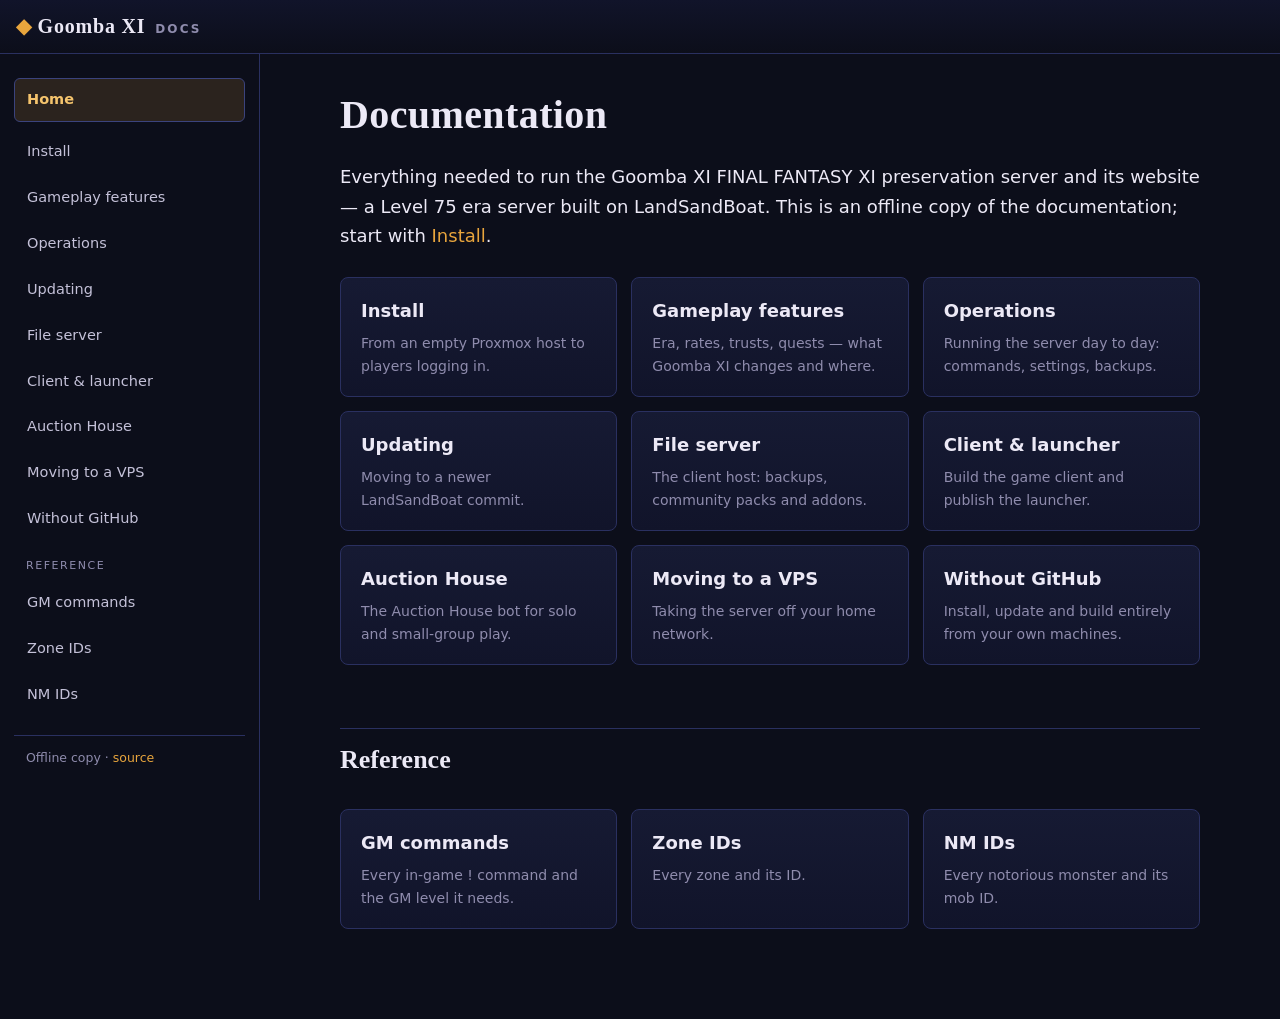
<file: docs-site/index.html>
<!doctype html>
<html lang="en">
<head>
<meta charset="utf-8">
<meta name="viewport" content="width=device-width, initial-scale=1">
<title>Documentation · Goomba XI docs</title>
<link rel="stylesheet" href="docs.css">
</head>
<body>
<input type="checkbox" id="nav-toggle" hidden>
<header class="topbar">
  <label for="nav-toggle" class="burger" aria-label="Menu"><span></span><span></span><span></span></label>
  <a class="brand" href="index.html"><span class="brand-mark" aria-hidden="true">◆</span> Goomba XI <small>docs</small></a>
</header>
<div class="layout">
  <nav class="sidebar" aria-label="Documentation">
    <a class="nav-link nav-home active" href="index.html">Home</a>
      <a class="nav-link" href="install.html">Install</a>
      <a class="nav-link" href="features.html">Gameplay features</a>
      <a class="nav-link" href="operations.html">Operations</a>
      <a class="nav-link" href="updating.html">Updating</a>
      <a class="nav-link" href="file-server.html">File server</a>
      <a class="nav-link" href="client-and-launcher.html">Client & launcher</a>
      <a class="nav-link" href="auction-house.html">Auction House</a>
      <a class="nav-link" href="moving-to-vps.html">Moving to a VPS</a>
      <a class="nav-link" href="without-github.html">Without GitHub</a>
      <div class="nav-group">Reference</div>
      <a class="nav-link" href="gm-commands.html">GM commands</a>
      <a class="nav-link" href="zone-ids.html">Zone IDs</a>
      <a class="nav-link" href="nm-ids.html">NM IDs</a>
    <div class="nav-foot">Offline copy · <a href="https://github.com/ricardo-monreal/goomba-xi-server" target="_blank" rel="noopener noreferrer">source</a></div>
  </nav>
  <label for="nav-toggle" class="scrim" aria-hidden="true"></label>
  <main class="content">
    <article>
      <h1 class="page-title">Documentation</h1>
    <p class="lede">Everything needed to run the Goomba XI FINAL FANTASY XI preservation server and its website &mdash; a Level&nbsp;75 era server built on LandSandBoat. This is an offline copy of the documentation; start with <a href="install.html">Install</a>.</p>
    <div class="cards">
      <a class="card" href="install.html">
        <h3>Install</h3>
        <p>From an empty Proxmox host to players logging in.</p>
      </a>
      <a class="card" href="features.html">
        <h3>Gameplay features</h3>
        <p>Era, rates, trusts, quests — what Goomba XI changes and where.</p>
      </a>
      <a class="card" href="operations.html">
        <h3>Operations</h3>
        <p>Running the server day to day: commands, settings, backups.</p>
      </a>
      <a class="card" href="updating.html">
        <h3>Updating</h3>
        <p>Moving to a newer LandSandBoat commit.</p>
      </a>
      <a class="card" href="file-server.html">
        <h3>File server</h3>
        <p>The client host: backups, community packs and addons.</p>
      </a>
      <a class="card" href="client-and-launcher.html">
        <h3>Client & launcher</h3>
        <p>Build the game client and publish the launcher.</p>
      </a>
      <a class="card" href="auction-house.html">
        <h3>Auction House</h3>
        <p>The Auction House bot for solo and small-group play.</p>
      </a>
      <a class="card" href="moving-to-vps.html">
        <h3>Moving to a VPS</h3>
        <p>Taking the server off your home network.</p>
      </a>
      <a class="card" href="without-github.html">
        <h3>Without GitHub</h3>
        <p>Install, update and build entirely from your own machines.</p>
      </a>
      <h2 class="card-group">Reference</h2>
      <a class="card" href="gm-commands.html">
        <h3>GM commands</h3>
        <p>Every in-game ! command and the GM level it needs.</p>
      </a>
      <a class="card" href="zone-ids.html">
        <h3>Zone IDs</h3>
        <p>Every zone and its ID.</p>
      </a>
      <a class="card" href="nm-ids.html">
        <h3>NM IDs</h3>
        <p>Every notorious monster and its mob ID.</p>
      </a>
    </div>
    </article>
  </main>
</div>
</body>
</html>
</file>
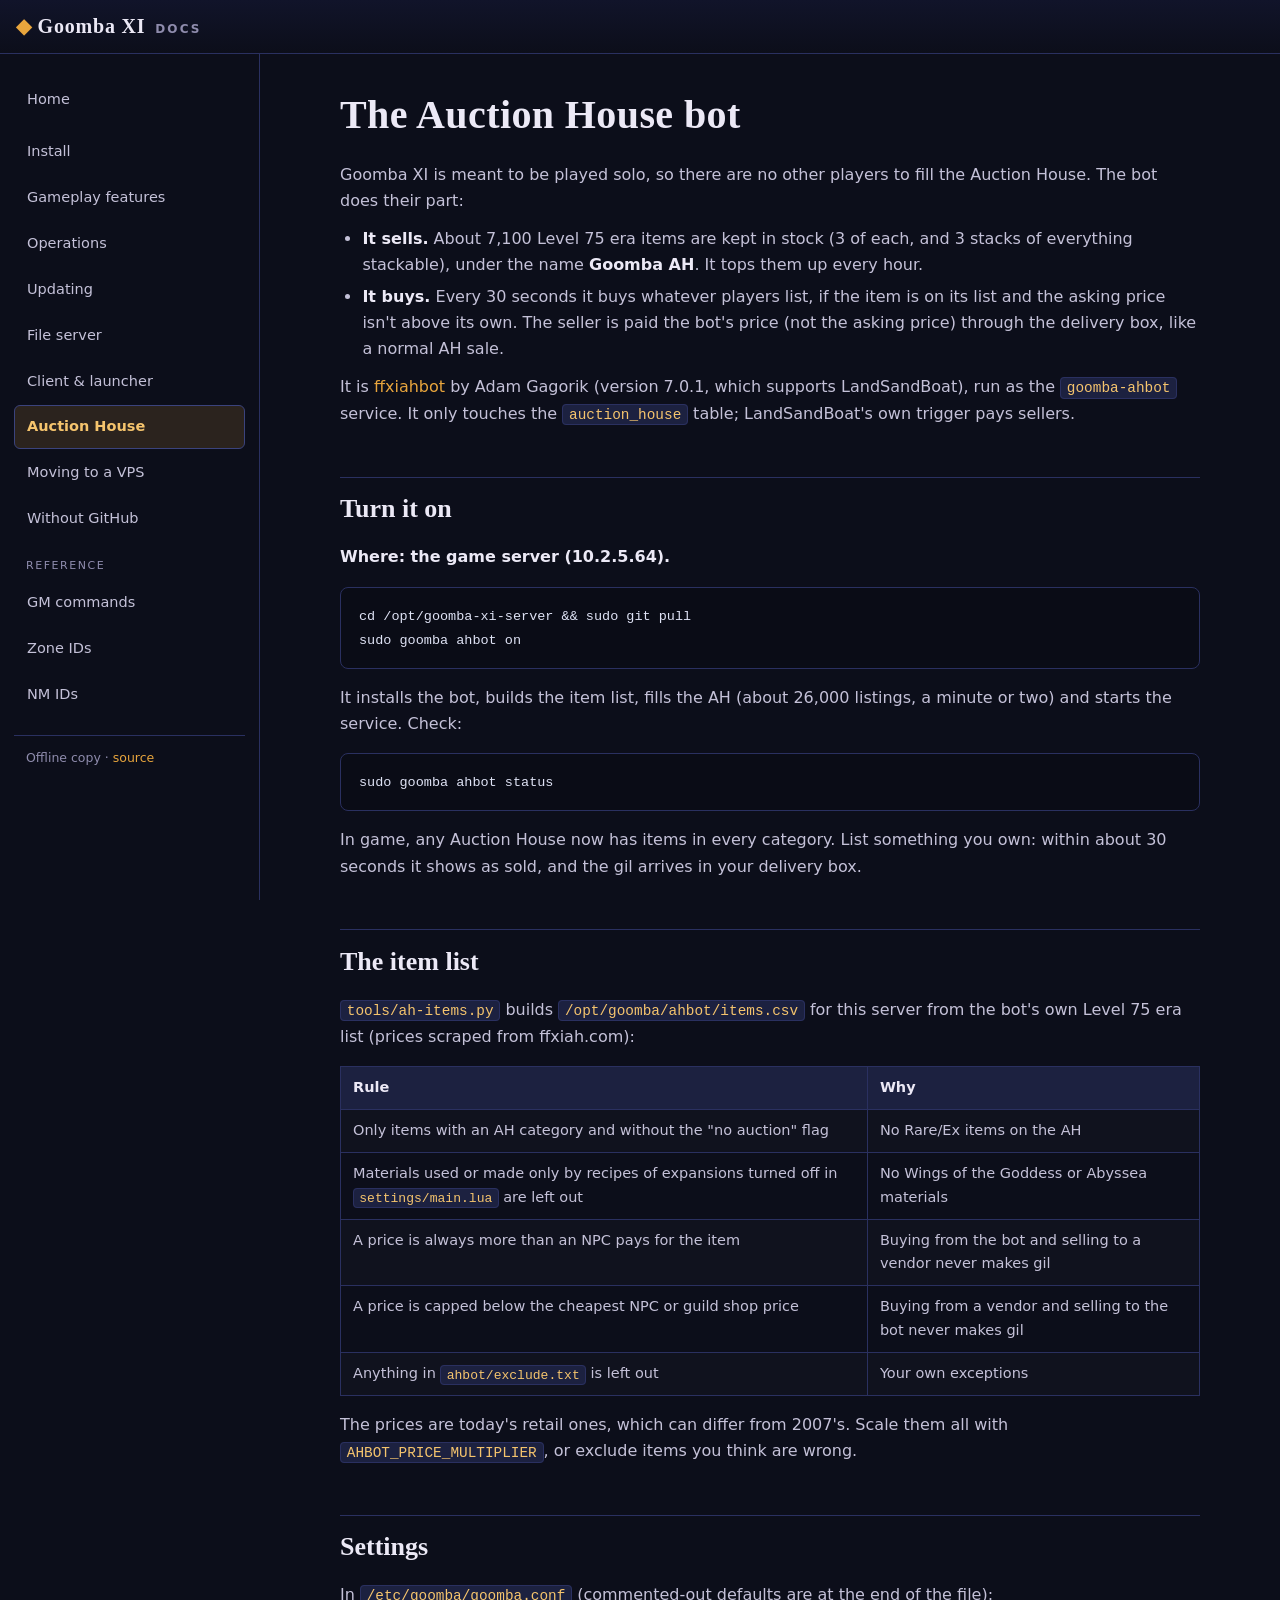
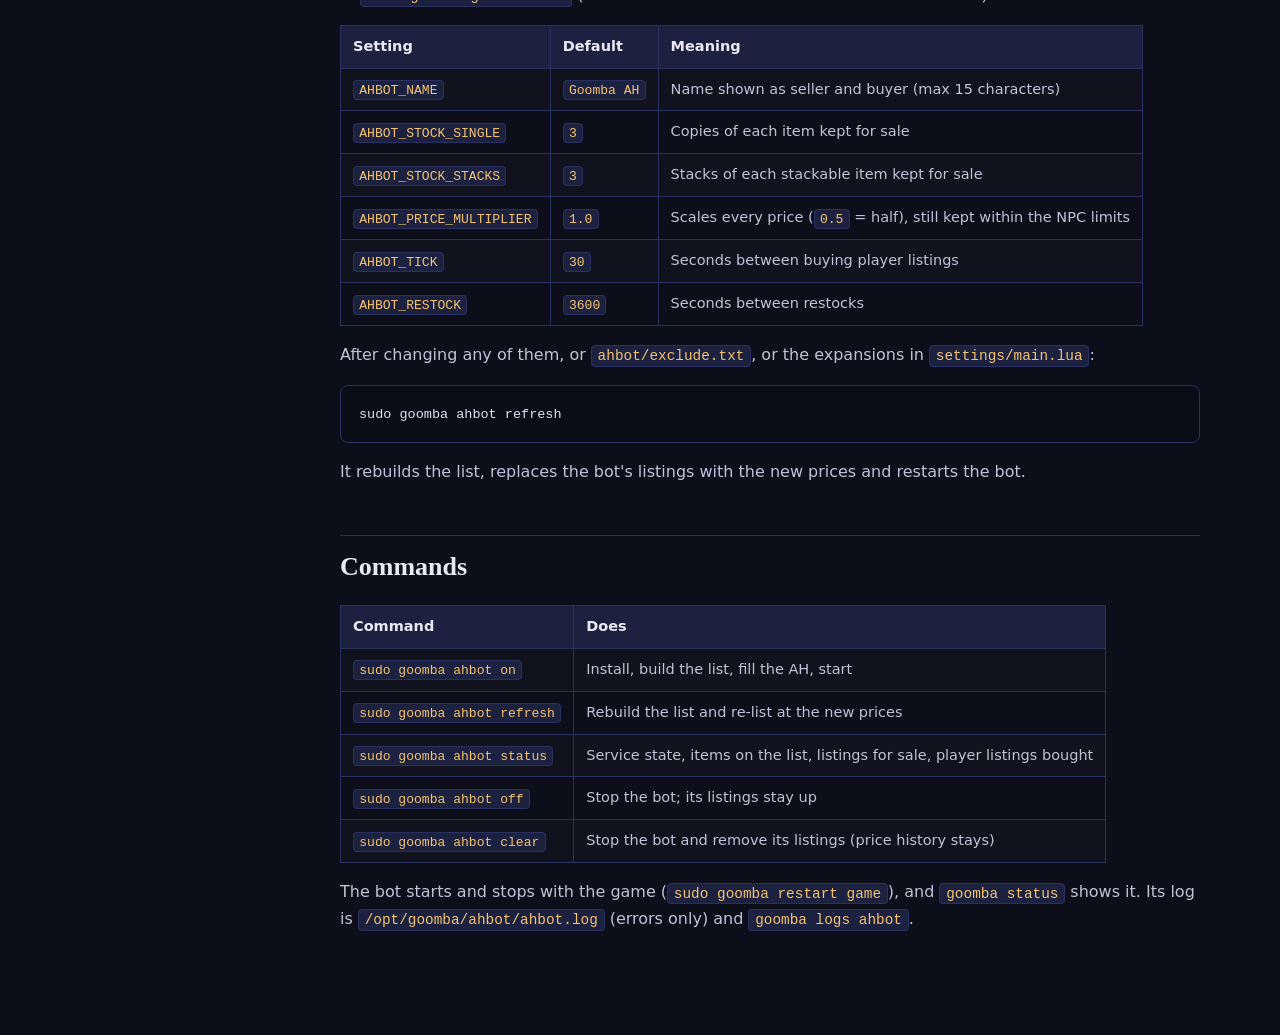
<file: docs-site/auction-house.html>
<!doctype html>
<html lang="en">
<head>
<meta charset="utf-8">
<meta name="viewport" content="width=device-width, initial-scale=1">
<title>The Auction House bot · Goomba XI docs</title>
<link rel="stylesheet" href="docs.css">
</head>
<body>
<input type="checkbox" id="nav-toggle" hidden>
<header class="topbar">
  <label for="nav-toggle" class="burger" aria-label="Menu"><span></span><span></span><span></span></label>
  <a class="brand" href="index.html"><span class="brand-mark" aria-hidden="true">◆</span> Goomba XI <small>docs</small></a>
</header>
<div class="layout">
  <nav class="sidebar" aria-label="Documentation">
    <a class="nav-link nav-home" href="index.html">Home</a>
      <a class="nav-link" href="install.html">Install</a>
      <a class="nav-link" href="features.html">Gameplay features</a>
      <a class="nav-link" href="operations.html">Operations</a>
      <a class="nav-link" href="updating.html">Updating</a>
      <a class="nav-link" href="file-server.html">File server</a>
      <a class="nav-link" href="client-and-launcher.html">Client & launcher</a>
      <a class="nav-link active" href="auction-house.html">Auction House</a>
      <a class="nav-link" href="moving-to-vps.html">Moving to a VPS</a>
      <a class="nav-link" href="without-github.html">Without GitHub</a>
      <div class="nav-group">Reference</div>
      <a class="nav-link" href="gm-commands.html">GM commands</a>
      <a class="nav-link" href="zone-ids.html">Zone IDs</a>
      <a class="nav-link" href="nm-ids.html">NM IDs</a>
    <div class="nav-foot">Offline copy · <a href="https://github.com/ricardo-monreal/goomba-xi-server" target="_blank" rel="noopener noreferrer">source</a></div>
  </nav>
  <label for="nav-toggle" class="scrim" aria-hidden="true"></label>
  <main class="content">
    <article>
      <h1 class="page-title">The Auction House bot</h1>
<p>Goomba XI is meant to be played solo, so there are no other players to fill the Auction House. The bot does their part:</p>
<ul>
<li><strong>It sells.</strong> About 7,100 Level 75 era items are kept in stock (3 of each, and 3 stacks of everything stackable), under the name <strong>Goomba AH</strong>. It tops them up every hour.</li>
<li><strong>It buys.</strong> Every 30 seconds it buys whatever players list, if the item is on its list and the asking price isn&#39;t above its own. The seller is paid the bot&#39;s price (not the asking price) through the delivery box, like a normal AH sale.</li>
</ul>
<p>It is <a href="https://github.com/AdamGagorik/ffxiahbot" target="_blank" rel="noopener noreferrer">ffxiahbot</a> by Adam Gagorik (version 7.0.1, which supports LandSandBoat), run as the <code>goomba-ahbot</code> service. It only touches the <code>auction_house</code> table; LandSandBoat&#39;s own trigger pays sellers.</p>
<h2 id="turn-it-on">Turn it on</h2>
<p><strong>Where: the game server (10.2.5.64).</strong></p>
<pre><code class="language-bash">cd /opt/goomba-xi-server &amp;&amp; sudo git pull
sudo goomba ahbot on
</code></pre>
<p>It installs the bot, builds the item list, fills the AH (about 26,000 listings, a minute or two) and starts the service. Check:</p>
<pre><code class="language-bash">sudo goomba ahbot status
</code></pre>
<p>In game, any Auction House now has items in every category. List something you own: within about 30 seconds it shows as sold, and the gil arrives in your delivery box.</p>
<h2 id="the-item-list">The item list</h2>
<p><code>tools/ah-items.py</code> builds <code>/opt/goomba/ahbot/items.csv</code> for this server from the bot&#39;s own Level 75 era list (prices scraped from ffxiah.com):</p>
<table>
<thead>
<tr>
<th>Rule</th>
<th>Why</th>
</tr>
</thead>
<tbody><tr>
<td>Only items with an AH category and without the &quot;no auction&quot; flag</td>
<td>No Rare/Ex items on the AH</td>
</tr>
<tr>
<td>Materials used or made only by recipes of expansions turned off in <code>settings/main.lua</code> are left out</td>
<td>No Wings of the Goddess or Abyssea materials</td>
</tr>
<tr>
<td>A price is always more than an NPC pays for the item</td>
<td>Buying from the bot and selling to a vendor never makes gil</td>
</tr>
<tr>
<td>A price is capped below the cheapest NPC or guild shop price</td>
<td>Buying from a vendor and selling to the bot never makes gil</td>
</tr>
<tr>
<td>Anything in <code>ahbot/exclude.txt</code> is left out</td>
<td>Your own exceptions</td>
</tr>
</tbody></table>
<p>The prices are today&#39;s retail ones, which can differ from 2007&#39;s. Scale them all with <code>AHBOT_PRICE_MULTIPLIER</code>, or exclude items you think are wrong.</p>
<h2 id="settings">Settings</h2>
<p>In <code>/etc/goomba/goomba.conf</code> (commented-out defaults are at the end of the file):</p>
<table>
<thead>
<tr>
<th>Setting</th>
<th>Default</th>
<th>Meaning</th>
</tr>
</thead>
<tbody><tr>
<td><code>AHBOT_NAME</code></td>
<td><code>Goomba AH</code></td>
<td>Name shown as seller and buyer (max 15 characters)</td>
</tr>
<tr>
<td><code>AHBOT_STOCK_SINGLE</code></td>
<td><code>3</code></td>
<td>Copies of each item kept for sale</td>
</tr>
<tr>
<td><code>AHBOT_STOCK_STACKS</code></td>
<td><code>3</code></td>
<td>Stacks of each stackable item kept for sale</td>
</tr>
<tr>
<td><code>AHBOT_PRICE_MULTIPLIER</code></td>
<td><code>1.0</code></td>
<td>Scales every price (<code>0.5</code> = half), still kept within the NPC limits</td>
</tr>
<tr>
<td><code>AHBOT_TICK</code></td>
<td><code>30</code></td>
<td>Seconds between buying player listings</td>
</tr>
<tr>
<td><code>AHBOT_RESTOCK</code></td>
<td><code>3600</code></td>
<td>Seconds between restocks</td>
</tr>
</tbody></table>
<p>After changing any of them, or <code>ahbot/exclude.txt</code>, or the expansions in <code>settings/main.lua</code>:</p>
<pre><code class="language-bash">sudo goomba ahbot refresh
</code></pre>
<p>It rebuilds the list, replaces the bot&#39;s listings with the new prices and restarts the bot.</p>
<h2 id="commands">Commands</h2>
<table>
<thead>
<tr>
<th>Command</th>
<th>Does</th>
</tr>
</thead>
<tbody><tr>
<td><code>sudo goomba ahbot on</code></td>
<td>Install, build the list, fill the AH, start</td>
</tr>
<tr>
<td><code>sudo goomba ahbot refresh</code></td>
<td>Rebuild the list and re-list at the new prices</td>
</tr>
<tr>
<td><code>sudo goomba ahbot status</code></td>
<td>Service state, items on the list, listings for sale, player listings bought</td>
</tr>
<tr>
<td><code>sudo goomba ahbot off</code></td>
<td>Stop the bot; its listings stay up</td>
</tr>
<tr>
<td><code>sudo goomba ahbot clear</code></td>
<td>Stop the bot and remove its listings (price history stays)</td>
</tr>
</tbody></table>
<p>The bot starts and stops with the game (<code>sudo goomba restart game</code>), and <code>goomba status</code> shows it. Its log is <code>/opt/goomba/ahbot/ahbot.log</code> (errors only) and <code>goomba logs ahbot</code>.</p>

    </article>
  </main>
</div>
</body>
</html>
</file>
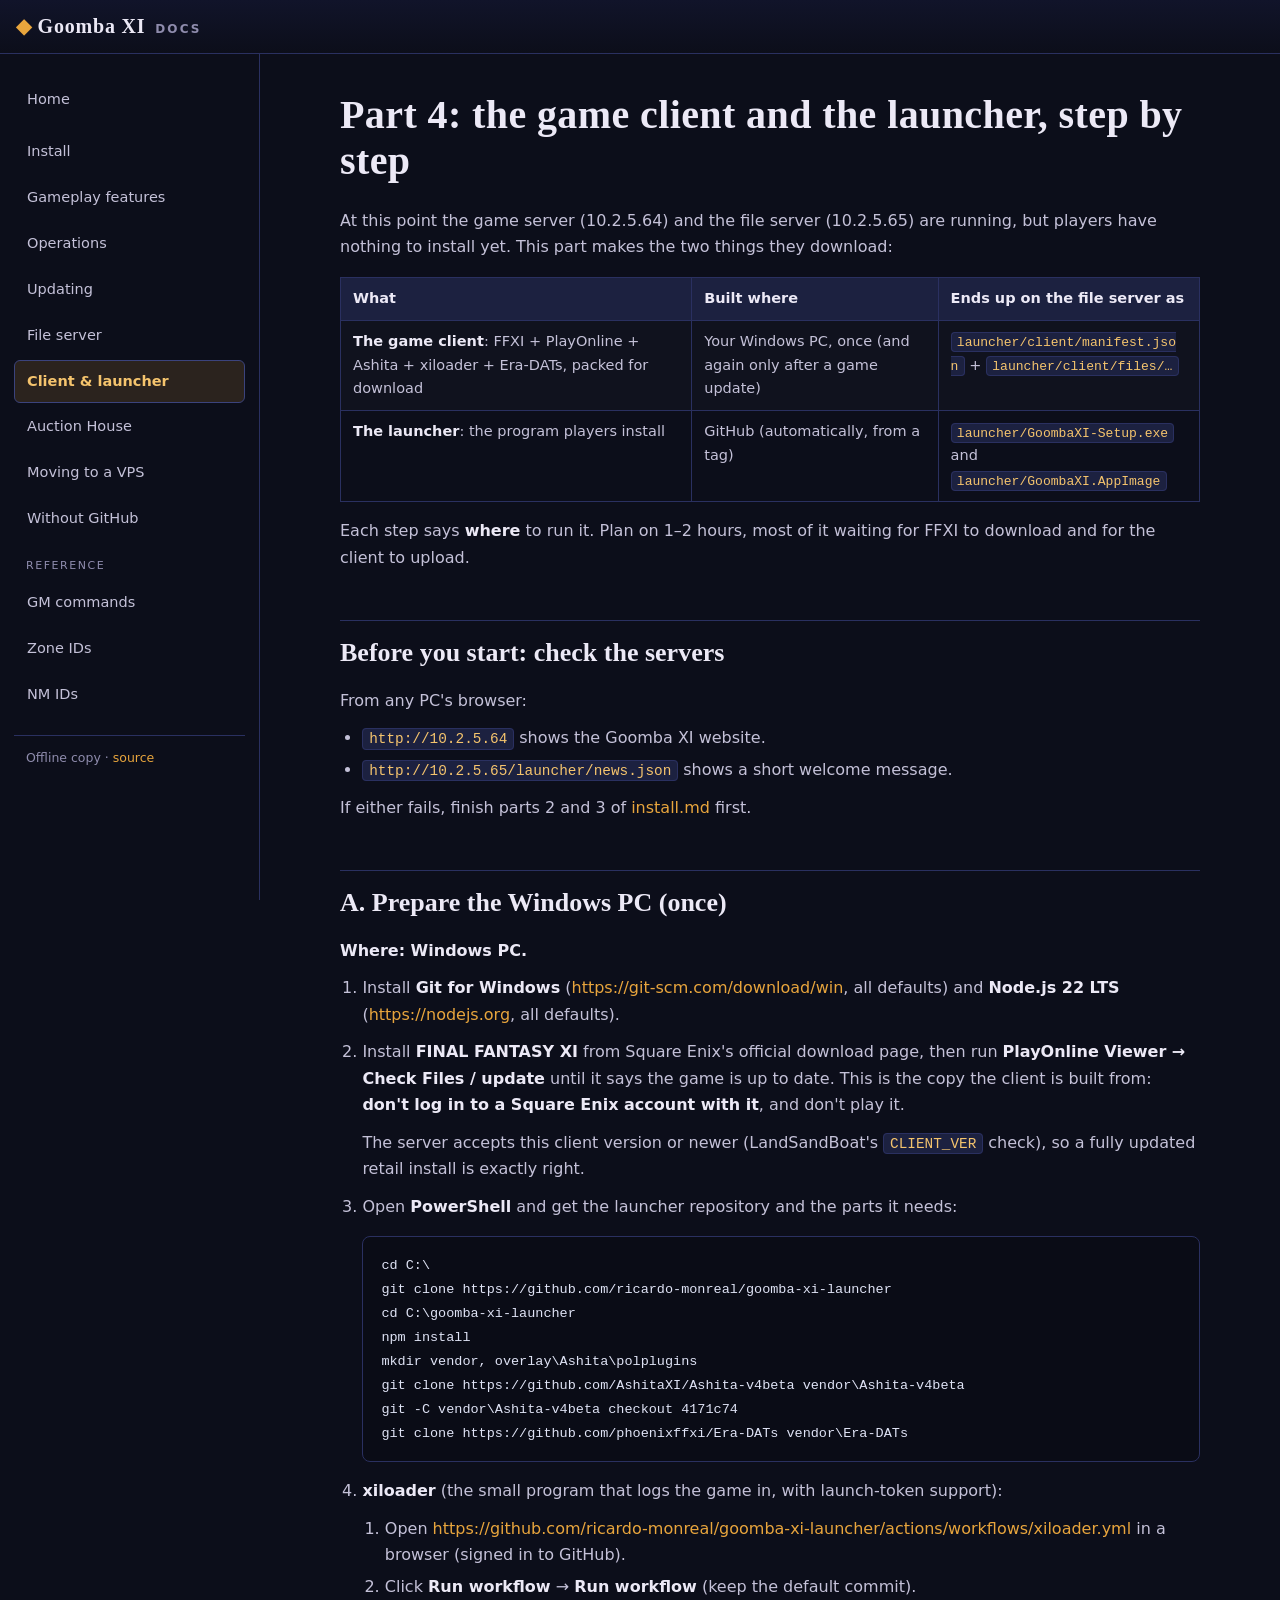
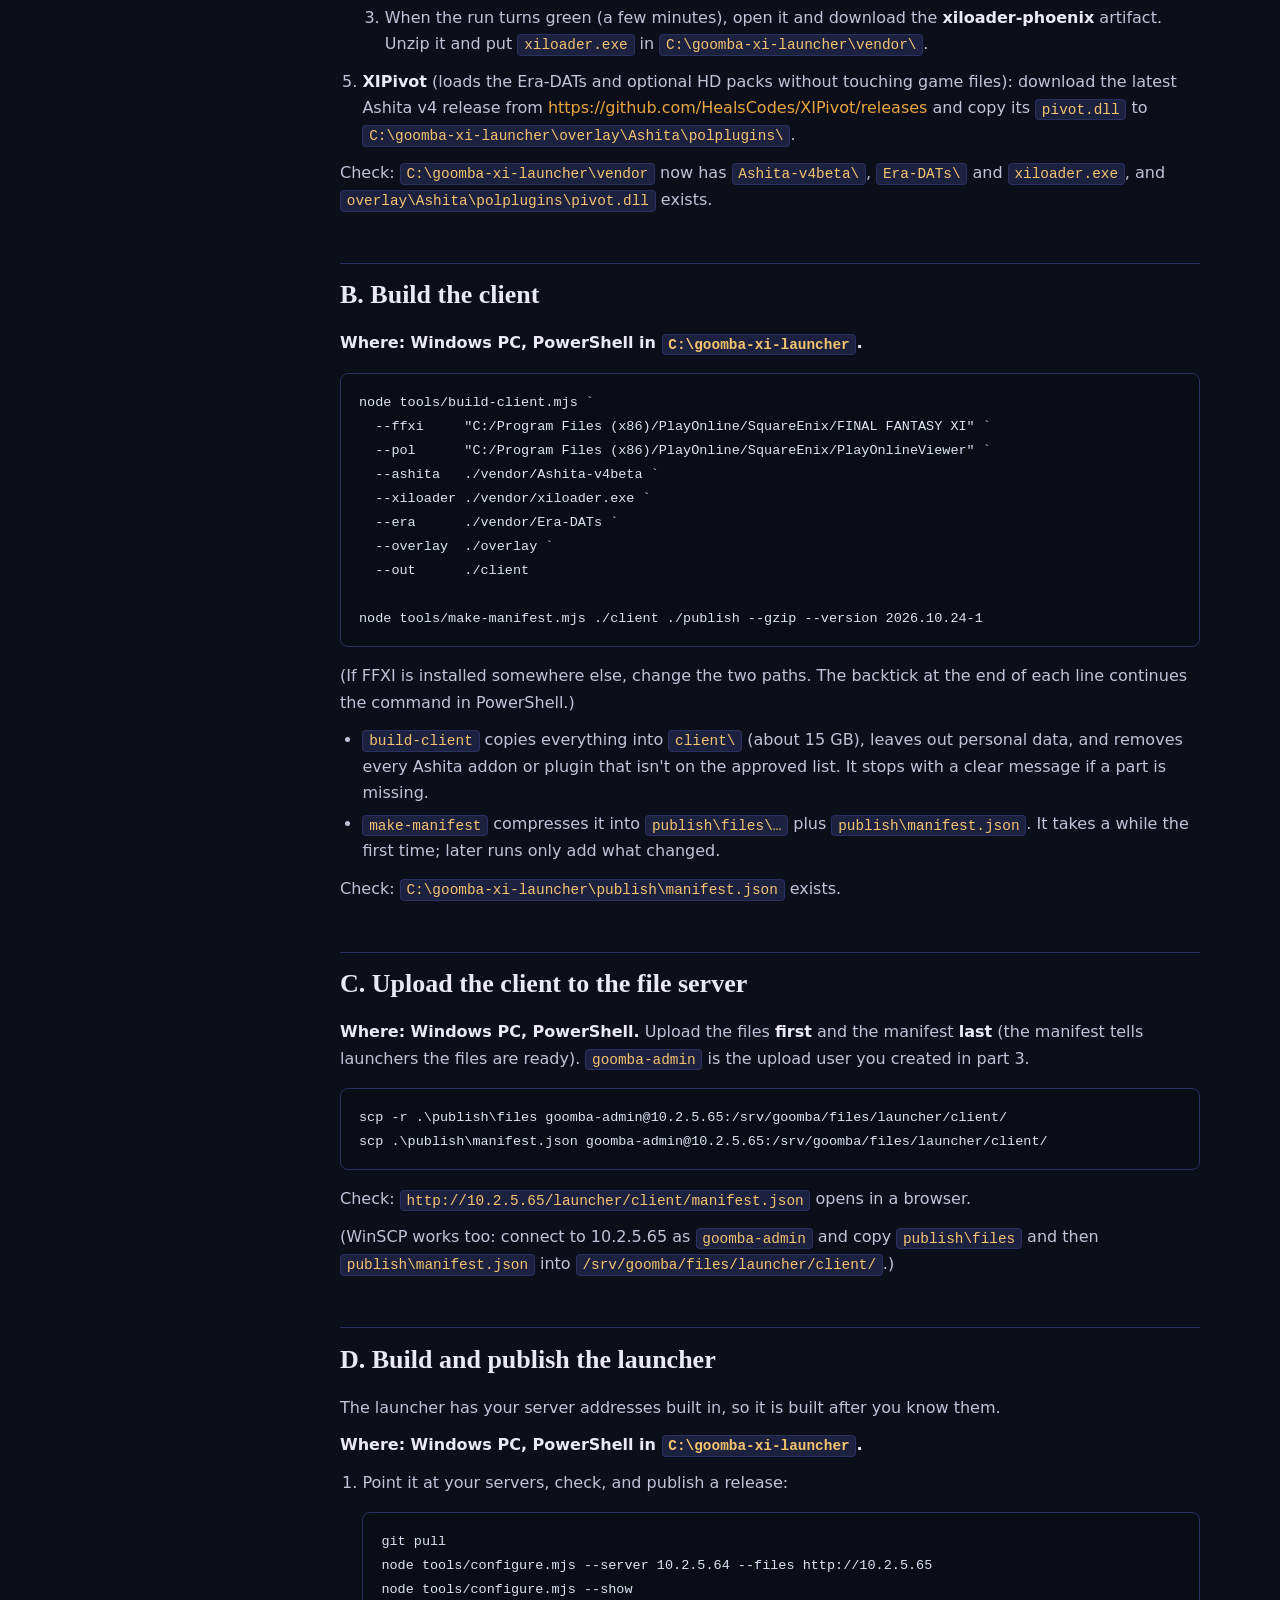
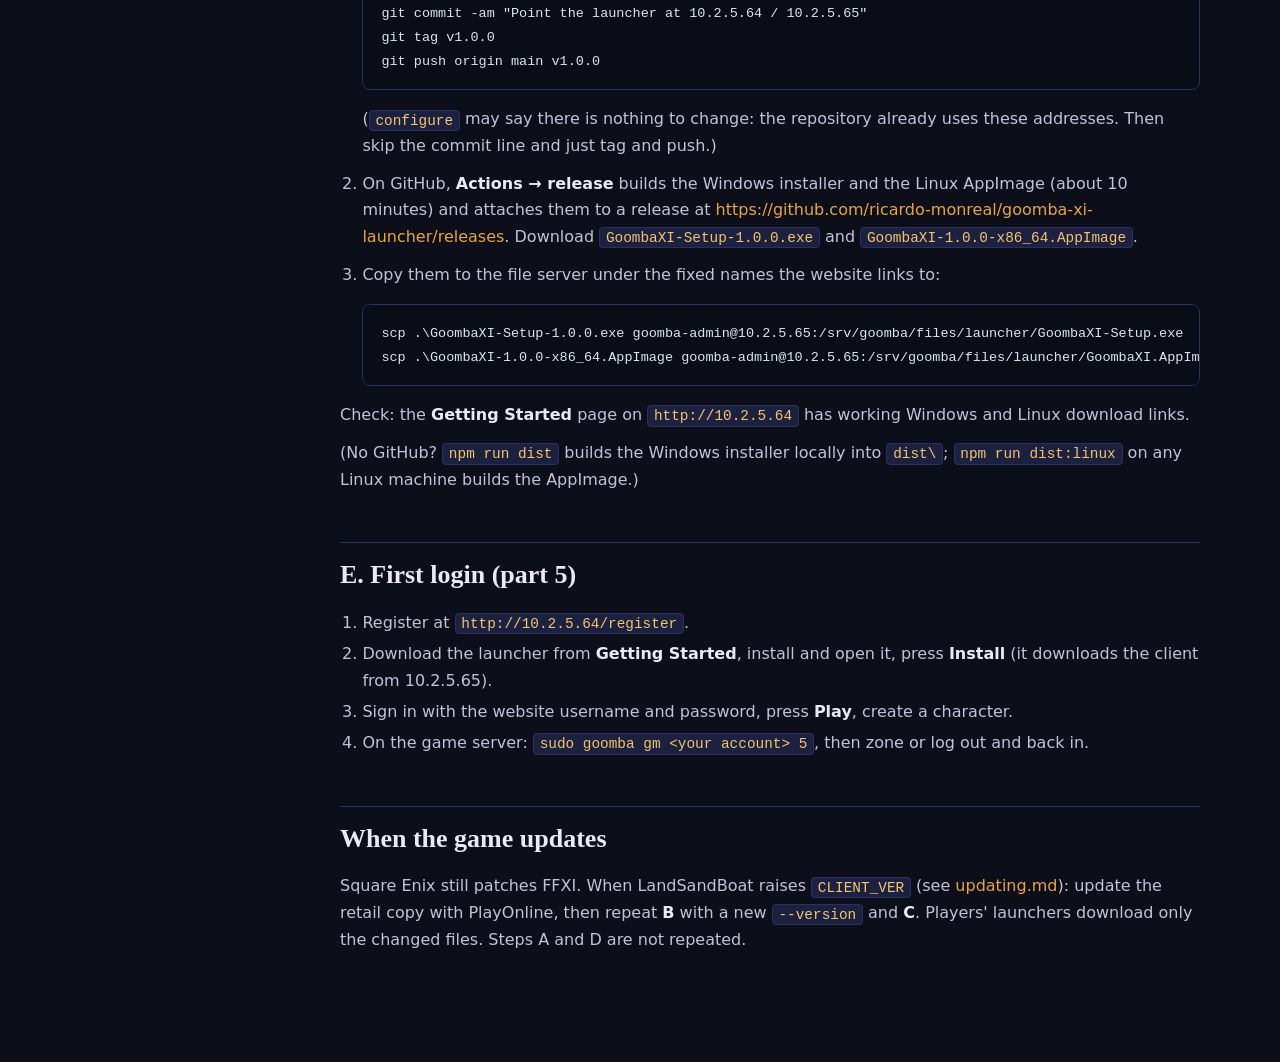
<file: docs-site/client-and-launcher.html>
<!doctype html>
<html lang="en">
<head>
<meta charset="utf-8">
<meta name="viewport" content="width=device-width, initial-scale=1">
<title>Part 4: the game client and the launcher, step by step · Goomba XI docs</title>
<link rel="stylesheet" href="docs.css">
</head>
<body>
<input type="checkbox" id="nav-toggle" hidden>
<header class="topbar">
  <label for="nav-toggle" class="burger" aria-label="Menu"><span></span><span></span><span></span></label>
  <a class="brand" href="index.html"><span class="brand-mark" aria-hidden="true">◆</span> Goomba XI <small>docs</small></a>
</header>
<div class="layout">
  <nav class="sidebar" aria-label="Documentation">
    <a class="nav-link nav-home" href="index.html">Home</a>
      <a class="nav-link" href="install.html">Install</a>
      <a class="nav-link" href="features.html">Gameplay features</a>
      <a class="nav-link" href="operations.html">Operations</a>
      <a class="nav-link" href="updating.html">Updating</a>
      <a class="nav-link" href="file-server.html">File server</a>
      <a class="nav-link active" href="client-and-launcher.html">Client & launcher</a>
      <a class="nav-link" href="auction-house.html">Auction House</a>
      <a class="nav-link" href="moving-to-vps.html">Moving to a VPS</a>
      <a class="nav-link" href="without-github.html">Without GitHub</a>
      <div class="nav-group">Reference</div>
      <a class="nav-link" href="gm-commands.html">GM commands</a>
      <a class="nav-link" href="zone-ids.html">Zone IDs</a>
      <a class="nav-link" href="nm-ids.html">NM IDs</a>
    <div class="nav-foot">Offline copy · <a href="https://github.com/ricardo-monreal/goomba-xi-server" target="_blank" rel="noopener noreferrer">source</a></div>
  </nav>
  <label for="nav-toggle" class="scrim" aria-hidden="true"></label>
  <main class="content">
    <article>
      <h1 class="page-title">Part 4: the game client and the launcher, step by step</h1>
<p>At this point the game server (10.2.5.64) and the file server (10.2.5.65) are running, but players have nothing to install yet. This part makes the two things they download:</p>
<table>
<thead>
<tr>
<th>What</th>
<th>Built where</th>
<th>Ends up on the file server as</th>
</tr>
</thead>
<tbody><tr>
<td><strong>The game client</strong>: FFXI + PlayOnline + Ashita + xiloader + Era-DATs, packed for download</td>
<td>Your Windows PC, once (and again only after a game update)</td>
<td><code>launcher/client/manifest.json</code> + <code>launcher/client/files/…</code></td>
</tr>
<tr>
<td><strong>The launcher</strong>: the program players install</td>
<td>GitHub (automatically, from a tag)</td>
<td><code>launcher/GoombaXI-Setup.exe</code> and <code>launcher/GoombaXI.AppImage</code></td>
</tr>
</tbody></table>
<p>Each step says <strong>where</strong> to run it. Plan on 1–2 hours, most of it waiting for FFXI to download and for the client to upload.</p>
<h2 id="before-you-start-check-the-servers">Before you start: check the servers</h2>
<p>From any PC&#39;s browser:</p>
<ul>
<li><code>http://10.2.5.64</code> shows the Goomba XI website.</li>
<li><code>http://10.2.5.65/launcher/news.json</code> shows a short welcome message.</li>
</ul>
<p>If either fails, finish parts 2 and 3 of <a href="install.html">install.md</a> first.</p>
<h2 id="a-prepare-the-windows-pc-once">A. Prepare the Windows PC (once)</h2>
<p><strong>Where: Windows PC.</strong></p>
<ol>
<li><p>Install <strong>Git for Windows</strong> (<a href="https://git-scm.com/download/win" target="_blank" rel="noopener noreferrer">https://git-scm.com/download/win</a>, all defaults) and <strong>Node.js 22 LTS</strong> (<a href="https://nodejs.org" target="_blank" rel="noopener noreferrer">https://nodejs.org</a>, all defaults).</p>
</li>
<li><p>Install <strong>FINAL FANTASY XI</strong> from Square Enix&#39;s official download page, then run <strong>PlayOnline Viewer → Check Files / update</strong> until it says the game is up to date. This is the copy the client is built from: <strong>don&#39;t log in to a Square Enix account with it</strong>, and don&#39;t play it.</p>
<p>The server accepts this client version or newer (LandSandBoat&#39;s <code>CLIENT_VER</code> check), so a fully updated retail install is exactly right.</p>
</li>
<li><p>Open <strong>PowerShell</strong> and get the launcher repository and the parts it needs:</p>
<pre><code class="language-powershell">cd C:\
git clone https://github.com/ricardo-monreal/goomba-xi-launcher
cd C:\goomba-xi-launcher
npm install
mkdir vendor, overlay\Ashita\polplugins
git clone https://github.com/AshitaXI/Ashita-v4beta vendor\Ashita-v4beta
git -C vendor\Ashita-v4beta checkout 4171c74
git clone https://github.com/phoenixffxi/Era-DATs vendor\Era-DATs
</code></pre>
</li>
<li><p><strong>xiloader</strong> (the small program that logs the game in, with launch-token support):</p>
<ol>
<li>Open <a href="https://github.com/ricardo-monreal/goomba-xi-launcher/actions/workflows/xiloader.yml" target="_blank" rel="noopener noreferrer">https://github.com/ricardo-monreal/goomba-xi-launcher/actions/workflows/xiloader.yml</a> in a browser (signed in to GitHub).</li>
<li>Click <strong>Run workflow</strong> → <strong>Run workflow</strong> (keep the default commit).</li>
<li>When the run turns green (a few minutes), open it and download the <strong>xiloader-phoenix</strong> artifact. Unzip it and put <code>xiloader.exe</code> in <code>C:\goomba-xi-launcher\vendor\</code>.</li>
</ol>
</li>
<li><p><strong>XIPivot</strong> (loads the Era-DATs and optional HD packs without touching game files): download the latest Ashita v4 release from <a href="https://github.com/HealsCodes/XIPivot/releases" target="_blank" rel="noopener noreferrer">https://github.com/HealsCodes/XIPivot/releases</a> and copy its <code>pivot.dll</code> to <code>C:\goomba-xi-launcher\overlay\Ashita\polplugins\</code>.</p>
</li>
</ol>
<p>Check: <code>C:\goomba-xi-launcher\vendor</code> now has <code>Ashita-v4beta\</code>, <code>Era-DATs\</code> and <code>xiloader.exe</code>, and <code>overlay\Ashita\polplugins\pivot.dll</code> exists.</p>
<h2 id="b-build-the-client">B. Build the client</h2>
<p><strong>Where: Windows PC, PowerShell in <code>C:\goomba-xi-launcher</code>.</strong></p>
<pre><code class="language-powershell">node tools/build-client.mjs `
  --ffxi     &quot;C:/Program Files (x86)/PlayOnline/SquareEnix/FINAL FANTASY XI&quot; `
  --pol      &quot;C:/Program Files (x86)/PlayOnline/SquareEnix/PlayOnlineViewer&quot; `
  --ashita   ./vendor/Ashita-v4beta `
  --xiloader ./vendor/xiloader.exe `
  --era      ./vendor/Era-DATs `
  --overlay  ./overlay `
  --out      ./client

node tools/make-manifest.mjs ./client ./publish --gzip --version 2026.10.24-1
</code></pre>
<p>(If FFXI is installed somewhere else, change the two paths. The backtick at the end of each line continues the command in PowerShell.)</p>
<ul>
<li><code>build-client</code> copies everything into <code>client\</code> (about 15 GB), leaves out personal data, and removes every Ashita addon or plugin that isn&#39;t on the approved list. It stops with a clear message if a part is missing.</li>
<li><code>make-manifest</code> compresses it into <code>publish\files\…</code> plus <code>publish\manifest.json</code>. It takes a while the first time; later runs only add what changed.</li>
</ul>
<p>Check: <code>C:\goomba-xi-launcher\publish\manifest.json</code> exists.</p>
<h2 id="c-upload-the-client-to-the-file-server">C. Upload the client to the file server</h2>
<p><strong>Where: Windows PC, PowerShell.</strong> Upload the files <strong>first</strong> and the manifest <strong>last</strong> (the manifest tells launchers the files are ready). <code>goomba-admin</code> is the upload user you created in part 3.</p>
<pre><code class="language-powershell">scp -r .\publish\files goomba-admin@10.2.5.65:/srv/goomba/files/launcher/client/
scp .\publish\manifest.json goomba-admin@10.2.5.65:/srv/goomba/files/launcher/client/
</code></pre>
<p>Check: <code>http://10.2.5.65/launcher/client/manifest.json</code> opens in a browser.</p>
<p>(WinSCP works too: connect to 10.2.5.65 as <code>goomba-admin</code> and copy <code>publish\files</code> and then <code>publish\manifest.json</code> into <code>/srv/goomba/files/launcher/client/</code>.)</p>
<h2 id="d-build-and-publish-the-launcher">D. Build and publish the launcher</h2>
<p>The launcher has your server addresses built in, so it is built after you know them.</p>
<p><strong>Where: Windows PC, PowerShell in <code>C:\goomba-xi-launcher</code>.</strong></p>
<ol>
<li><p>Point it at your servers, check, and publish a release:</p>
<pre><code class="language-powershell">git pull
node tools/configure.mjs --server 10.2.5.64 --files http://10.2.5.65
node tools/configure.mjs --show
git commit -am &quot;Point the launcher at 10.2.5.64 / 10.2.5.65&quot;
git tag v1.0.0
git push origin main v1.0.0
</code></pre>
<p>(<code>configure</code> may say there is nothing to change: the repository already uses these addresses. Then skip the commit line and just tag and push.)</p>
</li>
<li><p>On GitHub, <strong>Actions → release</strong> builds the Windows installer and the Linux AppImage (about 10 minutes) and attaches them to a release at <a href="https://github.com/ricardo-monreal/goomba-xi-launcher/releases" target="_blank" rel="noopener noreferrer">https://github.com/ricardo-monreal/goomba-xi-launcher/releases</a>. Download <code>GoombaXI-Setup-1.0.0.exe</code> and <code>GoombaXI-1.0.0-x86_64.AppImage</code>.</p>
</li>
<li><p>Copy them to the file server under the fixed names the website links to:</p>
<pre><code class="language-powershell">scp .\GoombaXI-Setup-1.0.0.exe goomba-admin@10.2.5.65:/srv/goomba/files/launcher/GoombaXI-Setup.exe
scp .\GoombaXI-1.0.0-x86_64.AppImage goomba-admin@10.2.5.65:/srv/goomba/files/launcher/GoombaXI.AppImage
</code></pre>
</li>
</ol>
<p>Check: the <strong>Getting Started</strong> page on <code>http://10.2.5.64</code> has working Windows and Linux download links.</p>
<p>(No GitHub? <code>npm run dist</code> builds the Windows installer locally into <code>dist\</code>; <code>npm run dist:linux</code> on any Linux machine builds the AppImage.)</p>
<h2 id="e-first-login-part-5">E. First login (part 5)</h2>
<ol>
<li>Register at <code>http://10.2.5.64/register</code>.</li>
<li>Download the launcher from <strong>Getting Started</strong>, install and open it, press <strong>Install</strong> (it downloads the client from 10.2.5.65).</li>
<li>Sign in with the website username and password, press <strong>Play</strong>, create a character.</li>
<li>On the game server: <code>sudo goomba gm &lt;your account&gt; 5</code>, then zone or log out and back in.</li>
</ol>
<h2 id="when-the-game-updates">When the game updates</h2>
<p>Square Enix still patches FFXI. When LandSandBoat raises <code>CLIENT_VER</code> (see <a href="updating.html">updating.md</a>): update the retail copy with PlayOnline, then repeat <strong>B</strong> with a new <code>--version</code> and <strong>C</strong>. Players&#39; launchers download only the changed files. Steps A and D are not repeated.</p>

    </article>
  </main>
</div>
</body>
</html>
</file>
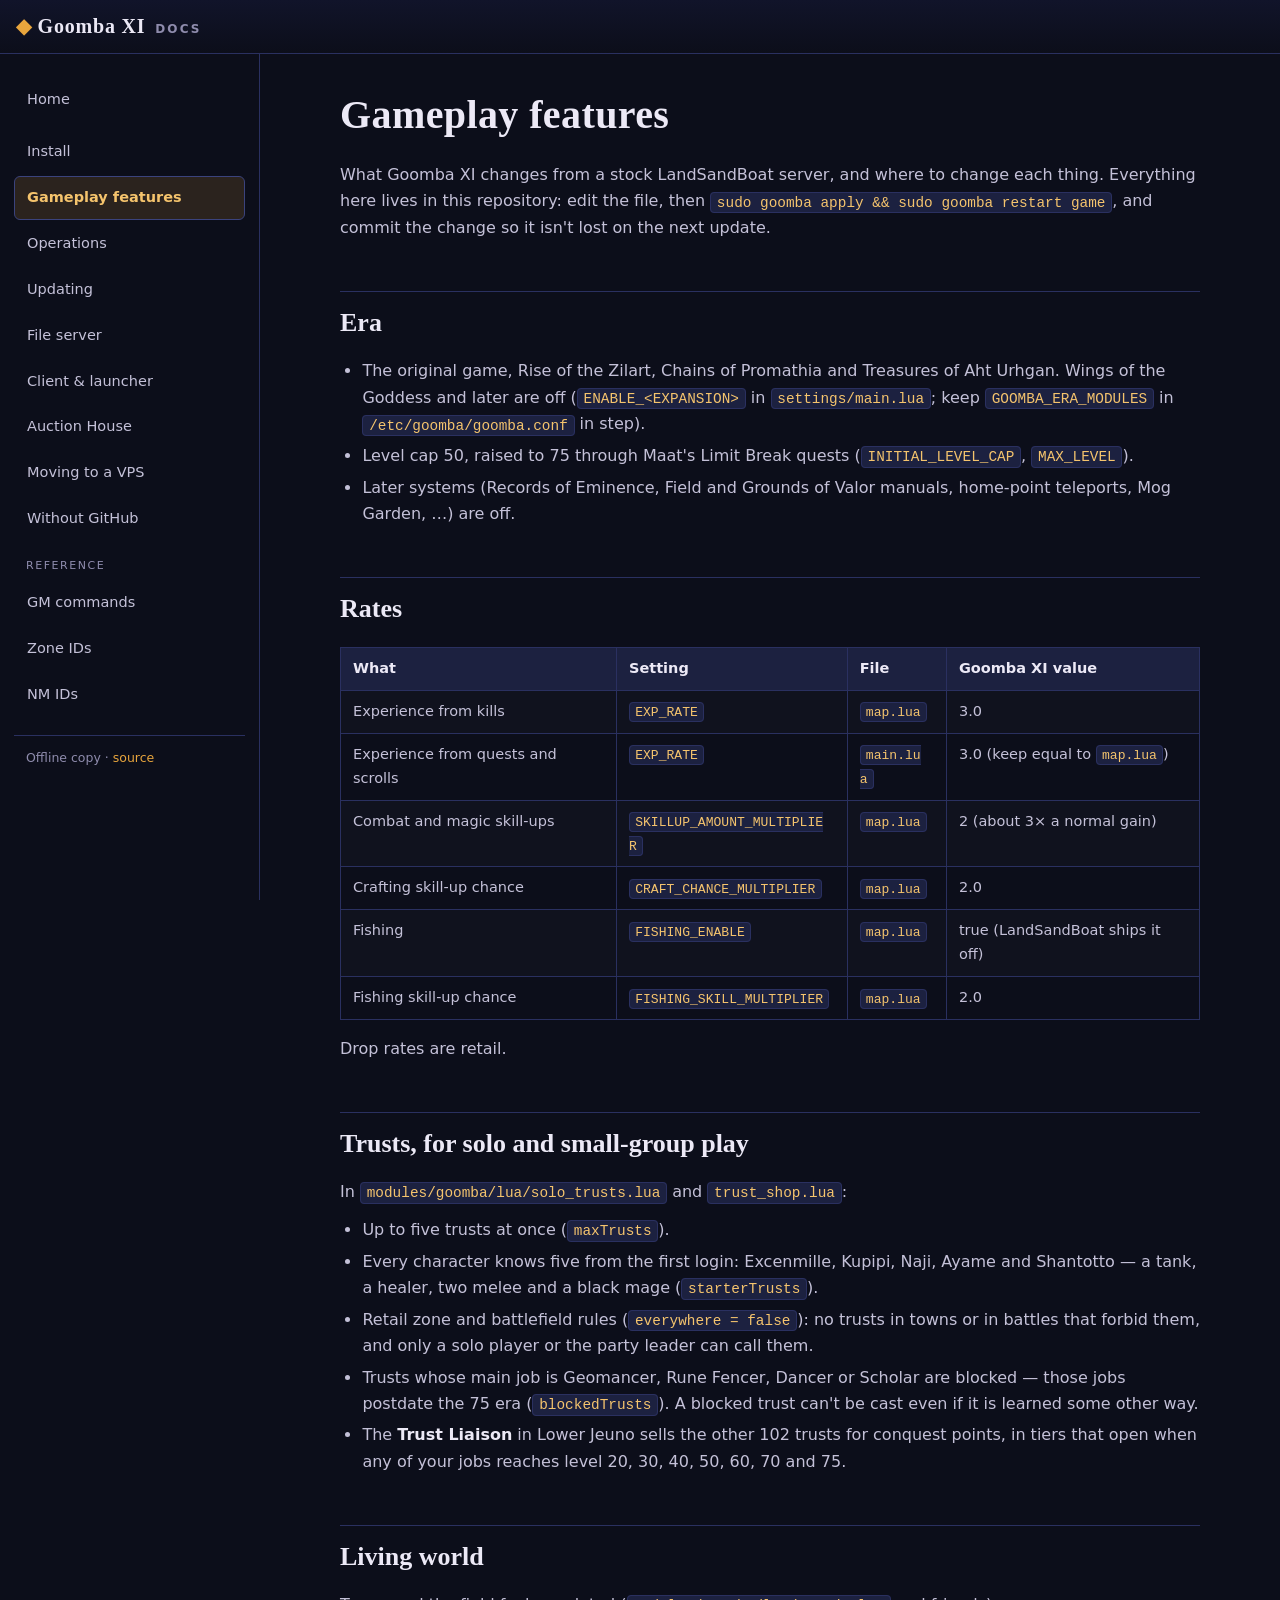
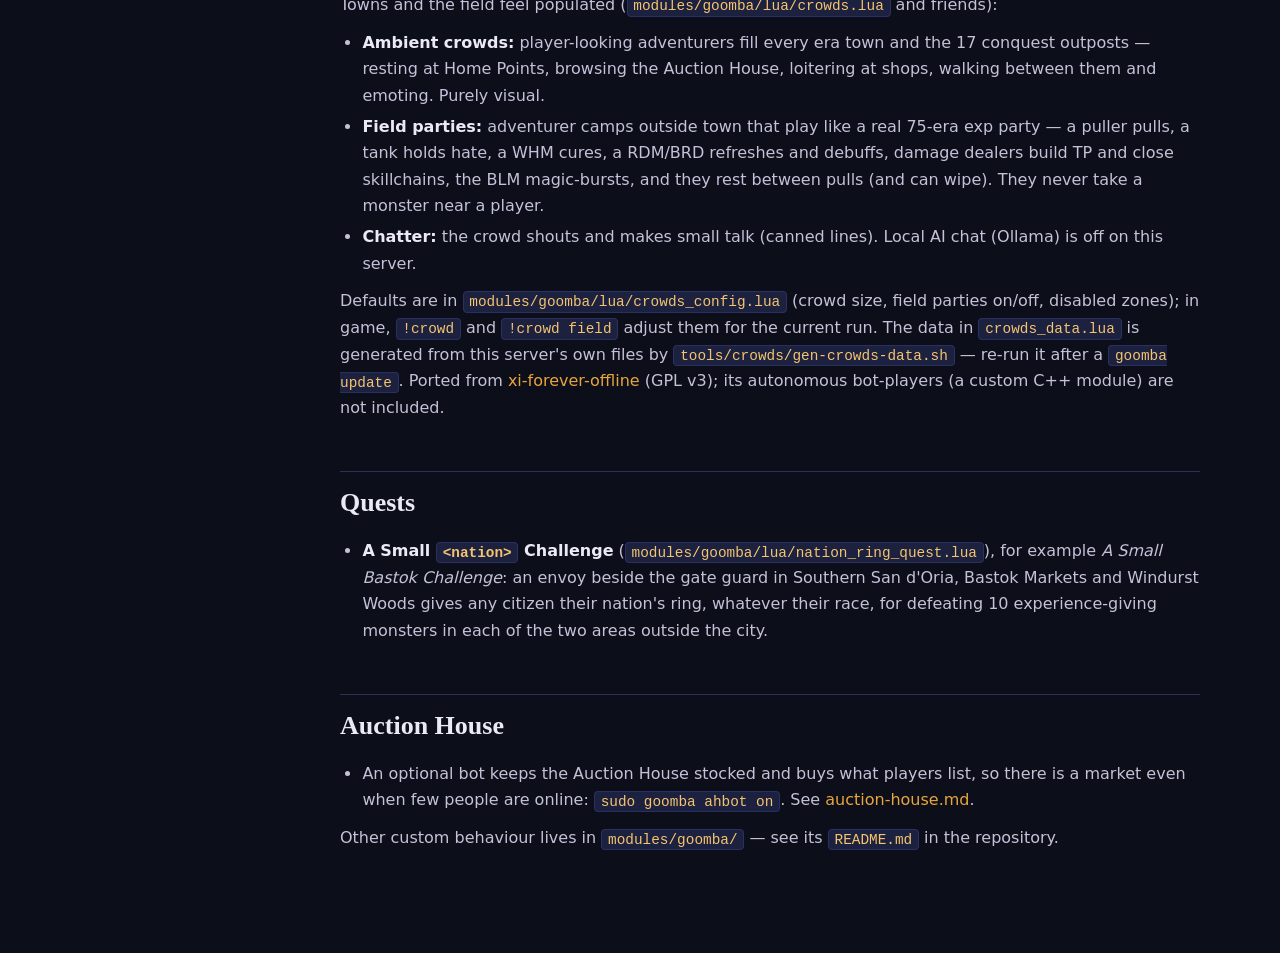
<file: docs-site/features.html>
<!doctype html>
<html lang="en">
<head>
<meta charset="utf-8">
<meta name="viewport" content="width=device-width, initial-scale=1">
<title>Gameplay features · Goomba XI docs</title>
<link rel="stylesheet" href="docs.css">
</head>
<body>
<input type="checkbox" id="nav-toggle" hidden>
<header class="topbar">
  <label for="nav-toggle" class="burger" aria-label="Menu"><span></span><span></span><span></span></label>
  <a class="brand" href="index.html"><span class="brand-mark" aria-hidden="true">◆</span> Goomba XI <small>docs</small></a>
</header>
<div class="layout">
  <nav class="sidebar" aria-label="Documentation">
    <a class="nav-link nav-home" href="index.html">Home</a>
      <a class="nav-link" href="install.html">Install</a>
      <a class="nav-link active" href="features.html">Gameplay features</a>
      <a class="nav-link" href="operations.html">Operations</a>
      <a class="nav-link" href="updating.html">Updating</a>
      <a class="nav-link" href="file-server.html">File server</a>
      <a class="nav-link" href="client-and-launcher.html">Client & launcher</a>
      <a class="nav-link" href="auction-house.html">Auction House</a>
      <a class="nav-link" href="moving-to-vps.html">Moving to a VPS</a>
      <a class="nav-link" href="without-github.html">Without GitHub</a>
      <div class="nav-group">Reference</div>
      <a class="nav-link" href="gm-commands.html">GM commands</a>
      <a class="nav-link" href="zone-ids.html">Zone IDs</a>
      <a class="nav-link" href="nm-ids.html">NM IDs</a>
    <div class="nav-foot">Offline copy · <a href="https://github.com/ricardo-monreal/goomba-xi-server" target="_blank" rel="noopener noreferrer">source</a></div>
  </nav>
  <label for="nav-toggle" class="scrim" aria-hidden="true"></label>
  <main class="content">
    <article>
      <h1 class="page-title">Gameplay features</h1>
<p>What Goomba XI changes from a stock LandSandBoat server, and where to change each thing. Everything here lives in this repository: edit the file, then <code>sudo goomba apply &amp;&amp; sudo goomba restart game</code>, and commit the change so it isn&#39;t lost on the next update.</p>
<h2 id="era">Era</h2>
<ul>
<li>The original game, Rise of the Zilart, Chains of Promathia and Treasures of Aht Urhgan. Wings of the Goddess and later are off (<code>ENABLE_&lt;EXPANSION&gt;</code> in <code>settings/main.lua</code>; keep <code>GOOMBA_ERA_MODULES</code> in <code>/etc/goomba/goomba.conf</code> in step).</li>
<li>Level cap 50, raised to 75 through Maat&#39;s Limit Break quests (<code>INITIAL_LEVEL_CAP</code>, <code>MAX_LEVEL</code>).</li>
<li>Later systems (Records of Eminence, Field and Grounds of Valor manuals, home-point teleports, Mog Garden, …) are off.</li>
</ul>
<h2 id="rates">Rates</h2>
<table>
<thead>
<tr>
<th>What</th>
<th>Setting</th>
<th>File</th>
<th>Goomba XI value</th>
</tr>
</thead>
<tbody><tr>
<td>Experience from kills</td>
<td><code>EXP_RATE</code></td>
<td><code>map.lua</code></td>
<td>3.0</td>
</tr>
<tr>
<td>Experience from quests and scrolls</td>
<td><code>EXP_RATE</code></td>
<td><code>main.lua</code></td>
<td>3.0 (keep equal to <code>map.lua</code>)</td>
</tr>
<tr>
<td>Combat and magic skill-ups</td>
<td><code>SKILLUP_AMOUNT_MULTIPLIER</code></td>
<td><code>map.lua</code></td>
<td>2 (about 3× a normal gain)</td>
</tr>
<tr>
<td>Crafting skill-up chance</td>
<td><code>CRAFT_CHANCE_MULTIPLIER</code></td>
<td><code>map.lua</code></td>
<td>2.0</td>
</tr>
<tr>
<td>Fishing</td>
<td><code>FISHING_ENABLE</code></td>
<td><code>map.lua</code></td>
<td>true (LandSandBoat ships it off)</td>
</tr>
<tr>
<td>Fishing skill-up chance</td>
<td><code>FISHING_SKILL_MULTIPLIER</code></td>
<td><code>map.lua</code></td>
<td>2.0</td>
</tr>
</tbody></table>
<p>Drop rates are retail.</p>
<h2 id="trusts-for-solo-and-small-group-play">Trusts, for solo and small-group play</h2>
<p>In <code>modules/goomba/lua/solo_trusts.lua</code> and <code>trust_shop.lua</code>:</p>
<ul>
<li>Up to five trusts at once (<code>maxTrusts</code>).</li>
<li>Every character knows five from the first login: Excenmille, Kupipi, Naji, Ayame and Shantotto — a tank, a healer, two melee and a black mage (<code>starterTrusts</code>).</li>
<li>Retail zone and battlefield rules (<code>everywhere = false</code>): no trusts in towns or in battles that forbid them, and only a solo player or the party leader can call them.</li>
<li>Trusts whose main job is Geomancer, Rune Fencer, Dancer or Scholar are blocked — those jobs postdate the 75 era (<code>blockedTrusts</code>). A blocked trust can&#39;t be cast even if it is learned some other way.</li>
<li>The <strong>Trust Liaison</strong> in Lower Jeuno sells the other 102 trusts for conquest points, in tiers that open when any of your jobs reaches level 20, 30, 40, 50, 60, 70 and 75.</li>
</ul>
<h2 id="living-world">Living world</h2>
<p>Towns and the field feel populated (<code>modules/goomba/lua/crowds.lua</code> and friends):</p>
<ul>
<li><strong>Ambient crowds:</strong> player-looking adventurers fill every era town and the 17 conquest outposts — resting at Home Points, browsing the Auction House, loitering at shops, walking between them and emoting. Purely visual.</li>
<li><strong>Field parties:</strong> adventurer camps outside town that play like a real 75-era exp party — a puller pulls, a tank holds hate, a WHM cures, a RDM/BRD refreshes and debuffs, damage dealers build TP and close skillchains, the BLM magic-bursts, and they rest between pulls (and can wipe). They never take a monster near a player.</li>
<li><strong>Chatter:</strong> the crowd shouts and makes small talk (canned lines). Local AI chat (Ollama) is off on this server.</li>
</ul>
<p>Defaults are in <code>modules/goomba/lua/crowds_config.lua</code> (crowd size, field parties on/off, disabled zones); in game, <code>!crowd</code> and <code>!crowd field</code> adjust them for the current run. The data in <code>crowds_data.lua</code> is generated from this server&#39;s own files by <code>tools/crowds/gen-crowds-data.sh</code> — re-run it after a <code>goomba update</code>. Ported from <a href="https://github.com/Hurami89/xi-forever-offline" target="_blank" rel="noopener noreferrer">xi-forever-offline</a> (GPL v3); its autonomous bot-players (a custom C++ module) are not included.</p>
<h2 id="quests">Quests</h2>
<ul>
<li><strong>A Small <code>&lt;nation&gt;</code> Challenge</strong> (<code>modules/goomba/lua/nation_ring_quest.lua</code>), for example <em>A Small Bastok Challenge</em>: an envoy beside the gate guard in Southern San d&#39;Oria, Bastok Markets and Windurst Woods gives any citizen their nation&#39;s ring, whatever their race, for defeating 10 experience-giving monsters in each of the two areas outside the city.</li>
</ul>
<h2 id="auction-house">Auction House</h2>
<ul>
<li>An optional bot keeps the Auction House stocked and buys what players list, so there is a market even when few people are online: <code>sudo goomba ahbot on</code>. See <a href="auction-house.html">auction-house.md</a>.</li>
</ul>
<p>Other custom behaviour lives in <code>modules/goomba/</code> — see its <code>README.md</code> in the repository.</p>

    </article>
  </main>
</div>
</body>
</html>
</file>
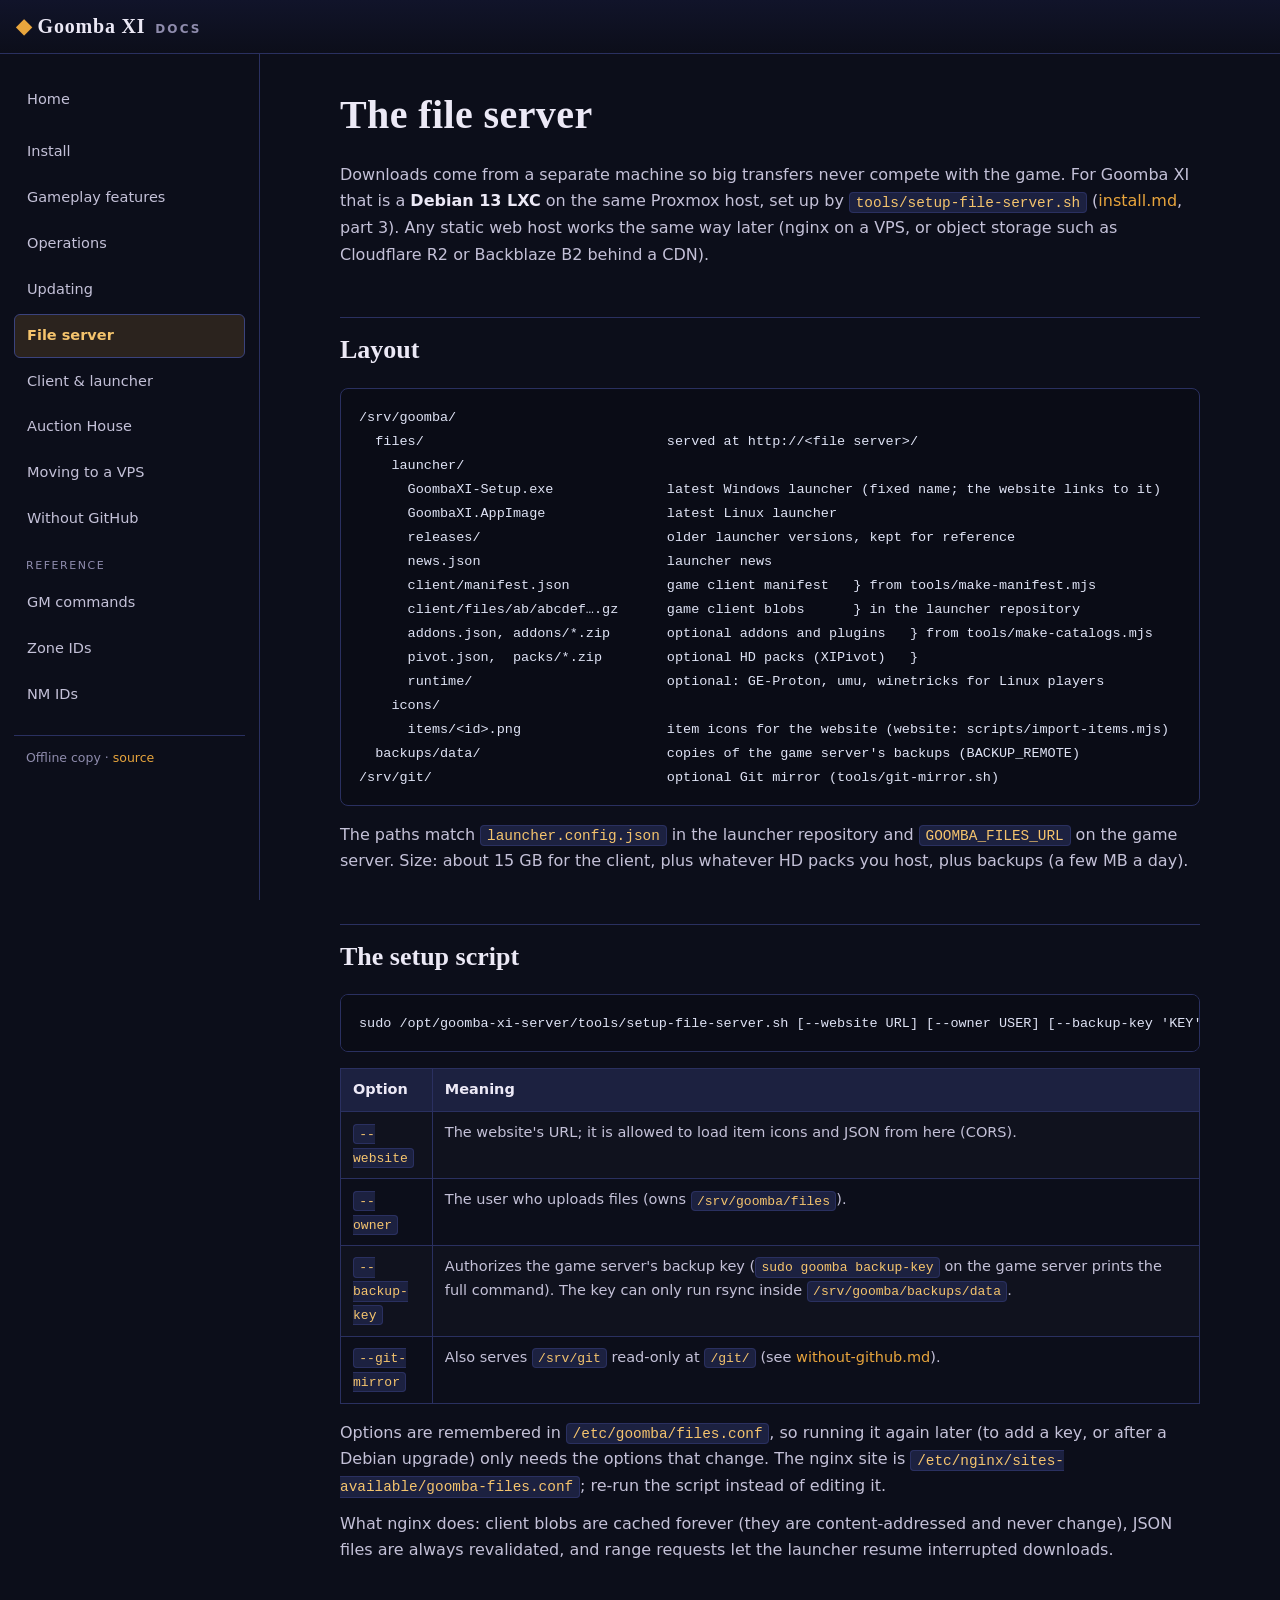
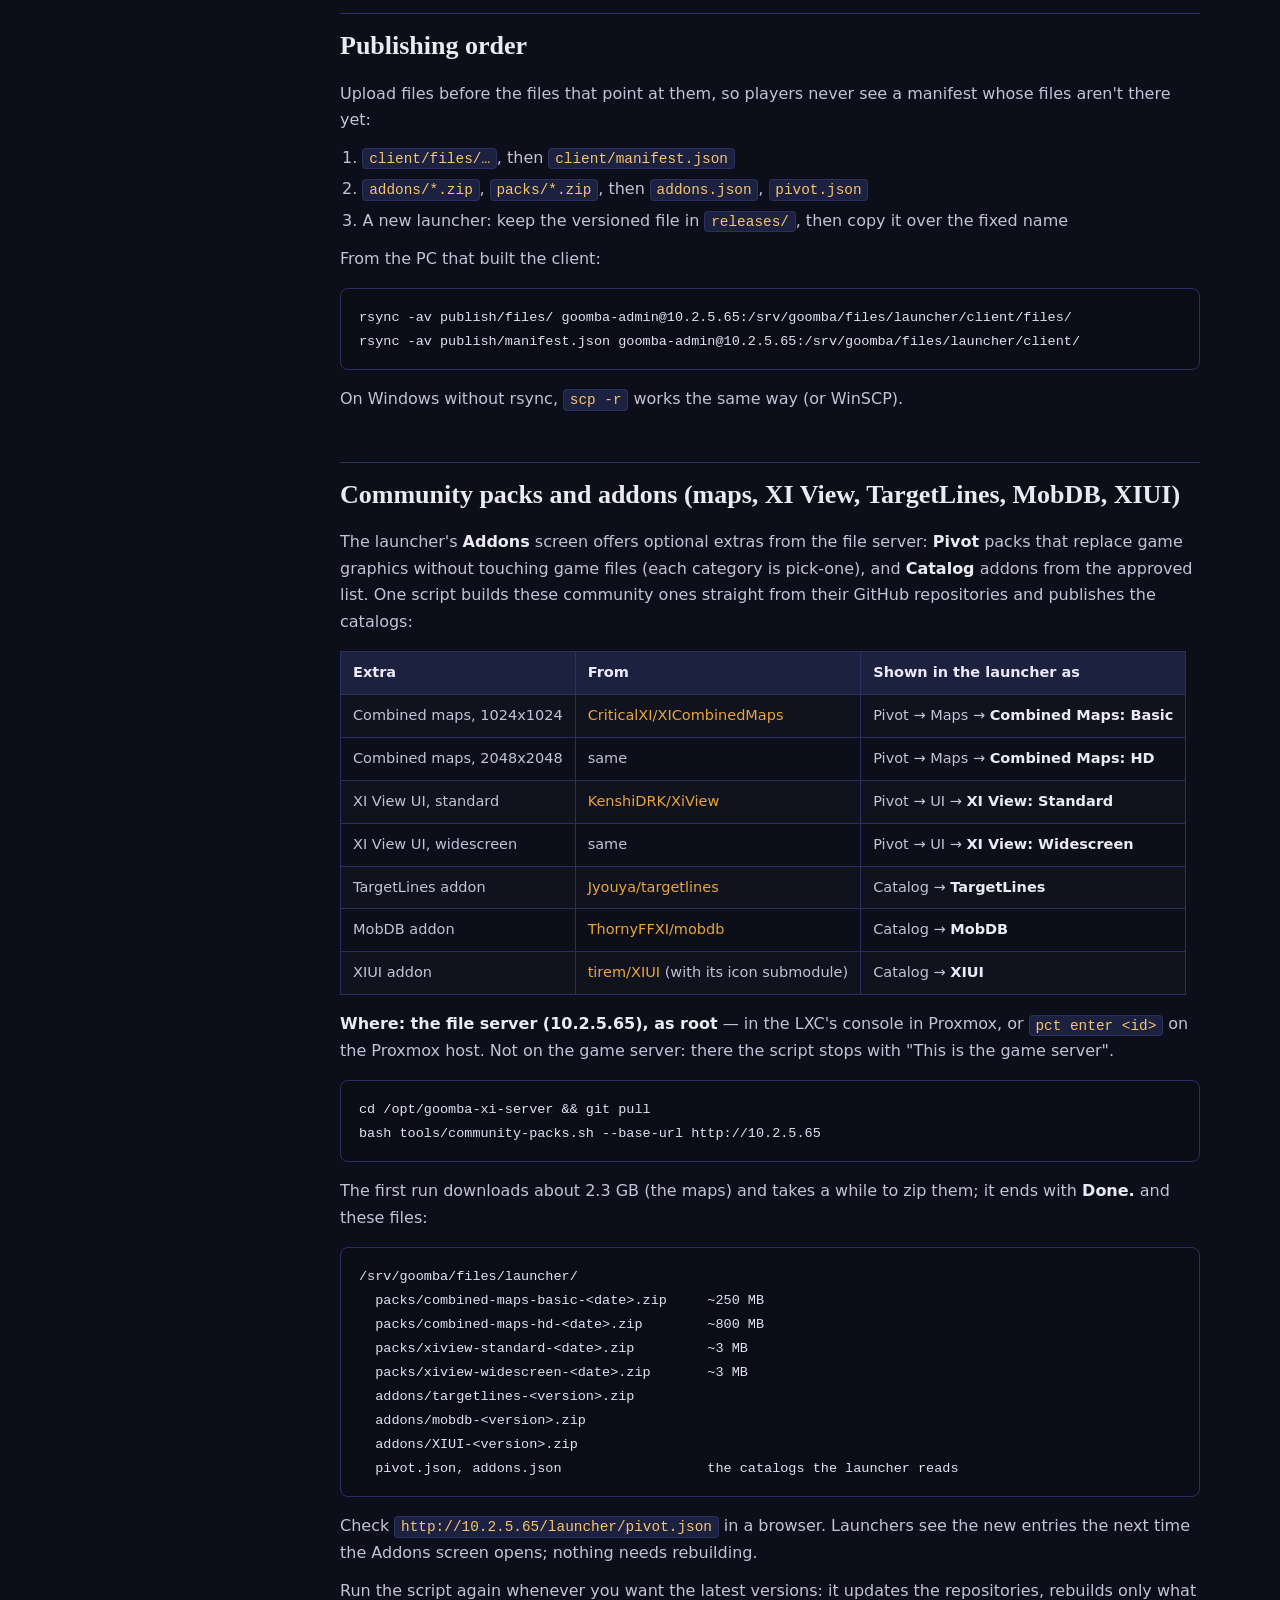
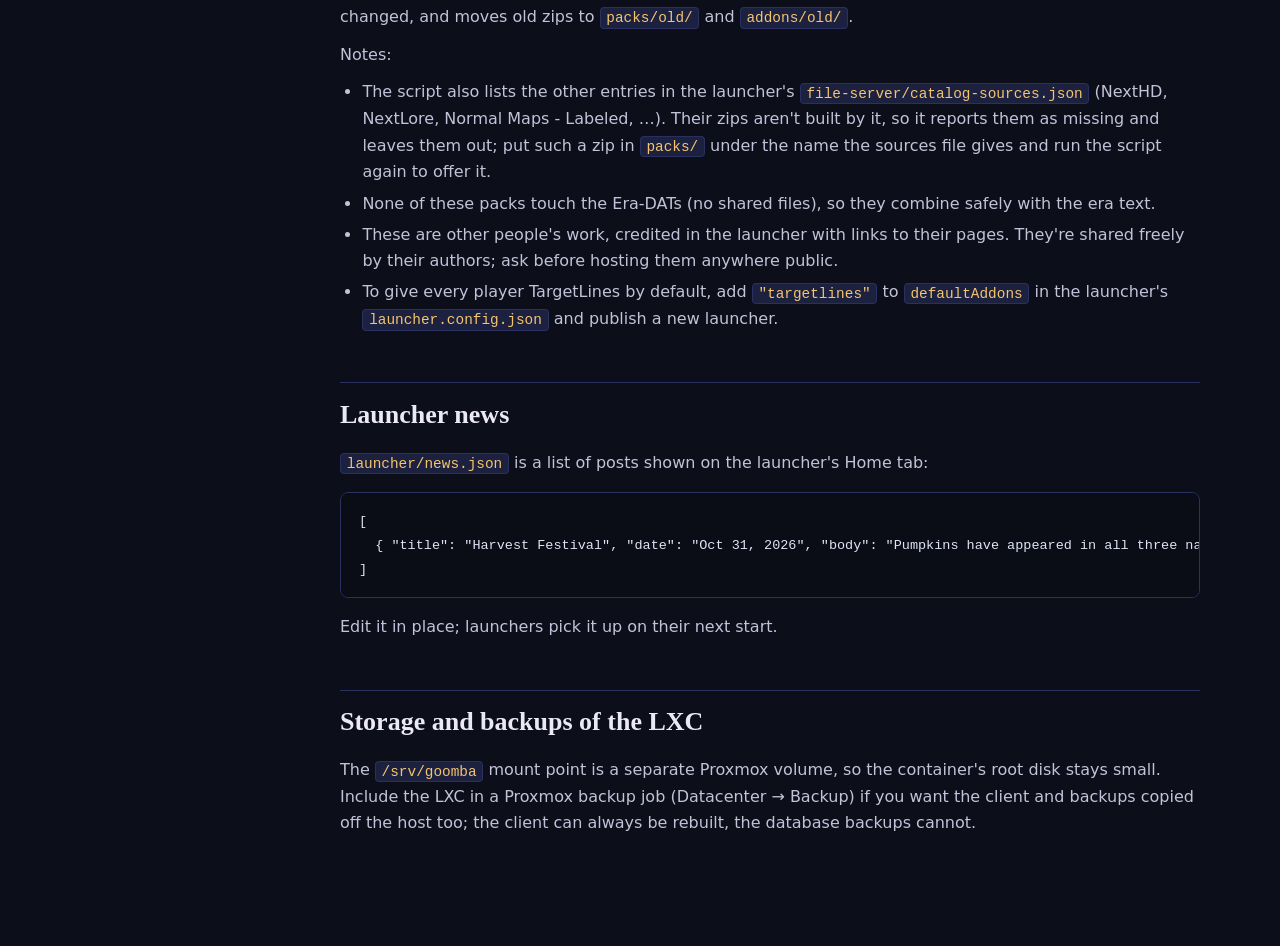
<file: docs-site/file-server.html>
<!doctype html>
<html lang="en">
<head>
<meta charset="utf-8">
<meta name="viewport" content="width=device-width, initial-scale=1">
<title>The file server · Goomba XI docs</title>
<link rel="stylesheet" href="docs.css">
</head>
<body>
<input type="checkbox" id="nav-toggle" hidden>
<header class="topbar">
  <label for="nav-toggle" class="burger" aria-label="Menu"><span></span><span></span><span></span></label>
  <a class="brand" href="index.html"><span class="brand-mark" aria-hidden="true">◆</span> Goomba XI <small>docs</small></a>
</header>
<div class="layout">
  <nav class="sidebar" aria-label="Documentation">
    <a class="nav-link nav-home" href="index.html">Home</a>
      <a class="nav-link" href="install.html">Install</a>
      <a class="nav-link" href="features.html">Gameplay features</a>
      <a class="nav-link" href="operations.html">Operations</a>
      <a class="nav-link" href="updating.html">Updating</a>
      <a class="nav-link active" href="file-server.html">File server</a>
      <a class="nav-link" href="client-and-launcher.html">Client & launcher</a>
      <a class="nav-link" href="auction-house.html">Auction House</a>
      <a class="nav-link" href="moving-to-vps.html">Moving to a VPS</a>
      <a class="nav-link" href="without-github.html">Without GitHub</a>
      <div class="nav-group">Reference</div>
      <a class="nav-link" href="gm-commands.html">GM commands</a>
      <a class="nav-link" href="zone-ids.html">Zone IDs</a>
      <a class="nav-link" href="nm-ids.html">NM IDs</a>
    <div class="nav-foot">Offline copy · <a href="https://github.com/ricardo-monreal/goomba-xi-server" target="_blank" rel="noopener noreferrer">source</a></div>
  </nav>
  <label for="nav-toggle" class="scrim" aria-hidden="true"></label>
  <main class="content">
    <article>
      <h1 class="page-title">The file server</h1>
<p>Downloads come from a separate machine so big transfers never compete with the game. For Goomba XI that is a <strong>Debian 13 LXC</strong> on the same Proxmox host, set up by <code>tools/setup-file-server.sh</code> (<a href="install.html">install.md</a>, part 3). Any static web host works the same way later (nginx on a VPS, or object storage such as Cloudflare R2 or Backblaze B2 behind a CDN).</p>
<h2 id="layout">Layout</h2>
<pre><code>/srv/goomba/
  files/                              served at http://&lt;file server&gt;/
    launcher/
      GoombaXI-Setup.exe              latest Windows launcher (fixed name; the website links to it)
      GoombaXI.AppImage               latest Linux launcher
      releases/                       older launcher versions, kept for reference
      news.json                       launcher news
      client/manifest.json            game client manifest   } from tools/make-manifest.mjs
      client/files/ab/abcdef….gz      game client blobs      } in the launcher repository
      addons.json, addons/*.zip       optional addons and plugins   } from tools/make-catalogs.mjs
      pivot.json,  packs/*.zip        optional HD packs (XIPivot)   }
      runtime/                        optional: GE-Proton, umu, winetricks for Linux players
    icons/
      items/&lt;id&gt;.png                  item icons for the website (website: scripts/import-items.mjs)
  backups/data/                       copies of the game server&#39;s backups (BACKUP_REMOTE)
/srv/git/                             optional Git mirror (tools/git-mirror.sh)
</code></pre>
<p>The paths match <code>launcher.config.json</code> in the launcher repository and <code>GOOMBA_FILES_URL</code> on the game server. Size: about 15 GB for the client, plus whatever HD packs you host, plus backups (a few MB a day).</p>
<h2 id="the-setup-script">The setup script</h2>
<pre><code class="language-bash">sudo /opt/goomba-xi-server/tools/setup-file-server.sh [--website URL] [--owner USER] [--backup-key &#39;KEY&#39;] [--git-mirror]
</code></pre>
<table>
<thead>
<tr>
<th>Option</th>
<th>Meaning</th>
</tr>
</thead>
<tbody><tr>
<td><code>--website</code></td>
<td>The website&#39;s URL; it is allowed to load item icons and JSON from here (CORS).</td>
</tr>
<tr>
<td><code>--owner</code></td>
<td>The user who uploads files (owns <code>/srv/goomba/files</code>).</td>
</tr>
<tr>
<td><code>--backup-key</code></td>
<td>Authorizes the game server&#39;s backup key (<code>sudo goomba backup-key</code> on the game server prints the full command). The key can only run rsync inside <code>/srv/goomba/backups/data</code>.</td>
</tr>
<tr>
<td><code>--git-mirror</code></td>
<td>Also serves <code>/srv/git</code> read-only at <code>/git/</code> (see <a href="without-github.html">without-github.md</a>).</td>
</tr>
</tbody></table>
<p>Options are remembered in <code>/etc/goomba/files.conf</code>, so running it again later (to add a key, or after a Debian upgrade) only needs the options that change. The nginx site is <code>/etc/nginx/sites-available/goomba-files.conf</code>; re-run the script instead of editing it.</p>
<p>What nginx does: client blobs are cached forever (they are content-addressed and never change), JSON files are always revalidated, and range requests let the launcher resume interrupted downloads.</p>
<h2 id="publishing-order">Publishing order</h2>
<p>Upload files before the files that point at them, so players never see a manifest whose files aren&#39;t there yet:</p>
<ol>
<li><code>client/files/…</code>, then <code>client/manifest.json</code></li>
<li><code>addons/*.zip</code>, <code>packs/*.zip</code>, then <code>addons.json</code>, <code>pivot.json</code></li>
<li>A new launcher: keep the versioned file in <code>releases/</code>, then copy it over the fixed name</li>
</ol>
<p>From the PC that built the client:</p>
<pre><code class="language-bash">rsync -av publish/files/ goomba-admin@10.2.5.65:/srv/goomba/files/launcher/client/files/
rsync -av publish/manifest.json goomba-admin@10.2.5.65:/srv/goomba/files/launcher/client/
</code></pre>
<p>On Windows without rsync, <code>scp -r</code> works the same way (or WinSCP).</p>
<h2 id="community-packs-and-addons-maps-xi-view-targetlines-mobdb-xiui">Community packs and addons (maps, XI View, TargetLines, MobDB, XIUI)</h2>
<p>The launcher&#39;s <strong>Addons</strong> screen offers optional extras from the file server: <strong>Pivot</strong> packs that replace game graphics without touching game files (each category is pick-one), and <strong>Catalog</strong> addons from the approved list. One script builds these community ones straight from their GitHub repositories and publishes the catalogs:</p>
<table>
<thead>
<tr>
<th>Extra</th>
<th>From</th>
<th>Shown in the launcher as</th>
</tr>
</thead>
<tbody><tr>
<td>Combined maps, 1024x1024</td>
<td><a href="https://github.com/CriticalXI/XICombinedMaps" target="_blank" rel="noopener noreferrer">CriticalXI/XICombinedMaps</a></td>
<td>Pivot → Maps → <strong>Combined Maps: Basic</strong></td>
</tr>
<tr>
<td>Combined maps, 2048x2048</td>
<td>same</td>
<td>Pivot → Maps → <strong>Combined Maps: HD</strong></td>
</tr>
<tr>
<td>XI View UI, standard</td>
<td><a href="https://github.com/KenshiDRK/XiView" target="_blank" rel="noopener noreferrer">KenshiDRK/XiView</a></td>
<td>Pivot → UI → <strong>XI View: Standard</strong></td>
</tr>
<tr>
<td>XI View UI, widescreen</td>
<td>same</td>
<td>Pivot → UI → <strong>XI View: Widescreen</strong></td>
</tr>
<tr>
<td>TargetLines addon</td>
<td><a href="https://github.com/Jyouya/targetlines" target="_blank" rel="noopener noreferrer">Jyouya/targetlines</a></td>
<td>Catalog → <strong>TargetLines</strong></td>
</tr>
<tr>
<td>MobDB addon</td>
<td><a href="https://github.com/ThornyFFXI/mobdb" target="_blank" rel="noopener noreferrer">ThornyFFXI/mobdb</a></td>
<td>Catalog → <strong>MobDB</strong></td>
</tr>
<tr>
<td>XIUI addon</td>
<td><a href="https://github.com/tirem/XIUI" target="_blank" rel="noopener noreferrer">tirem/XIUI</a> (with its icon submodule)</td>
<td>Catalog → <strong>XIUI</strong></td>
</tr>
</tbody></table>
<p><strong>Where: the file server (10.2.5.65), as root</strong> — in the LXC&#39;s console in Proxmox, or <code>pct enter &lt;id&gt;</code> on the Proxmox host. Not on the game server: there the script stops with &quot;This is the game server&quot;.</p>
<pre><code class="language-bash">cd /opt/goomba-xi-server &amp;&amp; git pull
bash tools/community-packs.sh --base-url http://10.2.5.65
</code></pre>
<p>The first run downloads about 2.3 GB (the maps) and takes a while to zip them; it ends with <strong>Done.</strong> and these files:</p>
<pre><code>/srv/goomba/files/launcher/
  packs/combined-maps-basic-&lt;date&gt;.zip     ~250 MB
  packs/combined-maps-hd-&lt;date&gt;.zip        ~800 MB
  packs/xiview-standard-&lt;date&gt;.zip         ~3 MB
  packs/xiview-widescreen-&lt;date&gt;.zip       ~3 MB
  addons/targetlines-&lt;version&gt;.zip
  addons/mobdb-&lt;version&gt;.zip
  addons/XIUI-&lt;version&gt;.zip
  pivot.json, addons.json                  the catalogs the launcher reads
</code></pre>
<p>Check <code>http://10.2.5.65/launcher/pivot.json</code> in a browser. Launchers see the new entries the next time the Addons screen opens; nothing needs rebuilding.</p>
<p>Run the script again whenever you want the latest versions: it updates the repositories, rebuilds only what changed, and moves old zips to <code>packs/old/</code> and <code>addons/old/</code>.</p>
<p>Notes:</p>
<ul>
<li>The script also lists the other entries in the launcher&#39;s <code>file-server/catalog-sources.json</code> (NextHD, NextLore, Normal Maps - Labeled, …). Their zips aren&#39;t built by it, so it reports them as missing and leaves them out; put such a zip in <code>packs/</code> under the name the sources file gives and run the script again to offer it.</li>
<li>None of these packs touch the Era-DATs (no shared files), so they combine safely with the era text.</li>
<li>These are other people&#39;s work, credited in the launcher with links to their pages. They&#39;re shared freely by their authors; ask before hosting them anywhere public.</li>
<li>To give every player TargetLines by default, add <code>&quot;targetlines&quot;</code> to <code>defaultAddons</code> in the launcher&#39;s <code>launcher.config.json</code> and publish a new launcher.</li>
</ul>
<h2 id="launcher-news">Launcher news</h2>
<p><code>launcher/news.json</code> is a list of posts shown on the launcher&#39;s Home tab:</p>
<pre><code class="language-json">[
  { &quot;title&quot;: &quot;Harvest Festival&quot;, &quot;date&quot;: &quot;Oct 31, 2026&quot;, &quot;body&quot;: &quot;Pumpkins have appeared in all three nations.&quot;, &quot;url&quot;: &quot;http://10.2.5.64/blog/harvest-festival&quot; }
]
</code></pre>
<p>Edit it in place; launchers pick it up on their next start.</p>
<h2 id="storage-and-backups-of-the-lxc">Storage and backups of the LXC</h2>
<p>The <code>/srv/goomba</code> mount point is a separate Proxmox volume, so the container&#39;s root disk stays small. Include the LXC in a Proxmox backup job (Datacenter → Backup) if you want the client and backups copied off the host too; the client can always be rebuilt, the database backups cannot.</p>

    </article>
  </main>
</div>
</body>
</html>
</file>
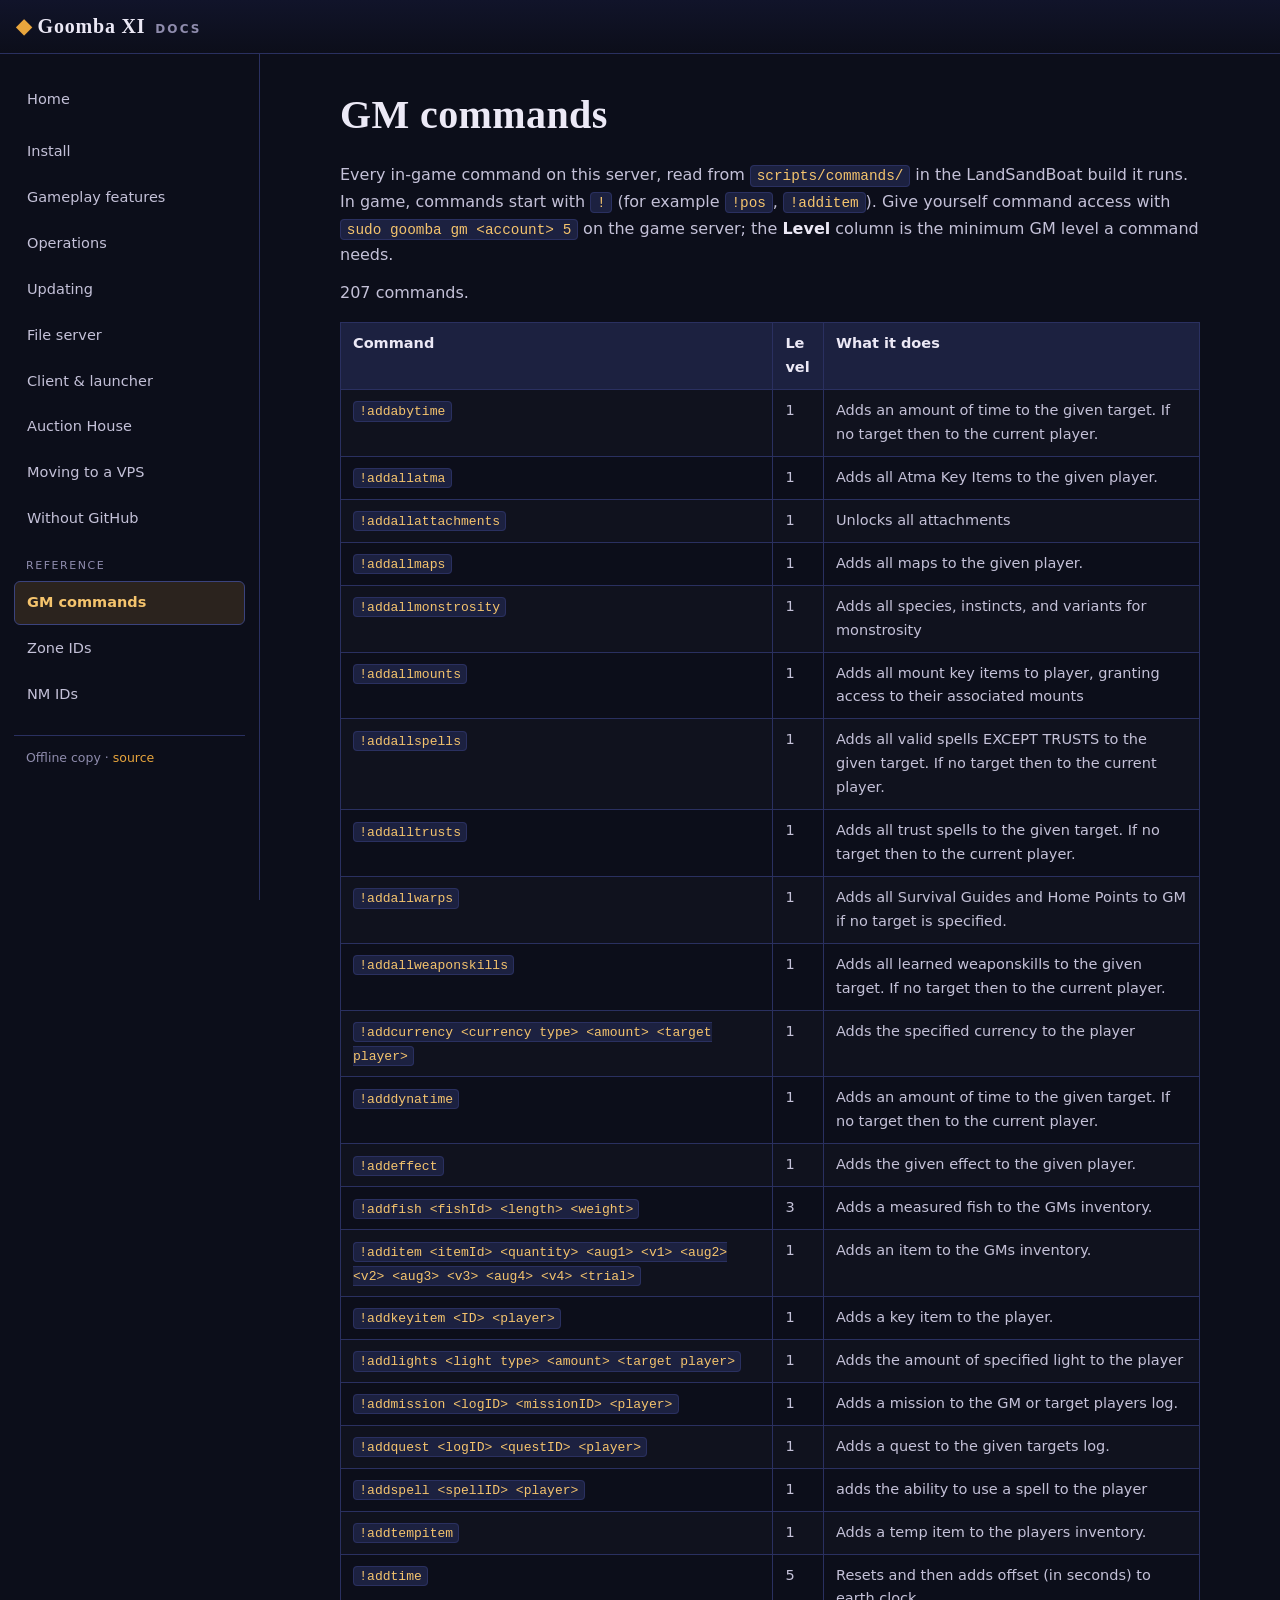
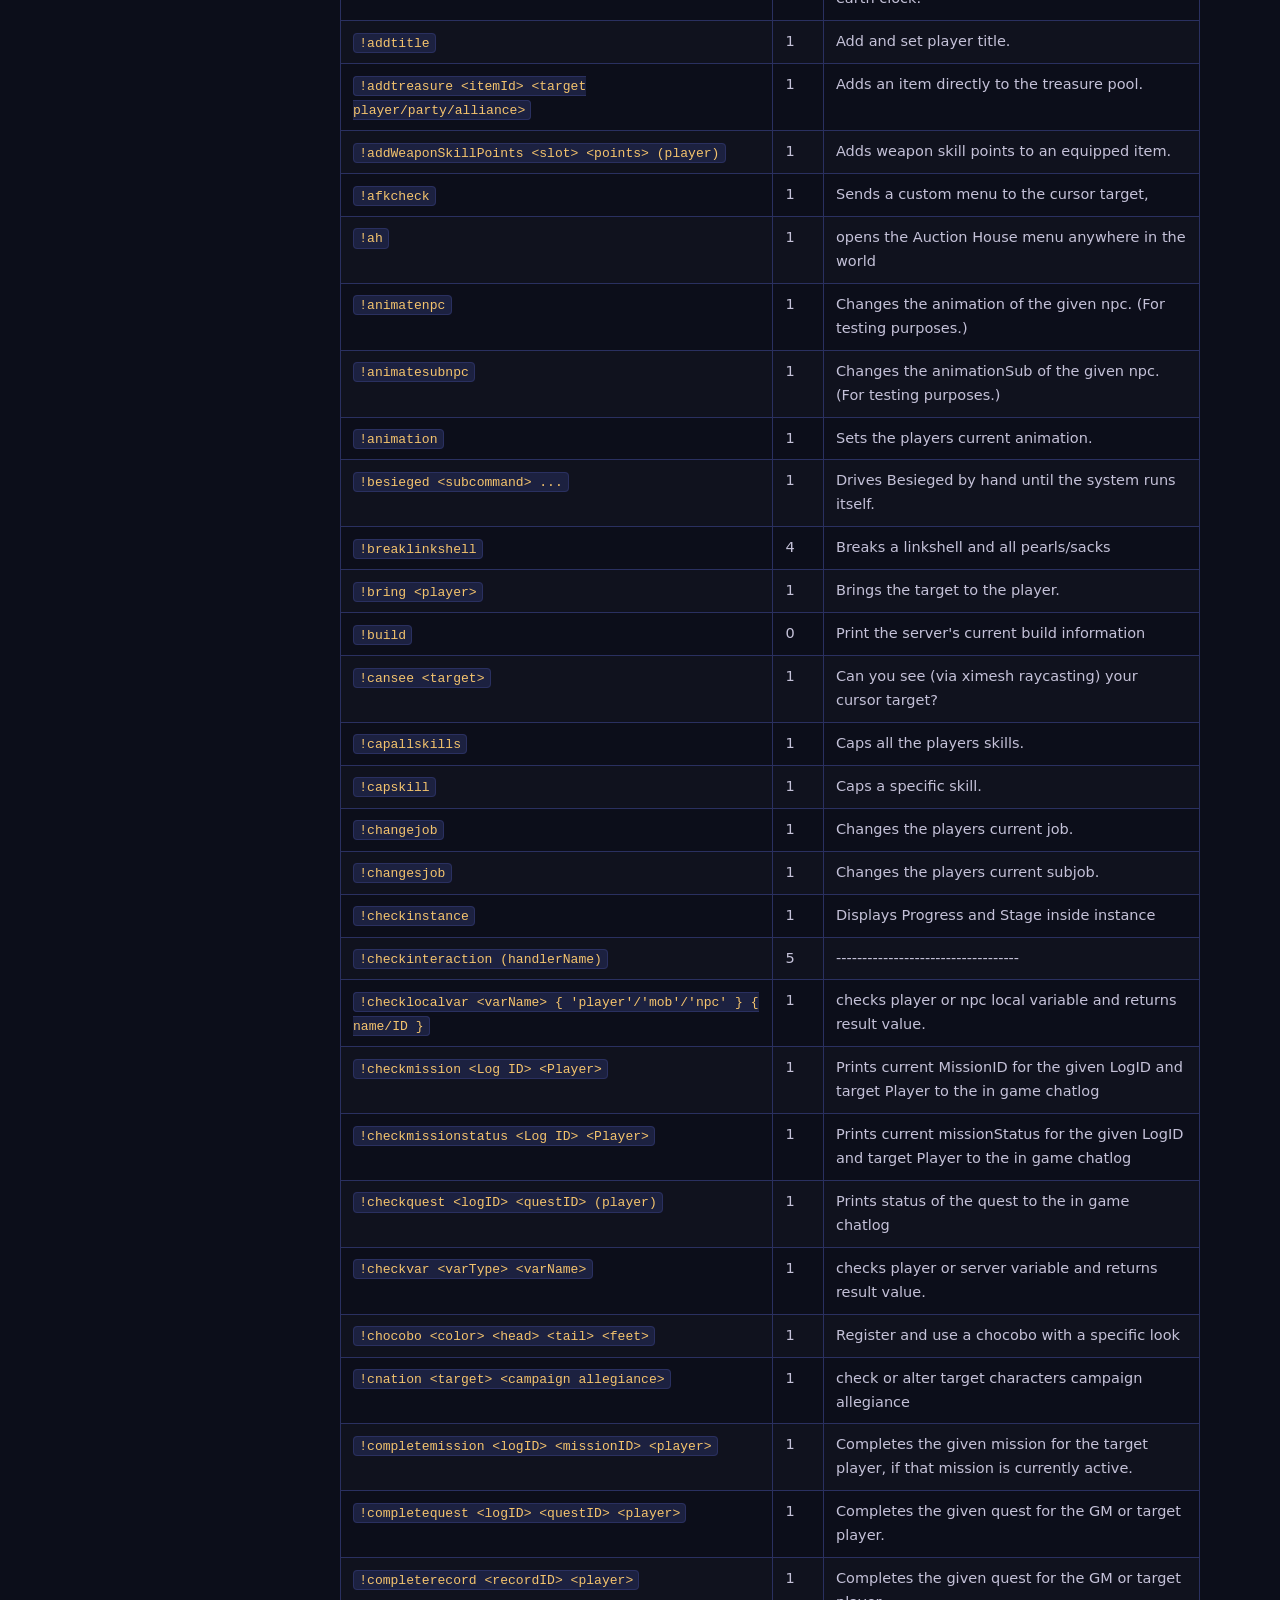
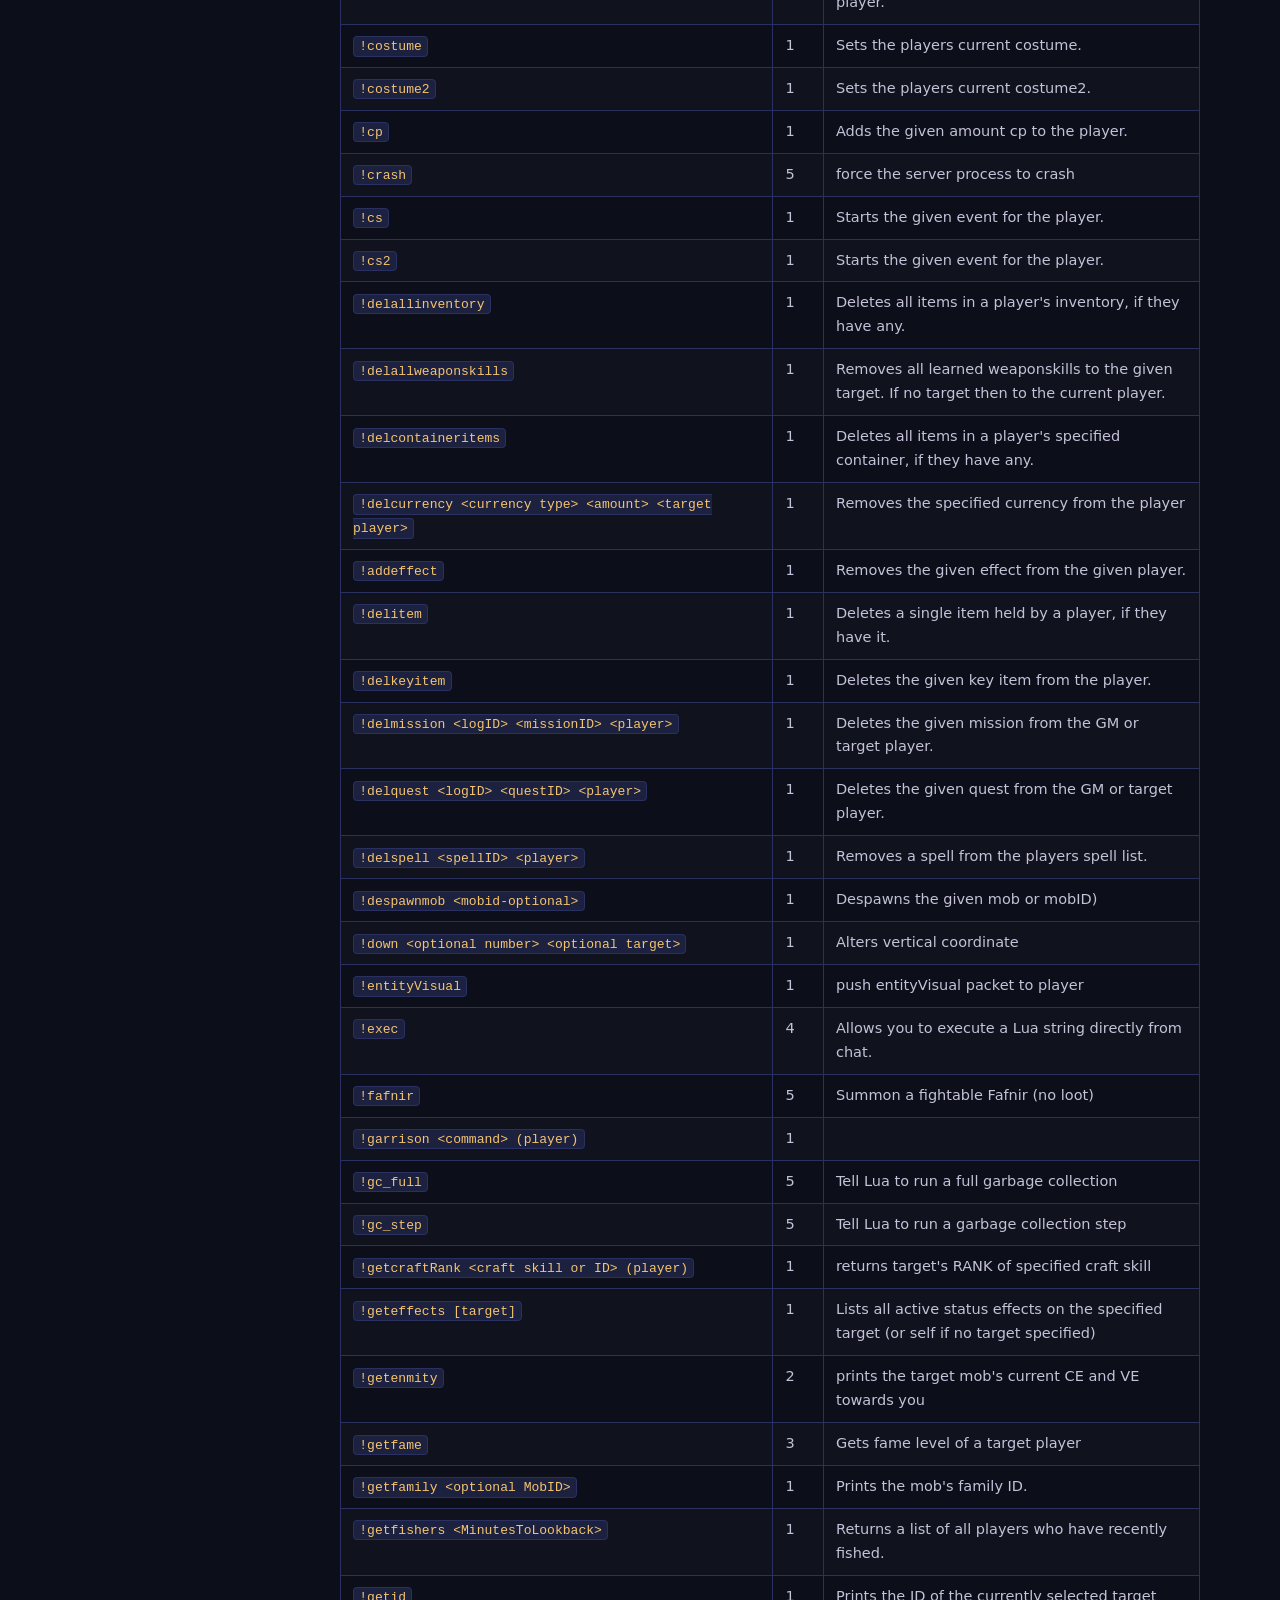
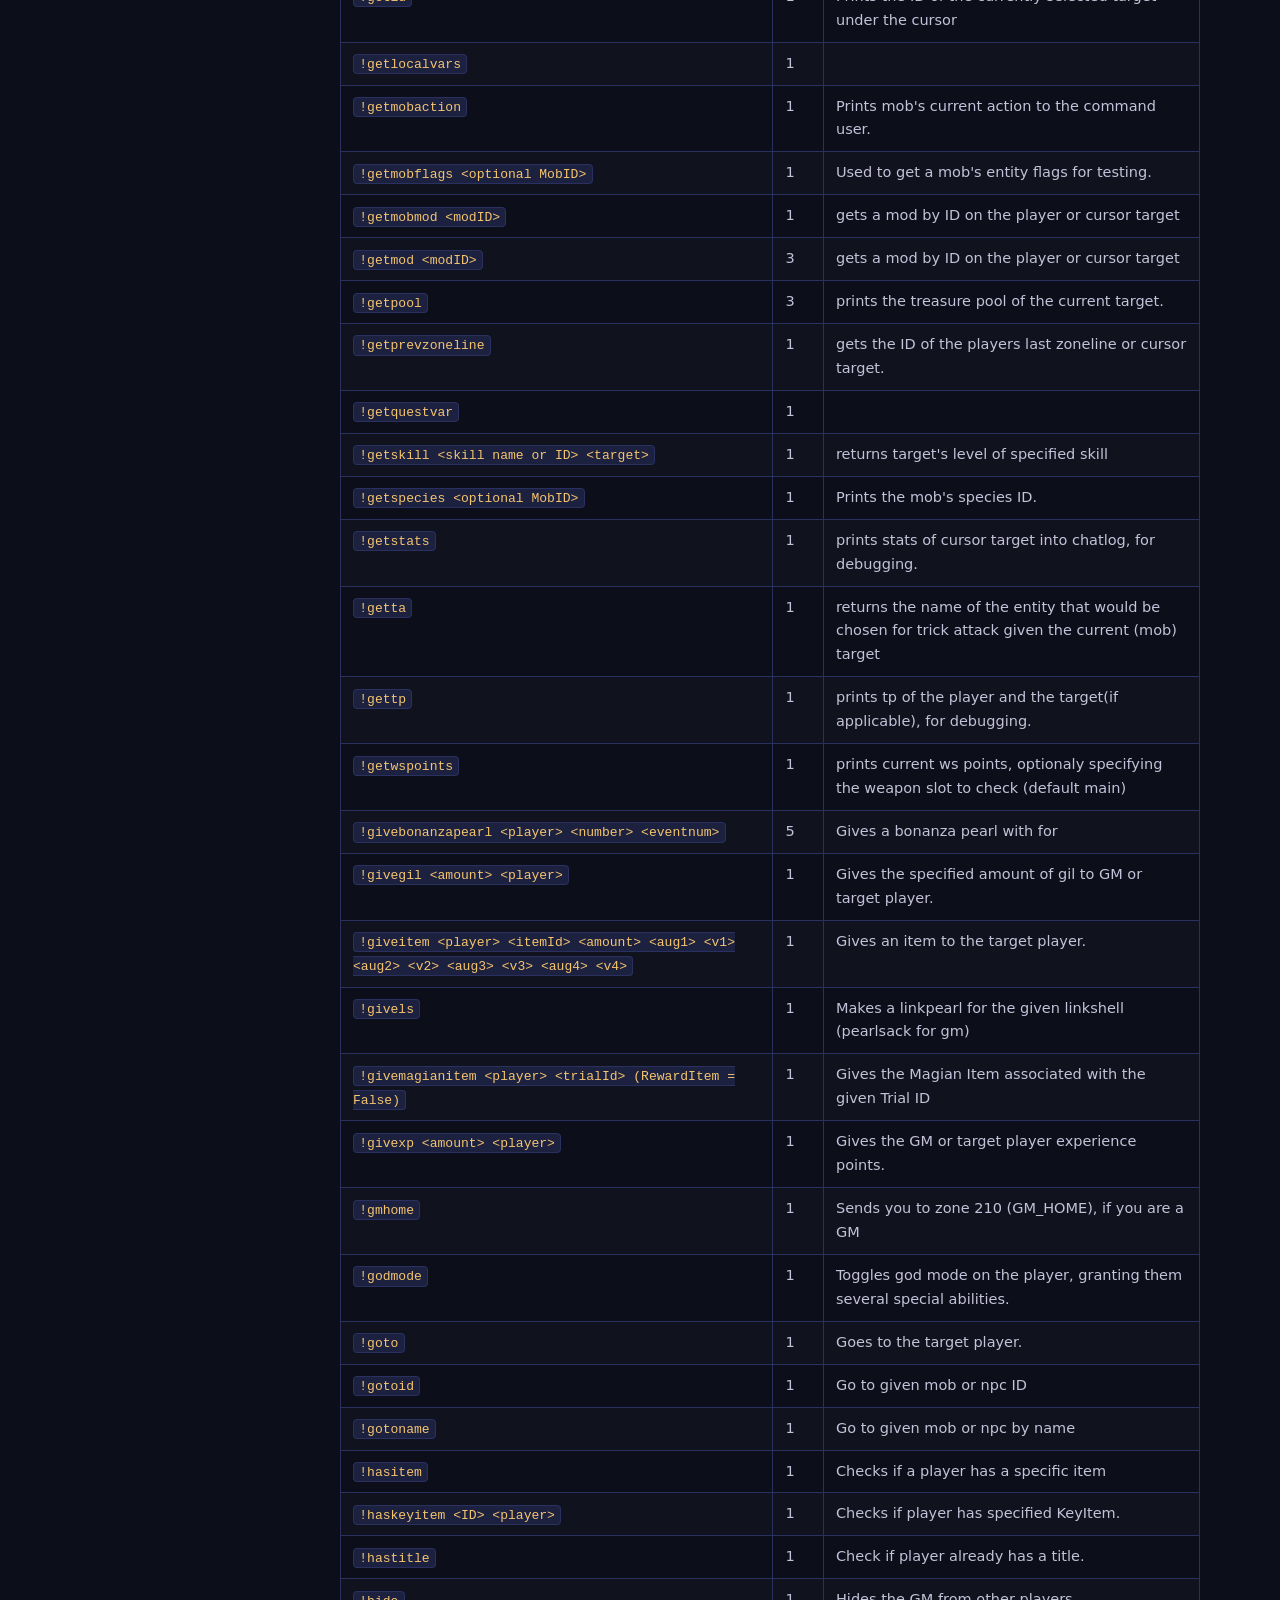
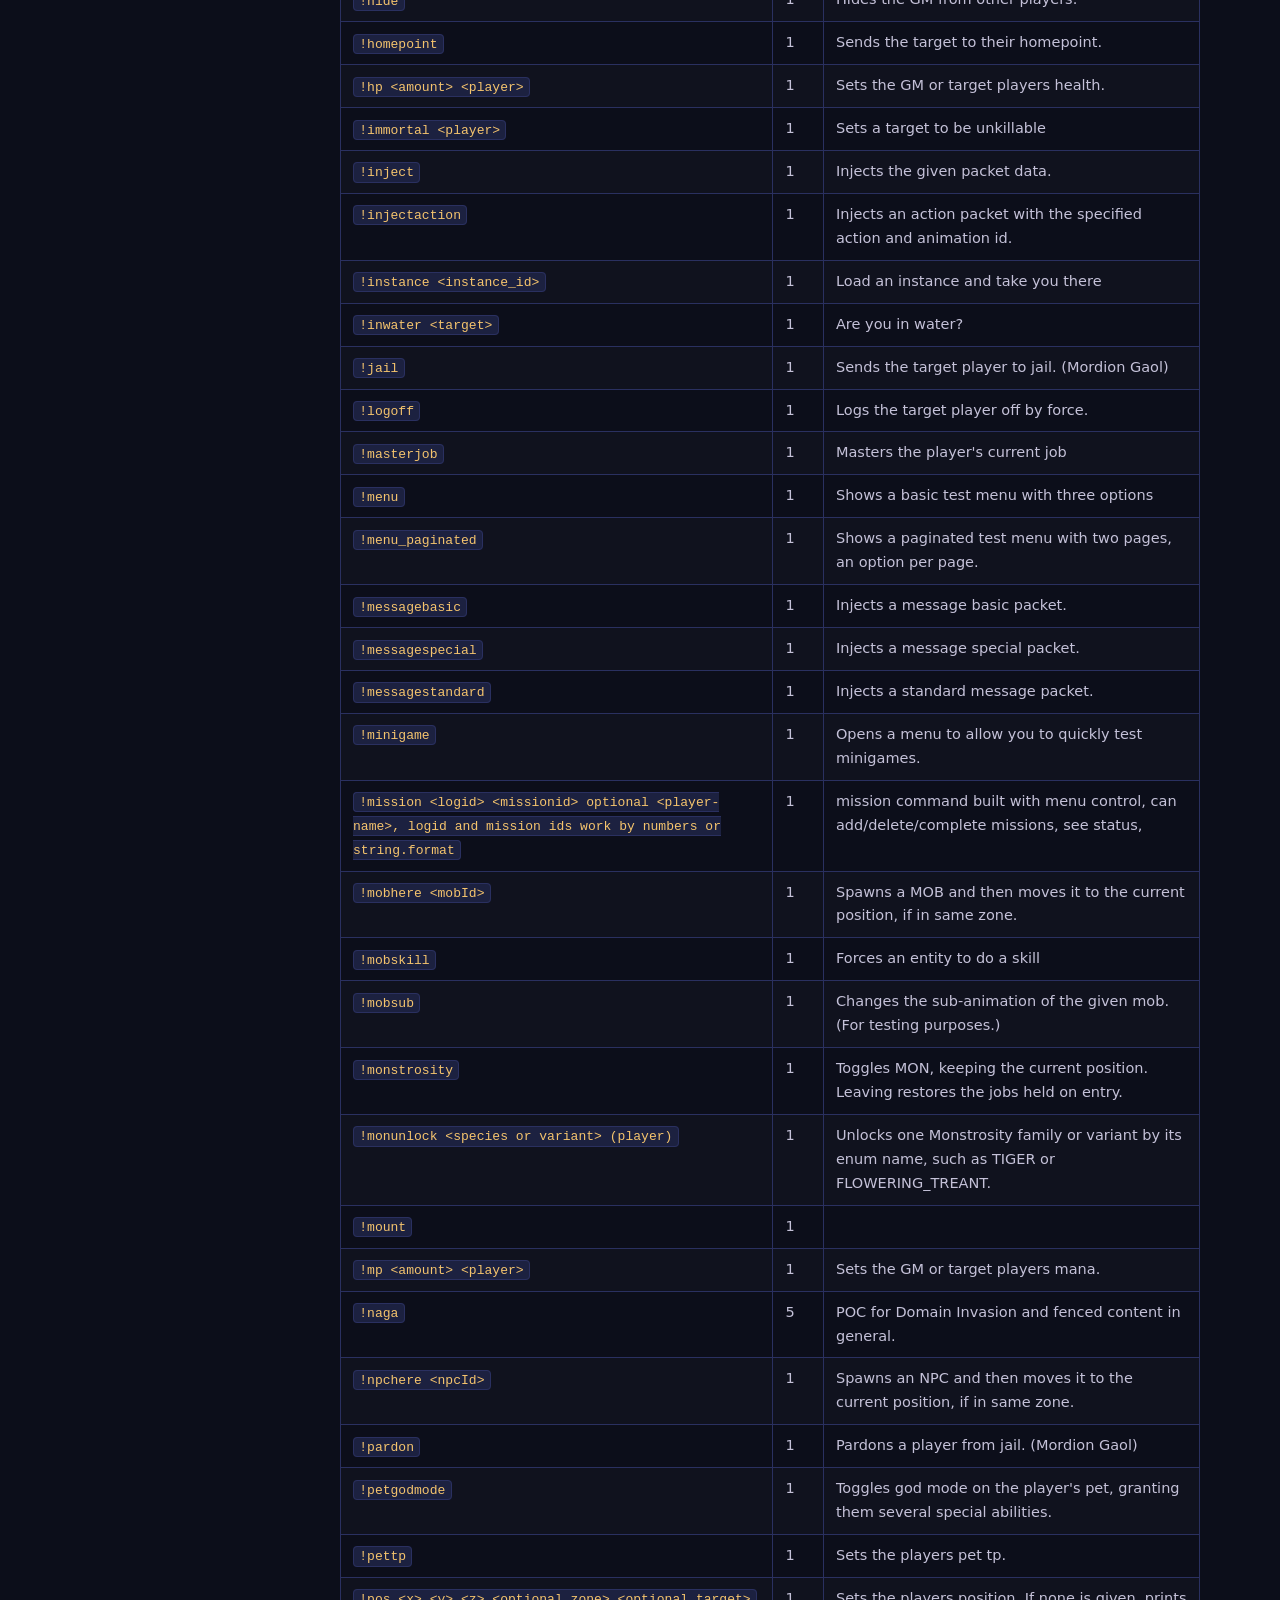
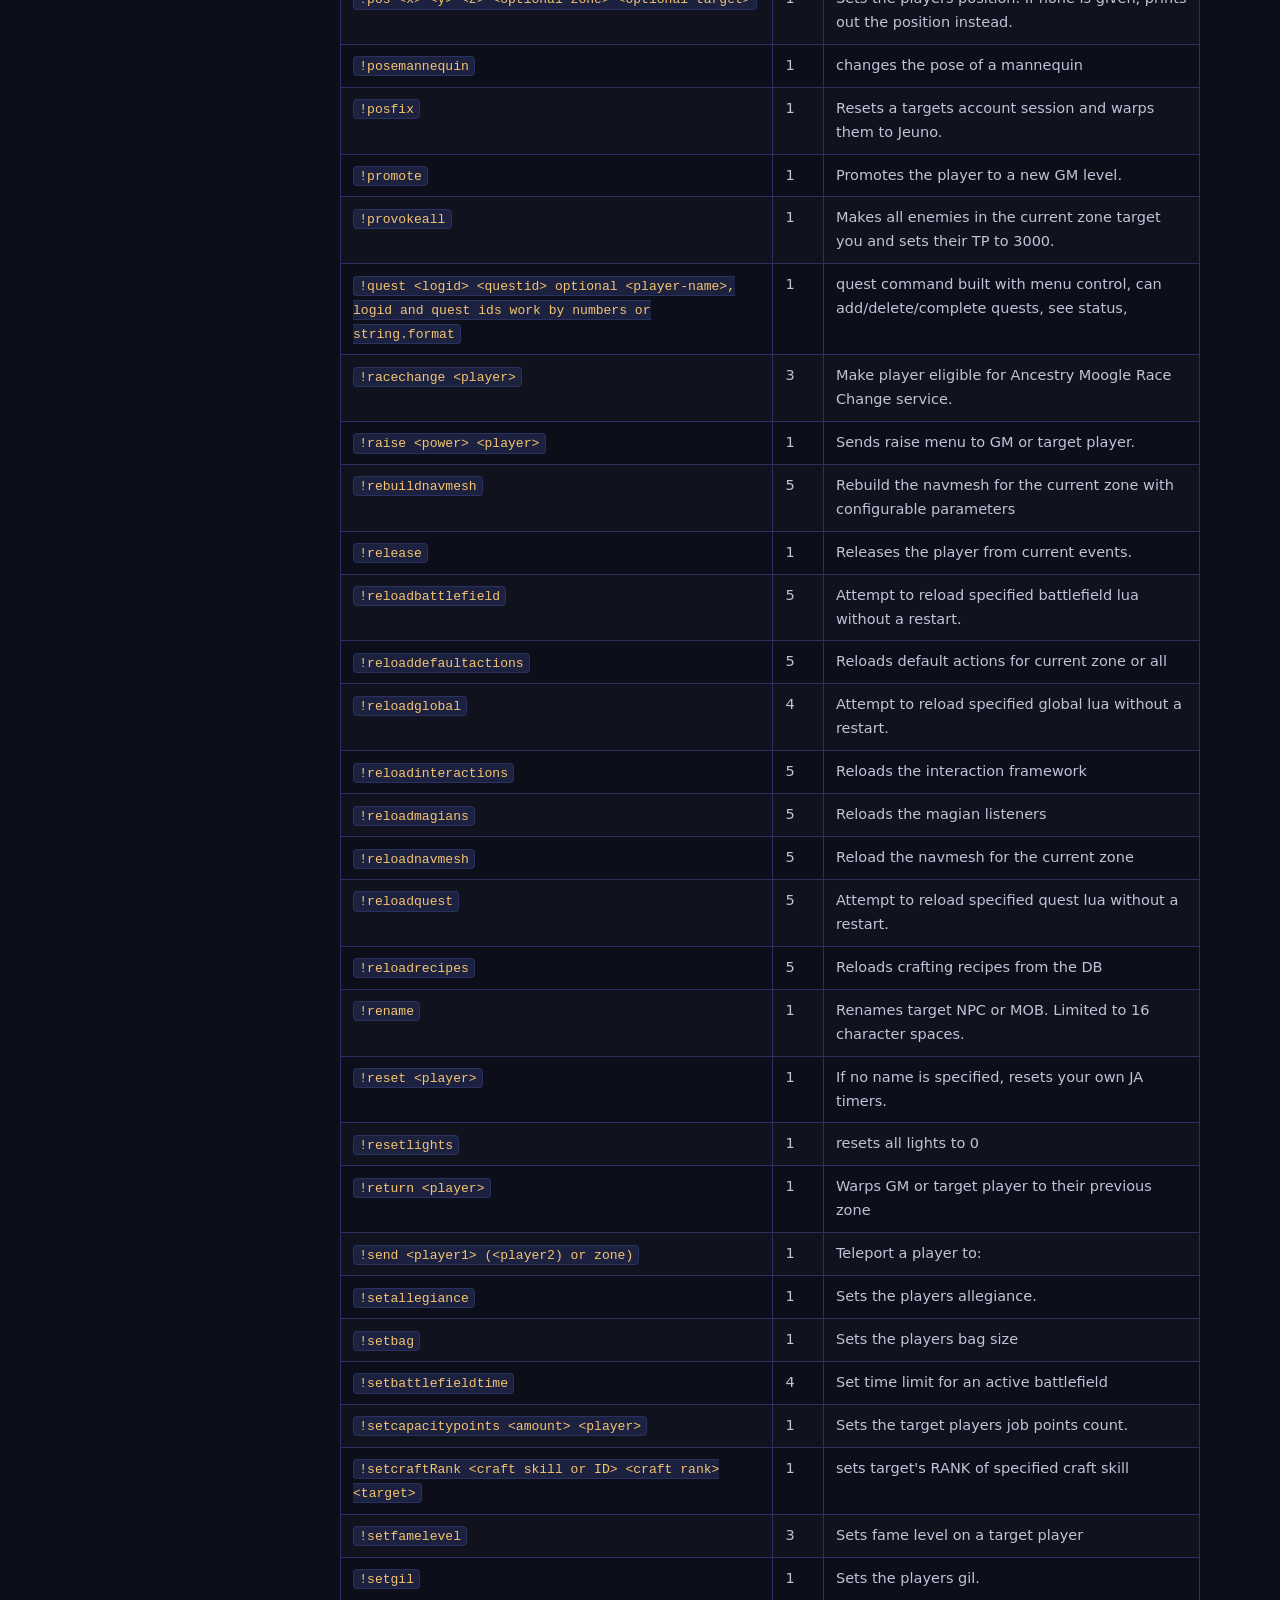
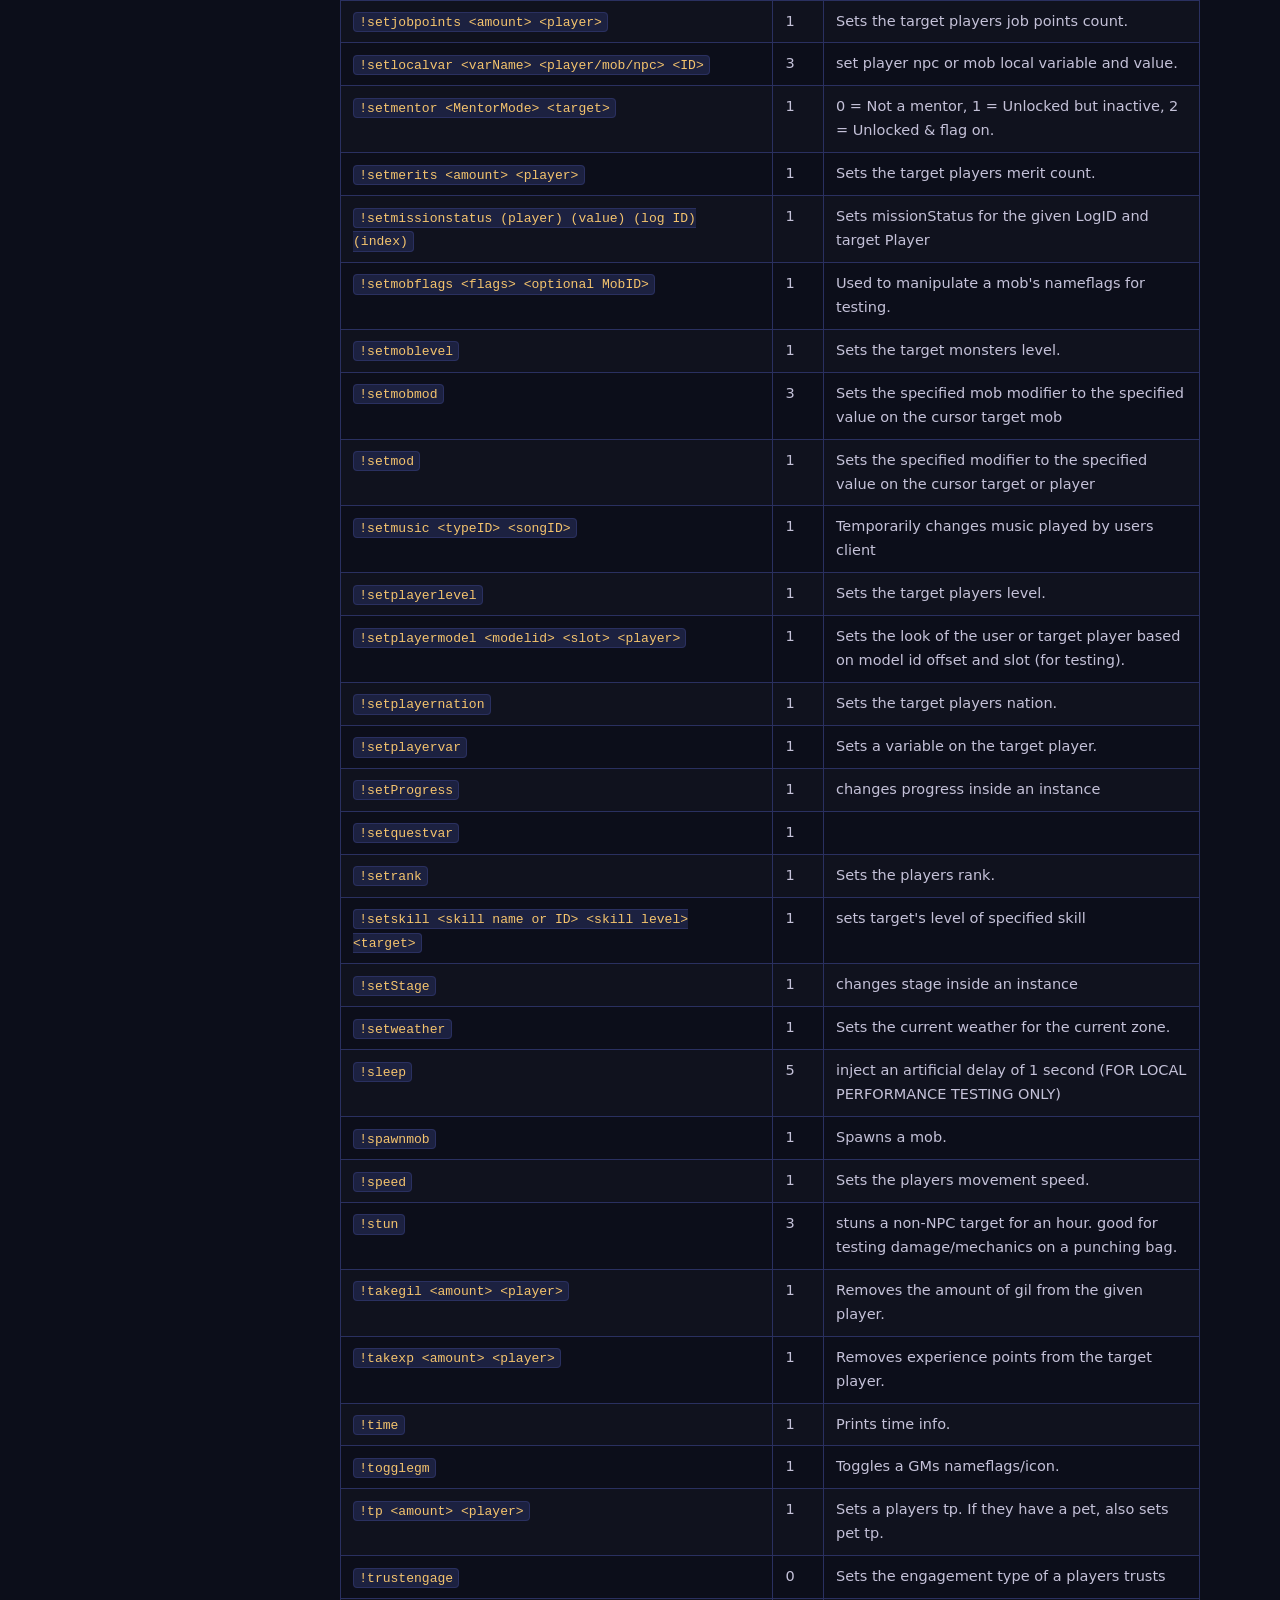
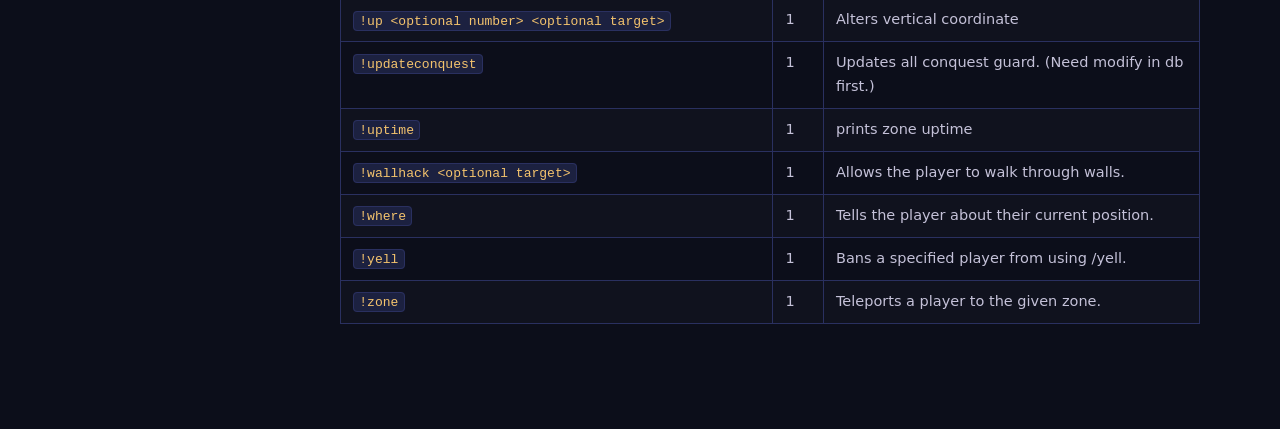
<file: docs-site/gm-commands.html>
<!doctype html>
<html lang="en">
<head>
<meta charset="utf-8">
<meta name="viewport" content="width=device-width, initial-scale=1">
<title>GM commands · Goomba XI docs</title>
<link rel="stylesheet" href="docs.css">
</head>
<body>
<input type="checkbox" id="nav-toggle" hidden>
<header class="topbar">
  <label for="nav-toggle" class="burger" aria-label="Menu"><span></span><span></span><span></span></label>
  <a class="brand" href="index.html"><span class="brand-mark" aria-hidden="true">◆</span> Goomba XI <small>docs</small></a>
</header>
<div class="layout">
  <nav class="sidebar" aria-label="Documentation">
    <a class="nav-link nav-home" href="index.html">Home</a>
      <a class="nav-link" href="install.html">Install</a>
      <a class="nav-link" href="features.html">Gameplay features</a>
      <a class="nav-link" href="operations.html">Operations</a>
      <a class="nav-link" href="updating.html">Updating</a>
      <a class="nav-link" href="file-server.html">File server</a>
      <a class="nav-link" href="client-and-launcher.html">Client & launcher</a>
      <a class="nav-link" href="auction-house.html">Auction House</a>
      <a class="nav-link" href="moving-to-vps.html">Moving to a VPS</a>
      <a class="nav-link" href="without-github.html">Without GitHub</a>
      <div class="nav-group">Reference</div>
      <a class="nav-link active" href="gm-commands.html">GM commands</a>
      <a class="nav-link" href="zone-ids.html">Zone IDs</a>
      <a class="nav-link" href="nm-ids.html">NM IDs</a>
    <div class="nav-foot">Offline copy · <a href="https://github.com/ricardo-monreal/goomba-xi-server" target="_blank" rel="noopener noreferrer">source</a></div>
  </nav>
  <label for="nav-toggle" class="scrim" aria-hidden="true"></label>
  <main class="content">
    <article>
      <h1 class="page-title">GM commands</h1>
<p>Every in-game command on this server, read from <code>scripts/commands/</code> in the LandSandBoat build it runs. In game, commands start with <code>!</code> (for example <code>!pos</code>, <code>!additem</code>). Give yourself command access with <code>sudo goomba gm &lt;account&gt; 5</code> on the game server; the <strong>Level</strong> column is the minimum GM level a command needs.</p>
<p>207 commands.</p>
<table>
<thead>
<tr>
<th>Command</th>
<th>Level</th>
<th>What it does</th>
</tr>
</thead>
<tbody><tr>
<td><code>!addabytime</code></td>
<td>1</td>
<td>Adds an amount of time to the given target. If no target then to the current player.</td>
</tr>
<tr>
<td><code>!addallatma</code></td>
<td>1</td>
<td>Adds all Atma Key Items to the given player.</td>
</tr>
<tr>
<td><code>!addallattachments</code></td>
<td>1</td>
<td>Unlocks all attachments</td>
</tr>
<tr>
<td><code>!addallmaps</code></td>
<td>1</td>
<td>Adds all maps to the given player.</td>
</tr>
<tr>
<td><code>!addallmonstrosity</code></td>
<td>1</td>
<td>Adds all species, instincts, and variants for monstrosity</td>
</tr>
<tr>
<td><code>!addallmounts</code></td>
<td>1</td>
<td>Adds all mount key items to player, granting access to their associated mounts</td>
</tr>
<tr>
<td><code>!addallspells</code></td>
<td>1</td>
<td>Adds all valid spells EXCEPT TRUSTS to the given target. If no target then to the current player.</td>
</tr>
<tr>
<td><code>!addalltrusts</code></td>
<td>1</td>
<td>Adds all trust spells to the given target. If no target then to the current player.</td>
</tr>
<tr>
<td><code>!addallwarps</code></td>
<td>1</td>
<td>Adds all Survival Guides and Home Points to GM if no target is specified.</td>
</tr>
<tr>
<td><code>!addallweaponskills</code></td>
<td>1</td>
<td>Adds all learned weaponskills to the given target. If no target then to the current player.</td>
</tr>
<tr>
<td><code>!addcurrency &lt;currency type&gt; &lt;amount&gt; &lt;target player&gt;</code></td>
<td>1</td>
<td>Adds the specified currency to the player</td>
</tr>
<tr>
<td><code>!adddynatime</code></td>
<td>1</td>
<td>Adds an amount of time to the given target. If no target then to the current player.</td>
</tr>
<tr>
<td><code>!addeffect</code></td>
<td>1</td>
<td>Adds the given effect to the given player.</td>
</tr>
<tr>
<td><code>!addfish &lt;fishId&gt; &lt;length&gt; &lt;weight&gt;</code></td>
<td>3</td>
<td>Adds a measured fish to the GMs inventory.</td>
</tr>
<tr>
<td><code>!additem &lt;itemId&gt; &lt;quantity&gt; &lt;aug1&gt; &lt;v1&gt; &lt;aug2&gt; &lt;v2&gt; &lt;aug3&gt; &lt;v3&gt; &lt;aug4&gt; &lt;v4&gt; &lt;trial&gt;</code></td>
<td>1</td>
<td>Adds an item to the GMs inventory.</td>
</tr>
<tr>
<td><code>!addkeyitem &lt;ID&gt; &lt;player&gt;</code></td>
<td>1</td>
<td>Adds a key item to the player.</td>
</tr>
<tr>
<td><code>!addlights &lt;light type&gt; &lt;amount&gt; &lt;target player&gt;</code></td>
<td>1</td>
<td>Adds the amount of specified light to the player</td>
</tr>
<tr>
<td><code>!addmission &lt;logID&gt; &lt;missionID&gt; &lt;player&gt;</code></td>
<td>1</td>
<td>Adds a mission to the GM or target players log.</td>
</tr>
<tr>
<td><code>!addquest &lt;logID&gt; &lt;questID&gt; &lt;player&gt;</code></td>
<td>1</td>
<td>Adds a quest to the given targets log.</td>
</tr>
<tr>
<td><code>!addspell &lt;spellID&gt; &lt;player&gt;</code></td>
<td>1</td>
<td>adds the ability to use a spell to the player</td>
</tr>
<tr>
<td><code>!addtempitem</code></td>
<td>1</td>
<td>Adds a temp item to the players inventory.</td>
</tr>
<tr>
<td><code>!addtime</code></td>
<td>5</td>
<td>Resets and then adds offset (in seconds) to earth clock.</td>
</tr>
<tr>
<td><code>!addtitle</code></td>
<td>1</td>
<td>Add and set player title.</td>
</tr>
<tr>
<td><code>!addtreasure &lt;itemId&gt; &lt;target player/party/alliance&gt;</code></td>
<td>1</td>
<td>Adds an item directly to the treasure pool.</td>
</tr>
<tr>
<td><code>!addWeaponSkillPoints &lt;slot&gt; &lt;points&gt; (player)</code></td>
<td>1</td>
<td>Adds weapon skill points to an equipped item.</td>
</tr>
<tr>
<td><code>!afkcheck</code></td>
<td>1</td>
<td>Sends a custom menu to the cursor target,</td>
</tr>
<tr>
<td><code>!ah</code></td>
<td>1</td>
<td>opens the Auction House menu anywhere in the world</td>
</tr>
<tr>
<td><code>!animatenpc</code></td>
<td>1</td>
<td>Changes the animation of the given npc. (For testing purposes.)</td>
</tr>
<tr>
<td><code>!animatesubnpc</code></td>
<td>1</td>
<td>Changes the animationSub of the given npc. (For testing purposes.)</td>
</tr>
<tr>
<td><code>!animation</code></td>
<td>1</td>
<td>Sets the players current animation.</td>
</tr>
<tr>
<td><code>!besieged &lt;subcommand&gt; ...</code></td>
<td>1</td>
<td>Drives Besieged by hand until the system runs itself.</td>
</tr>
<tr>
<td><code>!breaklinkshell</code></td>
<td>4</td>
<td>Breaks a linkshell and all pearls/sacks</td>
</tr>
<tr>
<td><code>!bring &lt;player&gt;</code></td>
<td>1</td>
<td>Brings the target to the player.</td>
</tr>
<tr>
<td><code>!build</code></td>
<td>0</td>
<td>Print the server&#39;s current build information</td>
</tr>
<tr>
<td><code>!cansee &lt;target&gt;</code></td>
<td>1</td>
<td>Can you see (via ximesh raycasting) your cursor target?</td>
</tr>
<tr>
<td><code>!capallskills</code></td>
<td>1</td>
<td>Caps all the players skills.</td>
</tr>
<tr>
<td><code>!capskill</code></td>
<td>1</td>
<td>Caps a specific skill.</td>
</tr>
<tr>
<td><code>!changejob</code></td>
<td>1</td>
<td>Changes the players current job.</td>
</tr>
<tr>
<td><code>!changesjob</code></td>
<td>1</td>
<td>Changes the players current subjob.</td>
</tr>
<tr>
<td><code>!checkinstance</code></td>
<td>1</td>
<td>Displays Progress and Stage inside instance</td>
</tr>
<tr>
<td><code>!checkinteraction (handlerName)</code></td>
<td>5</td>
<td>-----------------------------------</td>
</tr>
<tr>
<td><code>!checklocalvar &lt;varName&gt; { &#39;player&#39;/&#39;mob&#39;/&#39;npc&#39; } { name/ID }</code></td>
<td>1</td>
<td>checks player or npc local variable and returns result value.</td>
</tr>
<tr>
<td><code>!checkmission &lt;Log ID&gt; &lt;Player&gt;</code></td>
<td>1</td>
<td>Prints current MissionID for the given LogID and target Player to the in game chatlog</td>
</tr>
<tr>
<td><code>!checkmissionstatus &lt;Log ID&gt; &lt;Player&gt;</code></td>
<td>1</td>
<td>Prints current missionStatus for the given LogID and target Player to the in game chatlog</td>
</tr>
<tr>
<td><code>!checkquest &lt;logID&gt; &lt;questID&gt; (player)</code></td>
<td>1</td>
<td>Prints status of the quest to the in game chatlog</td>
</tr>
<tr>
<td><code>!checkvar &lt;varType&gt; &lt;varName&gt;</code></td>
<td>1</td>
<td>checks player or server variable and returns result value.</td>
</tr>
<tr>
<td><code>!chocobo &lt;color&gt; &lt;head&gt; &lt;tail&gt; &lt;feet&gt;</code></td>
<td>1</td>
<td>Register and use a chocobo with a specific look</td>
</tr>
<tr>
<td><code>!cnation &lt;target&gt; &lt;campaign allegiance&gt;</code></td>
<td>1</td>
<td>check or alter target characters campaign allegiance</td>
</tr>
<tr>
<td><code>!completemission &lt;logID&gt; &lt;missionID&gt; &lt;player&gt;</code></td>
<td>1</td>
<td>Completes the given mission for the target player, if that mission is currently active.</td>
</tr>
<tr>
<td><code>!completequest &lt;logID&gt; &lt;questID&gt; &lt;player&gt;</code></td>
<td>1</td>
<td>Completes the given quest for the GM or target player.</td>
</tr>
<tr>
<td><code>!completerecord &lt;recordID&gt; &lt;player&gt;</code></td>
<td>1</td>
<td>Completes the given quest for the GM or target player.</td>
</tr>
<tr>
<td><code>!costume</code></td>
<td>1</td>
<td>Sets the players current costume.</td>
</tr>
<tr>
<td><code>!costume2</code></td>
<td>1</td>
<td>Sets the players current costume2.</td>
</tr>
<tr>
<td><code>!cp</code></td>
<td>1</td>
<td>Adds the given amount cp to the player.</td>
</tr>
<tr>
<td><code>!crash</code></td>
<td>5</td>
<td>force the server process to crash</td>
</tr>
<tr>
<td><code>!cs</code></td>
<td>1</td>
<td>Starts the given event for the player.</td>
</tr>
<tr>
<td><code>!cs2</code></td>
<td>1</td>
<td>Starts the given event for the player.</td>
</tr>
<tr>
<td><code>!delallinventory</code></td>
<td>1</td>
<td>Deletes all items in a player&#39;s inventory, if they have any.</td>
</tr>
<tr>
<td><code>!delallweaponskills</code></td>
<td>1</td>
<td>Removes all learned weaponskills to the given target. If no target then to the current player.</td>
</tr>
<tr>
<td><code>!delcontaineritems</code></td>
<td>1</td>
<td>Deletes all items in a player&#39;s specified container, if they have any.</td>
</tr>
<tr>
<td><code>!delcurrency &lt;currency type&gt; &lt;amount&gt; &lt;target player&gt;</code></td>
<td>1</td>
<td>Removes the specified currency from the player</td>
</tr>
<tr>
<td><code>!addeffect</code></td>
<td>1</td>
<td>Removes the given effect from the given player.</td>
</tr>
<tr>
<td><code>!delitem</code></td>
<td>1</td>
<td>Deletes a single item held by a player, if they have it.</td>
</tr>
<tr>
<td><code>!delkeyitem</code></td>
<td>1</td>
<td>Deletes the given key item from the player.</td>
</tr>
<tr>
<td><code>!delmission &lt;logID&gt; &lt;missionID&gt; &lt;player&gt;</code></td>
<td>1</td>
<td>Deletes the given mission from the GM or target player.</td>
</tr>
<tr>
<td><code>!delquest &lt;logID&gt; &lt;questID&gt; &lt;player&gt;</code></td>
<td>1</td>
<td>Deletes the given quest from the GM or target player.</td>
</tr>
<tr>
<td><code>!delspell &lt;spellID&gt; &lt;player&gt;</code></td>
<td>1</td>
<td>Removes a spell from the players spell list.</td>
</tr>
<tr>
<td><code>!despawnmob &lt;mobid-optional&gt;</code></td>
<td>1</td>
<td>Despawns the given mob <t> or mobID)</td>
</tr>
<tr>
<td><code>!down &lt;optional number&gt; &lt;optional target&gt;</code></td>
<td>1</td>
<td>Alters vertical coordinate</td>
</tr>
<tr>
<td><code>!entityVisual</code></td>
<td>1</td>
<td>push entityVisual packet to player</td>
</tr>
<tr>
<td><code>!exec</code></td>
<td>4</td>
<td>Allows you to execute a Lua string directly from chat.</td>
</tr>
<tr>
<td><code>!fafnir</code></td>
<td>5</td>
<td>Summon a fightable Fafnir (no loot)</td>
</tr>
<tr>
<td><code>!garrison &lt;command&gt; (player)</code></td>
<td>1</td>
<td></td>
</tr>
<tr>
<td><code>!gc_full</code></td>
<td>5</td>
<td>Tell Lua to run a full garbage collection</td>
</tr>
<tr>
<td><code>!gc_step</code></td>
<td>5</td>
<td>Tell Lua to run a garbage collection step</td>
</tr>
<tr>
<td><code>!getcraftRank &lt;craft skill or ID&gt; (player)</code></td>
<td>1</td>
<td>returns target&#39;s RANK of specified craft skill</td>
</tr>
<tr>
<td><code>!geteffects [target]</code></td>
<td>1</td>
<td>Lists all active status effects on the specified target (or self if no target specified)</td>
</tr>
<tr>
<td><code>!getenmity</code></td>
<td>2</td>
<td>prints the target mob&#39;s current CE and VE towards you</td>
</tr>
<tr>
<td><code>!getfame</code></td>
<td>3</td>
<td>Gets fame level of a target player</td>
</tr>
<tr>
<td><code>!getfamily &lt;optional MobID&gt;</code></td>
<td>1</td>
<td>Prints the mob&#39;s family ID.</td>
</tr>
<tr>
<td><code>!getfishers &lt;MinutesToLookback&gt;</code></td>
<td>1</td>
<td>Returns a list of all players who have recently fished.</td>
</tr>
<tr>
<td><code>!getid</code></td>
<td>1</td>
<td>Prints the ID of the currently selected target under the cursor</td>
</tr>
<tr>
<td><code>!getlocalvars</code></td>
<td>1</td>
<td></td>
</tr>
<tr>
<td><code>!getmobaction</code></td>
<td>1</td>
<td>Prints mob&#39;s current action to the command user.</td>
</tr>
<tr>
<td><code>!getmobflags &lt;optional MobID&gt;</code></td>
<td>1</td>
<td>Used to get a mob&#39;s entity flags for testing.</td>
</tr>
<tr>
<td><code>!getmobmod &lt;modID&gt;</code></td>
<td>1</td>
<td>gets a mod by ID on the player or cursor target</td>
</tr>
<tr>
<td><code>!getmod &lt;modID&gt;</code></td>
<td>3</td>
<td>gets a mod by ID on the player or cursor target</td>
</tr>
<tr>
<td><code>!getpool</code></td>
<td>3</td>
<td>prints the treasure pool of the current target.</td>
</tr>
<tr>
<td><code>!getprevzoneline</code></td>
<td>1</td>
<td>gets the ID of the players last zoneline or cursor target.</td>
</tr>
<tr>
<td><code>!getquestvar</code></td>
<td>1</td>
<td></td>
</tr>
<tr>
<td><code>!getskill &lt;skill name or ID&gt; &lt;target&gt;</code></td>
<td>1</td>
<td>returns target&#39;s level of specified skill</td>
</tr>
<tr>
<td><code>!getspecies &lt;optional MobID&gt;</code></td>
<td>1</td>
<td>Prints the mob&#39;s species ID.</td>
</tr>
<tr>
<td><code>!getstats</code></td>
<td>1</td>
<td>prints stats of cursor target into chatlog, for debugging.</td>
</tr>
<tr>
<td><code>!getta</code></td>
<td>1</td>
<td>returns the name of the entity that would be chosen for trick attack given the current (mob) target</td>
</tr>
<tr>
<td><code>!gettp</code></td>
<td>1</td>
<td>prints tp of the player and the target(if applicable), for debugging.</td>
</tr>
<tr>
<td><code>!getwspoints</code></td>
<td>1</td>
<td>prints current ws points, optionaly specifying the weapon slot to check (default main)</td>
</tr>
<tr>
<td><code>!givebonanzapearl &lt;player&gt; &lt;number&gt; &lt;eventnum&gt;</code></td>
<td>5</td>
<td>Gives a bonanza pearl with <number> for <eventnum></td>
</tr>
<tr>
<td><code>!givegil &lt;amount&gt; &lt;player&gt;</code></td>
<td>1</td>
<td>Gives the specified amount of gil to GM or target player.</td>
</tr>
<tr>
<td><code>!giveitem &lt;player&gt; &lt;itemId&gt; &lt;amount&gt; &lt;aug1&gt; &lt;v1&gt; &lt;aug2&gt; &lt;v2&gt; &lt;aug3&gt; &lt;v3&gt; &lt;aug4&gt; &lt;v4&gt;</code></td>
<td>1</td>
<td>Gives an item to the target player.</td>
</tr>
<tr>
<td><code>!givels</code></td>
<td>1</td>
<td>Makes a linkpearl for the given linkshell (pearlsack for gm)</td>
</tr>
<tr>
<td><code>!givemagianitem &lt;player&gt; &lt;trialId&gt; (RewardItem = False)</code></td>
<td>1</td>
<td>Gives the Magian Item associated with the given Trial ID</td>
</tr>
<tr>
<td><code>!givexp &lt;amount&gt; &lt;player&gt;</code></td>
<td>1</td>
<td>Gives the GM or target player experience points.</td>
</tr>
<tr>
<td><code>!gmhome</code></td>
<td>1</td>
<td>Sends you to zone 210 (GM_HOME), if you are a GM</td>
</tr>
<tr>
<td><code>!godmode</code></td>
<td>1</td>
<td>Toggles god mode on the player, granting them several special abilities.</td>
</tr>
<tr>
<td><code>!goto</code></td>
<td>1</td>
<td>Goes to the target player.</td>
</tr>
<tr>
<td><code>!gotoid</code></td>
<td>1</td>
<td>Go to given mob or npc ID</td>
</tr>
<tr>
<td><code>!gotoname</code></td>
<td>1</td>
<td>Go to given mob or npc by name</td>
</tr>
<tr>
<td><code>!hasitem</code></td>
<td>1</td>
<td>Checks if a player has a specific item</td>
</tr>
<tr>
<td><code>!haskeyitem &lt;ID&gt; &lt;player&gt;</code></td>
<td>1</td>
<td>Checks if player has specified KeyItem.</td>
</tr>
<tr>
<td><code>!hastitle</code></td>
<td>1</td>
<td>Check if player already has a title.</td>
</tr>
<tr>
<td><code>!hide</code></td>
<td>1</td>
<td>Hides the GM from other players.</td>
</tr>
<tr>
<td><code>!homepoint</code></td>
<td>1</td>
<td>Sends the target to their homepoint.</td>
</tr>
<tr>
<td><code>!hp &lt;amount&gt; &lt;player&gt;</code></td>
<td>1</td>
<td>Sets the GM or target players health.</td>
</tr>
<tr>
<td><code>!immortal &lt;player&gt;</code></td>
<td>1</td>
<td>Sets a target to be unkillable</td>
</tr>
<tr>
<td><code>!inject</code></td>
<td>1</td>
<td>Injects the given packet data.</td>
</tr>
<tr>
<td><code>!injectaction</code></td>
<td>1</td>
<td>Injects an action packet with the specified action and animation id.</td>
</tr>
<tr>
<td><code>!instance &lt;instance_id&gt;</code></td>
<td>1</td>
<td>Load an instance and take you there</td>
</tr>
<tr>
<td><code>!inwater &lt;target&gt;</code></td>
<td>1</td>
<td>Are you in water?</td>
</tr>
<tr>
<td><code>!jail</code></td>
<td>1</td>
<td>Sends the target player to jail. (Mordion Gaol)</td>
</tr>
<tr>
<td><code>!logoff</code></td>
<td>1</td>
<td>Logs the target player off by force.</td>
</tr>
<tr>
<td><code>!masterjob</code></td>
<td>1</td>
<td>Masters the player&#39;s current job</td>
</tr>
<tr>
<td><code>!menu</code></td>
<td>1</td>
<td>Shows a basic test menu with three options</td>
</tr>
<tr>
<td><code>!menu_paginated</code></td>
<td>1</td>
<td>Shows a paginated test menu with two pages, an option per page.</td>
</tr>
<tr>
<td><code>!messagebasic</code></td>
<td>1</td>
<td>Injects a message basic packet.</td>
</tr>
<tr>
<td><code>!messagespecial</code></td>
<td>1</td>
<td>Injects a message special packet.</td>
</tr>
<tr>
<td><code>!messagestandard</code></td>
<td>1</td>
<td>Injects a standard message packet.</td>
</tr>
<tr>
<td><code>!minigame</code></td>
<td>1</td>
<td>Opens a menu to allow you to quickly test minigames.</td>
</tr>
<tr>
<td><code>!mission &lt;logid&gt; &lt;missionid&gt; optional &lt;player-name&gt;, logid and mission ids work by numbers or string.format</code></td>
<td>1</td>
<td>mission command built with menu control, can add/delete/complete missions, see status,</td>
</tr>
<tr>
<td><code>!mobhere &lt;mobId&gt;</code></td>
<td>1</td>
<td>Spawns a MOB and then moves it to the current position, if in same zone.</td>
</tr>
<tr>
<td><code>!mobskill</code></td>
<td>1</td>
<td>Forces an entity to do a skill</td>
</tr>
<tr>
<td><code>!mobsub</code></td>
<td>1</td>
<td>Changes the sub-animation of the given mob. (For testing purposes.)</td>
</tr>
<tr>
<td><code>!monstrosity</code></td>
<td>1</td>
<td>Toggles MON, keeping the current position. Leaving restores the jobs held on entry.</td>
</tr>
<tr>
<td><code>!monunlock &lt;species or variant&gt; (player)</code></td>
<td>1</td>
<td>Unlocks one Monstrosity family or variant by its enum name, such as TIGER or FLOWERING_TREANT.</td>
</tr>
<tr>
<td><code>!mount</code></td>
<td>1</td>
<td></td>
</tr>
<tr>
<td><code>!mp &lt;amount&gt; &lt;player&gt;</code></td>
<td>1</td>
<td>Sets the GM or target players mana.</td>
</tr>
<tr>
<td><code>!naga</code></td>
<td>5</td>
<td>POC for Domain Invasion and fenced content in general.</td>
</tr>
<tr>
<td><code>!npchere &lt;npcId&gt;</code></td>
<td>1</td>
<td>Spawns an NPC and then moves it to the current position, if in same zone.</td>
</tr>
<tr>
<td><code>!pardon</code></td>
<td>1</td>
<td>Pardons a player from jail. (Mordion Gaol)</td>
</tr>
<tr>
<td><code>!petgodmode</code></td>
<td>1</td>
<td>Toggles god mode on the player&#39;s pet, granting them several special abilities.</td>
</tr>
<tr>
<td><code>!pettp</code></td>
<td>1</td>
<td>Sets the players pet tp.</td>
</tr>
<tr>
<td><code>!pos &lt;x&gt; &lt;y&gt; &lt;z&gt; &lt;optional zone&gt; &lt;optional target&gt;</code></td>
<td>1</td>
<td>Sets the players position. If none is given, prints out the position instead.</td>
</tr>
<tr>
<td><code>!posemannequin</code></td>
<td>1</td>
<td>changes the pose of a mannequin</td>
</tr>
<tr>
<td><code>!posfix</code></td>
<td>1</td>
<td>Resets a targets account session and warps them to Jeuno.</td>
</tr>
<tr>
<td><code>!promote</code></td>
<td>1</td>
<td>Promotes the player to a new GM level.</td>
</tr>
<tr>
<td><code>!provokeall</code></td>
<td>1</td>
<td>Makes all enemies in the current zone target you and sets their TP to 3000.</td>
</tr>
<tr>
<td><code>!quest &lt;logid&gt; &lt;questid&gt; optional &lt;player-name&gt;, logid and quest ids work by numbers or string.format</code></td>
<td>1</td>
<td>quest command built with menu control, can add/delete/complete quests, see status,</td>
</tr>
<tr>
<td><code>!racechange &lt;player&gt;</code></td>
<td>3</td>
<td>Make player eligible for Ancestry Moogle Race Change service.</td>
</tr>
<tr>
<td><code>!raise &lt;power&gt; &lt;player&gt;</code></td>
<td>1</td>
<td>Sends raise menu to GM or target player.</td>
</tr>
<tr>
<td><code>!rebuildnavmesh</code></td>
<td>5</td>
<td>Rebuild the navmesh for the current zone with configurable parameters</td>
</tr>
<tr>
<td><code>!release</code></td>
<td>1</td>
<td>Releases the player from current events.</td>
</tr>
<tr>
<td><code>!reloadbattlefield</code></td>
<td>5</td>
<td>Attempt to reload specified battlefield lua without a restart.</td>
</tr>
<tr>
<td><code>!reloaddefaultactions</code></td>
<td>5</td>
<td>Reloads default actions for current zone or all</td>
</tr>
<tr>
<td><code>!reloadglobal</code></td>
<td>4</td>
<td>Attempt to reload specified global lua without a restart.</td>
</tr>
<tr>
<td><code>!reloadinteractions</code></td>
<td>5</td>
<td>Reloads the interaction framework</td>
</tr>
<tr>
<td><code>!reloadmagians</code></td>
<td>5</td>
<td>Reloads the magian listeners</td>
</tr>
<tr>
<td><code>!reloadnavmesh</code></td>
<td>5</td>
<td>Reload the navmesh for the current zone</td>
</tr>
<tr>
<td><code>!reloadquest</code></td>
<td>5</td>
<td>Attempt to reload specified quest lua without a restart.</td>
</tr>
<tr>
<td><code>!reloadrecipes</code></td>
<td>5</td>
<td>Reloads crafting recipes from the DB</td>
</tr>
<tr>
<td><code>!rename</code></td>
<td>1</td>
<td>Renames target NPC or MOB. Limited to 16 character spaces.</td>
</tr>
<tr>
<td><code>!reset &lt;player&gt;</code></td>
<td>1</td>
<td>If no name is specified, resets your own JA timers.</td>
</tr>
<tr>
<td><code>!resetlights</code></td>
<td>1</td>
<td>resets all lights to 0</td>
</tr>
<tr>
<td><code>!return &lt;player&gt;</code></td>
<td>1</td>
<td>Warps GM or target player to their previous zone</td>
</tr>
<tr>
<td><code>!send &lt;player1&gt; (&lt;player2) or zone)</code></td>
<td>1</td>
<td>Teleport a player to:</td>
</tr>
<tr>
<td><code>!setallegiance</code></td>
<td>1</td>
<td>Sets the players allegiance.</td>
</tr>
<tr>
<td><code>!setbag</code></td>
<td>1</td>
<td>Sets the players bag size</td>
</tr>
<tr>
<td><code>!setbattlefieldtime</code></td>
<td>4</td>
<td>Set time limit for an active battlefield</td>
</tr>
<tr>
<td><code>!setcapacitypoints &lt;amount&gt; &lt;player&gt;</code></td>
<td>1</td>
<td>Sets the target players job points count.</td>
</tr>
<tr>
<td><code>!setcraftRank &lt;craft skill or ID&gt; &lt;craft rank&gt; &lt;target&gt;</code></td>
<td>1</td>
<td>sets target&#39;s RANK of specified craft skill</td>
</tr>
<tr>
<td><code>!setfamelevel</code></td>
<td>3</td>
<td>Sets fame level on a target player</td>
</tr>
<tr>
<td><code>!setgil</code></td>
<td>1</td>
<td>Sets the players gil.</td>
</tr>
<tr>
<td><code>!setjobpoints &lt;amount&gt; &lt;player&gt;</code></td>
<td>1</td>
<td>Sets the target players job points count.</td>
</tr>
<tr>
<td><code>!setlocalvar &lt;varName&gt; &lt;player/mob/npc&gt; &lt;ID&gt;</code></td>
<td>3</td>
<td>set player npc or mob local variable and value.</td>
</tr>
<tr>
<td><code>!setmentor &lt;MentorMode&gt; &lt;target&gt;</code></td>
<td>1</td>
<td>0 = Not a mentor, 1 = Unlocked but inactive, 2 = Unlocked &amp; flag on.</td>
</tr>
<tr>
<td><code>!setmerits &lt;amount&gt; &lt;player&gt;</code></td>
<td>1</td>
<td>Sets the target players merit count.</td>
</tr>
<tr>
<td><code>!setmissionstatus (player) (value) (log ID) (index)</code></td>
<td>1</td>
<td>Sets missionStatus for the given LogID and target Player</td>
</tr>
<tr>
<td><code>!setmobflags &lt;flags&gt; &lt;optional MobID&gt;</code></td>
<td>1</td>
<td>Used to manipulate a mob&#39;s nameflags for testing.</td>
</tr>
<tr>
<td><code>!setmoblevel</code></td>
<td>1</td>
<td>Sets the target monsters level.</td>
</tr>
<tr>
<td><code>!setmobmod</code></td>
<td>3</td>
<td>Sets the specified mob modifier to the specified value on the cursor target mob</td>
</tr>
<tr>
<td><code>!setmod</code></td>
<td>1</td>
<td>Sets the specified modifier to the specified value on the cursor target or player</td>
</tr>
<tr>
<td><code>!setmusic &lt;typeID&gt; &lt;songID&gt;</code></td>
<td>1</td>
<td>Temporarily changes music played by users client</td>
</tr>
<tr>
<td><code>!setplayerlevel</code></td>
<td>1</td>
<td>Sets the target players level.</td>
</tr>
<tr>
<td><code>!setplayermodel &lt;modelid&gt; &lt;slot&gt; &lt;player&gt;</code></td>
<td>1</td>
<td>Sets the look of the user or target player based on model id offset and slot (for testing).</td>
</tr>
<tr>
<td><code>!setplayernation</code></td>
<td>1</td>
<td>Sets the target players nation.</td>
</tr>
<tr>
<td><code>!setplayervar</code></td>
<td>1</td>
<td>Sets a variable on the target player.</td>
</tr>
<tr>
<td><code>!setProgress</code></td>
<td>1</td>
<td>changes progress inside an instance</td>
</tr>
<tr>
<td><code>!setquestvar</code></td>
<td>1</td>
<td></td>
</tr>
<tr>
<td><code>!setrank</code></td>
<td>1</td>
<td>Sets the players rank.</td>
</tr>
<tr>
<td><code>!setskill &lt;skill name or ID&gt; &lt;skill level&gt; &lt;target&gt;</code></td>
<td>1</td>
<td>sets target&#39;s level of specified skill</td>
</tr>
<tr>
<td><code>!setStage</code></td>
<td>1</td>
<td>changes stage inside an instance</td>
</tr>
<tr>
<td><code>!setweather</code></td>
<td>1</td>
<td>Sets the current weather for the current zone.</td>
</tr>
<tr>
<td><code>!sleep</code></td>
<td>5</td>
<td>inject an artificial delay of 1 second (FOR LOCAL PERFORMANCE TESTING ONLY)</td>
</tr>
<tr>
<td><code>!spawnmob</code></td>
<td>1</td>
<td>Spawns a mob.</td>
</tr>
<tr>
<td><code>!speed</code></td>
<td>1</td>
<td>Sets the players movement speed.</td>
</tr>
<tr>
<td><code>!stun</code></td>
<td>3</td>
<td>stuns a non-NPC target for an hour. good for testing damage/mechanics on a punching bag.</td>
</tr>
<tr>
<td><code>!takegil &lt;amount&gt; &lt;player&gt;</code></td>
<td>1</td>
<td>Removes the amount of gil from the given player.</td>
</tr>
<tr>
<td><code>!takexp &lt;amount&gt; &lt;player&gt;</code></td>
<td>1</td>
<td>Removes experience points from the target player.</td>
</tr>
<tr>
<td><code>!time</code></td>
<td>1</td>
<td>Prints time info.</td>
</tr>
<tr>
<td><code>!togglegm</code></td>
<td>1</td>
<td>Toggles a GMs nameflags/icon.</td>
</tr>
<tr>
<td><code>!tp &lt;amount&gt; &lt;player&gt;</code></td>
<td>1</td>
<td>Sets a players tp. If they have a pet, also sets pet tp.</td>
</tr>
<tr>
<td><code>!trustengage</code></td>
<td>0</td>
<td>Sets the engagement type of a players trusts</td>
</tr>
<tr>
<td><code>!up &lt;optional number&gt; &lt;optional target&gt;</code></td>
<td>1</td>
<td>Alters vertical coordinate</td>
</tr>
<tr>
<td><code>!updateconquest</code></td>
<td>1</td>
<td>Updates all conquest guard. (Need modify in db first.)</td>
</tr>
<tr>
<td><code>!uptime</code></td>
<td>1</td>
<td>prints zone uptime</td>
</tr>
<tr>
<td><code>!wallhack &lt;optional target&gt;</code></td>
<td>1</td>
<td>Allows the player to walk through walls.</td>
</tr>
<tr>
<td><code>!where</code></td>
<td>1</td>
<td>Tells the player about their current position.</td>
</tr>
<tr>
<td><code>!yell</code></td>
<td>1</td>
<td>Bans a specified player from using /yell.</td>
</tr>
<tr>
<td><code>!zone</code></td>
<td>1</td>
<td>Teleports a player to the given zone.</td>
</tr>
</tbody></table>

    </article>
  </main>
</div>
</body>
</html>
</file>
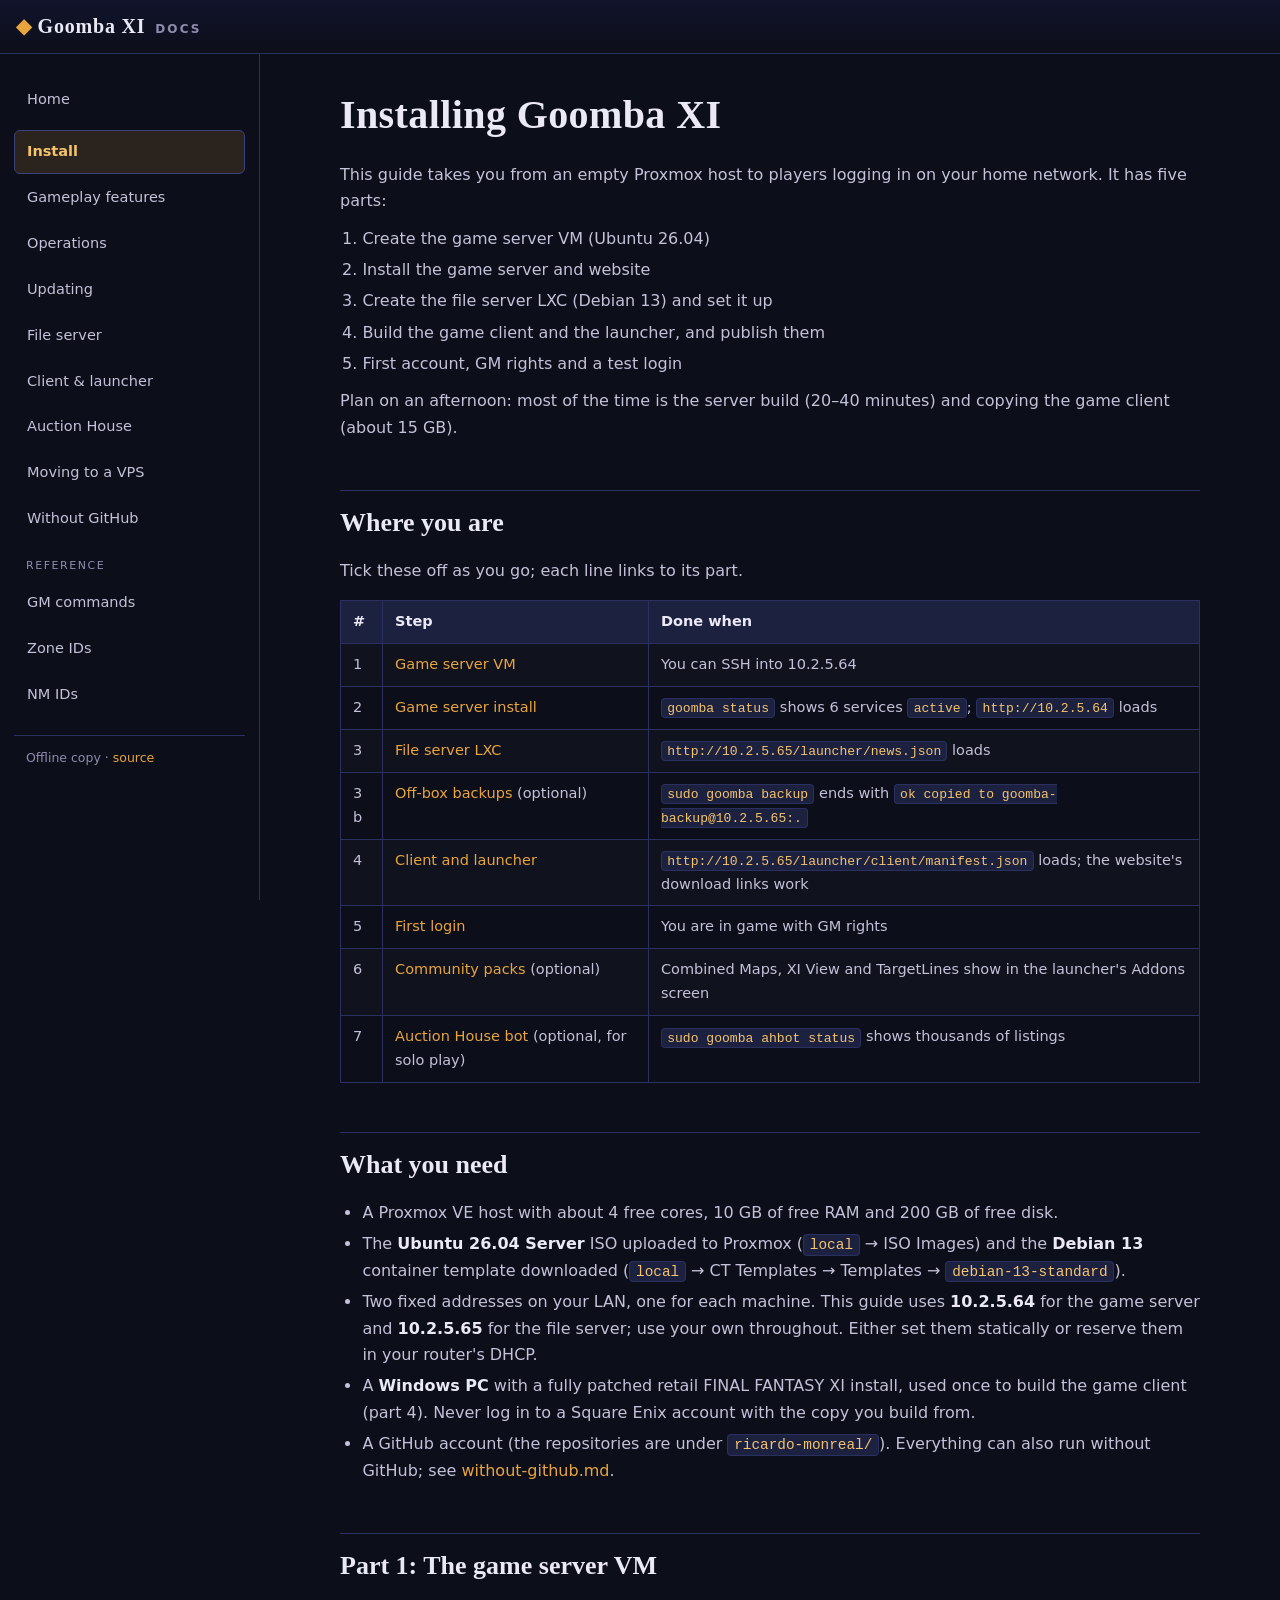
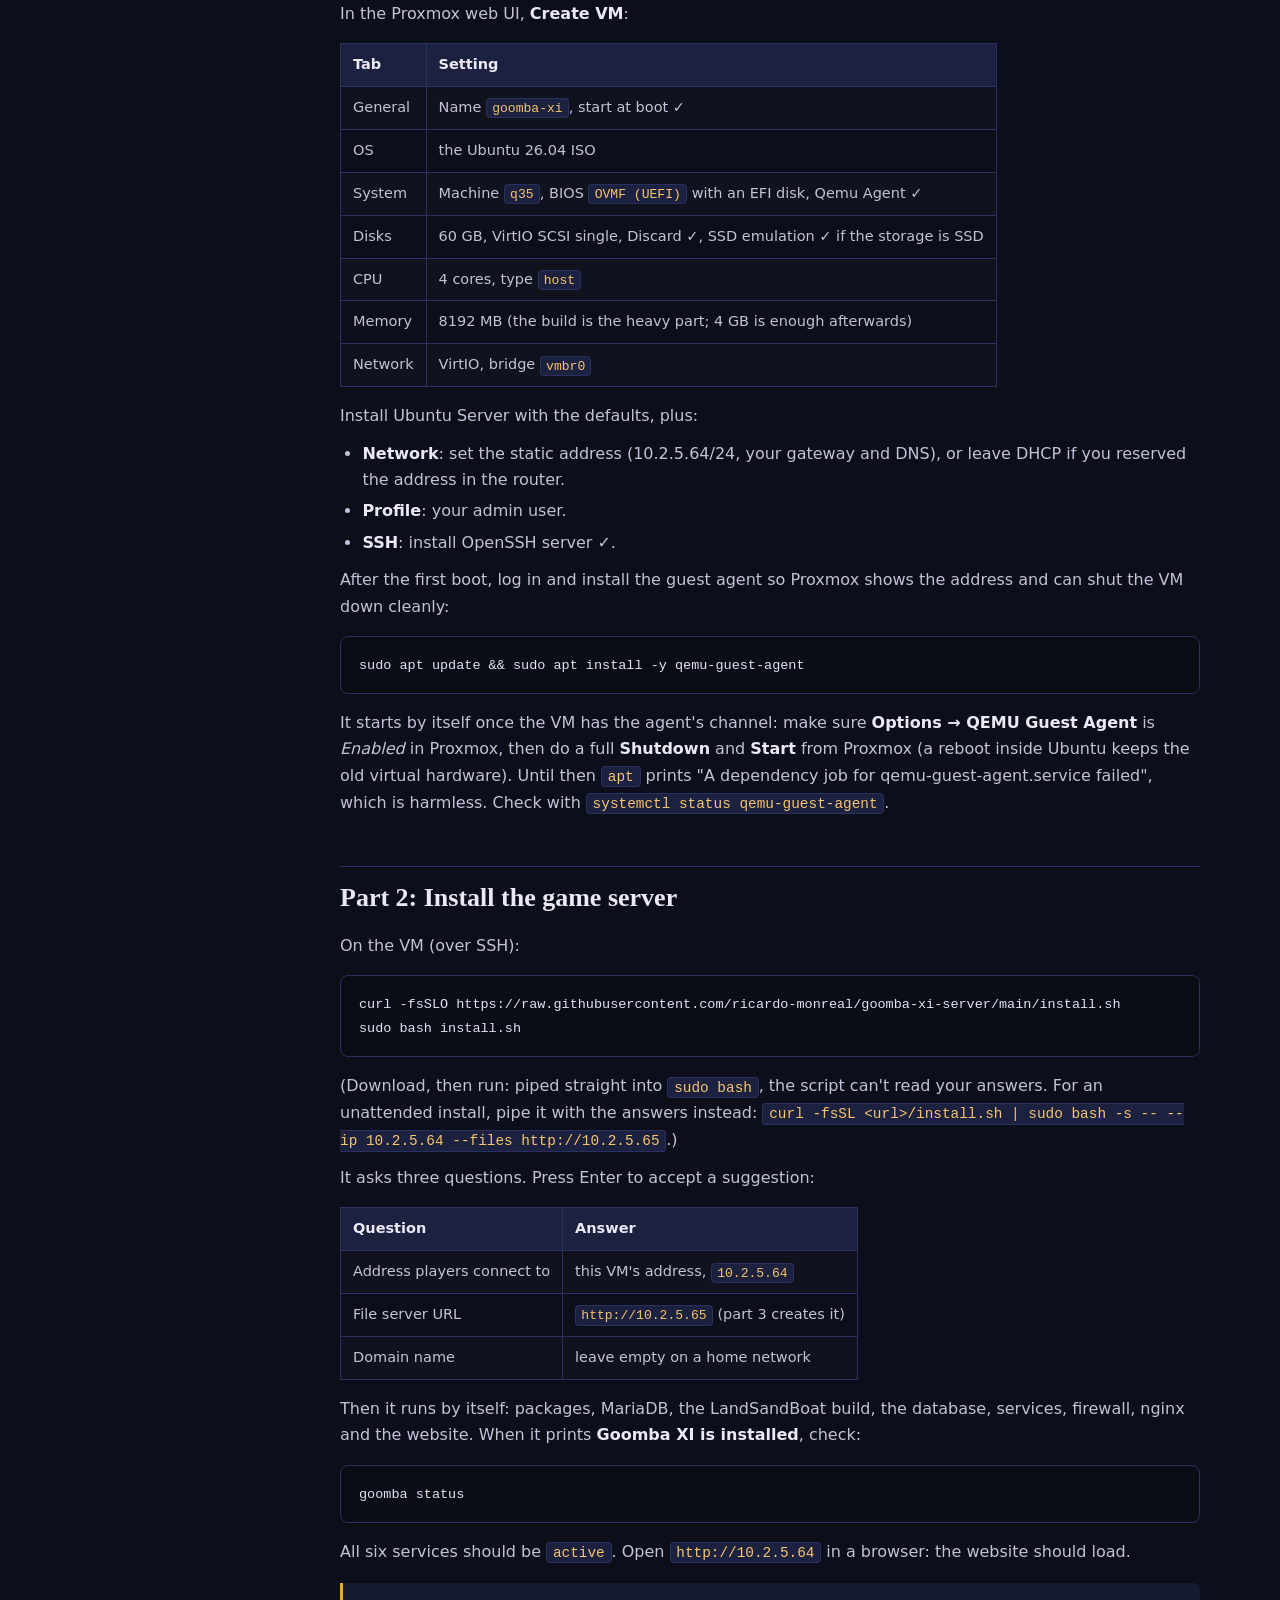
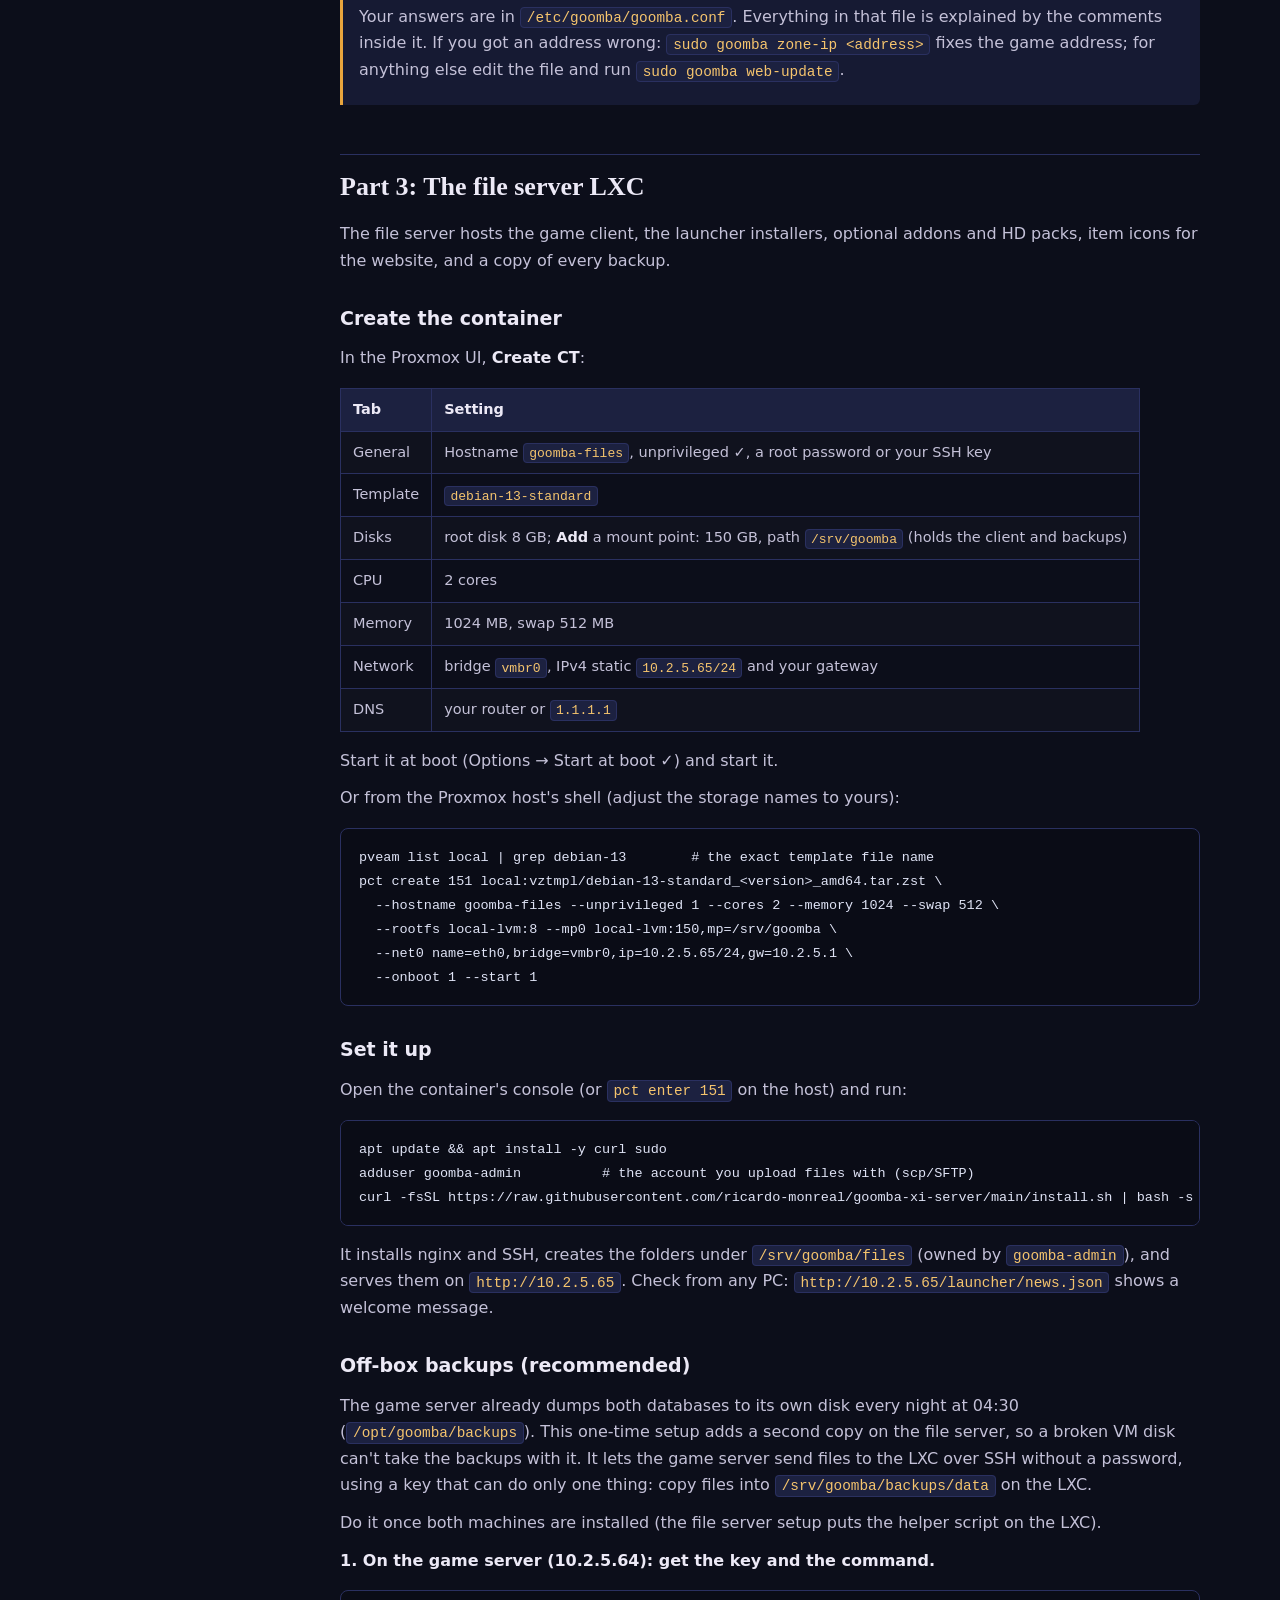
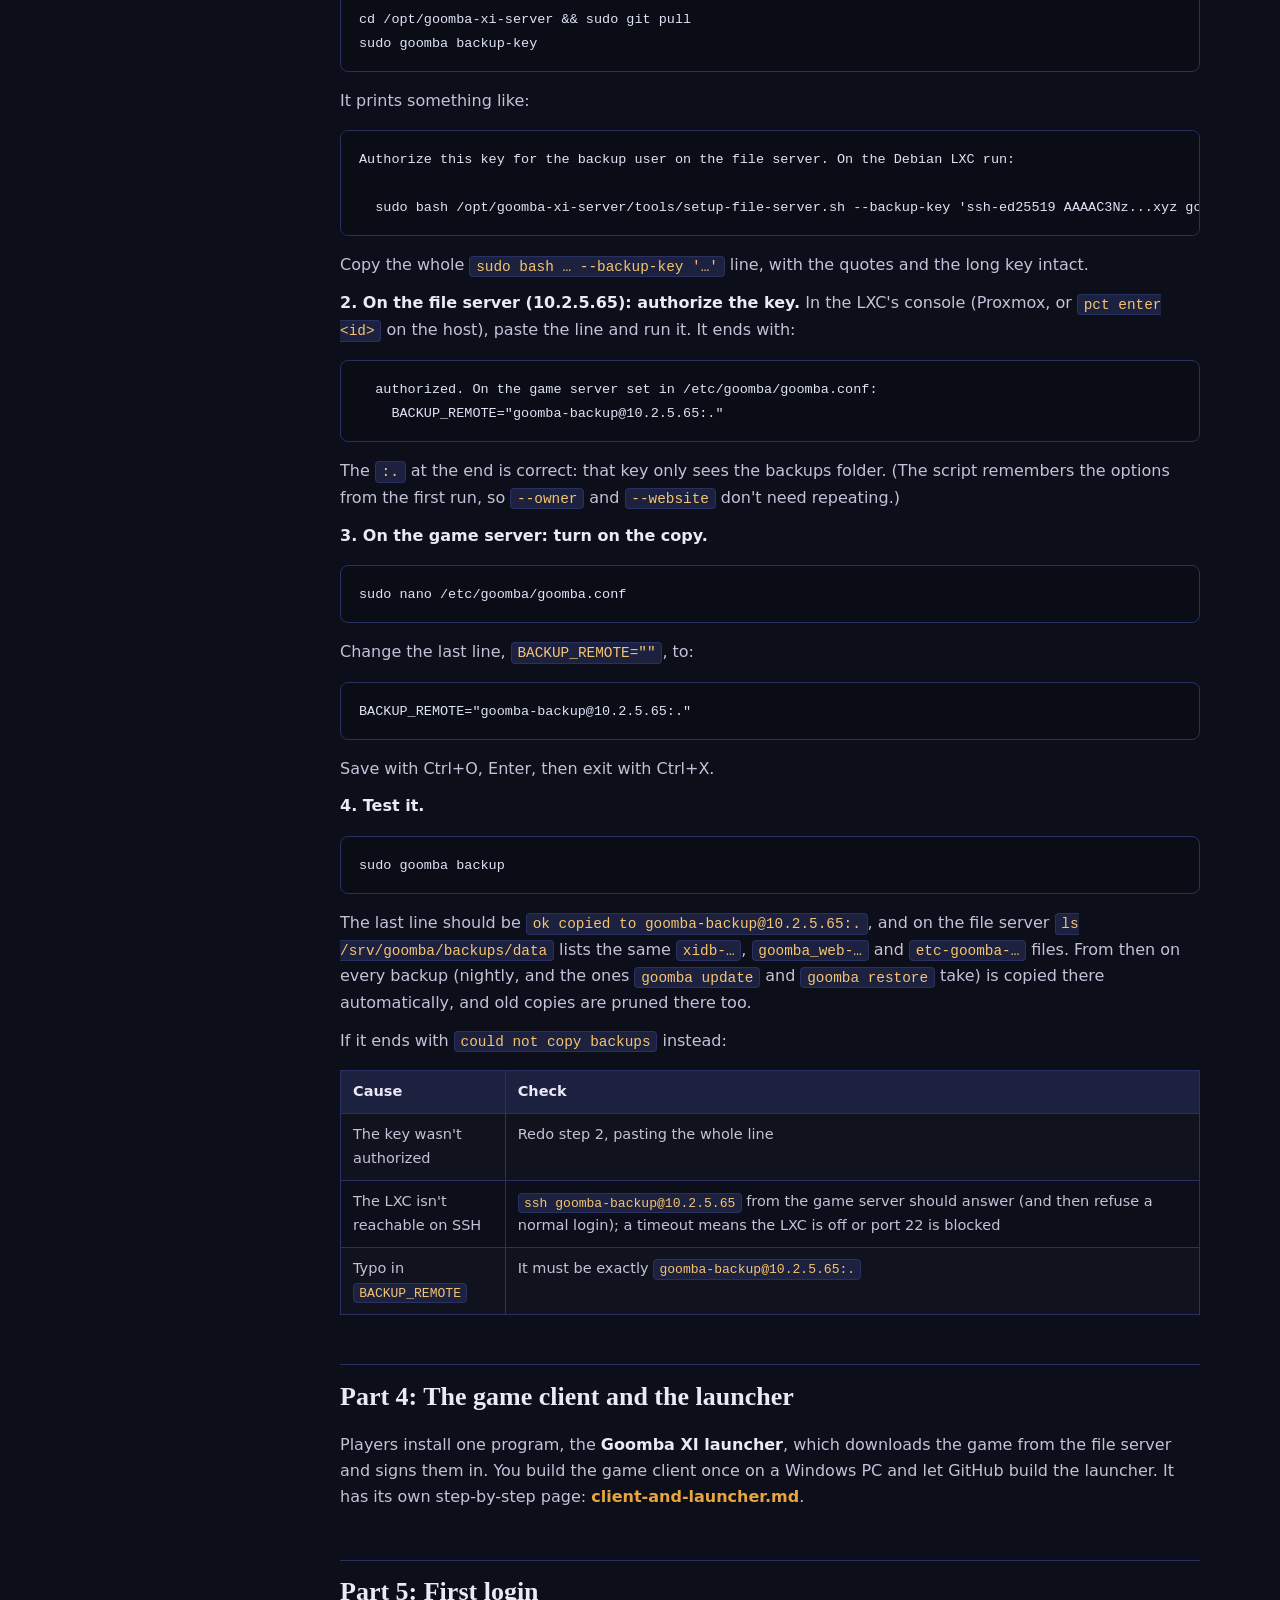
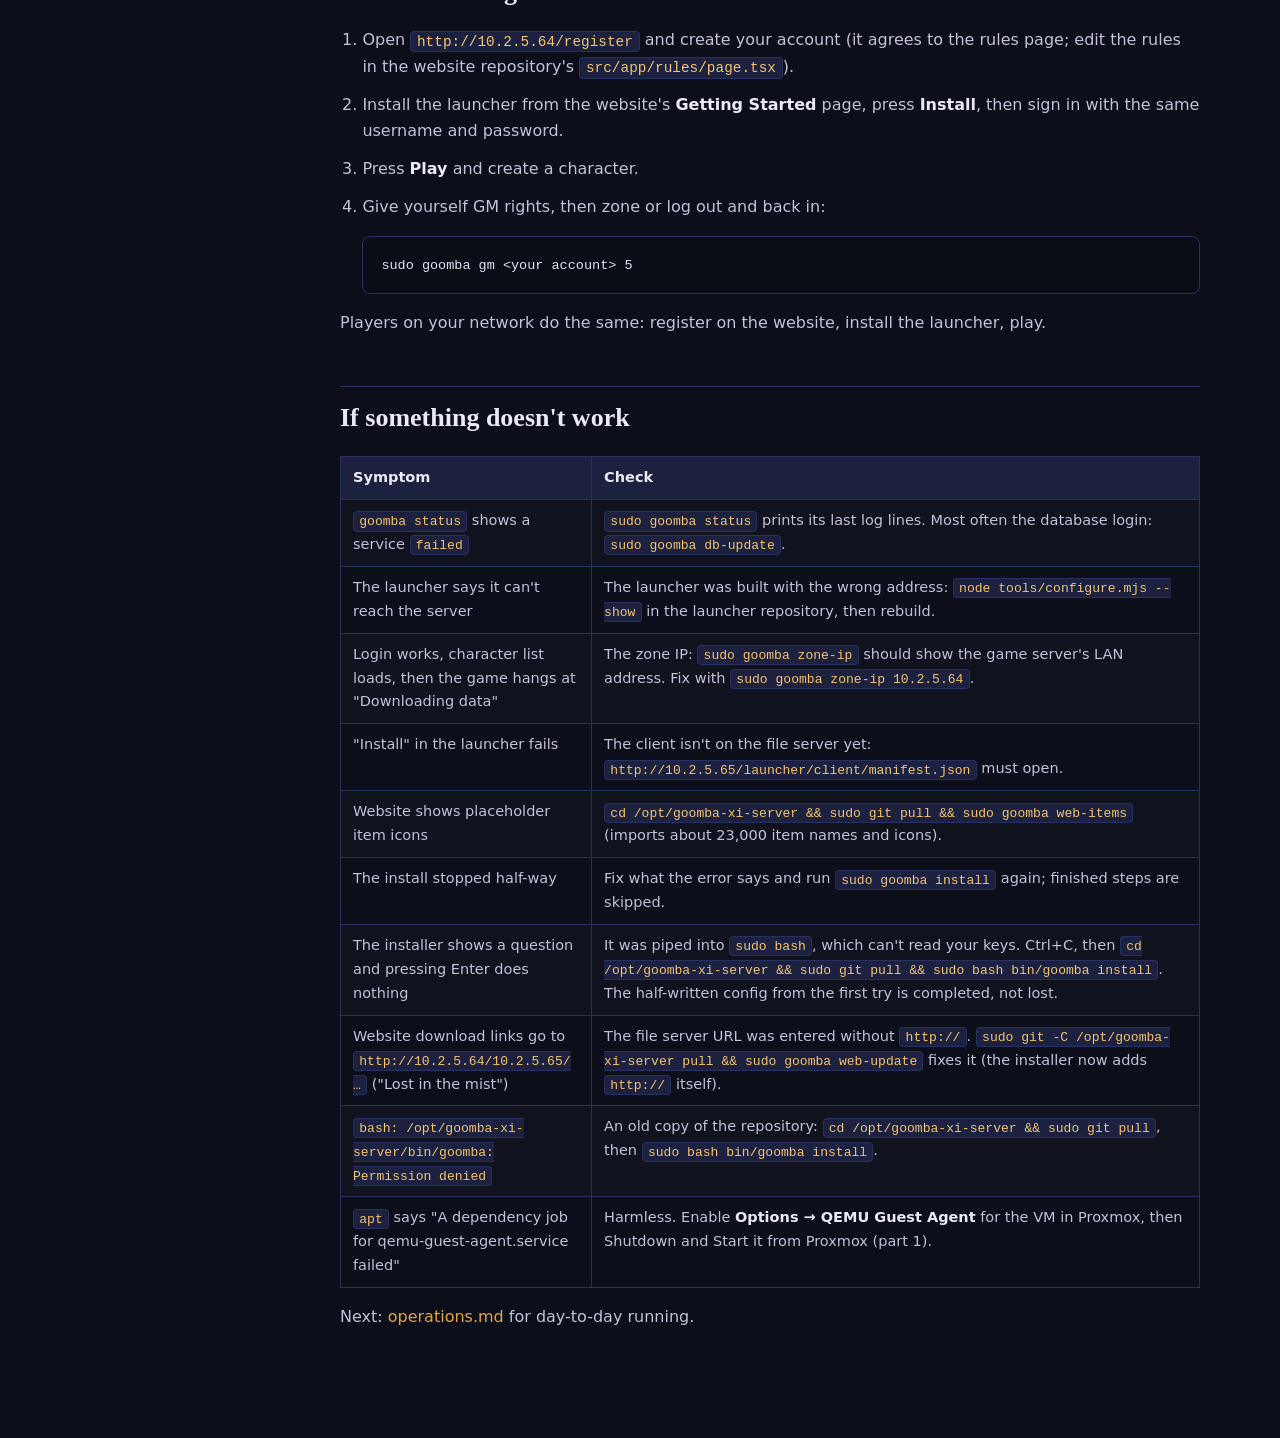
<file: docs-site/install.html>
<!doctype html>
<html lang="en">
<head>
<meta charset="utf-8">
<meta name="viewport" content="width=device-width, initial-scale=1">
<title>Installing Goomba XI · Goomba XI docs</title>
<link rel="stylesheet" href="docs.css">
</head>
<body>
<input type="checkbox" id="nav-toggle" hidden>
<header class="topbar">
  <label for="nav-toggle" class="burger" aria-label="Menu"><span></span><span></span><span></span></label>
  <a class="brand" href="index.html"><span class="brand-mark" aria-hidden="true">◆</span> Goomba XI <small>docs</small></a>
</header>
<div class="layout">
  <nav class="sidebar" aria-label="Documentation">
    <a class="nav-link nav-home" href="index.html">Home</a>
      <a class="nav-link active" href="install.html">Install</a>
      <a class="nav-link" href="features.html">Gameplay features</a>
      <a class="nav-link" href="operations.html">Operations</a>
      <a class="nav-link" href="updating.html">Updating</a>
      <a class="nav-link" href="file-server.html">File server</a>
      <a class="nav-link" href="client-and-launcher.html">Client & launcher</a>
      <a class="nav-link" href="auction-house.html">Auction House</a>
      <a class="nav-link" href="moving-to-vps.html">Moving to a VPS</a>
      <a class="nav-link" href="without-github.html">Without GitHub</a>
      <div class="nav-group">Reference</div>
      <a class="nav-link" href="gm-commands.html">GM commands</a>
      <a class="nav-link" href="zone-ids.html">Zone IDs</a>
      <a class="nav-link" href="nm-ids.html">NM IDs</a>
    <div class="nav-foot">Offline copy · <a href="https://github.com/ricardo-monreal/goomba-xi-server" target="_blank" rel="noopener noreferrer">source</a></div>
  </nav>
  <label for="nav-toggle" class="scrim" aria-hidden="true"></label>
  <main class="content">
    <article>
      <h1 class="page-title">Installing Goomba XI</h1>
<p>This guide takes you from an empty Proxmox host to players logging in on your home network. It has five parts:</p>
<ol>
<li>Create the game server VM (Ubuntu 26.04)</li>
<li>Install the game server and website</li>
<li>Create the file server LXC (Debian 13) and set it up</li>
<li>Build the game client and the launcher, and publish them</li>
<li>First account, GM rights and a test login</li>
</ol>
<p>Plan on an afternoon: most of the time is the server build (20–40 minutes) and copying the game client (about 15 GB).</p>
<h2 id="where-you-are">Where you are</h2>
<p>Tick these off as you go; each line links to its part.</p>
<table>
<thead>
<tr>
<th>#</th>
<th>Step</th>
<th>Done when</th>
</tr>
</thead>
<tbody><tr>
<td>1</td>
<td><a href="#part-1-the-game-server-vm">Game server VM</a></td>
<td>You can SSH into 10.2.5.64</td>
</tr>
<tr>
<td>2</td>
<td><a href="#part-2-install-the-game-server">Game server install</a></td>
<td><code>goomba status</code> shows 6 services <code>active</code>; <code>http://10.2.5.64</code> loads</td>
</tr>
<tr>
<td>3</td>
<td><a href="#part-3-the-file-server-lxc">File server LXC</a></td>
<td><code>http://10.2.5.65/launcher/news.json</code> loads</td>
</tr>
<tr>
<td>3b</td>
<td><a href="#off-box-backups-recommended">Off-box backups</a> (optional)</td>
<td><code>sudo goomba backup</code> ends with <code>ok copied to goomba-backup@10.2.5.65:.</code></td>
</tr>
<tr>
<td>4</td>
<td><a href="client-and-launcher.html">Client and launcher</a></td>
<td><code>http://10.2.5.65/launcher/client/manifest.json</code> loads; the website&#39;s download links work</td>
</tr>
<tr>
<td>5</td>
<td><a href="#part-5-first-login">First login</a></td>
<td>You are in game with GM rights</td>
</tr>
<tr>
<td>6</td>
<td><a href="file-server.html#community-packs-and-addons-maps-xi-view-targetlines-mobdb">Community packs</a> (optional)</td>
<td>Combined Maps, XI View and TargetLines show in the launcher&#39;s Addons screen</td>
</tr>
<tr>
<td>7</td>
<td><a href="auction-house.html">Auction House bot</a> (optional, for solo play)</td>
<td><code>sudo goomba ahbot status</code> shows thousands of listings</td>
</tr>
</tbody></table>
<h2 id="what-you-need">What you need</h2>
<ul>
<li>A Proxmox VE host with about 4 free cores, 10 GB of free RAM and 200 GB of free disk.</li>
<li>The <strong>Ubuntu 26.04 Server</strong> ISO uploaded to Proxmox (<code>local</code> → ISO Images) and the <strong>Debian 13</strong> container template downloaded (<code>local</code> → CT Templates → Templates → <code>debian-13-standard</code>).</li>
<li>Two fixed addresses on your LAN, one for each machine. This guide uses <strong>10.2.5.64</strong> for the game server and <strong>10.2.5.65</strong> for the file server; use your own throughout. Either set them statically or reserve them in your router&#39;s DHCP.</li>
<li>A <strong>Windows PC</strong> with a fully patched retail FINAL FANTASY XI install, used once to build the game client (part 4). Never log in to a Square Enix account with the copy you build from.</li>
<li>A GitHub account (the repositories are under <code>ricardo-monreal/</code>). Everything can also run without GitHub; see <a href="without-github.html">without-github.md</a>.</li>
</ul>
<h2 id="part-1-the-game-server-vm">Part 1: The game server VM</h2>
<p>In the Proxmox web UI, <strong>Create VM</strong>:</p>
<table>
<thead>
<tr>
<th>Tab</th>
<th>Setting</th>
</tr>
</thead>
<tbody><tr>
<td>General</td>
<td>Name <code>goomba-xi</code>, start at boot ✓</td>
</tr>
<tr>
<td>OS</td>
<td>the Ubuntu 26.04 ISO</td>
</tr>
<tr>
<td>System</td>
<td>Machine <code>q35</code>, BIOS <code>OVMF (UEFI)</code> with an EFI disk, Qemu Agent ✓</td>
</tr>
<tr>
<td>Disks</td>
<td>60 GB, VirtIO SCSI single, Discard ✓, SSD emulation ✓ if the storage is SSD</td>
</tr>
<tr>
<td>CPU</td>
<td>4 cores, type <code>host</code></td>
</tr>
<tr>
<td>Memory</td>
<td>8192 MB (the build is the heavy part; 4 GB is enough afterwards)</td>
</tr>
<tr>
<td>Network</td>
<td>VirtIO, bridge <code>vmbr0</code></td>
</tr>
</tbody></table>
<p>Install Ubuntu Server with the defaults, plus:</p>
<ul>
<li><strong>Network</strong>: set the static address (10.2.5.64/24, your gateway and DNS), or leave DHCP if you reserved the address in the router.</li>
<li><strong>Profile</strong>: your admin user.</li>
<li><strong>SSH</strong>: install OpenSSH server ✓.</li>
</ul>
<p>After the first boot, log in and install the guest agent so Proxmox shows the address and can shut the VM down cleanly:</p>
<pre><code class="language-bash">sudo apt update &amp;&amp; sudo apt install -y qemu-guest-agent
</code></pre>
<p>It starts by itself once the VM has the agent&#39;s channel: make sure <strong>Options → QEMU Guest Agent</strong> is <em>Enabled</em> in Proxmox, then do a full <strong>Shutdown</strong> and <strong>Start</strong> from Proxmox (a reboot inside Ubuntu keeps the old virtual hardware). Until then <code>apt</code> prints &quot;A dependency job for qemu-guest-agent.service failed&quot;, which is harmless. Check with <code>systemctl status qemu-guest-agent</code>.</p>
<h2 id="part-2-install-the-game-server">Part 2: Install the game server</h2>
<p>On the VM (over SSH):</p>
<pre><code class="language-bash">curl -fsSLO https://raw.githubusercontent.com/ricardo-monreal/goomba-xi-server/main/install.sh
sudo bash install.sh
</code></pre>
<p>(Download, then run: piped straight into <code>sudo bash</code>, the script can&#39;t read your answers. For an unattended install, pipe it with the answers instead: <code>curl -fsSL &lt;url&gt;/install.sh | sudo bash -s -- --ip 10.2.5.64 --files http://10.2.5.65</code>.)</p>
<p>It asks three questions. Press Enter to accept a suggestion:</p>
<table>
<thead>
<tr>
<th>Question</th>
<th>Answer</th>
</tr>
</thead>
<tbody><tr>
<td>Address players connect to</td>
<td>this VM&#39;s address, <code>10.2.5.64</code></td>
</tr>
<tr>
<td>File server URL</td>
<td><code>http://10.2.5.65</code> (part 3 creates it)</td>
</tr>
<tr>
<td>Domain name</td>
<td>leave empty on a home network</td>
</tr>
</tbody></table>
<p>Then it runs by itself: packages, MariaDB, the LandSandBoat build, the database, services, firewall, nginx and the website. When it prints <strong>Goomba XI is installed</strong>, check:</p>
<pre><code class="language-bash">goomba status
</code></pre>
<p>All six services should be <code>active</code>. Open <code>http://10.2.5.64</code> in a browser: the website should load.</p>
<blockquote>
<p>Your answers are in <code>/etc/goomba/goomba.conf</code>. Everything in that file is explained by the comments inside it. If you got an address wrong: <code>sudo goomba zone-ip &lt;address&gt;</code> fixes the game address; for anything else edit the file and run <code>sudo goomba web-update</code>.</p>
</blockquote>
<h2 id="part-3-the-file-server-lxc">Part 3: The file server LXC</h2>
<p>The file server hosts the game client, the launcher installers, optional addons and HD packs, item icons for the website, and a copy of every backup.</p>
<h3 id="create-the-container">Create the container</h3>
<p>In the Proxmox UI, <strong>Create CT</strong>:</p>
<table>
<thead>
<tr>
<th>Tab</th>
<th>Setting</th>
</tr>
</thead>
<tbody><tr>
<td>General</td>
<td>Hostname <code>goomba-files</code>, unprivileged ✓, a root password or your SSH key</td>
</tr>
<tr>
<td>Template</td>
<td><code>debian-13-standard</code></td>
</tr>
<tr>
<td>Disks</td>
<td>root disk 8 GB; <strong>Add</strong> a mount point: 150 GB, path <code>/srv/goomba</code> (holds the client and backups)</td>
</tr>
<tr>
<td>CPU</td>
<td>2 cores</td>
</tr>
<tr>
<td>Memory</td>
<td>1024 MB, swap 512 MB</td>
</tr>
<tr>
<td>Network</td>
<td>bridge <code>vmbr0</code>, IPv4 static <code>10.2.5.65/24</code> and your gateway</td>
</tr>
<tr>
<td>DNS</td>
<td>your router or <code>1.1.1.1</code></td>
</tr>
</tbody></table>
<p>Start it at boot (Options → Start at boot ✓) and start it.</p>
<p>Or from the Proxmox host&#39;s shell (adjust the storage names to yours):</p>
<pre><code class="language-bash">pveam list local | grep debian-13        # the exact template file name
pct create 151 local:vztmpl/debian-13-standard_&lt;version&gt;_amd64.tar.zst \
  --hostname goomba-files --unprivileged 1 --cores 2 --memory 1024 --swap 512 \
  --rootfs local-lvm:8 --mp0 local-lvm:150,mp=/srv/goomba \
  --net0 name=eth0,bridge=vmbr0,ip=10.2.5.65/24,gw=10.2.5.1 \
  --onboot 1 --start 1
</code></pre>
<h3 id="set-it-up">Set it up</h3>
<p>Open the container&#39;s console (or <code>pct enter 151</code> on the host) and run:</p>
<pre><code class="language-bash">apt update &amp;&amp; apt install -y curl sudo
adduser goomba-admin          # the account you upload files with (scp/SFTP)
curl -fsSL https://raw.githubusercontent.com/ricardo-monreal/goomba-xi-server/main/install.sh | bash -s -- --file-server --owner goomba-admin --website http://10.2.5.64
</code></pre>
<p>It installs nginx and SSH, creates the folders under <code>/srv/goomba/files</code> (owned by <code>goomba-admin</code>), and serves them on <code>http://10.2.5.65</code>. Check from any PC: <code>http://10.2.5.65/launcher/news.json</code> shows a welcome message.</p>
<h3 id="off-box-backups-recommended">Off-box backups (recommended)</h3>
<p>The game server already dumps both databases to its own disk every night at 04:30 (<code>/opt/goomba/backups</code>). This one-time setup adds a second copy on the file server, so a broken VM disk can&#39;t take the backups with it. It lets the game server send files to the LXC over SSH without a password, using a key that can do only one thing: copy files into <code>/srv/goomba/backups/data</code> on the LXC.</p>
<p>Do it once both machines are installed (the file server setup puts the helper script on the LXC).</p>
<p><strong>1. On the game server (10.2.5.64): get the key and the command.</strong></p>
<pre><code class="language-bash">cd /opt/goomba-xi-server &amp;&amp; sudo git pull
sudo goomba backup-key
</code></pre>
<p>It prints something like:</p>
<pre><code>Authorize this key for the backup user on the file server. On the Debian LXC run:

  sudo bash /opt/goomba-xi-server/tools/setup-file-server.sh --backup-key &#39;ssh-ed25519 AAAAC3Nz...xyz goomba-backup@goomba-xi&#39;
</code></pre>
<p>Copy the whole <code>sudo bash … --backup-key &#39;…&#39;</code> line, with the quotes and the long key intact.</p>
<p><strong>2. On the file server (10.2.5.65): authorize the key.</strong> In the LXC&#39;s console (Proxmox, or <code>pct enter &lt;id&gt;</code> on the host), paste the line and run it. It ends with:</p>
<pre><code>  authorized. On the game server set in /etc/goomba/goomba.conf:
    BACKUP_REMOTE=&quot;goomba-backup@10.2.5.65:.&quot;
</code></pre>
<p>The <code>:.</code> at the end is correct: that key only sees the backups folder. (The script remembers the options from the first run, so <code>--owner</code> and <code>--website</code> don&#39;t need repeating.)</p>
<p><strong>3. On the game server: turn on the copy.</strong></p>
<pre><code class="language-bash">sudo nano /etc/goomba/goomba.conf
</code></pre>
<p>Change the last line, <code>BACKUP_REMOTE=&quot;&quot;</code>, to:</p>
<pre><code>BACKUP_REMOTE=&quot;goomba-backup@10.2.5.65:.&quot;
</code></pre>
<p>Save with Ctrl+O, Enter, then exit with Ctrl+X.</p>
<p><strong>4. Test it.</strong></p>
<pre><code class="language-bash">sudo goomba backup
</code></pre>
<p>The last line should be <code>ok copied to goomba-backup@10.2.5.65:.</code>, and on the file server <code>ls /srv/goomba/backups/data</code> lists the same <code>xidb-…</code>, <code>goomba_web-…</code> and <code>etc-goomba-…</code> files. From then on every backup (nightly, and the ones <code>goomba update</code> and <code>goomba restore</code> take) is copied there automatically, and old copies are pruned there too.</p>
<p>If it ends with <code>could not copy backups</code> instead:</p>
<table>
<thead>
<tr>
<th>Cause</th>
<th>Check</th>
</tr>
</thead>
<tbody><tr>
<td>The key wasn&#39;t authorized</td>
<td>Redo step 2, pasting the whole line</td>
</tr>
<tr>
<td>The LXC isn&#39;t reachable on SSH</td>
<td><code>ssh goomba-backup@10.2.5.65</code> from the game server should answer (and then refuse a normal login); a timeout means the LXC is off or port 22 is blocked</td>
</tr>
<tr>
<td>Typo in <code>BACKUP_REMOTE</code></td>
<td>It must be exactly <code>goomba-backup@10.2.5.65:.</code></td>
</tr>
</tbody></table>
<h2 id="part-4-the-game-client-and-the-launcher">Part 4: The game client and the launcher</h2>
<p>Players install one program, the <strong>Goomba XI launcher</strong>, which downloads the game from the file server and signs them in. You build the game client once on a Windows PC and let GitHub build the launcher. It has its own step-by-step page: <strong><a href="client-and-launcher.html">client-and-launcher.md</a></strong>.</p>
<h2 id="part-5-first-login">Part 5: First login</h2>
<ol>
<li><p>Open <code>http://10.2.5.64/register</code> and create your account (it agrees to the rules page; edit the rules in the website repository&#39;s <code>src/app/rules/page.tsx</code>).</p>
</li>
<li><p>Install the launcher from the website&#39;s <strong>Getting Started</strong> page, press <strong>Install</strong>, then sign in with the same username and password.</p>
</li>
<li><p>Press <strong>Play</strong> and create a character.</p>
</li>
<li><p>Give yourself GM rights, then zone or log out and back in:</p>
<pre><code class="language-bash">sudo goomba gm &lt;your account&gt; 5
</code></pre>
</li>
</ol>
<p>Players on your network do the same: register on the website, install the launcher, play.</p>
<h2 id="if-something-doesnt-work">If something doesn&#39;t work</h2>
<table>
<thead>
<tr>
<th>Symptom</th>
<th>Check</th>
</tr>
</thead>
<tbody><tr>
<td><code>goomba status</code> shows a service <code>failed</code></td>
<td><code>sudo goomba status</code> prints its last log lines. Most often the database login: <code>sudo goomba db-update</code>.</td>
</tr>
<tr>
<td>The launcher says it can&#39;t reach the server</td>
<td>The launcher was built with the wrong address: <code>node tools/configure.mjs --show</code> in the launcher repository, then rebuild.</td>
</tr>
<tr>
<td>Login works, character list loads, then the game hangs at &quot;Downloading data&quot;</td>
<td>The zone IP: <code>sudo goomba zone-ip</code> should show the game server&#39;s LAN address. Fix with <code>sudo goomba zone-ip 10.2.5.64</code>.</td>
</tr>
<tr>
<td>&quot;Install&quot; in the launcher fails</td>
<td>The client isn&#39;t on the file server yet: <code>http://10.2.5.65/launcher/client/manifest.json</code> must open.</td>
</tr>
<tr>
<td>Website shows placeholder item icons</td>
<td><code>cd /opt/goomba-xi-server &amp;&amp; sudo git pull &amp;&amp; sudo goomba web-items</code> (imports about 23,000 item names and icons).</td>
</tr>
<tr>
<td>The install stopped half-way</td>
<td>Fix what the error says and run <code>sudo goomba install</code> again; finished steps are skipped.</td>
</tr>
<tr>
<td>The installer shows a question and pressing Enter does nothing</td>
<td>It was piped into <code>sudo bash</code>, which can&#39;t read your keys. Ctrl+C, then <code>cd /opt/goomba-xi-server &amp;&amp; sudo git pull &amp;&amp; sudo bash bin/goomba install</code>. The half-written config from the first try is completed, not lost.</td>
</tr>
<tr>
<td>Website download links go to <code>http://10.2.5.64/10.2.5.65/…</code> (&quot;Lost in the mist&quot;)</td>
<td>The file server URL was entered without <code>http://</code>. <code>sudo git -C /opt/goomba-xi-server pull &amp;&amp; sudo goomba web-update</code> fixes it (the installer now adds <code>http://</code> itself).</td>
</tr>
<tr>
<td><code>bash: /opt/goomba-xi-server/bin/goomba: Permission denied</code></td>
<td>An old copy of the repository: <code>cd /opt/goomba-xi-server &amp;&amp; sudo git pull</code>, then <code>sudo bash bin/goomba install</code>.</td>
</tr>
<tr>
<td><code>apt</code> says &quot;A dependency job for qemu-guest-agent.service failed&quot;</td>
<td>Harmless. Enable <strong>Options → QEMU Guest Agent</strong> for the VM in Proxmox, then Shutdown and Start it from Proxmox (part 1).</td>
</tr>
</tbody></table>
<p>Next: <a href="operations.html">operations.md</a> for day-to-day running.</p>

    </article>
  </main>
</div>
</body>
</html>
</file>
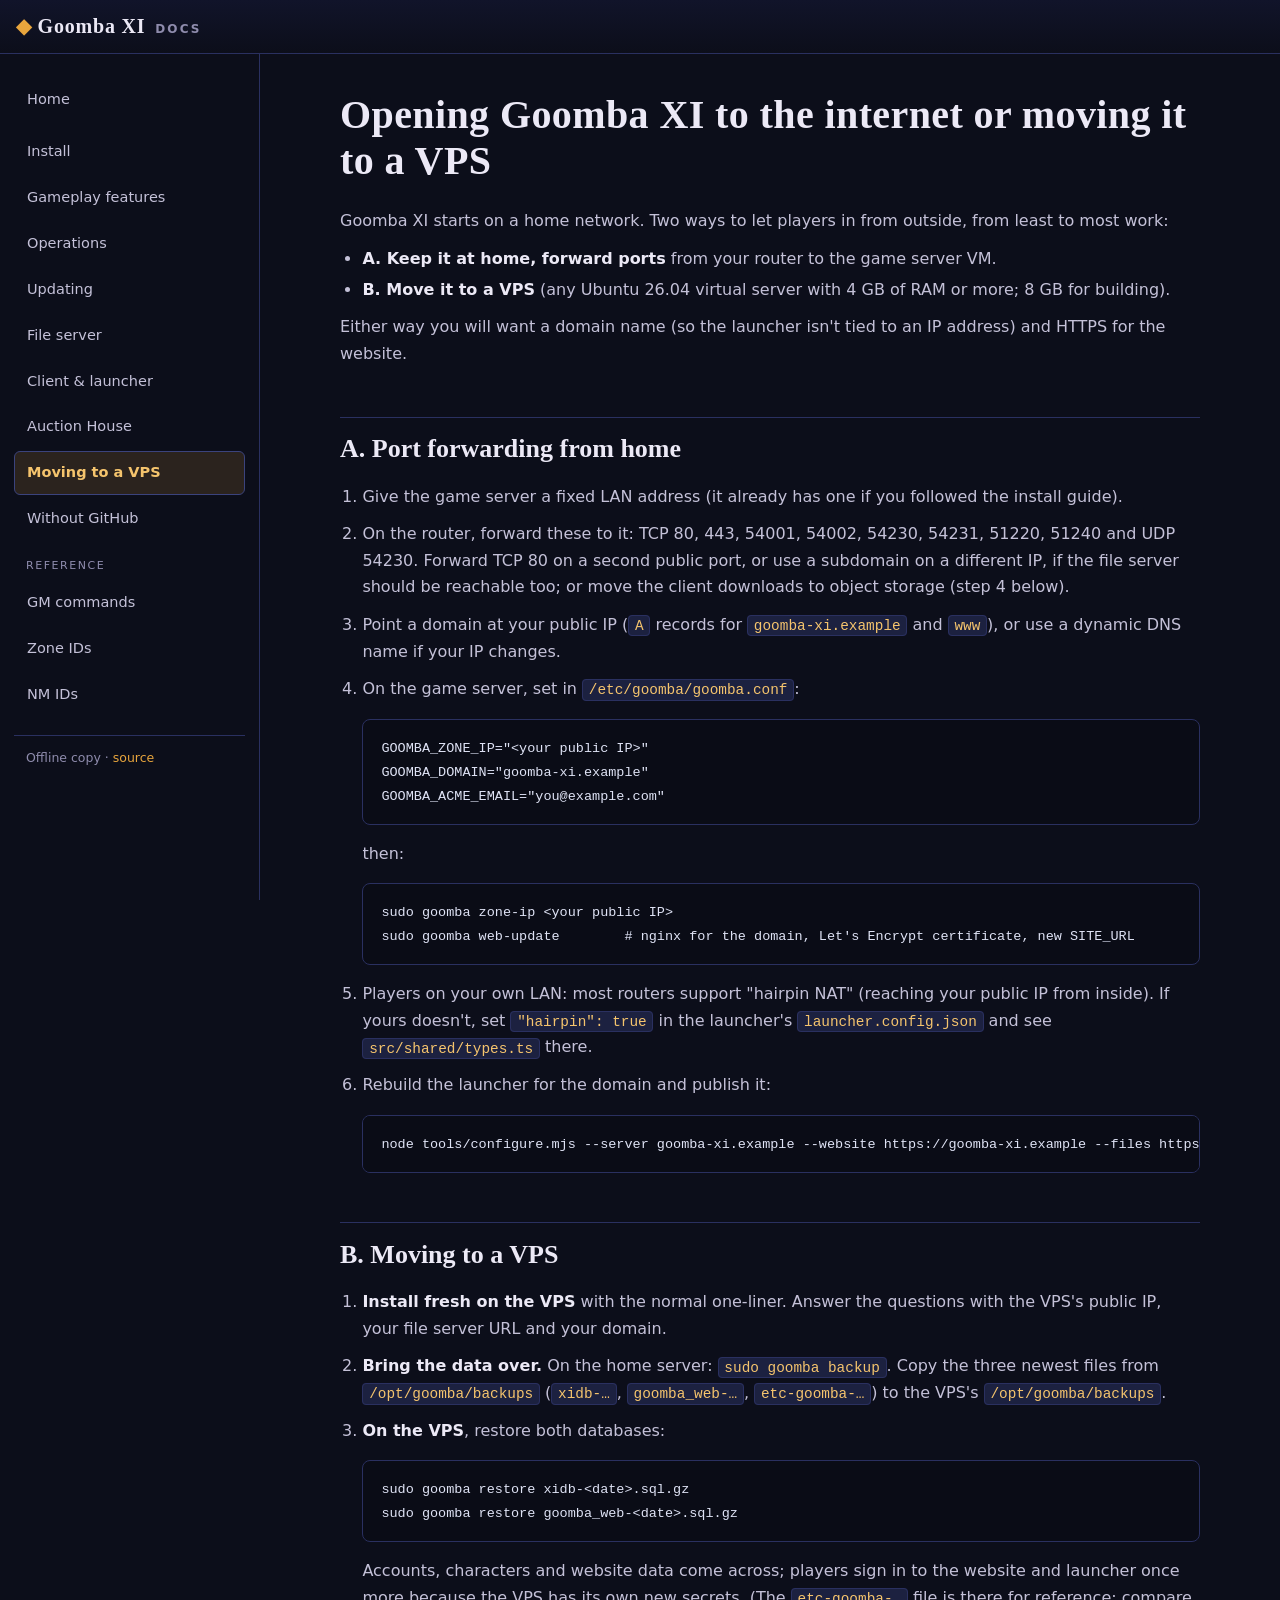
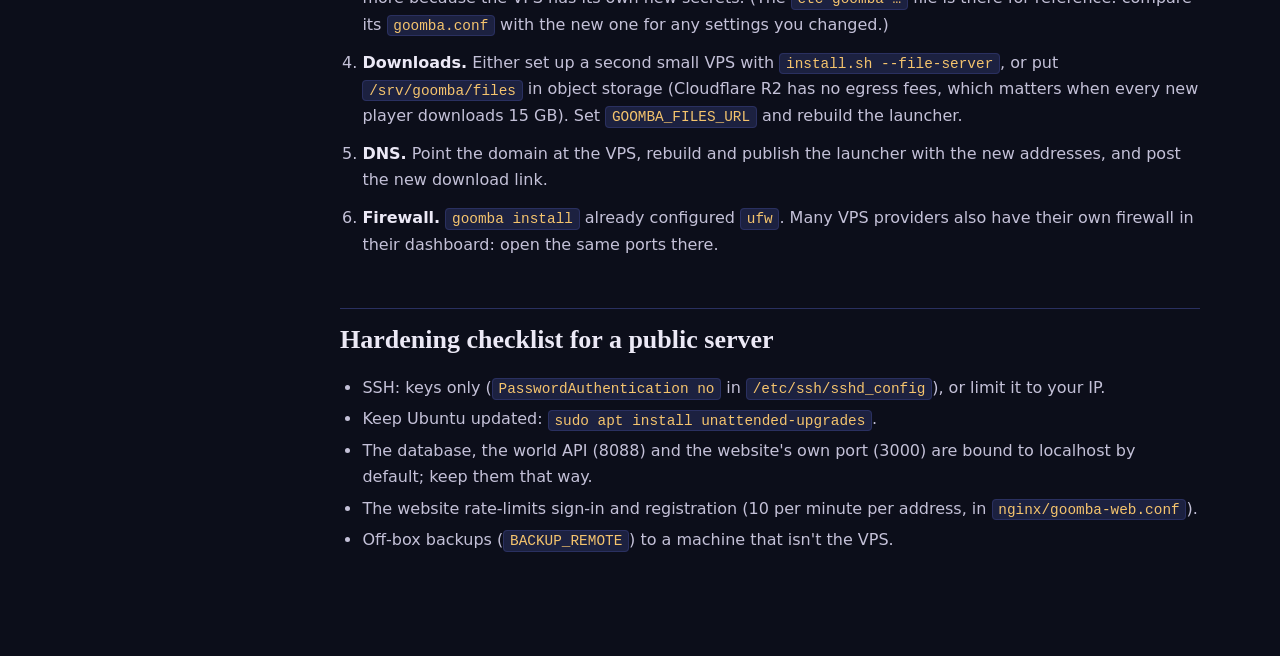
<file: docs-site/moving-to-vps.html>
<!doctype html>
<html lang="en">
<head>
<meta charset="utf-8">
<meta name="viewport" content="width=device-width, initial-scale=1">
<title>Opening Goomba XI to the internet or moving it to a VPS · Goomba XI docs</title>
<link rel="stylesheet" href="docs.css">
</head>
<body>
<input type="checkbox" id="nav-toggle" hidden>
<header class="topbar">
  <label for="nav-toggle" class="burger" aria-label="Menu"><span></span><span></span><span></span></label>
  <a class="brand" href="index.html"><span class="brand-mark" aria-hidden="true">◆</span> Goomba XI <small>docs</small></a>
</header>
<div class="layout">
  <nav class="sidebar" aria-label="Documentation">
    <a class="nav-link nav-home" href="index.html">Home</a>
      <a class="nav-link" href="install.html">Install</a>
      <a class="nav-link" href="features.html">Gameplay features</a>
      <a class="nav-link" href="operations.html">Operations</a>
      <a class="nav-link" href="updating.html">Updating</a>
      <a class="nav-link" href="file-server.html">File server</a>
      <a class="nav-link" href="client-and-launcher.html">Client & launcher</a>
      <a class="nav-link" href="auction-house.html">Auction House</a>
      <a class="nav-link active" href="moving-to-vps.html">Moving to a VPS</a>
      <a class="nav-link" href="without-github.html">Without GitHub</a>
      <div class="nav-group">Reference</div>
      <a class="nav-link" href="gm-commands.html">GM commands</a>
      <a class="nav-link" href="zone-ids.html">Zone IDs</a>
      <a class="nav-link" href="nm-ids.html">NM IDs</a>
    <div class="nav-foot">Offline copy · <a href="https://github.com/ricardo-monreal/goomba-xi-server" target="_blank" rel="noopener noreferrer">source</a></div>
  </nav>
  <label for="nav-toggle" class="scrim" aria-hidden="true"></label>
  <main class="content">
    <article>
      <h1 class="page-title">Opening Goomba XI to the internet or moving it to a VPS</h1>
<p>Goomba XI starts on a home network. Two ways to let players in from outside, from least to most work:</p>
<ul>
<li><strong>A. Keep it at home, forward ports</strong> from your router to the game server VM.</li>
<li><strong>B. Move it to a VPS</strong> (any Ubuntu 26.04 virtual server with 4 GB of RAM or more; 8 GB for building).</li>
</ul>
<p>Either way you will want a domain name (so the launcher isn&#39;t tied to an IP address) and HTTPS for the website.</p>
<h2 id="a-port-forwarding-from-home">A. Port forwarding from home</h2>
<ol>
<li><p>Give the game server a fixed LAN address (it already has one if you followed the install guide).</p>
</li>
<li><p>On the router, forward these to it: TCP 80, 443, 54001, 54002, 54230, 54231, 51220, 51240 and UDP 54230. Forward TCP 80 on a second public port, or use a subdomain on a different IP, if the file server should be reachable too; or move the client downloads to object storage (step 4 below).</p>
</li>
<li><p>Point a domain at your public IP (<code>A</code> records for <code>goomba-xi.example</code> and <code>www</code>), or use a dynamic DNS name if your IP changes.</p>
</li>
<li><p>On the game server, set in <code>/etc/goomba/goomba.conf</code>:</p>
<pre><code class="language-bash">GOOMBA_ZONE_IP=&quot;&lt;your public IP&gt;&quot;
GOOMBA_DOMAIN=&quot;goomba-xi.example&quot;
GOOMBA_ACME_EMAIL=&quot;you@example.com&quot;
</code></pre>
<p>then:</p>
<pre><code class="language-bash">sudo goomba zone-ip &lt;your public IP&gt;
sudo goomba web-update        # nginx for the domain, Let&#39;s Encrypt certificate, new SITE_URL
</code></pre>
</li>
<li><p>Players on your own LAN: most routers support &quot;hairpin NAT&quot; (reaching your public IP from inside). If yours doesn&#39;t, set <code>&quot;hairpin&quot;: true</code> in the launcher&#39;s <code>launcher.config.json</code> and see <code>src/shared/types.ts</code> there.</p>
</li>
<li><p>Rebuild the launcher for the domain and publish it:</p>
<pre><code class="language-bash">node tools/configure.mjs --server goomba-xi.example --website https://goomba-xi.example --files https://files.goomba-xi.example
</code></pre>
</li>
</ol>
<h2 id="b-moving-to-a-vps">B. Moving to a VPS</h2>
<ol>
<li><p><strong>Install fresh on the VPS</strong> with the normal one-liner. Answer the questions with the VPS&#39;s public IP, your file server URL and your domain.</p>
</li>
<li><p><strong>Bring the data over.</strong> On the home server: <code>sudo goomba backup</code>. Copy the three newest files from <code>/opt/goomba/backups</code> (<code>xidb-…</code>, <code>goomba_web-…</code>, <code>etc-goomba-…</code>) to the VPS&#39;s <code>/opt/goomba/backups</code>.</p>
</li>
<li><p><strong>On the VPS</strong>, restore both databases:</p>
<pre><code class="language-bash">sudo goomba restore xidb-&lt;date&gt;.sql.gz
sudo goomba restore goomba_web-&lt;date&gt;.sql.gz
</code></pre>
<p>Accounts, characters and website data come across; players sign in to the website and launcher once more because the VPS has its own new secrets. (The <code>etc-goomba-…</code> file is there for reference: compare its <code>goomba.conf</code> with the new one for any settings you changed.)</p>
</li>
<li><p><strong>Downloads.</strong> Either set up a second small VPS with <code>install.sh --file-server</code>, or put <code>/srv/goomba/files</code> in object storage (Cloudflare R2 has no egress fees, which matters when every new player downloads 15 GB). Set <code>GOOMBA_FILES_URL</code> and rebuild the launcher.</p>
</li>
<li><p><strong>DNS.</strong> Point the domain at the VPS, rebuild and publish the launcher with the new addresses, and post the new download link.</p>
</li>
<li><p><strong>Firewall.</strong> <code>goomba install</code> already configured <code>ufw</code>. Many VPS providers also have their own firewall in their dashboard: open the same ports there.</p>
</li>
</ol>
<h2 id="hardening-checklist-for-a-public-server">Hardening checklist for a public server</h2>
<ul>
<li>SSH: keys only (<code>PasswordAuthentication no</code> in <code>/etc/ssh/sshd_config</code>), or limit it to your IP.</li>
<li>Keep Ubuntu updated: <code>sudo apt install unattended-upgrades</code>.</li>
<li>The database, the world API (8088) and the website&#39;s own port (3000) are bound to localhost by default; keep them that way.</li>
<li>The website rate-limits sign-in and registration (10 per minute per address, in <code>nginx/goomba-web.conf</code>).</li>
<li>Off-box backups (<code>BACKUP_REMOTE</code>) to a machine that isn&#39;t the VPS.</li>
</ul>

    </article>
  </main>
</div>
</body>
</html>
</file>
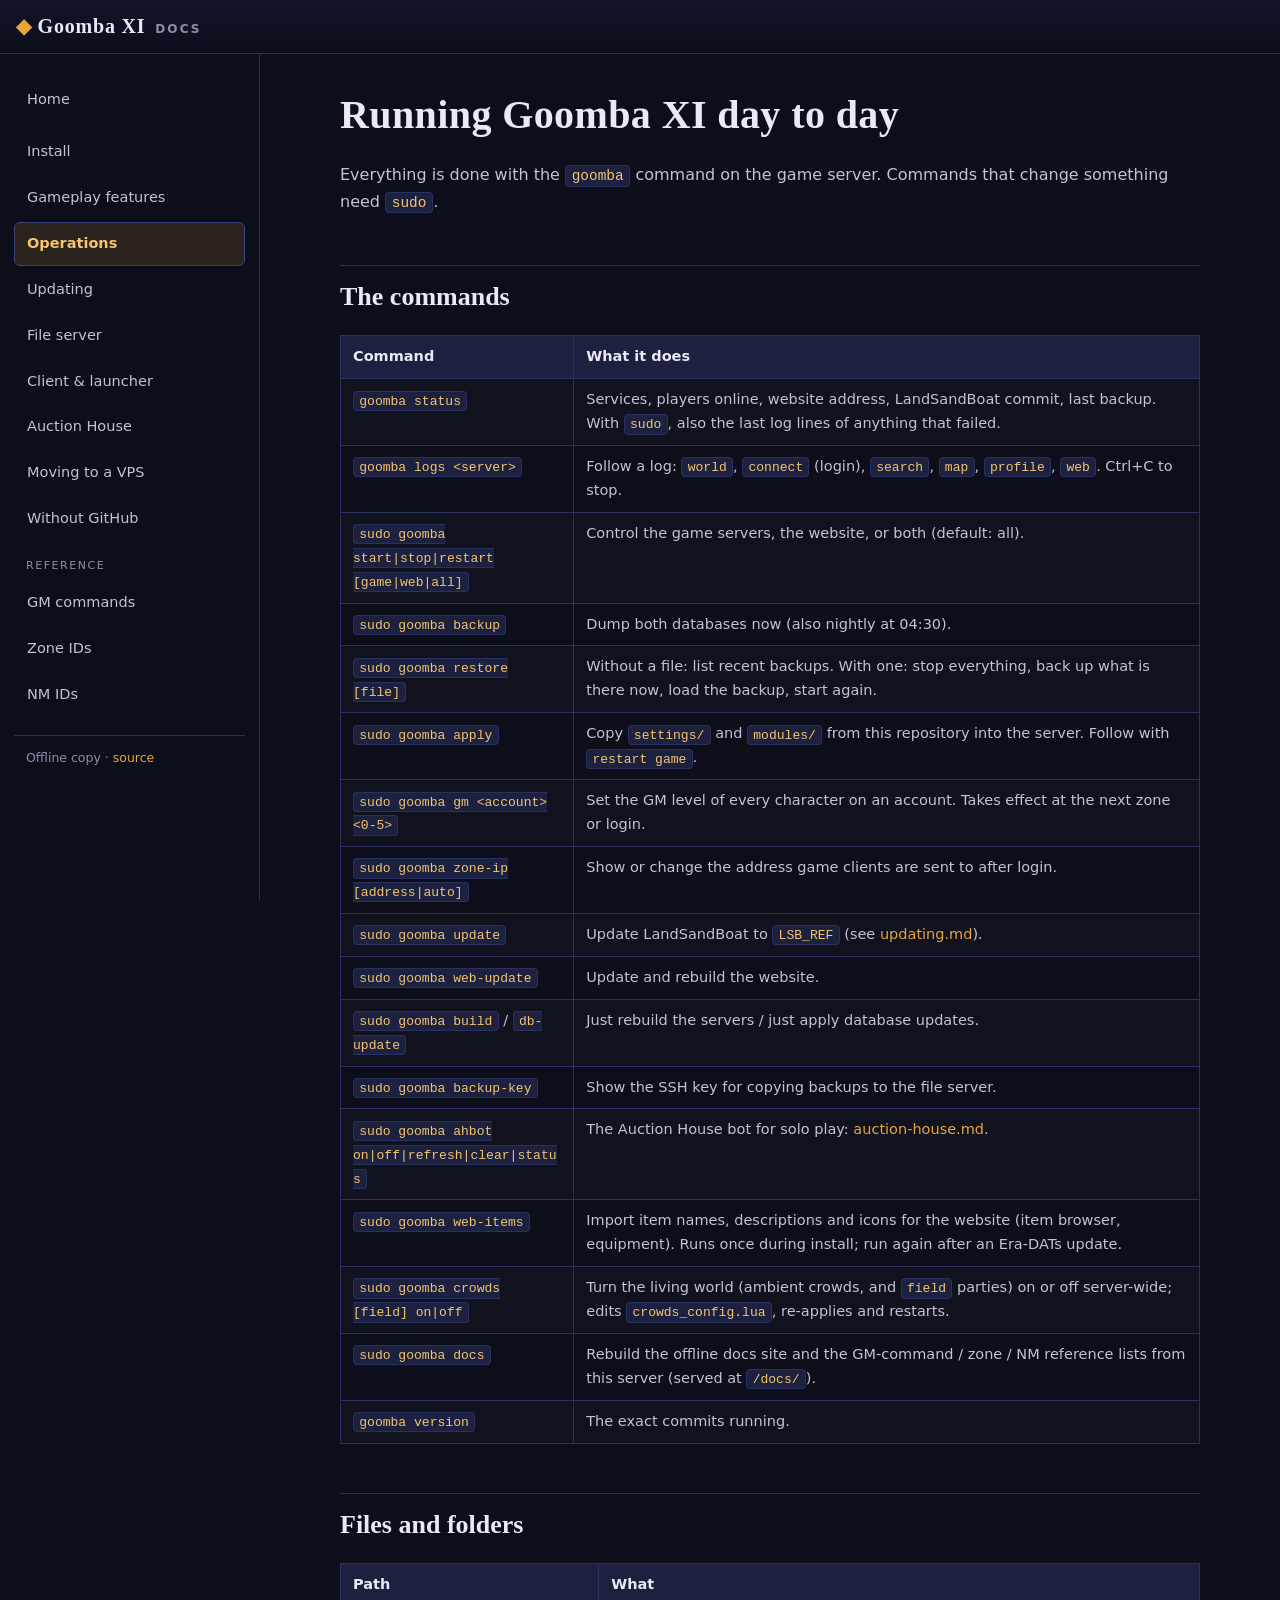
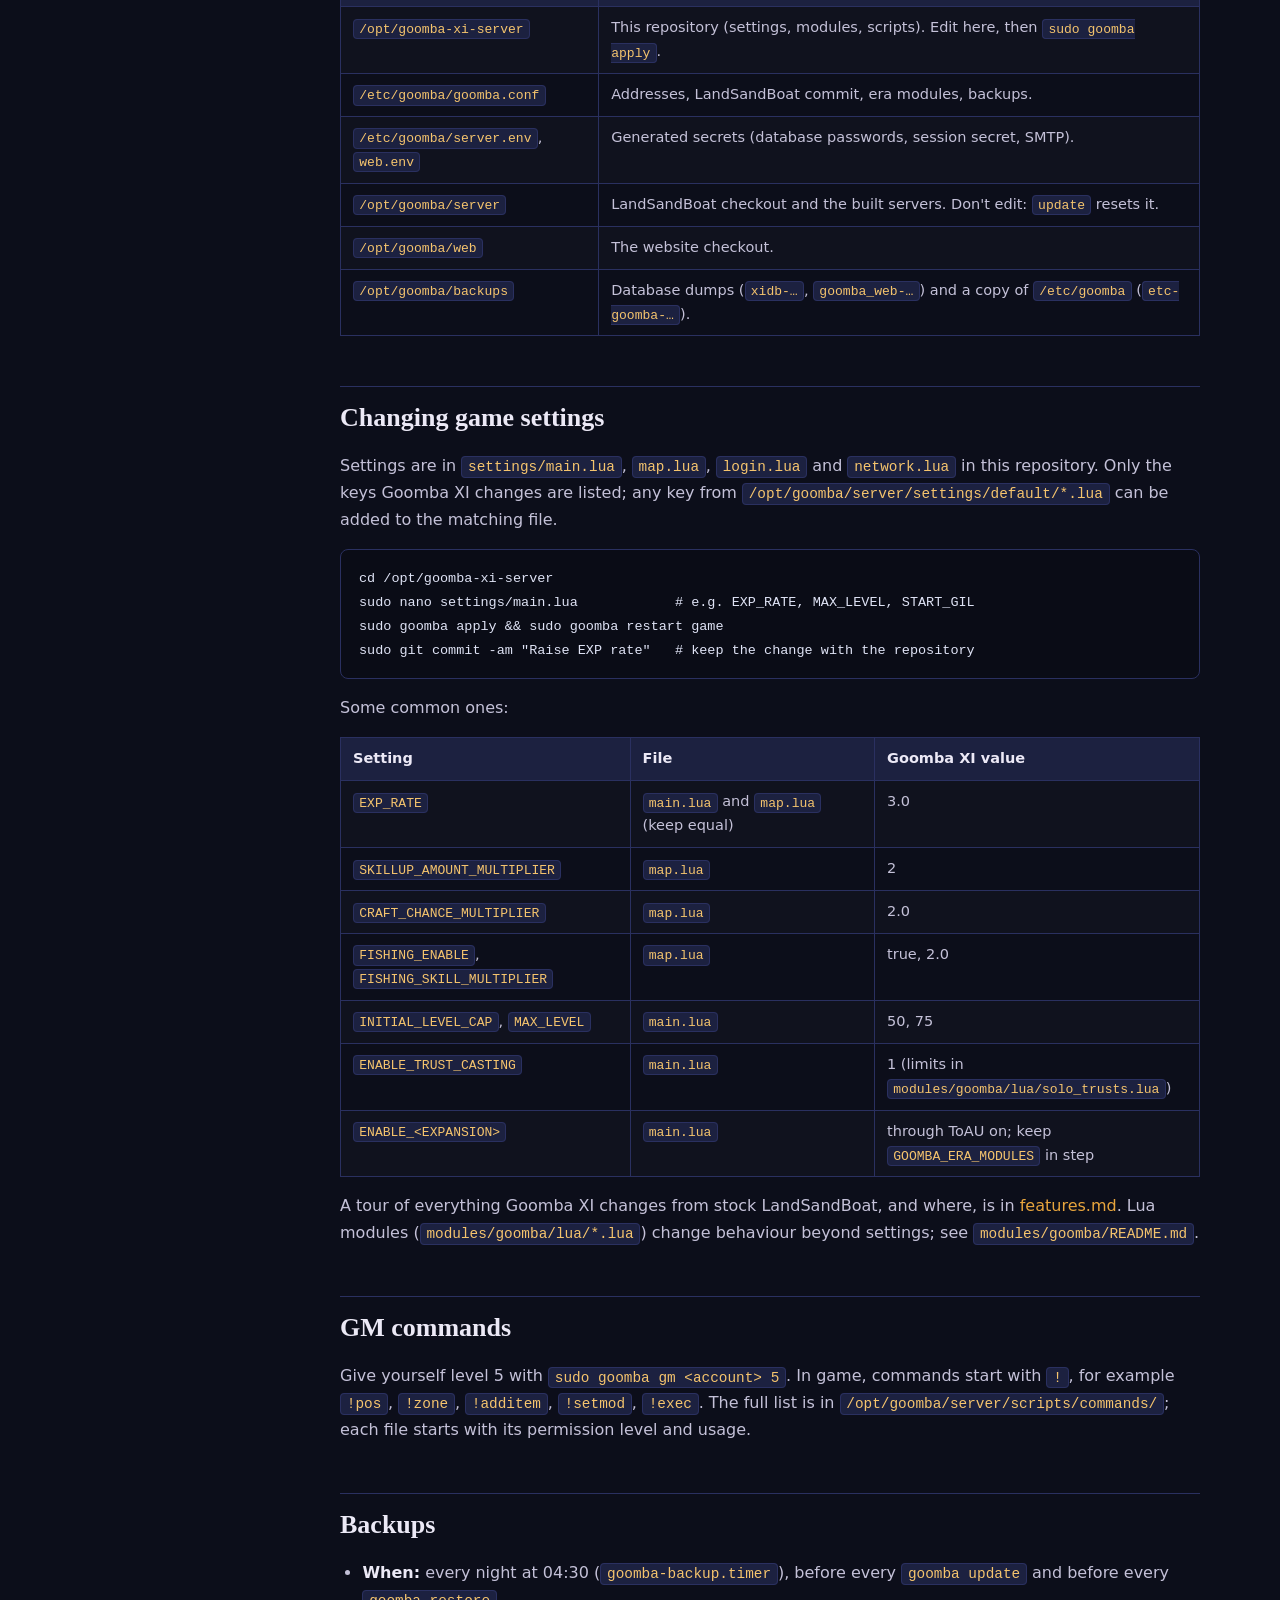
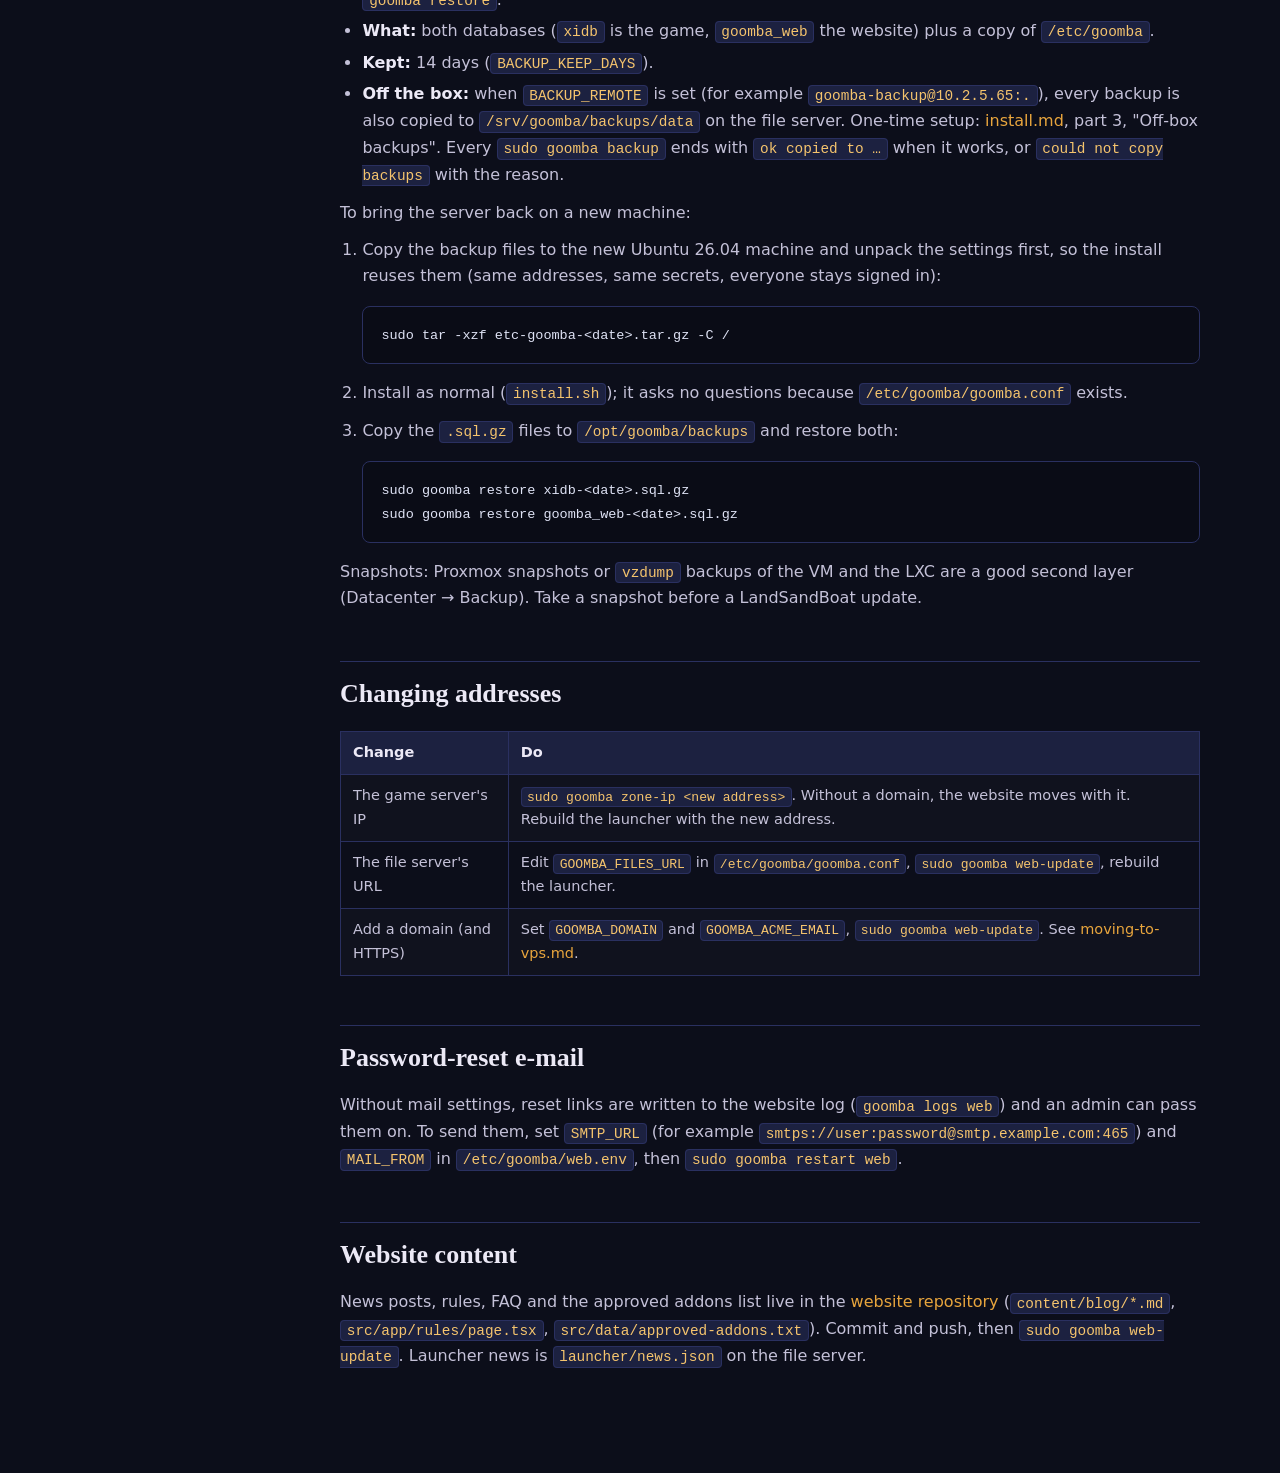
<file: docs-site/operations.html>
<!doctype html>
<html lang="en">
<head>
<meta charset="utf-8">
<meta name="viewport" content="width=device-width, initial-scale=1">
<title>Running Goomba XI day to day · Goomba XI docs</title>
<link rel="stylesheet" href="docs.css">
</head>
<body>
<input type="checkbox" id="nav-toggle" hidden>
<header class="topbar">
  <label for="nav-toggle" class="burger" aria-label="Menu"><span></span><span></span><span></span></label>
  <a class="brand" href="index.html"><span class="brand-mark" aria-hidden="true">◆</span> Goomba XI <small>docs</small></a>
</header>
<div class="layout">
  <nav class="sidebar" aria-label="Documentation">
    <a class="nav-link nav-home" href="index.html">Home</a>
      <a class="nav-link" href="install.html">Install</a>
      <a class="nav-link" href="features.html">Gameplay features</a>
      <a class="nav-link active" href="operations.html">Operations</a>
      <a class="nav-link" href="updating.html">Updating</a>
      <a class="nav-link" href="file-server.html">File server</a>
      <a class="nav-link" href="client-and-launcher.html">Client & launcher</a>
      <a class="nav-link" href="auction-house.html">Auction House</a>
      <a class="nav-link" href="moving-to-vps.html">Moving to a VPS</a>
      <a class="nav-link" href="without-github.html">Without GitHub</a>
      <div class="nav-group">Reference</div>
      <a class="nav-link" href="gm-commands.html">GM commands</a>
      <a class="nav-link" href="zone-ids.html">Zone IDs</a>
      <a class="nav-link" href="nm-ids.html">NM IDs</a>
    <div class="nav-foot">Offline copy · <a href="https://github.com/ricardo-monreal/goomba-xi-server" target="_blank" rel="noopener noreferrer">source</a></div>
  </nav>
  <label for="nav-toggle" class="scrim" aria-hidden="true"></label>
  <main class="content">
    <article>
      <h1 class="page-title">Running Goomba XI day to day</h1>
<p>Everything is done with the <code>goomba</code> command on the game server. Commands that change something need <code>sudo</code>.</p>
<h2 id="the-commands">The commands</h2>
<table>
<thead>
<tr>
<th>Command</th>
<th>What it does</th>
</tr>
</thead>
<tbody><tr>
<td><code>goomba status</code></td>
<td>Services, players online, website address, LandSandBoat commit, last backup. With <code>sudo</code>, also the last log lines of anything that failed.</td>
</tr>
<tr>
<td><code>goomba logs &lt;server&gt;</code></td>
<td>Follow a log: <code>world</code>, <code>connect</code> (login), <code>search</code>, <code>map</code>, <code>profile</code>, <code>web</code>. Ctrl+C to stop.</td>
</tr>
<tr>
<td><code>sudo goomba start|stop|restart [game|web|all]</code></td>
<td>Control the game servers, the website, or both (default: all).</td>
</tr>
<tr>
<td><code>sudo goomba backup</code></td>
<td>Dump both databases now (also nightly at 04:30).</td>
</tr>
<tr>
<td><code>sudo goomba restore [file]</code></td>
<td>Without a file: list recent backups. With one: stop everything, back up what is there now, load the backup, start again.</td>
</tr>
<tr>
<td><code>sudo goomba apply</code></td>
<td>Copy <code>settings/</code> and <code>modules/</code> from this repository into the server. Follow with <code>restart game</code>.</td>
</tr>
<tr>
<td><code>sudo goomba gm &lt;account&gt; &lt;0-5&gt;</code></td>
<td>Set the GM level of every character on an account. Takes effect at the next zone or login.</td>
</tr>
<tr>
<td><code>sudo goomba zone-ip [address|auto]</code></td>
<td>Show or change the address game clients are sent to after login.</td>
</tr>
<tr>
<td><code>sudo goomba update</code></td>
<td>Update LandSandBoat to <code>LSB_REF</code> (see <a href="updating.html">updating.md</a>).</td>
</tr>
<tr>
<td><code>sudo goomba web-update</code></td>
<td>Update and rebuild the website.</td>
</tr>
<tr>
<td><code>sudo goomba build</code> / <code>db-update</code></td>
<td>Just rebuild the servers / just apply database updates.</td>
</tr>
<tr>
<td><code>sudo goomba backup-key</code></td>
<td>Show the SSH key for copying backups to the file server.</td>
</tr>
<tr>
<td><code>sudo goomba ahbot on|off|refresh|clear|status</code></td>
<td>The Auction House bot for solo play: <a href="auction-house.html">auction-house.md</a>.</td>
</tr>
<tr>
<td><code>sudo goomba web-items</code></td>
<td>Import item names, descriptions and icons for the website (item browser, equipment). Runs once during install; run again after an Era-DATs update.</td>
</tr>
<tr>
<td><code>sudo goomba crowds [field] on|off</code></td>
<td>Turn the living world (ambient crowds, and <code>field</code> parties) on or off server-wide; edits <code>crowds_config.lua</code>, re-applies and restarts.</td>
</tr>
<tr>
<td><code>sudo goomba docs</code></td>
<td>Rebuild the offline docs site and the GM-command / zone / NM reference lists from this server (served at <code>/docs/</code>).</td>
</tr>
<tr>
<td><code>goomba version</code></td>
<td>The exact commits running.</td>
</tr>
</tbody></table>
<h2 id="files-and-folders">Files and folders</h2>
<table>
<thead>
<tr>
<th>Path</th>
<th>What</th>
</tr>
</thead>
<tbody><tr>
<td><code>/opt/goomba-xi-server</code></td>
<td>This repository (settings, modules, scripts). Edit here, then <code>sudo goomba apply</code>.</td>
</tr>
<tr>
<td><code>/etc/goomba/goomba.conf</code></td>
<td>Addresses, LandSandBoat commit, era modules, backups.</td>
</tr>
<tr>
<td><code>/etc/goomba/server.env</code>, <code>web.env</code></td>
<td>Generated secrets (database passwords, session secret, SMTP).</td>
</tr>
<tr>
<td><code>/opt/goomba/server</code></td>
<td>LandSandBoat checkout and the built servers. Don&#39;t edit: <code>update</code> resets it.</td>
</tr>
<tr>
<td><code>/opt/goomba/web</code></td>
<td>The website checkout.</td>
</tr>
<tr>
<td><code>/opt/goomba/backups</code></td>
<td>Database dumps (<code>xidb-…</code>, <code>goomba_web-…</code>) and a copy of <code>/etc/goomba</code> (<code>etc-goomba-…</code>).</td>
</tr>
</tbody></table>
<h2 id="changing-game-settings">Changing game settings</h2>
<p>Settings are in <code>settings/main.lua</code>, <code>map.lua</code>, <code>login.lua</code> and <code>network.lua</code> in this repository. Only the keys Goomba XI changes are listed; any key from <code>/opt/goomba/server/settings/default/*.lua</code> can be added to the matching file.</p>
<pre><code class="language-bash">cd /opt/goomba-xi-server
sudo nano settings/main.lua            # e.g. EXP_RATE, MAX_LEVEL, START_GIL
sudo goomba apply &amp;&amp; sudo goomba restart game
sudo git commit -am &quot;Raise EXP rate&quot;   # keep the change with the repository
</code></pre>
<p>Some common ones:</p>
<table>
<thead>
<tr>
<th>Setting</th>
<th>File</th>
<th>Goomba XI value</th>
</tr>
</thead>
<tbody><tr>
<td><code>EXP_RATE</code></td>
<td><code>main.lua</code> and <code>map.lua</code> (keep equal)</td>
<td>3.0</td>
</tr>
<tr>
<td><code>SKILLUP_AMOUNT_MULTIPLIER</code></td>
<td><code>map.lua</code></td>
<td>2</td>
</tr>
<tr>
<td><code>CRAFT_CHANCE_MULTIPLIER</code></td>
<td><code>map.lua</code></td>
<td>2.0</td>
</tr>
<tr>
<td><code>FISHING_ENABLE</code>, <code>FISHING_SKILL_MULTIPLIER</code></td>
<td><code>map.lua</code></td>
<td>true, 2.0</td>
</tr>
<tr>
<td><code>INITIAL_LEVEL_CAP</code>, <code>MAX_LEVEL</code></td>
<td><code>main.lua</code></td>
<td>50, 75</td>
</tr>
<tr>
<td><code>ENABLE_TRUST_CASTING</code></td>
<td><code>main.lua</code></td>
<td>1 (limits in <code>modules/goomba/lua/solo_trusts.lua</code>)</td>
</tr>
<tr>
<td><code>ENABLE_&lt;EXPANSION&gt;</code></td>
<td><code>main.lua</code></td>
<td>through ToAU on; keep <code>GOOMBA_ERA_MODULES</code> in step</td>
</tr>
</tbody></table>
<p>A tour of everything Goomba XI changes from stock LandSandBoat, and where, is in <a href="features.html">features.md</a>. Lua modules (<code>modules/goomba/lua/*.lua</code>) change behaviour beyond settings; see <code>modules/goomba/README.md</code>.</p>
<h2 id="gm-commands">GM commands</h2>
<p>Give yourself level 5 with <code>sudo goomba gm &lt;account&gt; 5</code>. In game, commands start with <code>!</code>, for example <code>!pos</code>, <code>!zone</code>, <code>!additem</code>, <code>!setmod</code>, <code>!exec</code>. The full list is in <code>/opt/goomba/server/scripts/commands/</code>; each file starts with its permission level and usage.</p>
<h2 id="backups">Backups</h2>
<ul>
<li><strong>When:</strong> every night at 04:30 (<code>goomba-backup.timer</code>), before every <code>goomba update</code> and before every <code>goomba restore</code>.</li>
<li><strong>What:</strong> both databases (<code>xidb</code> is the game, <code>goomba_web</code> the website) plus a copy of <code>/etc/goomba</code>.</li>
<li><strong>Kept:</strong> 14 days (<code>BACKUP_KEEP_DAYS</code>).</li>
<li><strong>Off the box:</strong> when <code>BACKUP_REMOTE</code> is set (for example <code>goomba-backup@10.2.5.65:.</code>), every backup is also copied to <code>/srv/goomba/backups/data</code> on the file server. One-time setup: <a href="install.html">install.md</a>, part 3, &quot;Off-box backups&quot;. Every <code>sudo goomba backup</code> ends with <code>ok copied to …</code> when it works, or <code>could not copy backups</code> with the reason.</li>
</ul>
<p>To bring the server back on a new machine:</p>
<ol>
<li><p>Copy the backup files to the new Ubuntu 26.04 machine and unpack the settings first, so the install reuses them (same addresses, same secrets, everyone stays signed in):</p>
<pre><code class="language-bash">sudo tar -xzf etc-goomba-&lt;date&gt;.tar.gz -C /
</code></pre>
</li>
<li><p>Install as normal (<code>install.sh</code>); it asks no questions because <code>/etc/goomba/goomba.conf</code> exists.</p>
</li>
<li><p>Copy the <code>.sql.gz</code> files to <code>/opt/goomba/backups</code> and restore both:</p>
<pre><code class="language-bash">sudo goomba restore xidb-&lt;date&gt;.sql.gz
sudo goomba restore goomba_web-&lt;date&gt;.sql.gz
</code></pre>
</li>
</ol>
<p>Snapshots: Proxmox snapshots or <code>vzdump</code> backups of the VM and the LXC are a good second layer (Datacenter → Backup). Take a snapshot before a LandSandBoat update.</p>
<h2 id="changing-addresses">Changing addresses</h2>
<table>
<thead>
<tr>
<th>Change</th>
<th>Do</th>
</tr>
</thead>
<tbody><tr>
<td>The game server&#39;s IP</td>
<td><code>sudo goomba zone-ip &lt;new address&gt;</code>. Without a domain, the website moves with it. Rebuild the launcher with the new address.</td>
</tr>
<tr>
<td>The file server&#39;s URL</td>
<td>Edit <code>GOOMBA_FILES_URL</code> in <code>/etc/goomba/goomba.conf</code>, <code>sudo goomba web-update</code>, rebuild the launcher.</td>
</tr>
<tr>
<td>Add a domain (and HTTPS)</td>
<td>Set <code>GOOMBA_DOMAIN</code> and <code>GOOMBA_ACME_EMAIL</code>, <code>sudo goomba web-update</code>. See <a href="moving-to-vps.html">moving-to-vps.md</a>.</td>
</tr>
</tbody></table>
<h2 id="password-reset-e-mail">Password-reset e-mail</h2>
<p>Without mail settings, reset links are written to the website log (<code>goomba logs web</code>) and an admin can pass them on. To send them, set <code>SMTP_URL</code> (for example <code>smtps://user:password@smtp.example.com:465</code>) and <code>MAIL_FROM</code> in <code>/etc/goomba/web.env</code>, then <code>sudo goomba restart web</code>.</p>
<h2 id="website-content">Website content</h2>
<p>News posts, rules, FAQ and the approved addons list live in the <a href="https://github.com/ricardo-monreal/goomba-xi-web" target="_blank" rel="noopener noreferrer">website repository</a> (<code>content/blog/*.md</code>, <code>src/app/rules/page.tsx</code>, <code>src/data/approved-addons.txt</code>). Commit and push, then <code>sudo goomba web-update</code>. Launcher news is <code>launcher/news.json</code> on the file server.</p>

    </article>
  </main>
</div>
</body>
</html>
</file>
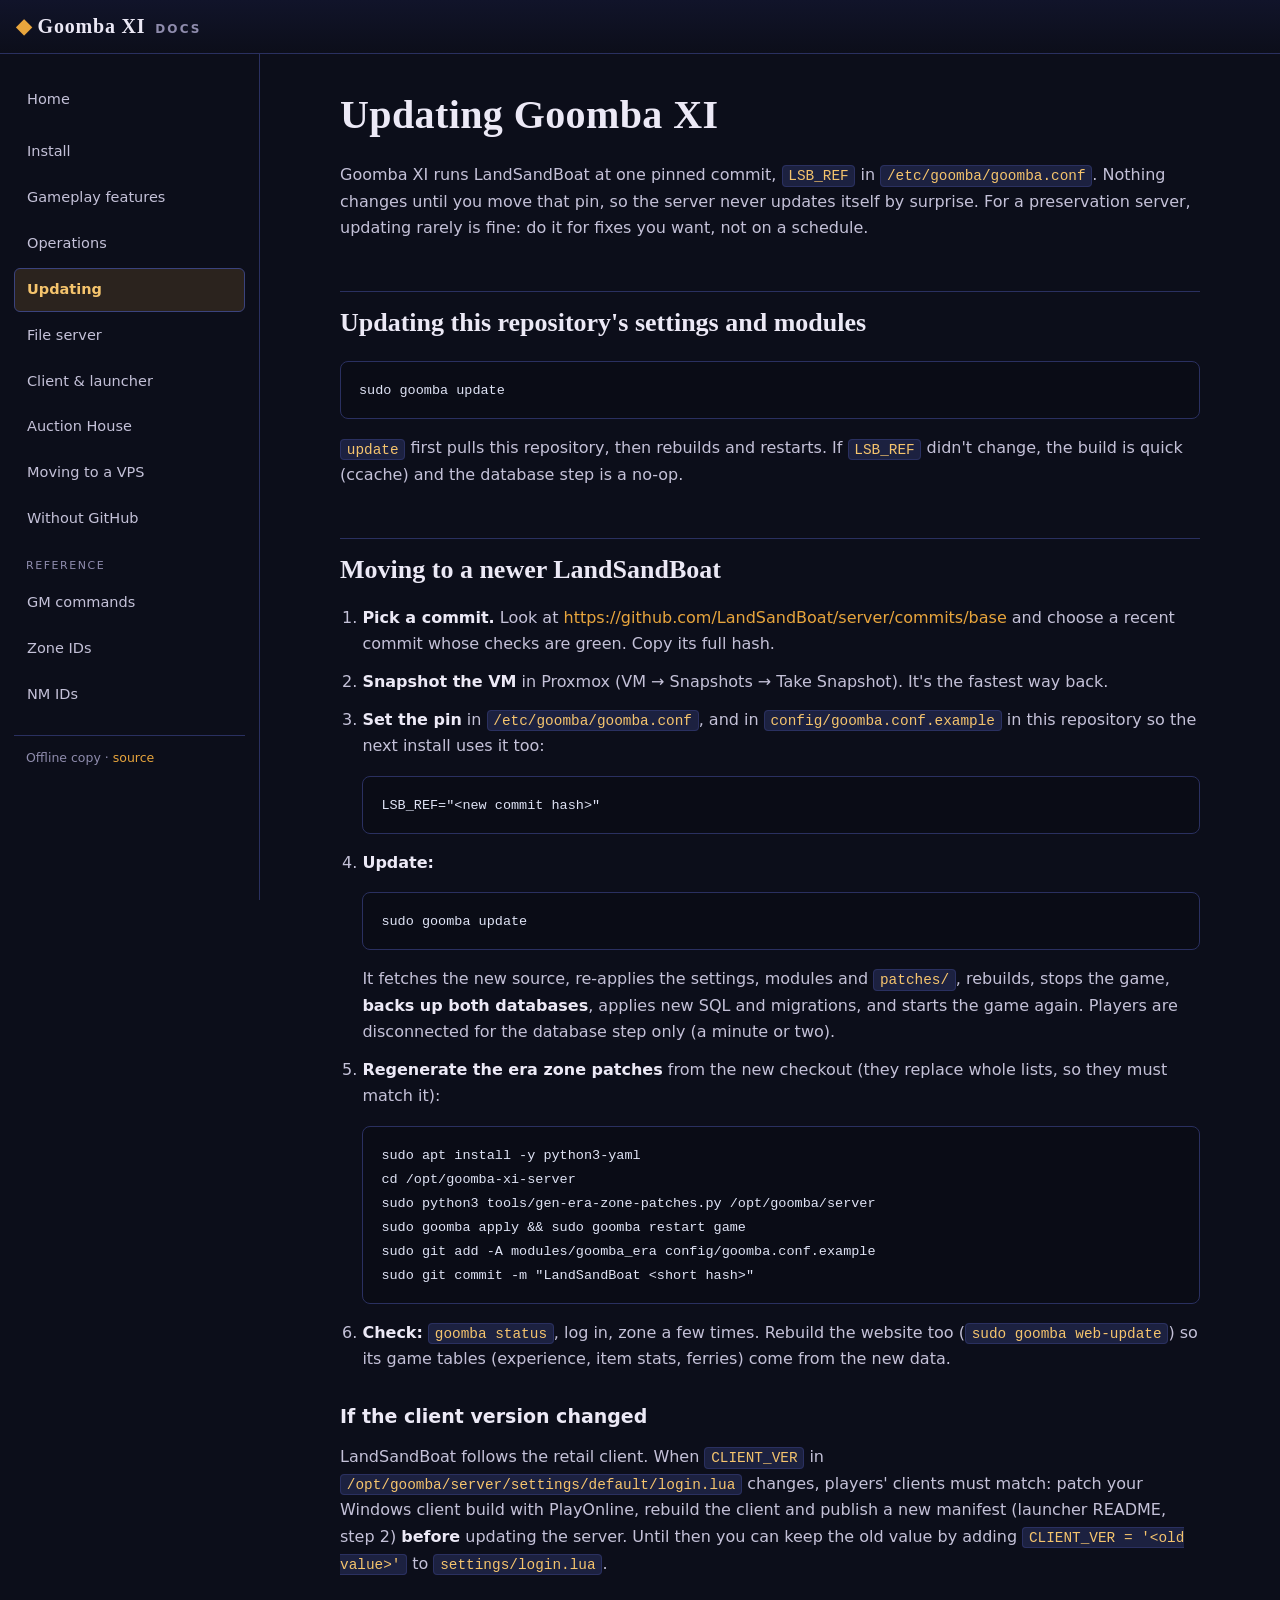
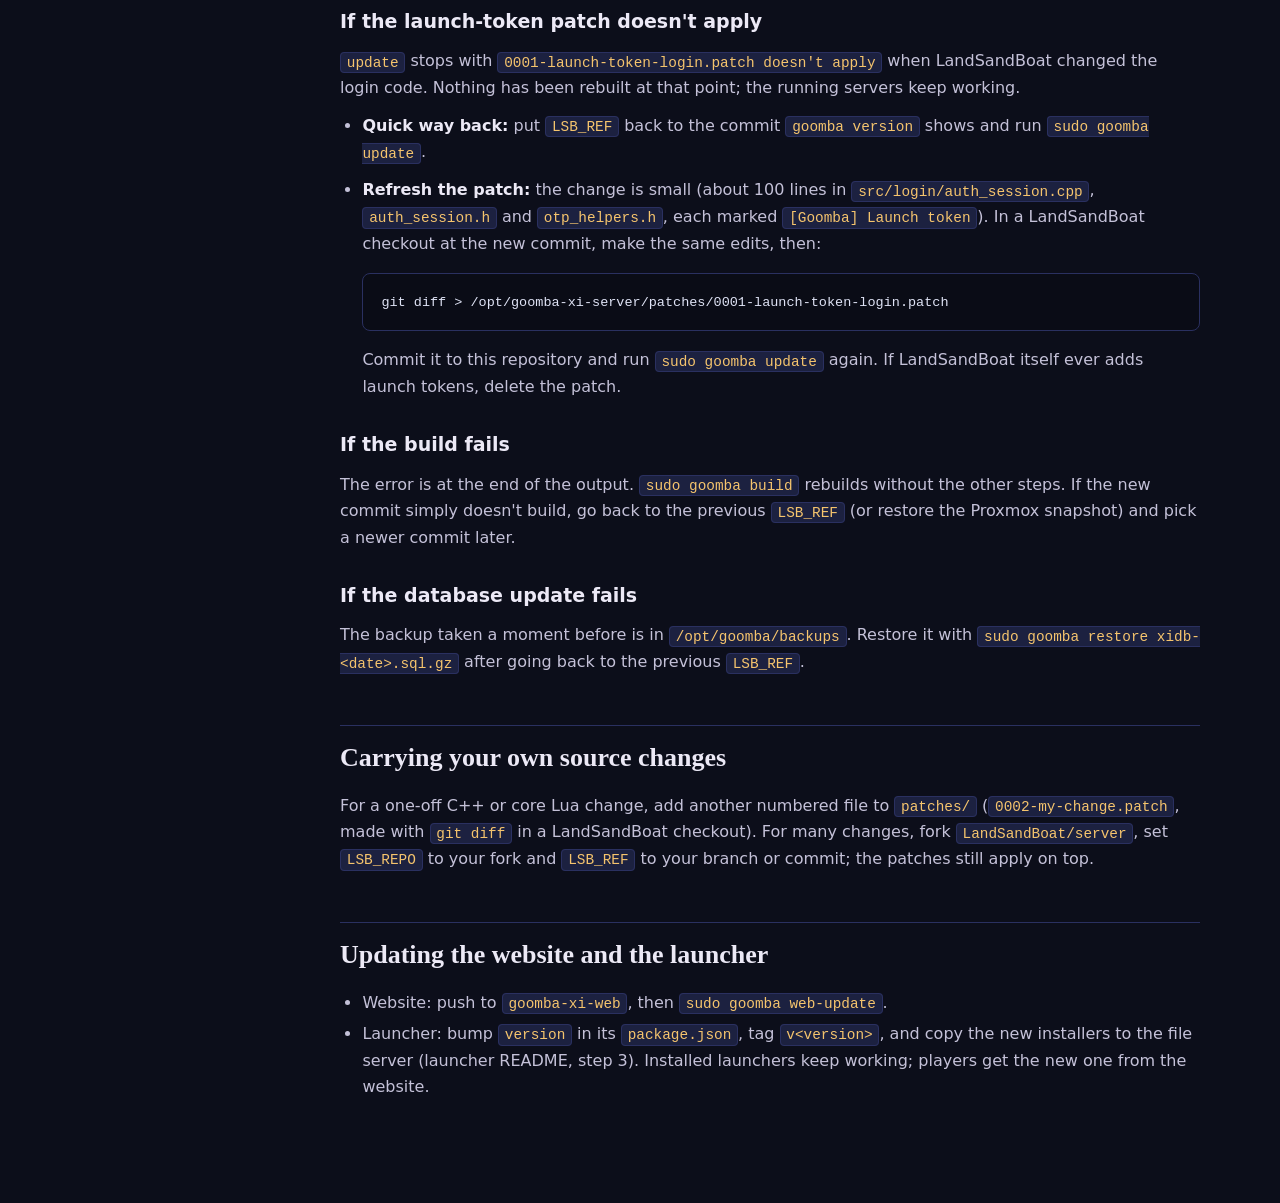
<file: docs-site/updating.html>
<!doctype html>
<html lang="en">
<head>
<meta charset="utf-8">
<meta name="viewport" content="width=device-width, initial-scale=1">
<title>Updating Goomba XI · Goomba XI docs</title>
<link rel="stylesheet" href="docs.css">
</head>
<body>
<input type="checkbox" id="nav-toggle" hidden>
<header class="topbar">
  <label for="nav-toggle" class="burger" aria-label="Menu"><span></span><span></span><span></span></label>
  <a class="brand" href="index.html"><span class="brand-mark" aria-hidden="true">◆</span> Goomba XI <small>docs</small></a>
</header>
<div class="layout">
  <nav class="sidebar" aria-label="Documentation">
    <a class="nav-link nav-home" href="index.html">Home</a>
      <a class="nav-link" href="install.html">Install</a>
      <a class="nav-link" href="features.html">Gameplay features</a>
      <a class="nav-link" href="operations.html">Operations</a>
      <a class="nav-link active" href="updating.html">Updating</a>
      <a class="nav-link" href="file-server.html">File server</a>
      <a class="nav-link" href="client-and-launcher.html">Client & launcher</a>
      <a class="nav-link" href="auction-house.html">Auction House</a>
      <a class="nav-link" href="moving-to-vps.html">Moving to a VPS</a>
      <a class="nav-link" href="without-github.html">Without GitHub</a>
      <div class="nav-group">Reference</div>
      <a class="nav-link" href="gm-commands.html">GM commands</a>
      <a class="nav-link" href="zone-ids.html">Zone IDs</a>
      <a class="nav-link" href="nm-ids.html">NM IDs</a>
    <div class="nav-foot">Offline copy · <a href="https://github.com/ricardo-monreal/goomba-xi-server" target="_blank" rel="noopener noreferrer">source</a></div>
  </nav>
  <label for="nav-toggle" class="scrim" aria-hidden="true"></label>
  <main class="content">
    <article>
      <h1 class="page-title">Updating Goomba XI</h1>
<p>Goomba XI runs LandSandBoat at one pinned commit, <code>LSB_REF</code> in <code>/etc/goomba/goomba.conf</code>. Nothing changes until you move that pin, so the server never updates itself by surprise. For a preservation server, updating rarely is fine: do it for fixes you want, not on a schedule.</p>
<h2 id="updating-this-repositorys-settings-and-modules">Updating this repository&#39;s settings and modules</h2>
<pre><code class="language-bash">sudo goomba update
</code></pre>
<p><code>update</code> first pulls this repository, then rebuilds and restarts. If <code>LSB_REF</code> didn&#39;t change, the build is quick (ccache) and the database step is a no-op.</p>
<h2 id="moving-to-a-newer-landsandboat">Moving to a newer LandSandBoat</h2>
<ol>
<li><p><strong>Pick a commit.</strong> Look at <a href="https://github.com/LandSandBoat/server/commits/base" target="_blank" rel="noopener noreferrer">https://github.com/LandSandBoat/server/commits/base</a> and choose a recent commit whose checks are green. Copy its full hash.</p>
</li>
<li><p><strong>Snapshot the VM</strong> in Proxmox (VM → Snapshots → Take Snapshot). It&#39;s the fastest way back.</p>
</li>
<li><p><strong>Set the pin</strong> in <code>/etc/goomba/goomba.conf</code>, and in <code>config/goomba.conf.example</code> in this repository so the next install uses it too:</p>
<pre><code class="language-bash">LSB_REF=&quot;&lt;new commit hash&gt;&quot;
</code></pre>
</li>
<li><p><strong>Update:</strong></p>
<pre><code class="language-bash">sudo goomba update
</code></pre>
<p>It fetches the new source, re-applies the settings, modules and <code>patches/</code>, rebuilds, stops the game, <strong>backs up both databases</strong>, applies new SQL and migrations, and starts the game again. Players are disconnected for the database step only (a minute or two).</p>
</li>
<li><p><strong>Regenerate the era zone patches</strong> from the new checkout (they replace whole lists, so they must match it):</p>
<pre><code class="language-bash">sudo apt install -y python3-yaml
cd /opt/goomba-xi-server
sudo python3 tools/gen-era-zone-patches.py /opt/goomba/server
sudo goomba apply &amp;&amp; sudo goomba restart game
sudo git add -A modules/goomba_era config/goomba.conf.example
sudo git commit -m &quot;LandSandBoat &lt;short hash&gt;&quot;
</code></pre>
</li>
<li><p><strong>Check:</strong> <code>goomba status</code>, log in, zone a few times. Rebuild the website too (<code>sudo goomba web-update</code>) so its game tables (experience, item stats, ferries) come from the new data.</p>
</li>
</ol>
<h3 id="if-the-client-version-changed">If the client version changed</h3>
<p>LandSandBoat follows the retail client. When <code>CLIENT_VER</code> in <code>/opt/goomba/server/settings/default/login.lua</code> changes, players&#39; clients must match: patch your Windows client build with PlayOnline, rebuild the client and publish a new manifest (launcher README, step 2) <strong>before</strong> updating the server. Until then you can keep the old value by adding <code>CLIENT_VER = &#39;&lt;old value&gt;&#39;</code> to <code>settings/login.lua</code>.</p>
<h3 id="if-the-launch-token-patch-doesnt-apply">If the launch-token patch doesn&#39;t apply</h3>
<p><code>update</code> stops with <code>0001-launch-token-login.patch doesn&#39;t apply</code> when LandSandBoat changed the login code. Nothing has been rebuilt at that point; the running servers keep working.</p>
<ul>
<li><p><strong>Quick way back:</strong> put <code>LSB_REF</code> back to the commit <code>goomba version</code> shows and run <code>sudo goomba update</code>.</p>
</li>
<li><p><strong>Refresh the patch:</strong> the change is small (about 100 lines in <code>src/login/auth_session.cpp</code>, <code>auth_session.h</code> and <code>otp_helpers.h</code>, each marked <code>[Goomba] Launch token</code>). In a LandSandBoat checkout at the new commit, make the same edits, then:</p>
<pre><code class="language-bash">git diff &gt; /opt/goomba-xi-server/patches/0001-launch-token-login.patch
</code></pre>
<p>Commit it to this repository and run <code>sudo goomba update</code> again. If LandSandBoat itself ever adds launch tokens, delete the patch.</p>
</li>
</ul>
<h3 id="if-the-build-fails">If the build fails</h3>
<p>The error is at the end of the output. <code>sudo goomba build</code> rebuilds without the other steps. If the new commit simply doesn&#39;t build, go back to the previous <code>LSB_REF</code> (or restore the Proxmox snapshot) and pick a newer commit later.</p>
<h3 id="if-the-database-update-fails">If the database update fails</h3>
<p>The backup taken a moment before is in <code>/opt/goomba/backups</code>. Restore it with <code>sudo goomba restore xidb-&lt;date&gt;.sql.gz</code> after going back to the previous <code>LSB_REF</code>.</p>
<h2 id="carrying-your-own-source-changes">Carrying your own source changes</h2>
<p>For a one-off C++ or core Lua change, add another numbered file to <code>patches/</code> (<code>0002-my-change.patch</code>, made with <code>git diff</code> in a LandSandBoat checkout). For many changes, fork <code>LandSandBoat/server</code>, set <code>LSB_REPO</code> to your fork and <code>LSB_REF</code> to your branch or commit; the patches still apply on top.</p>
<h2 id="updating-the-website-and-the-launcher">Updating the website and the launcher</h2>
<ul>
<li>Website: push to <code>goomba-xi-web</code>, then <code>sudo goomba web-update</code>.</li>
<li>Launcher: bump <code>version</code> in its <code>package.json</code>, tag <code>v&lt;version&gt;</code>, and copy the new installers to the file server (launcher README, step 3). Installed launchers keep working; players get the new one from the website.</li>
</ul>

    </article>
  </main>
</div>
</body>
</html>
</file>
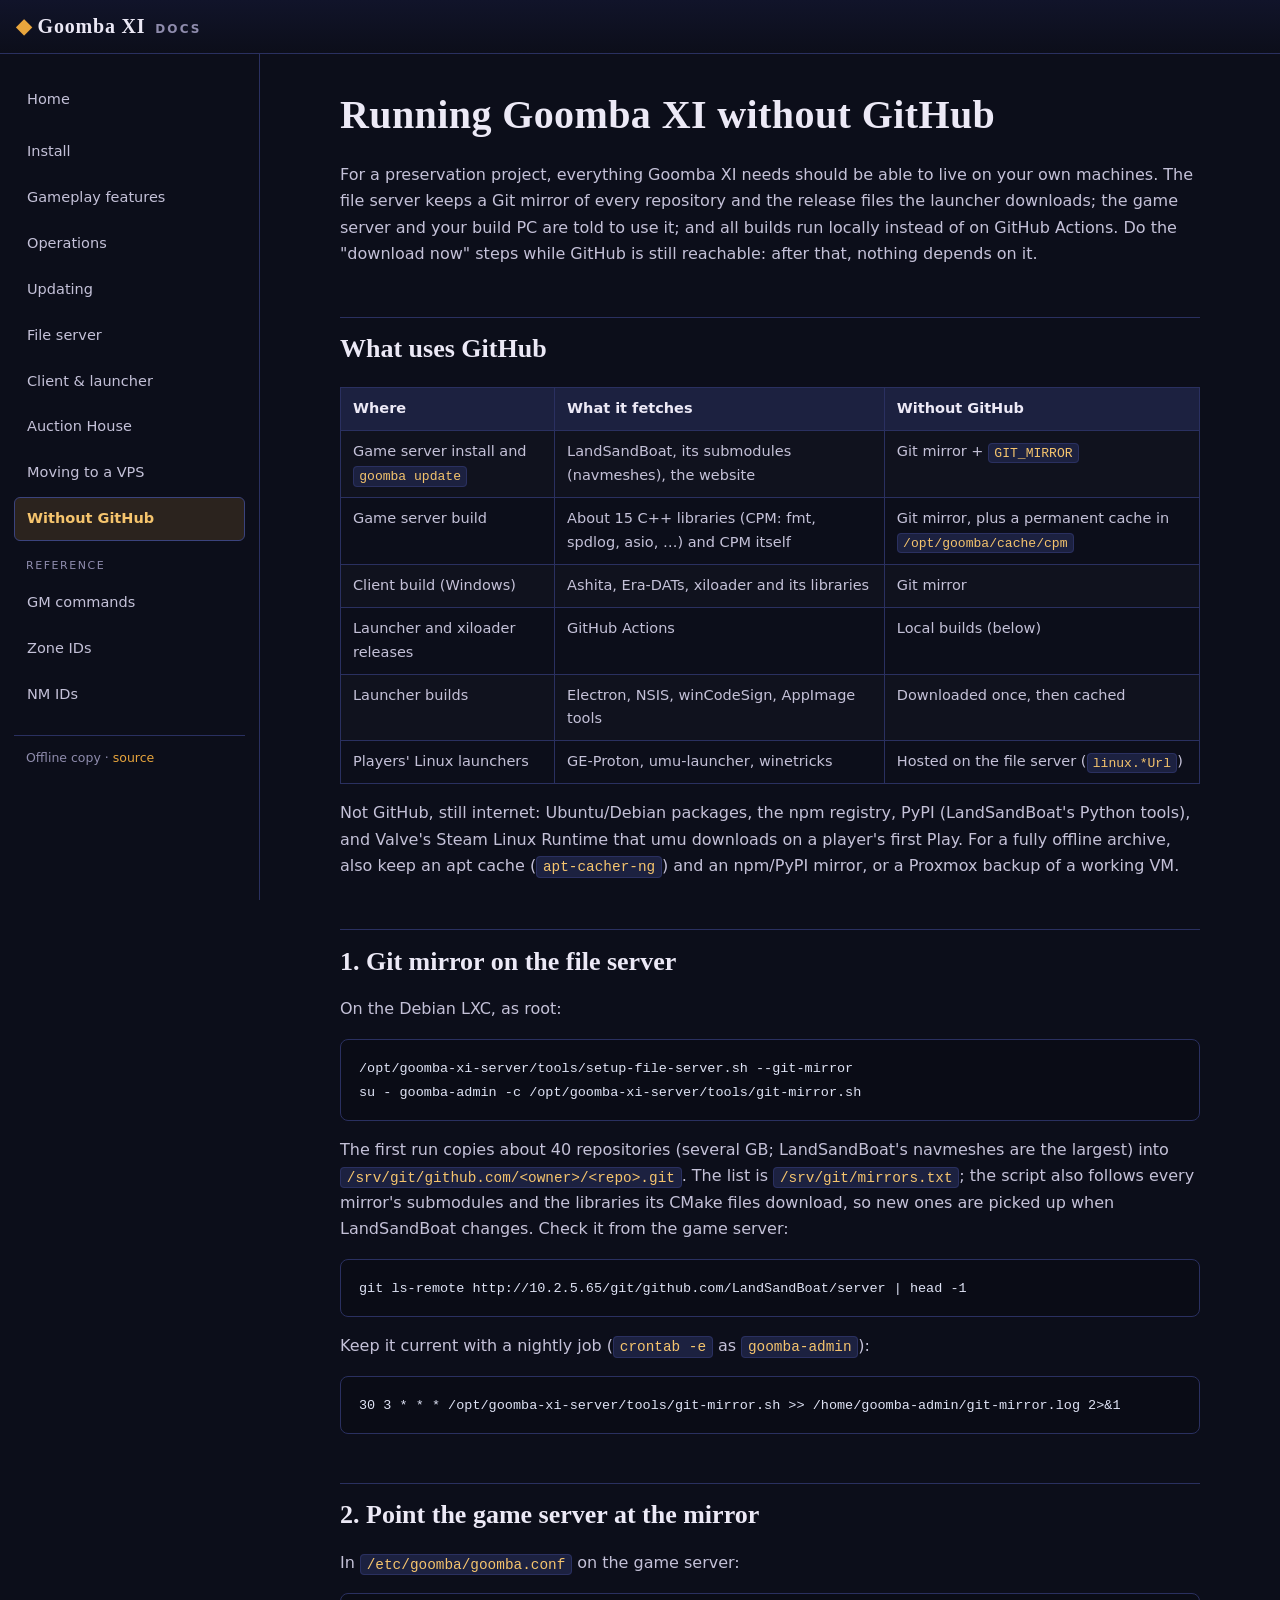
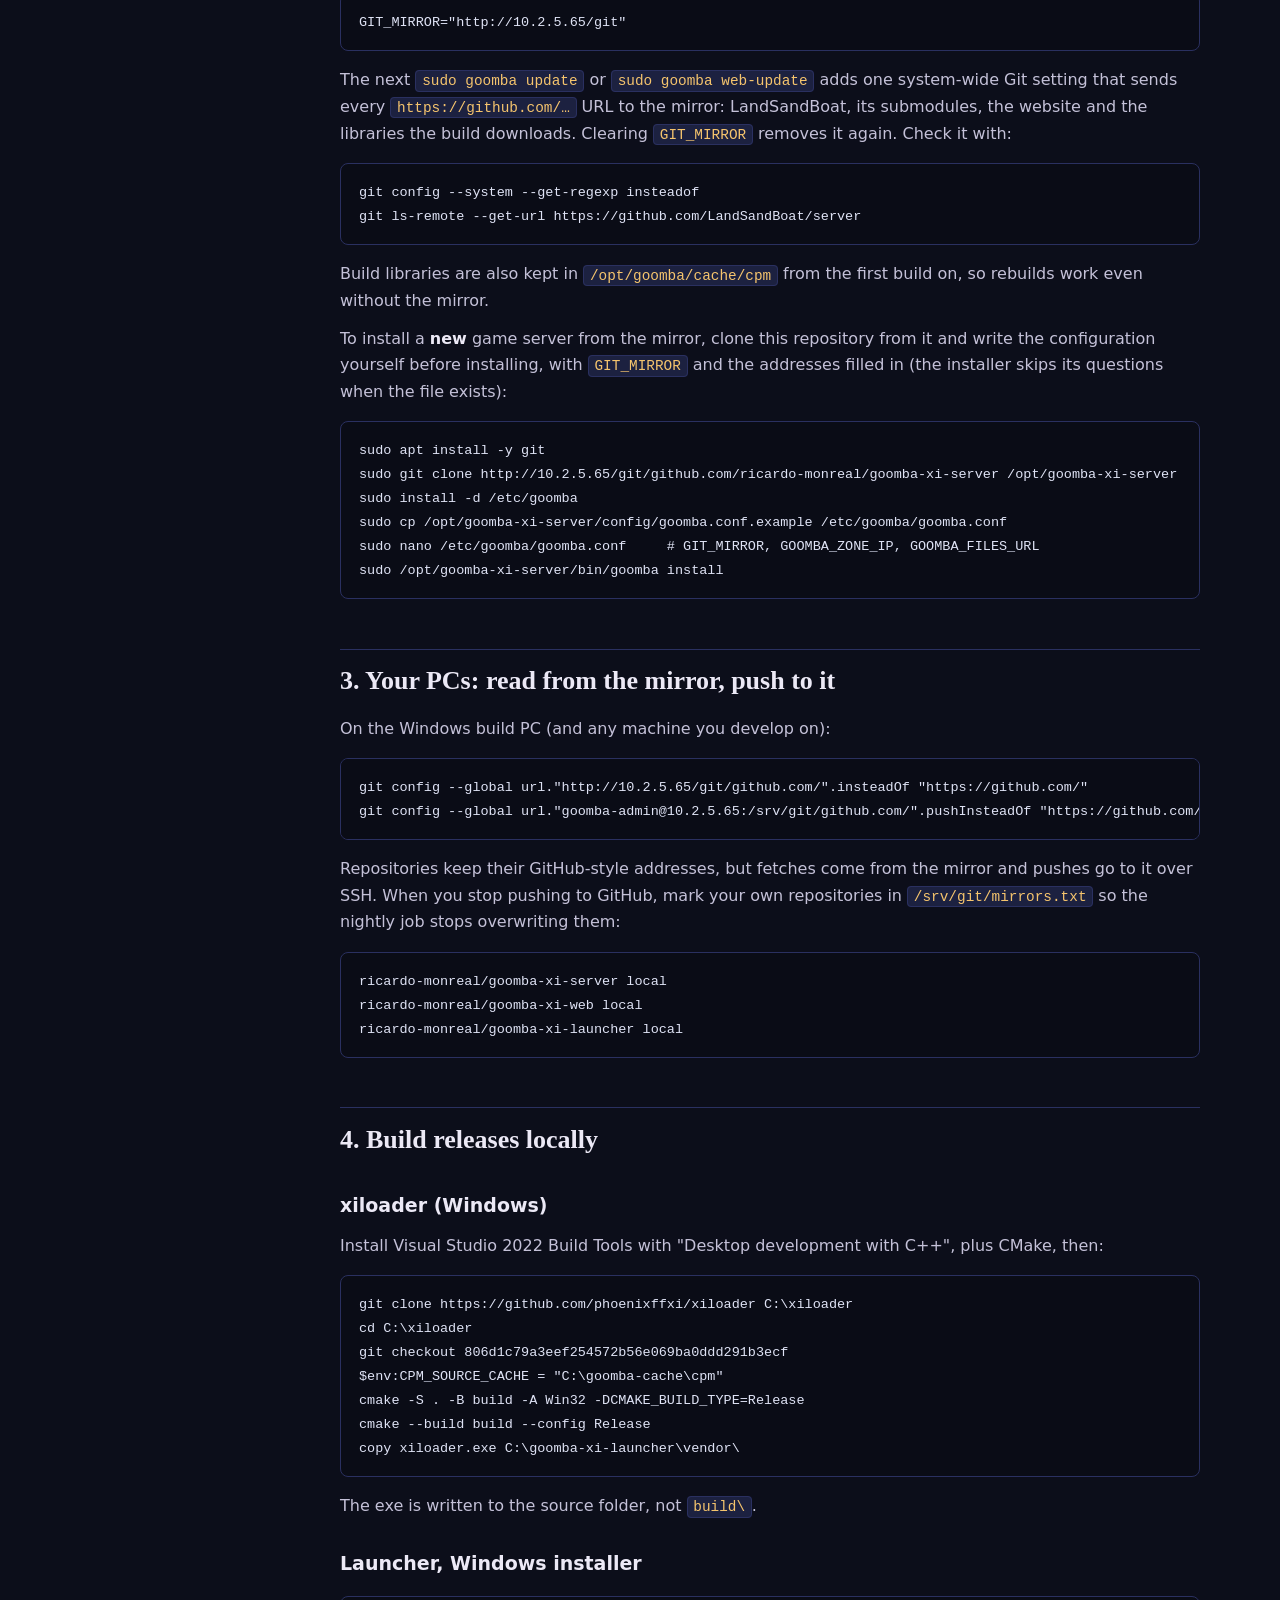
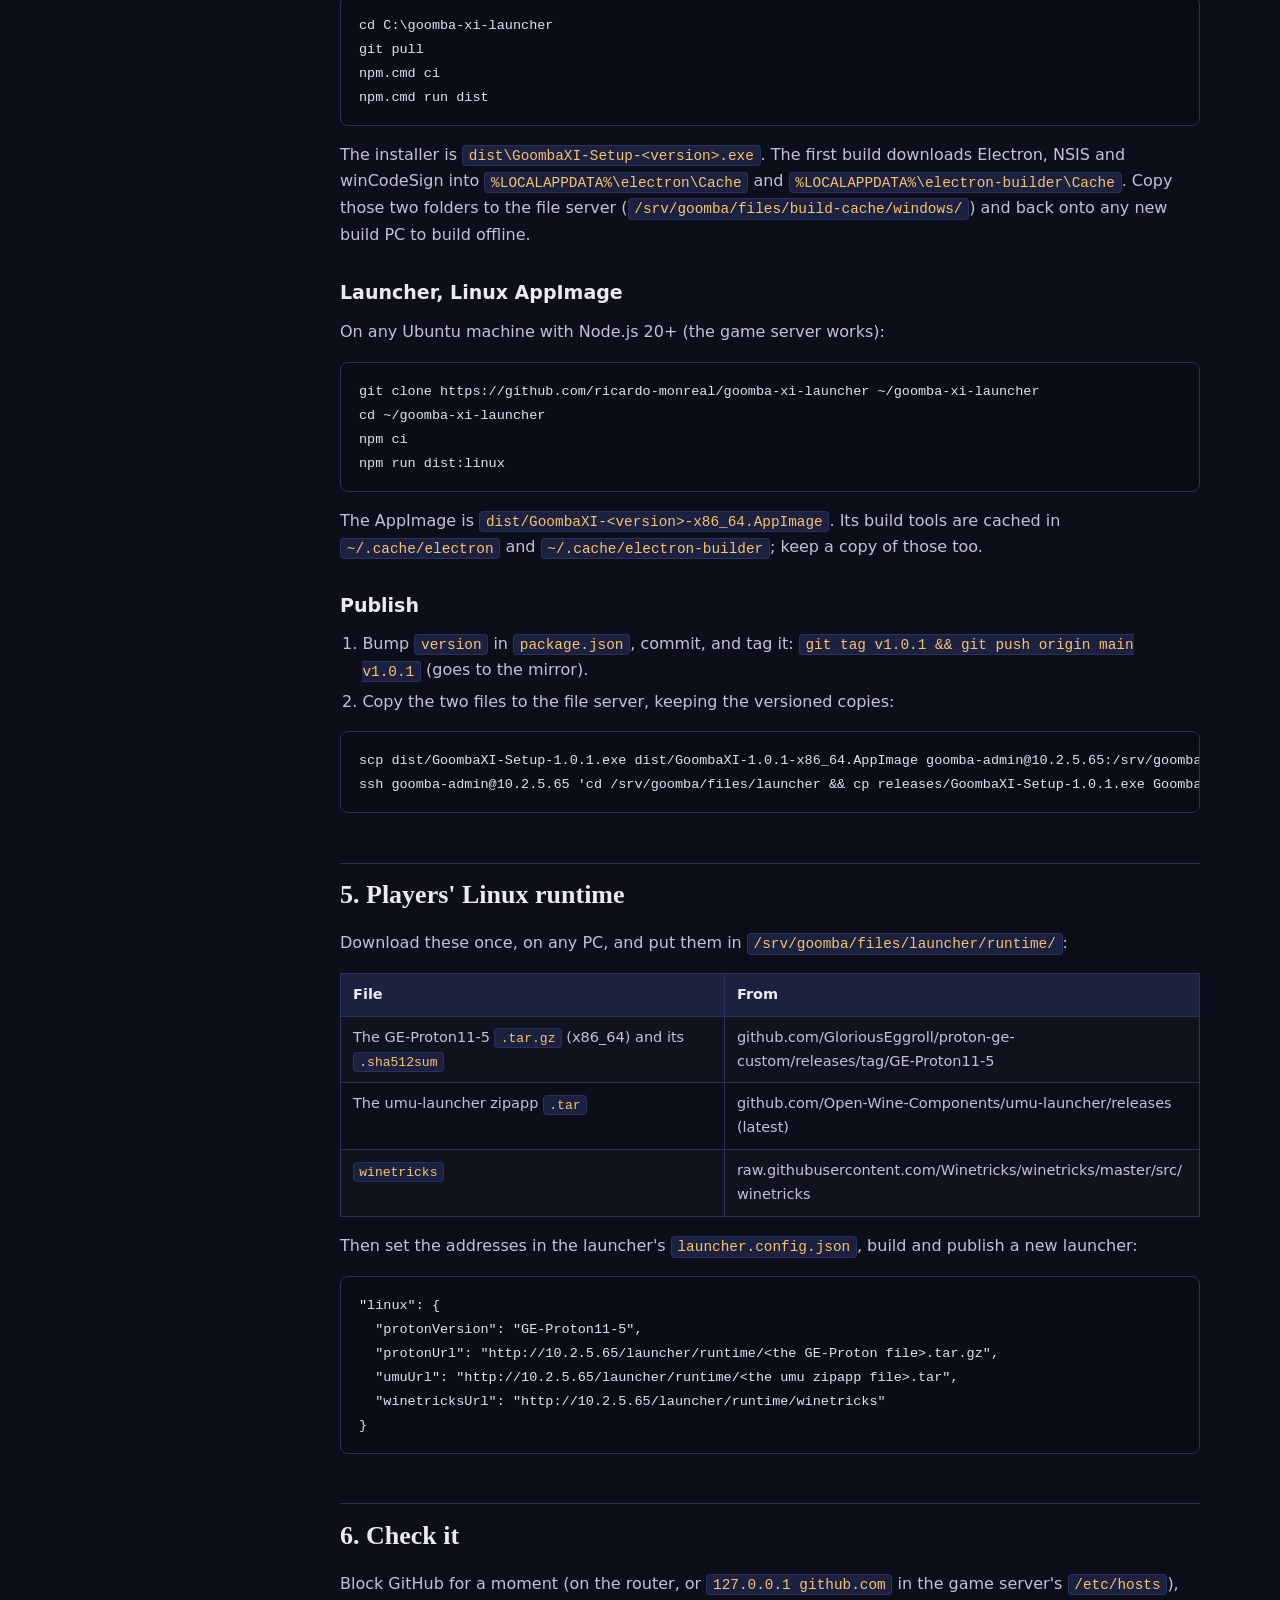
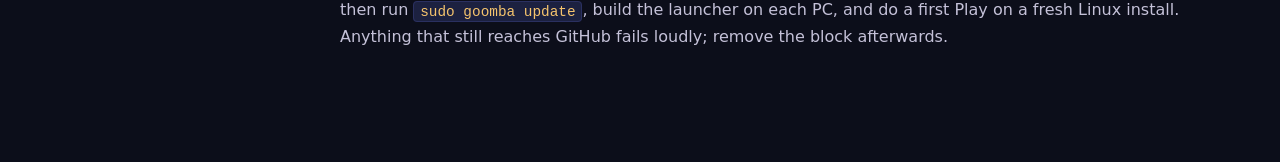
<file: docs-site/without-github.html>
<!doctype html>
<html lang="en">
<head>
<meta charset="utf-8">
<meta name="viewport" content="width=device-width, initial-scale=1">
<title>Running Goomba XI without GitHub · Goomba XI docs</title>
<link rel="stylesheet" href="docs.css">
</head>
<body>
<input type="checkbox" id="nav-toggle" hidden>
<header class="topbar">
  <label for="nav-toggle" class="burger" aria-label="Menu"><span></span><span></span><span></span></label>
  <a class="brand" href="index.html"><span class="brand-mark" aria-hidden="true">◆</span> Goomba XI <small>docs</small></a>
</header>
<div class="layout">
  <nav class="sidebar" aria-label="Documentation">
    <a class="nav-link nav-home" href="index.html">Home</a>
      <a class="nav-link" href="install.html">Install</a>
      <a class="nav-link" href="features.html">Gameplay features</a>
      <a class="nav-link" href="operations.html">Operations</a>
      <a class="nav-link" href="updating.html">Updating</a>
      <a class="nav-link" href="file-server.html">File server</a>
      <a class="nav-link" href="client-and-launcher.html">Client & launcher</a>
      <a class="nav-link" href="auction-house.html">Auction House</a>
      <a class="nav-link" href="moving-to-vps.html">Moving to a VPS</a>
      <a class="nav-link active" href="without-github.html">Without GitHub</a>
      <div class="nav-group">Reference</div>
      <a class="nav-link" href="gm-commands.html">GM commands</a>
      <a class="nav-link" href="zone-ids.html">Zone IDs</a>
      <a class="nav-link" href="nm-ids.html">NM IDs</a>
    <div class="nav-foot">Offline copy · <a href="https://github.com/ricardo-monreal/goomba-xi-server" target="_blank" rel="noopener noreferrer">source</a></div>
  </nav>
  <label for="nav-toggle" class="scrim" aria-hidden="true"></label>
  <main class="content">
    <article>
      <h1 class="page-title">Running Goomba XI without GitHub</h1>
<p>For a preservation project, everything Goomba XI needs should be able to live on your own machines. The file server keeps a Git mirror of every repository and the release files the launcher downloads; the game server and your build PC are told to use it; and all builds run locally instead of on GitHub Actions. Do the &quot;download now&quot; steps while GitHub is still reachable: after that, nothing depends on it.</p>
<h2 id="what-uses-github">What uses GitHub</h2>
<table>
<thead>
<tr>
<th>Where</th>
<th>What it fetches</th>
<th>Without GitHub</th>
</tr>
</thead>
<tbody><tr>
<td>Game server install and <code>goomba update</code></td>
<td>LandSandBoat, its submodules (navmeshes), the website</td>
<td>Git mirror + <code>GIT_MIRROR</code></td>
</tr>
<tr>
<td>Game server build</td>
<td>About 15 C++ libraries (CPM: fmt, spdlog, asio, …) and CPM itself</td>
<td>Git mirror, plus a permanent cache in <code>/opt/goomba/cache/cpm</code></td>
</tr>
<tr>
<td>Client build (Windows)</td>
<td>Ashita, Era-DATs, xiloader and its libraries</td>
<td>Git mirror</td>
</tr>
<tr>
<td>Launcher and xiloader releases</td>
<td>GitHub Actions</td>
<td>Local builds (below)</td>
</tr>
<tr>
<td>Launcher builds</td>
<td>Electron, NSIS, winCodeSign, AppImage tools</td>
<td>Downloaded once, then cached</td>
</tr>
<tr>
<td>Players&#39; Linux launchers</td>
<td>GE-Proton, umu-launcher, winetricks</td>
<td>Hosted on the file server (<code>linux.*Url</code>)</td>
</tr>
</tbody></table>
<p>Not GitHub, still internet: Ubuntu/Debian packages, the npm registry, PyPI (LandSandBoat&#39;s Python tools), and Valve&#39;s Steam Linux Runtime that umu downloads on a player&#39;s first Play. For a fully offline archive, also keep an apt cache (<code>apt-cacher-ng</code>) and an npm/PyPI mirror, or a Proxmox backup of a working VM.</p>
<h2 id="1-git-mirror-on-the-file-server">1. Git mirror on the file server</h2>
<p>On the Debian LXC, as root:</p>
<pre><code class="language-bash">/opt/goomba-xi-server/tools/setup-file-server.sh --git-mirror
su - goomba-admin -c /opt/goomba-xi-server/tools/git-mirror.sh
</code></pre>
<p>The first run copies about 40 repositories (several GB; LandSandBoat&#39;s navmeshes are the largest) into <code>/srv/git/github.com/&lt;owner&gt;/&lt;repo&gt;.git</code>. The list is <code>/srv/git/mirrors.txt</code>; the script also follows every mirror&#39;s submodules and the libraries its CMake files download, so new ones are picked up when LandSandBoat changes. Check it from the game server:</p>
<pre><code class="language-bash">git ls-remote http://10.2.5.65/git/github.com/LandSandBoat/server | head -1
</code></pre>
<p>Keep it current with a nightly job (<code>crontab -e</code> as <code>goomba-admin</code>):</p>
<pre><code>30 3 * * * /opt/goomba-xi-server/tools/git-mirror.sh &gt;&gt; /home/goomba-admin/git-mirror.log 2&gt;&amp;1
</code></pre>
<h2 id="2-point-the-game-server-at-the-mirror">2. Point the game server at the mirror</h2>
<p>In <code>/etc/goomba/goomba.conf</code> on the game server:</p>
<pre><code class="language-bash">GIT_MIRROR=&quot;http://10.2.5.65/git&quot;
</code></pre>
<p>The next <code>sudo goomba update</code> or <code>sudo goomba web-update</code> adds one system-wide Git setting that sends every <code>https://github.com/…</code> URL to the mirror: LandSandBoat, its submodules, the website and the libraries the build downloads. Clearing <code>GIT_MIRROR</code> removes it again. Check it with:</p>
<pre><code class="language-bash">git config --system --get-regexp insteadof
git ls-remote --get-url https://github.com/LandSandBoat/server
</code></pre>
<p>Build libraries are also kept in <code>/opt/goomba/cache/cpm</code> from the first build on, so rebuilds work even without the mirror.</p>
<p>To install a <strong>new</strong> game server from the mirror, clone this repository from it and write the configuration yourself before installing, with <code>GIT_MIRROR</code> and the addresses filled in (the installer skips its questions when the file exists):</p>
<pre><code class="language-bash">sudo apt install -y git
sudo git clone http://10.2.5.65/git/github.com/ricardo-monreal/goomba-xi-server /opt/goomba-xi-server
sudo install -d /etc/goomba
sudo cp /opt/goomba-xi-server/config/goomba.conf.example /etc/goomba/goomba.conf
sudo nano /etc/goomba/goomba.conf     # GIT_MIRROR, GOOMBA_ZONE_IP, GOOMBA_FILES_URL
sudo /opt/goomba-xi-server/bin/goomba install
</code></pre>
<h2 id="3-your-pcs-read-from-the-mirror-push-to-it">3. Your PCs: read from the mirror, push to it</h2>
<p>On the Windows build PC (and any machine you develop on):</p>
<pre><code class="language-powershell">git config --global url.&quot;http://10.2.5.65/git/github.com/&quot;.insteadOf &quot;https://github.com/&quot;
git config --global url.&quot;goomba-admin@10.2.5.65:/srv/git/github.com/&quot;.pushInsteadOf &quot;https://github.com/&quot;
</code></pre>
<p>Repositories keep their GitHub-style addresses, but fetches come from the mirror and pushes go to it over SSH. When you stop pushing to GitHub, mark your own repositories in <code>/srv/git/mirrors.txt</code> so the nightly job stops overwriting them:</p>
<pre><code>ricardo-monreal/goomba-xi-server local
ricardo-monreal/goomba-xi-web local
ricardo-monreal/goomba-xi-launcher local
</code></pre>
<h2 id="4-build-releases-locally">4. Build releases locally</h2>
<h3 id="xiloader-windows">xiloader (Windows)</h3>
<p>Install Visual Studio 2022 Build Tools with &quot;Desktop development with C++&quot;, plus CMake, then:</p>
<pre><code class="language-powershell">git clone https://github.com/phoenixffxi/xiloader C:\xiloader
cd C:\xiloader
git checkout 806d1c79a3eef254572b56e069ba0ddd291b3ecf
$env:CPM_SOURCE_CACHE = &quot;C:\goomba-cache\cpm&quot;
cmake -S . -B build -A Win32 -DCMAKE_BUILD_TYPE=Release
cmake --build build --config Release
copy xiloader.exe C:\goomba-xi-launcher\vendor\
</code></pre>
<p>The exe is written to the source folder, not <code>build\</code>.</p>
<h3 id="launcher-windows-installer">Launcher, Windows installer</h3>
<pre><code class="language-powershell">cd C:\goomba-xi-launcher
git pull
npm.cmd ci
npm.cmd run dist
</code></pre>
<p>The installer is <code>dist\GoombaXI-Setup-&lt;version&gt;.exe</code>. The first build downloads Electron, NSIS and winCodeSign into <code>%LOCALAPPDATA%\electron\Cache</code> and <code>%LOCALAPPDATA%\electron-builder\Cache</code>. Copy those two folders to the file server (<code>/srv/goomba/files/build-cache/windows/</code>) and back onto any new build PC to build offline.</p>
<h3 id="launcher-linux-appimage">Launcher, Linux AppImage</h3>
<p>On any Ubuntu machine with Node.js 20+ (the game server works):</p>
<pre><code class="language-bash">git clone https://github.com/ricardo-monreal/goomba-xi-launcher ~/goomba-xi-launcher
cd ~/goomba-xi-launcher
npm ci
npm run dist:linux
</code></pre>
<p>The AppImage is <code>dist/GoombaXI-&lt;version&gt;-x86_64.AppImage</code>. Its build tools are cached in <code>~/.cache/electron</code> and <code>~/.cache/electron-builder</code>; keep a copy of those too.</p>
<h3 id="publish">Publish</h3>
<ol>
<li>Bump <code>version</code> in <code>package.json</code>, commit, and tag it: <code>git tag v1.0.1 &amp;&amp; git push origin main v1.0.1</code> (goes to the mirror).</li>
<li>Copy the two files to the file server, keeping the versioned copies:</li>
</ol>
<pre><code class="language-bash">scp dist/GoombaXI-Setup-1.0.1.exe dist/GoombaXI-1.0.1-x86_64.AppImage goomba-admin@10.2.5.65:/srv/goomba/files/launcher/releases/
ssh goomba-admin@10.2.5.65 &#39;cd /srv/goomba/files/launcher &amp;&amp; cp releases/GoombaXI-Setup-1.0.1.exe GoombaXI-Setup.exe &amp;&amp; cp releases/GoombaXI-1.0.1-x86_64.AppImage GoombaXI.AppImage&#39;
</code></pre>
<h2 id="5-players-linux-runtime">5. Players&#39; Linux runtime</h2>
<p>Download these once, on any PC, and put them in <code>/srv/goomba/files/launcher/runtime/</code>:</p>
<table>
<thead>
<tr>
<th>File</th>
<th>From</th>
</tr>
</thead>
<tbody><tr>
<td>The GE-Proton11-5 <code>.tar.gz</code> (x86_64) and its <code>.sha512sum</code></td>
<td>github.com/GloriousEggroll/proton-ge-custom/releases/tag/GE-Proton11-5</td>
</tr>
<tr>
<td>The umu-launcher zipapp <code>.tar</code></td>
<td>github.com/Open-Wine-Components/umu-launcher/releases (latest)</td>
</tr>
<tr>
<td><code>winetricks</code></td>
<td>raw.githubusercontent.com/Winetricks/winetricks/master/src/winetricks</td>
</tr>
</tbody></table>
<p>Then set the addresses in the launcher&#39;s <code>launcher.config.json</code>, build and publish a new launcher:</p>
<pre><code class="language-json">&quot;linux&quot;: {
  &quot;protonVersion&quot;: &quot;GE-Proton11-5&quot;,
  &quot;protonUrl&quot;: &quot;http://10.2.5.65/launcher/runtime/&lt;the GE-Proton file&gt;.tar.gz&quot;,
  &quot;umuUrl&quot;: &quot;http://10.2.5.65/launcher/runtime/&lt;the umu zipapp file&gt;.tar&quot;,
  &quot;winetricksUrl&quot;: &quot;http://10.2.5.65/launcher/runtime/winetricks&quot;
}
</code></pre>
<h2 id="6-check-it">6. Check it</h2>
<p>Block GitHub for a moment (on the router, or <code>127.0.0.1 github.com</code> in the game server&#39;s <code>/etc/hosts</code>), then run <code>sudo goomba update</code>, build the launcher on each PC, and do a first Play on a fresh Linux install. Anything that still reaches GitHub fails loudly; remove the block afterwards.</p>

    </article>
  </main>
</div>
</body>
</html>
</file>
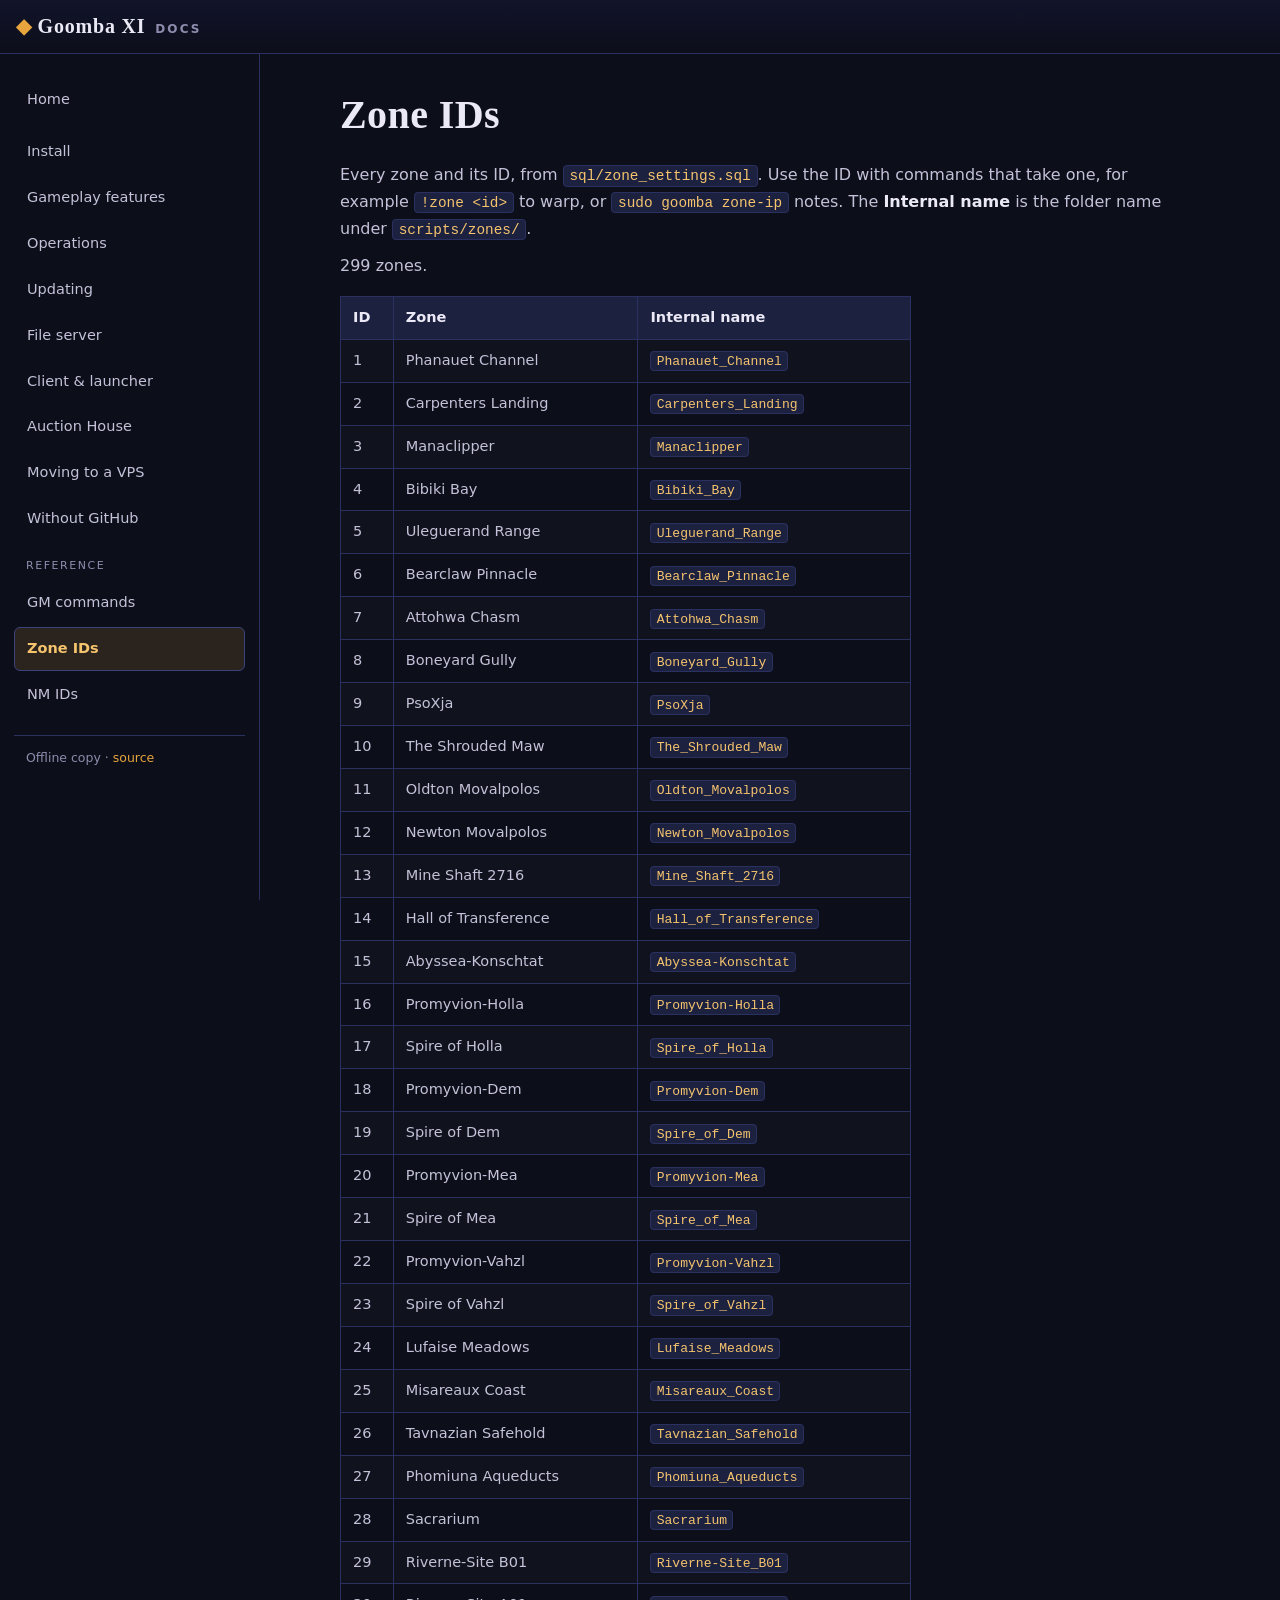
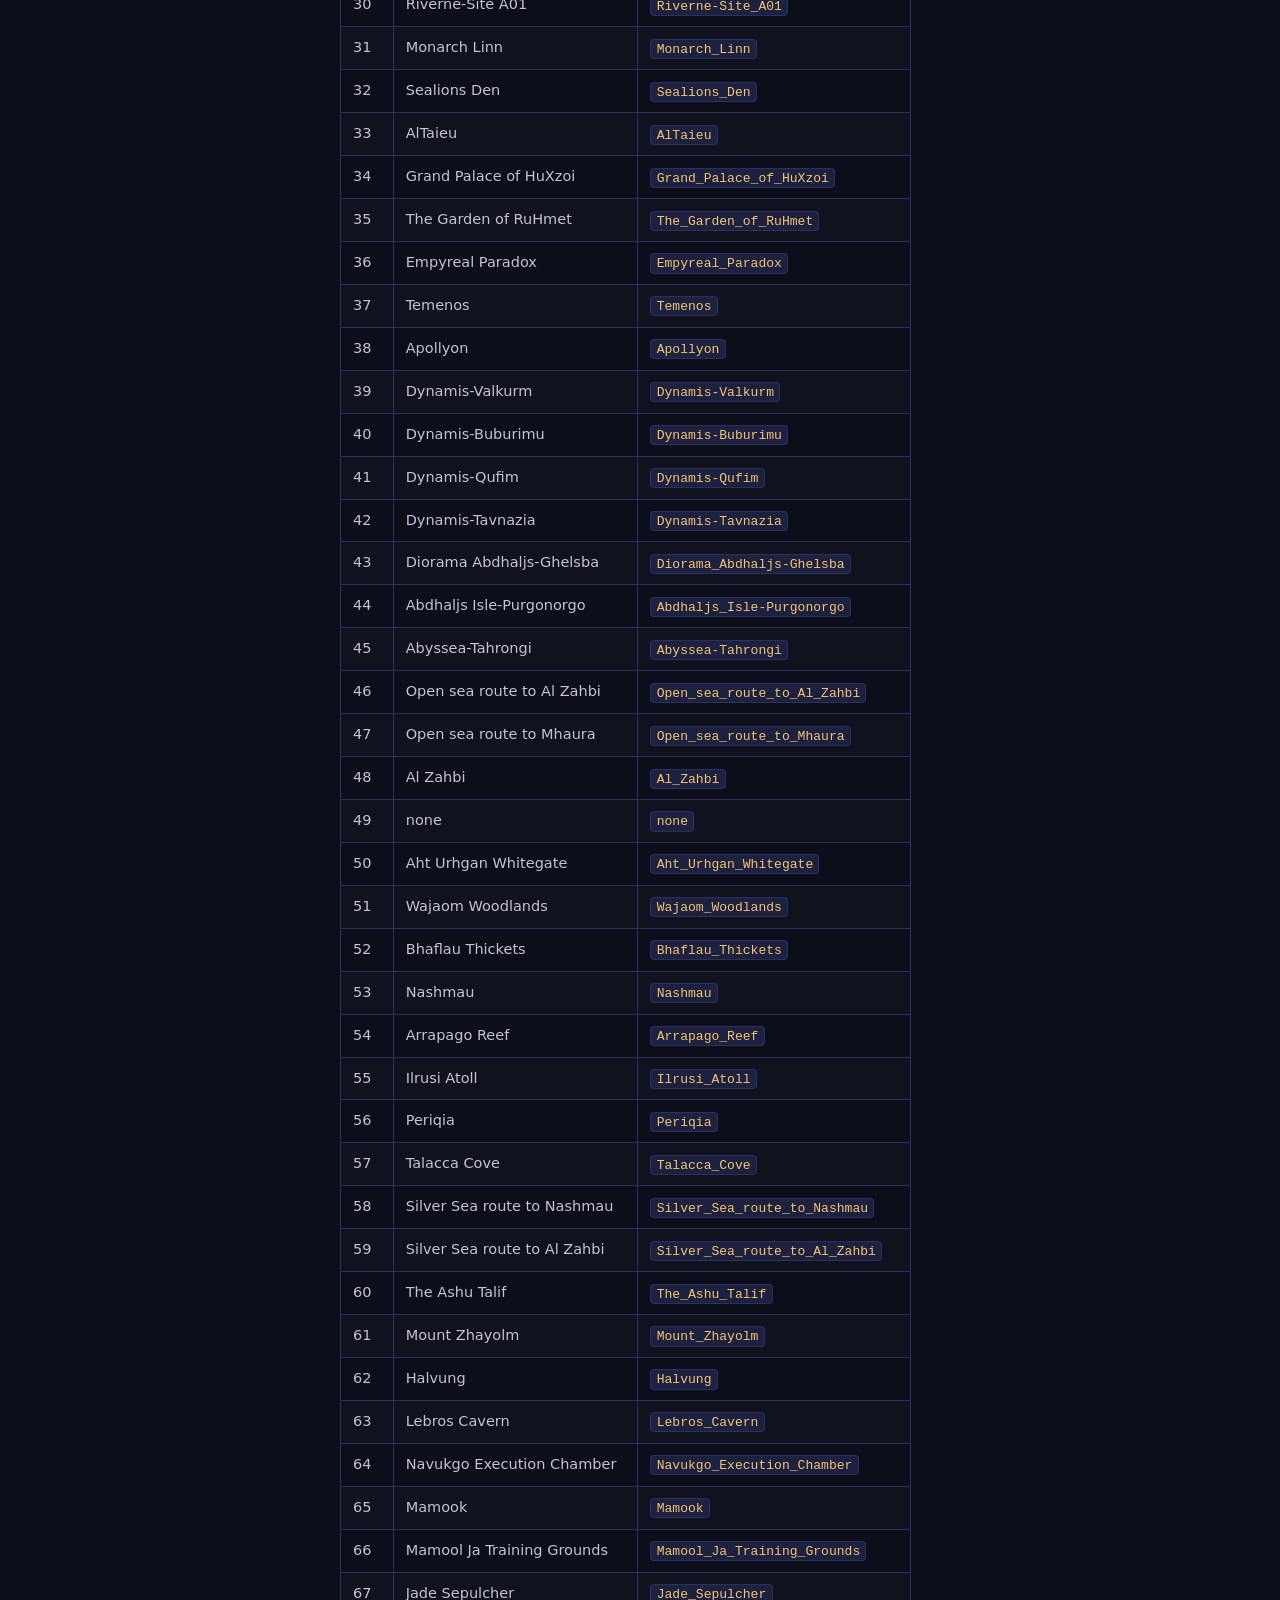
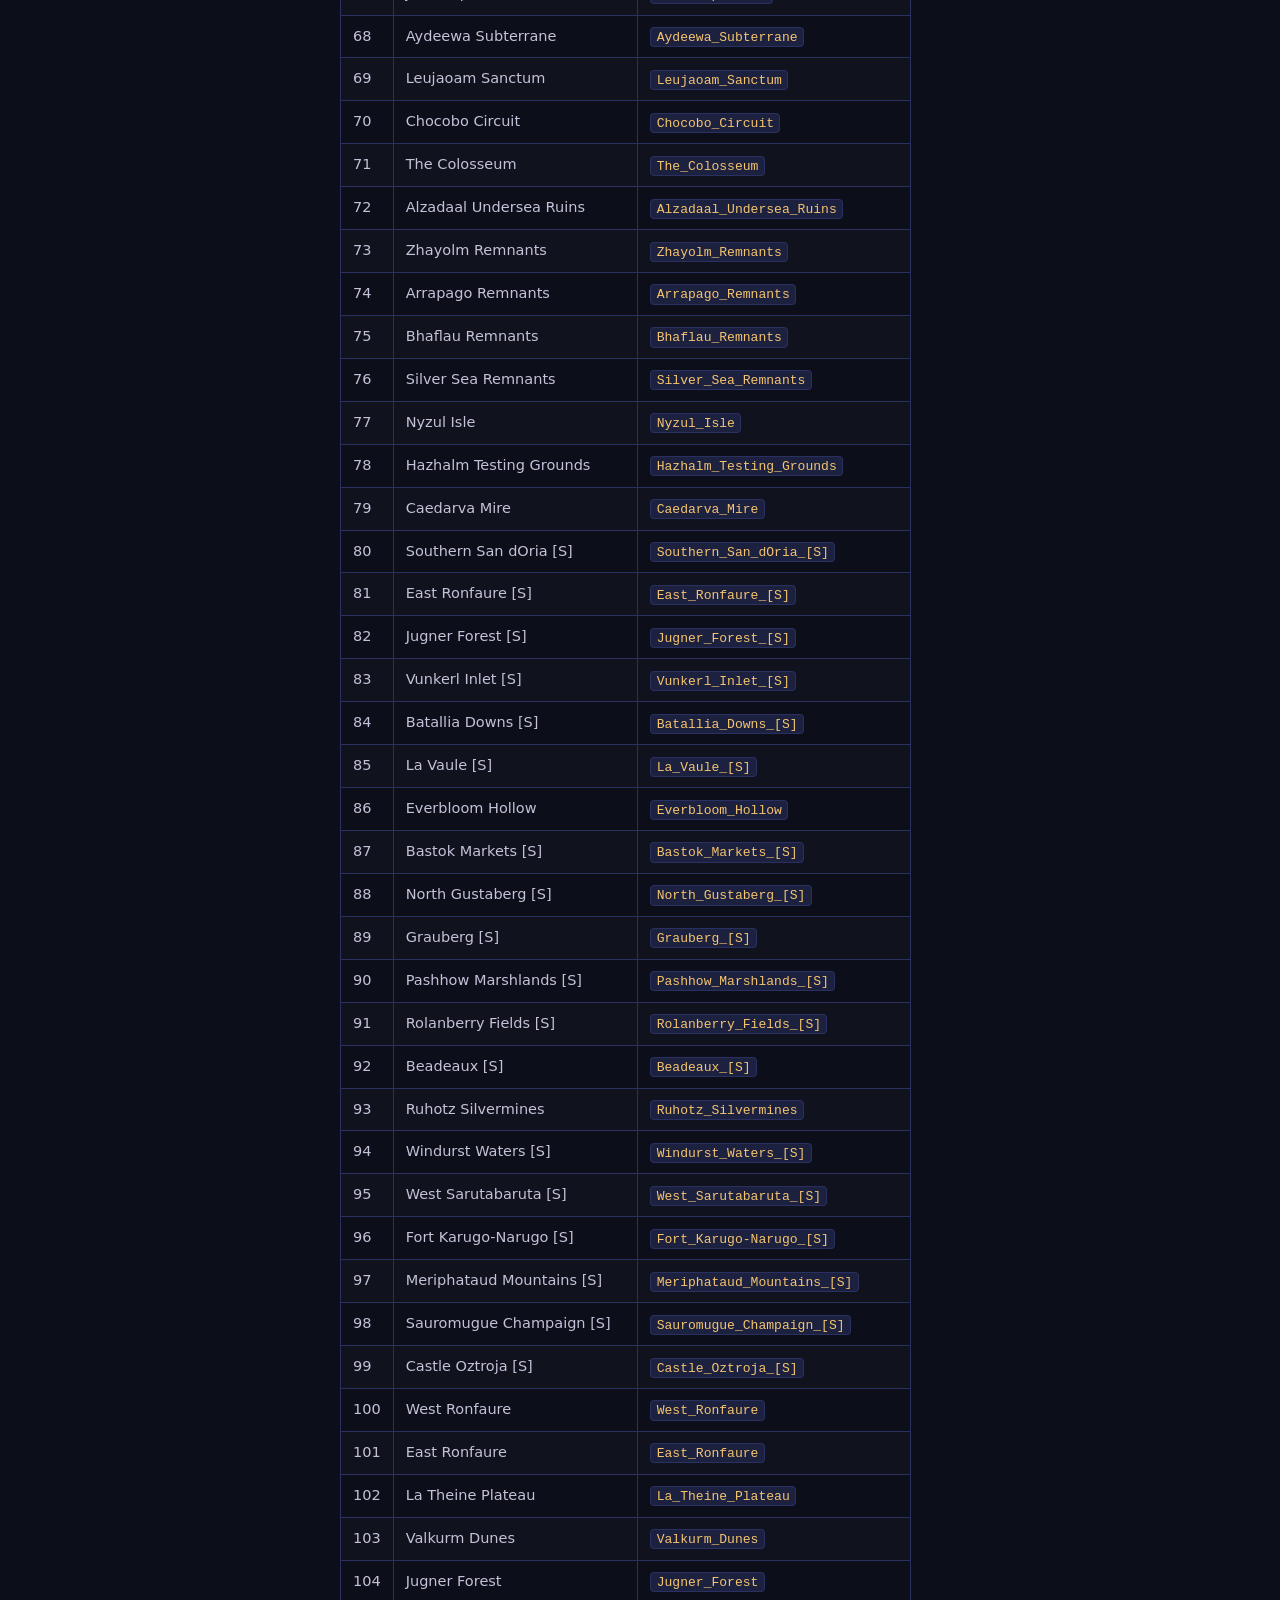
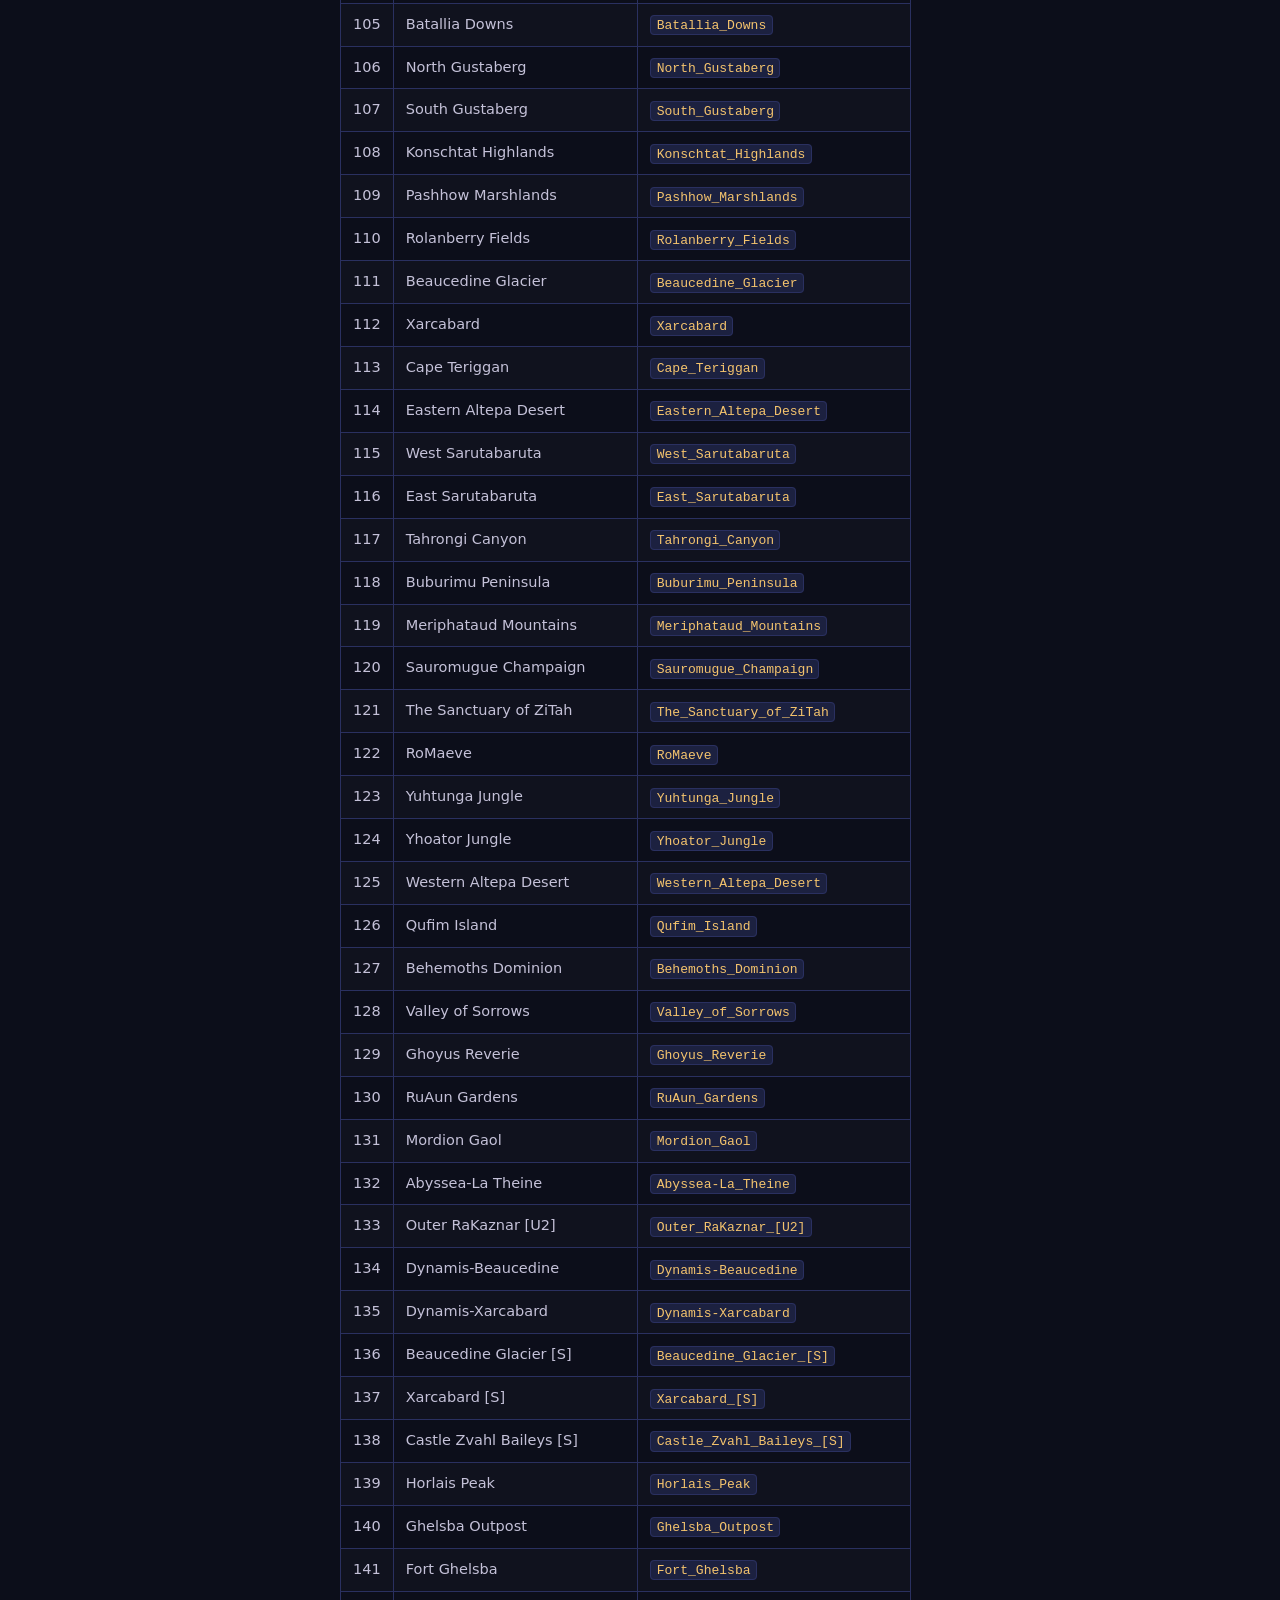
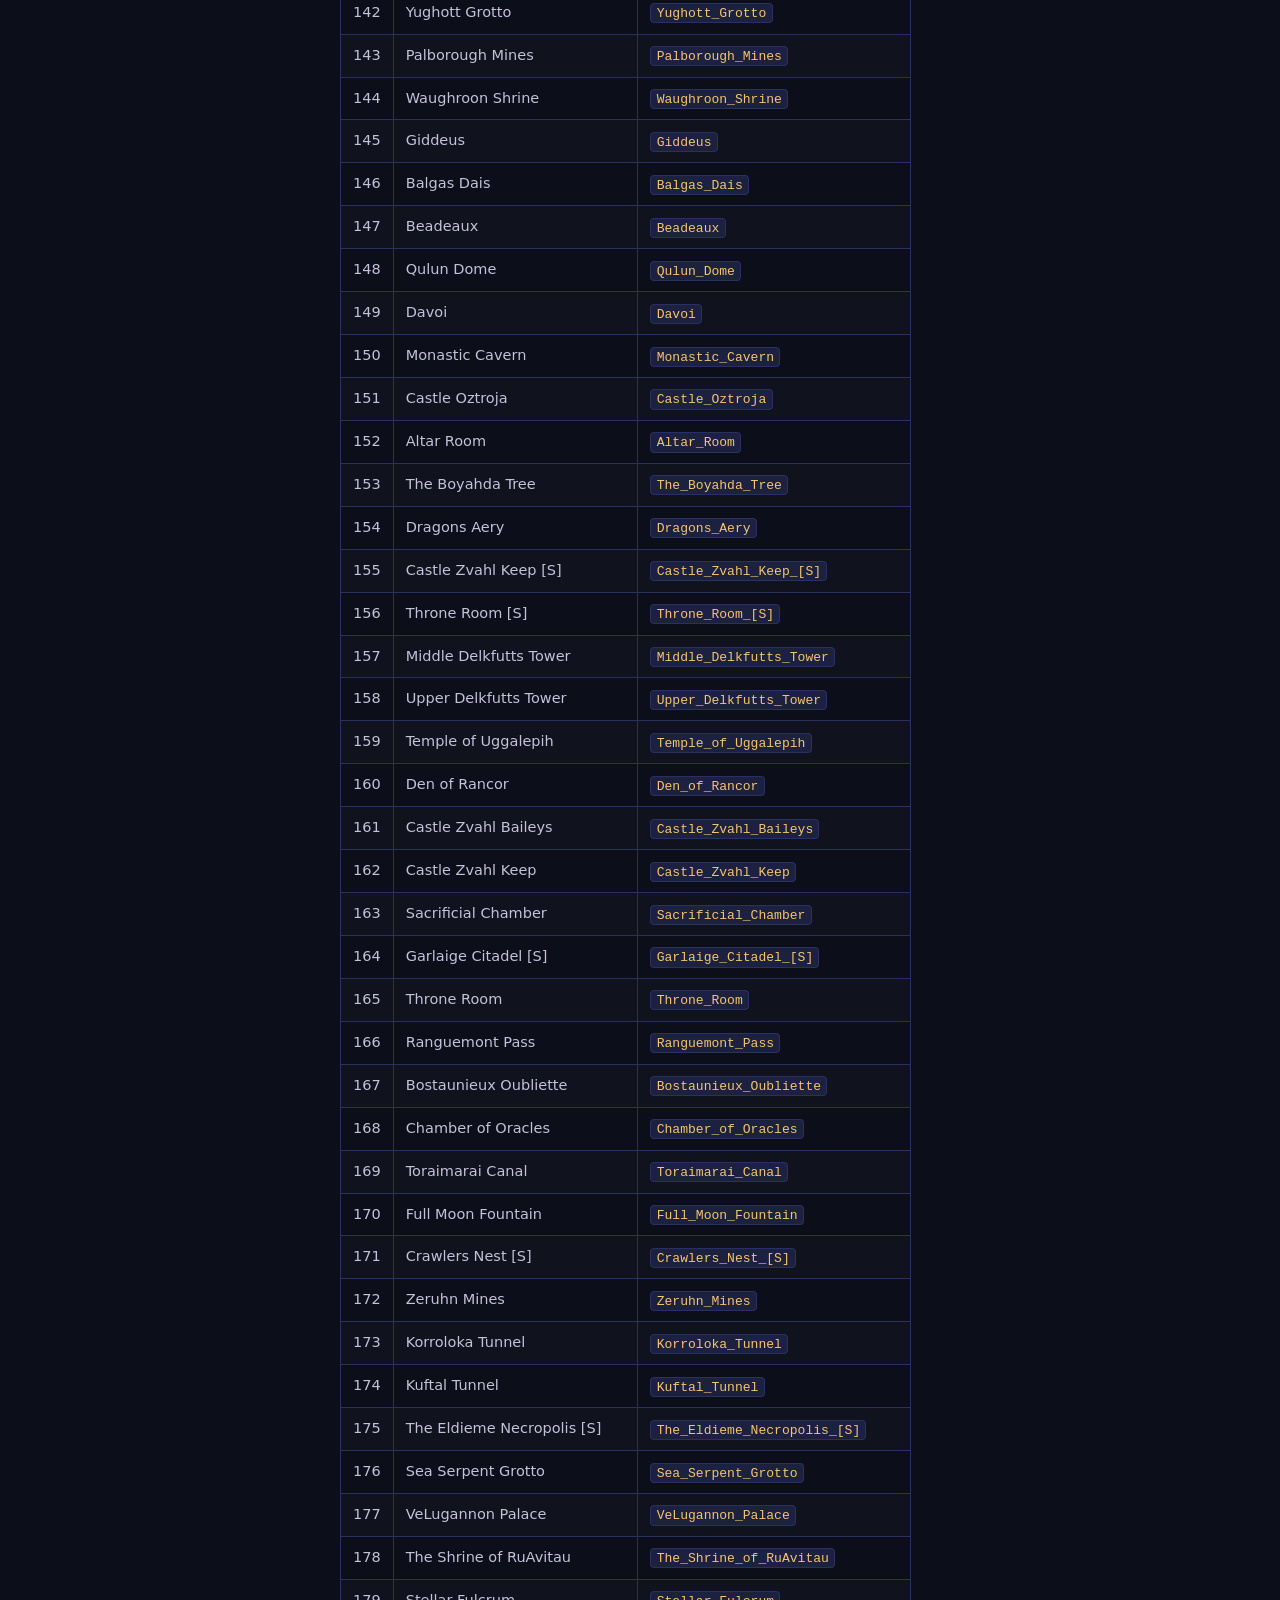
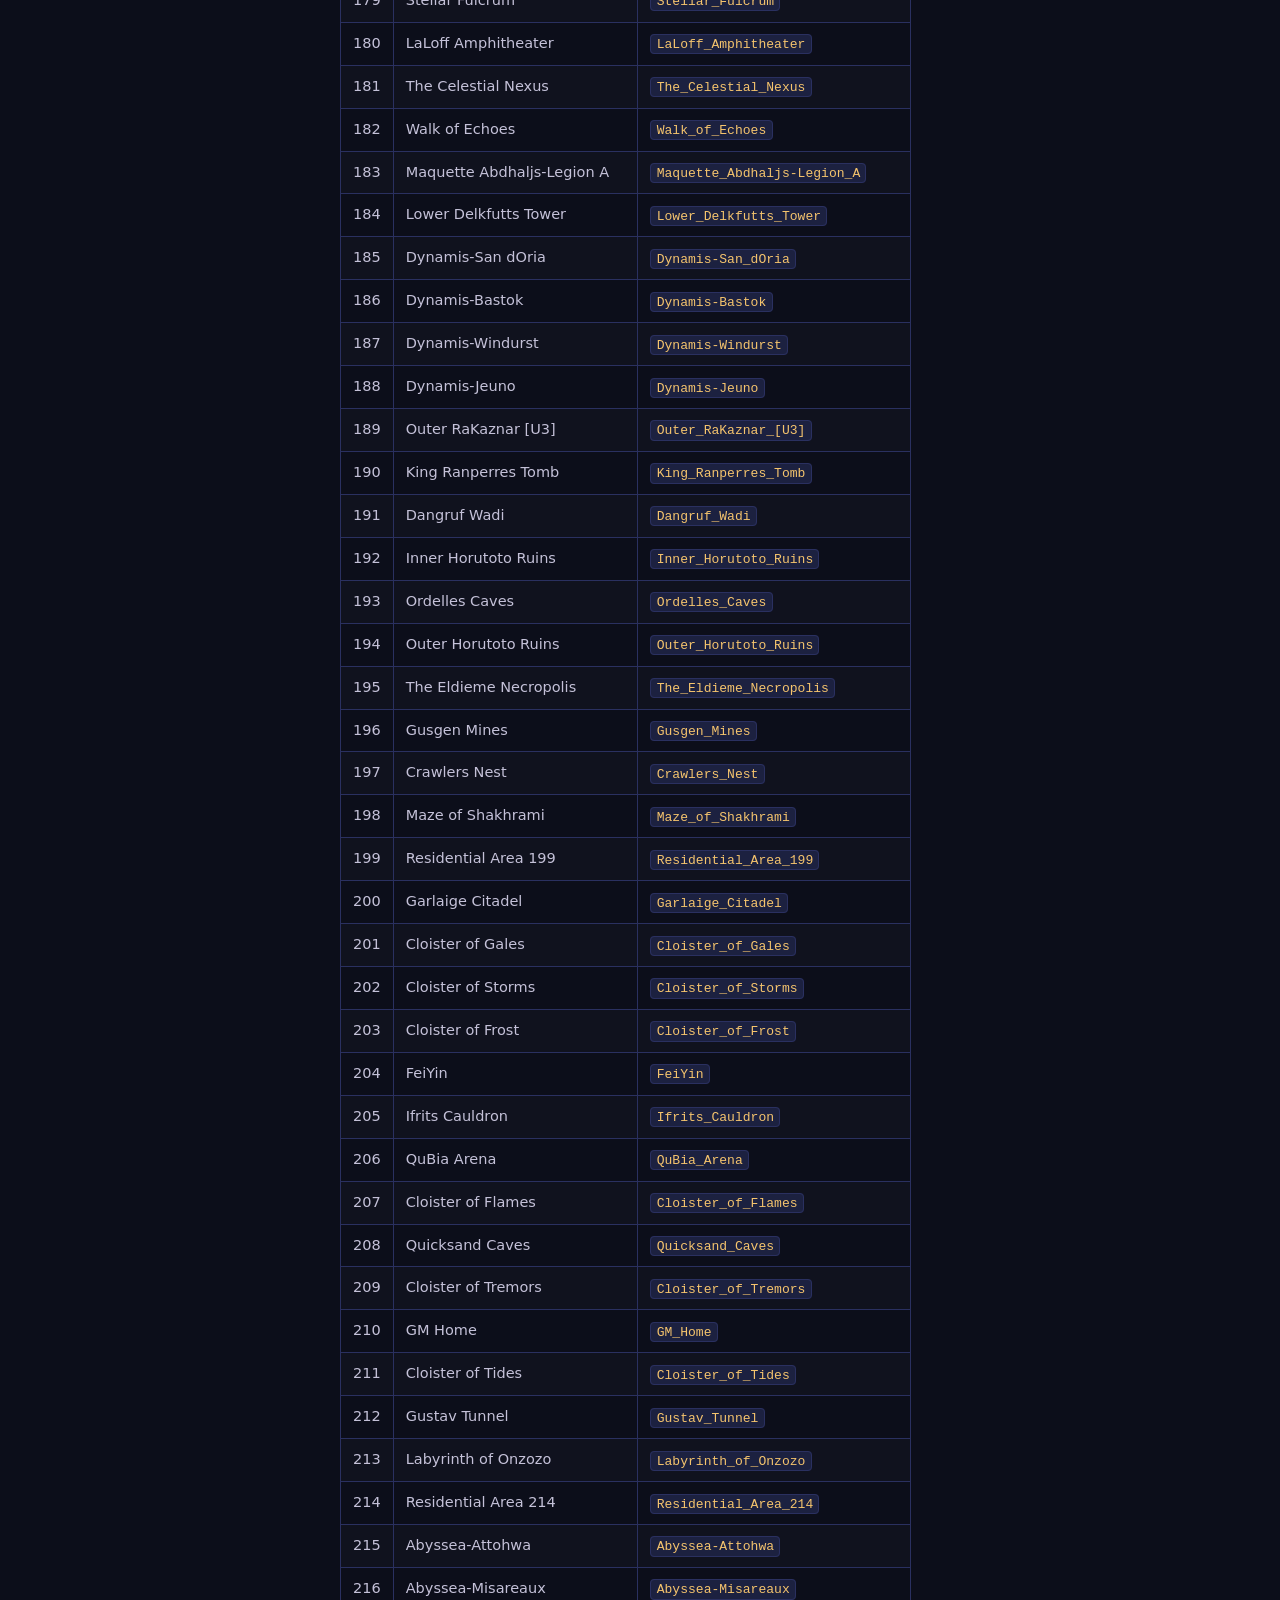
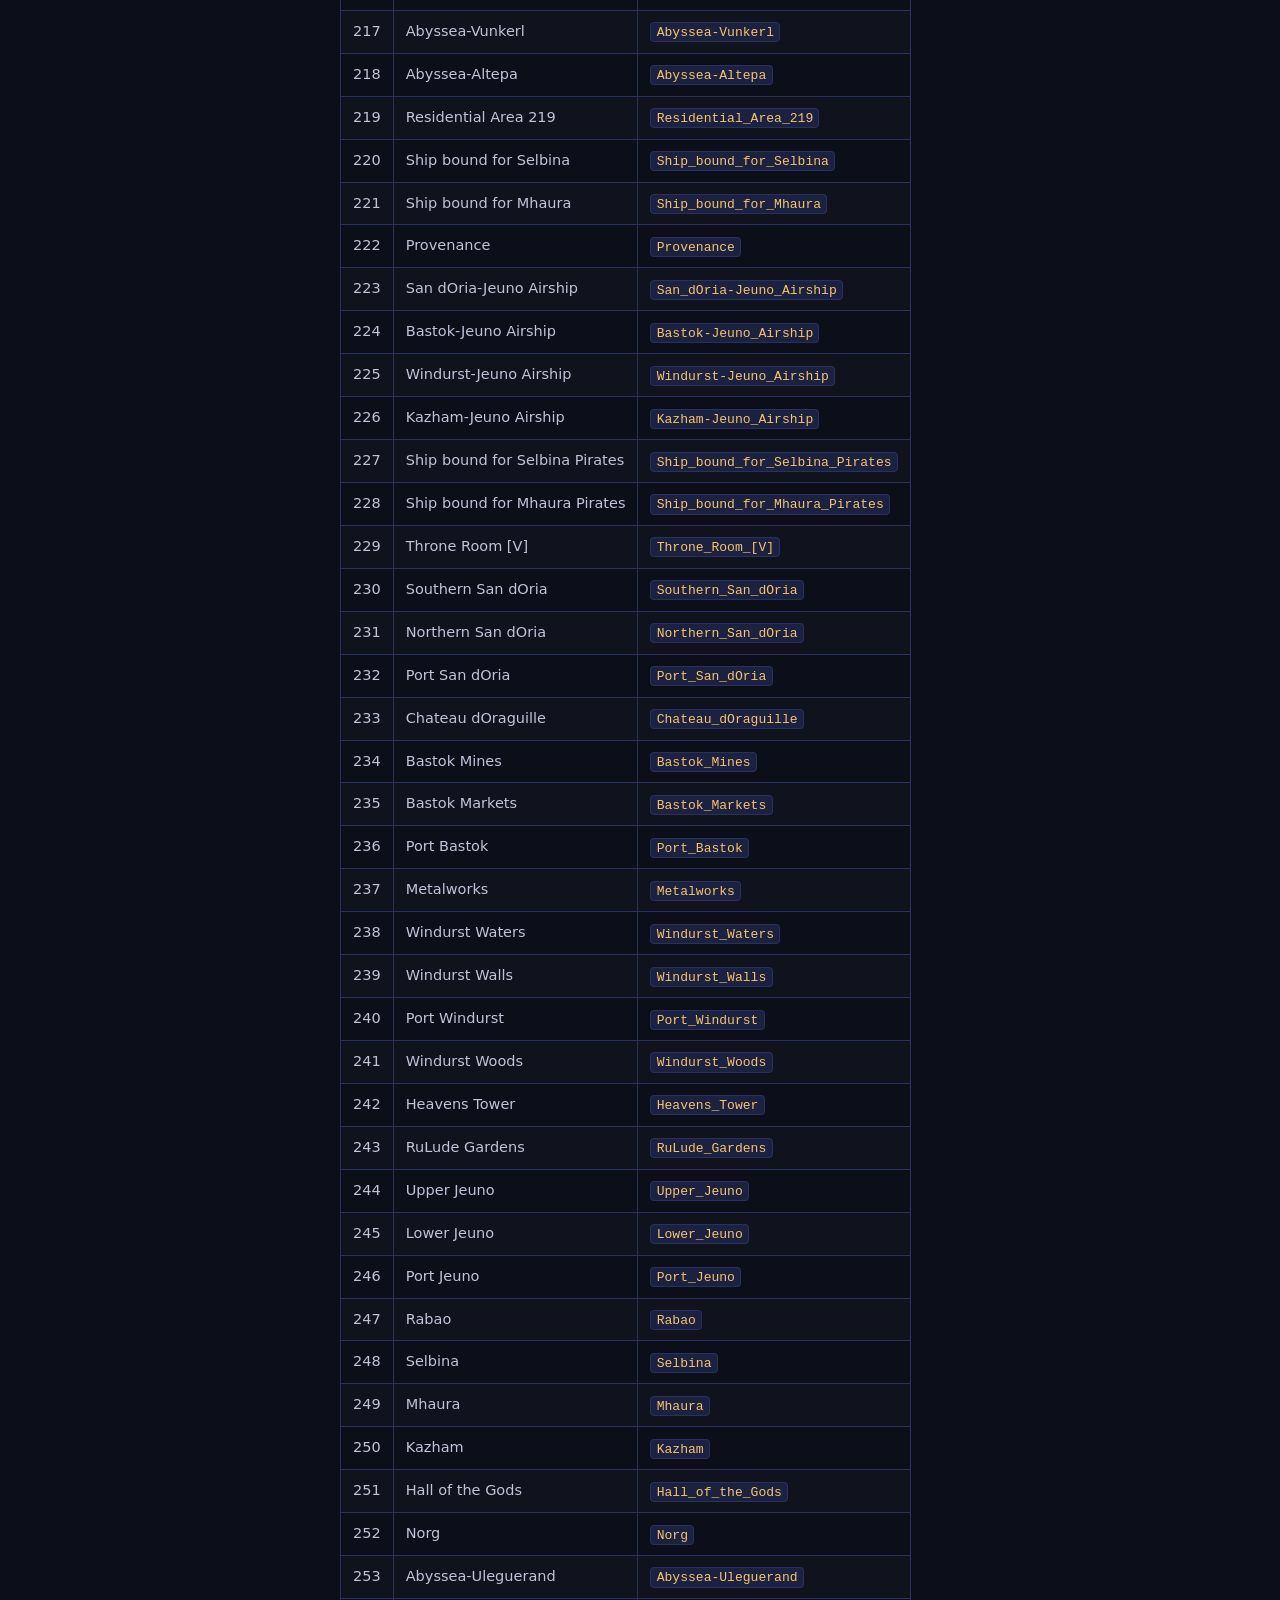
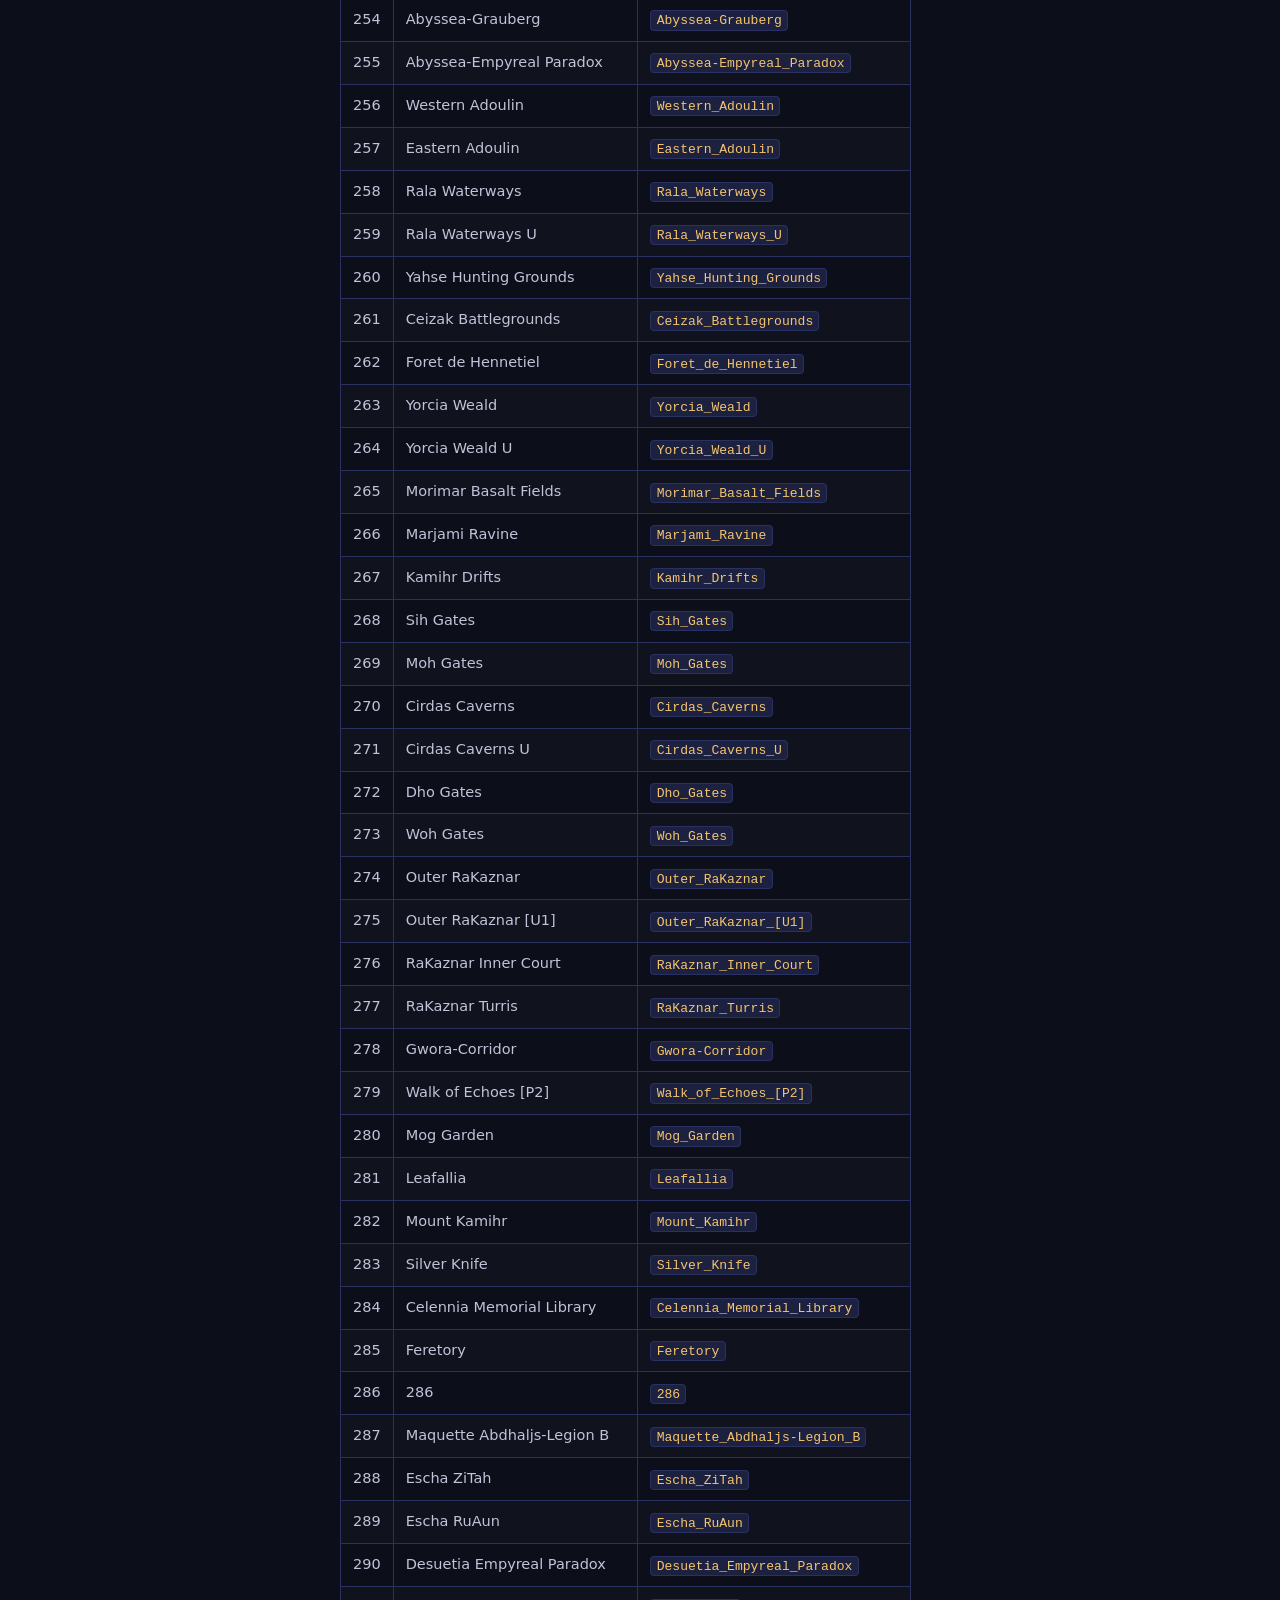
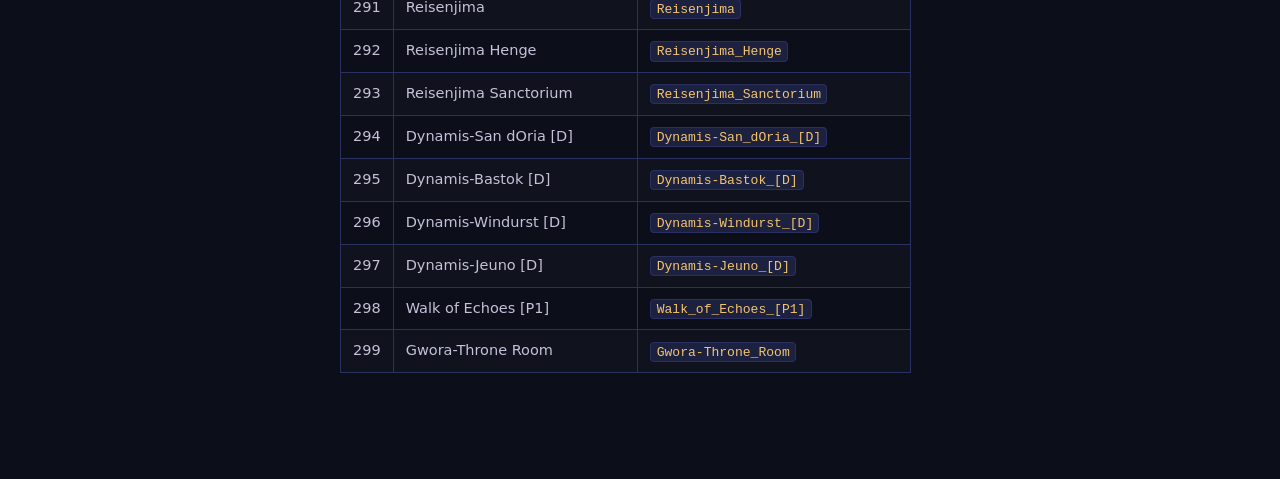
<file: docs-site/zone-ids.html>
<!doctype html>
<html lang="en">
<head>
<meta charset="utf-8">
<meta name="viewport" content="width=device-width, initial-scale=1">
<title>Zone IDs · Goomba XI docs</title>
<link rel="stylesheet" href="docs.css">
</head>
<body>
<input type="checkbox" id="nav-toggle" hidden>
<header class="topbar">
  <label for="nav-toggle" class="burger" aria-label="Menu"><span></span><span></span><span></span></label>
  <a class="brand" href="index.html"><span class="brand-mark" aria-hidden="true">◆</span> Goomba XI <small>docs</small></a>
</header>
<div class="layout">
  <nav class="sidebar" aria-label="Documentation">
    <a class="nav-link nav-home" href="index.html">Home</a>
      <a class="nav-link" href="install.html">Install</a>
      <a class="nav-link" href="features.html">Gameplay features</a>
      <a class="nav-link" href="operations.html">Operations</a>
      <a class="nav-link" href="updating.html">Updating</a>
      <a class="nav-link" href="file-server.html">File server</a>
      <a class="nav-link" href="client-and-launcher.html">Client & launcher</a>
      <a class="nav-link" href="auction-house.html">Auction House</a>
      <a class="nav-link" href="moving-to-vps.html">Moving to a VPS</a>
      <a class="nav-link" href="without-github.html">Without GitHub</a>
      <div class="nav-group">Reference</div>
      <a class="nav-link" href="gm-commands.html">GM commands</a>
      <a class="nav-link active" href="zone-ids.html">Zone IDs</a>
      <a class="nav-link" href="nm-ids.html">NM IDs</a>
    <div class="nav-foot">Offline copy · <a href="https://github.com/ricardo-monreal/goomba-xi-server" target="_blank" rel="noopener noreferrer">source</a></div>
  </nav>
  <label for="nav-toggle" class="scrim" aria-hidden="true"></label>
  <main class="content">
    <article>
      <h1 class="page-title">Zone IDs</h1>
<p>Every zone and its ID, from <code>sql/zone_settings.sql</code>. Use the ID with commands that take one, for example <code>!zone &lt;id&gt;</code> to warp, or <code>sudo goomba zone-ip</code> notes. The <strong>Internal name</strong> is the folder name under <code>scripts/zones/</code>.</p>
<p>299 zones.</p>
<table>
<thead>
<tr>
<th>ID</th>
<th>Zone</th>
<th>Internal name</th>
</tr>
</thead>
<tbody><tr>
<td>1</td>
<td>Phanauet Channel</td>
<td><code>Phanauet_Channel</code></td>
</tr>
<tr>
<td>2</td>
<td>Carpenters Landing</td>
<td><code>Carpenters_Landing</code></td>
</tr>
<tr>
<td>3</td>
<td>Manaclipper</td>
<td><code>Manaclipper</code></td>
</tr>
<tr>
<td>4</td>
<td>Bibiki Bay</td>
<td><code>Bibiki_Bay</code></td>
</tr>
<tr>
<td>5</td>
<td>Uleguerand Range</td>
<td><code>Uleguerand_Range</code></td>
</tr>
<tr>
<td>6</td>
<td>Bearclaw Pinnacle</td>
<td><code>Bearclaw_Pinnacle</code></td>
</tr>
<tr>
<td>7</td>
<td>Attohwa Chasm</td>
<td><code>Attohwa_Chasm</code></td>
</tr>
<tr>
<td>8</td>
<td>Boneyard Gully</td>
<td><code>Boneyard_Gully</code></td>
</tr>
<tr>
<td>9</td>
<td>PsoXja</td>
<td><code>PsoXja</code></td>
</tr>
<tr>
<td>10</td>
<td>The Shrouded Maw</td>
<td><code>The_Shrouded_Maw</code></td>
</tr>
<tr>
<td>11</td>
<td>Oldton Movalpolos</td>
<td><code>Oldton_Movalpolos</code></td>
</tr>
<tr>
<td>12</td>
<td>Newton Movalpolos</td>
<td><code>Newton_Movalpolos</code></td>
</tr>
<tr>
<td>13</td>
<td>Mine Shaft 2716</td>
<td><code>Mine_Shaft_2716</code></td>
</tr>
<tr>
<td>14</td>
<td>Hall of Transference</td>
<td><code>Hall_of_Transference</code></td>
</tr>
<tr>
<td>15</td>
<td>Abyssea-Konschtat</td>
<td><code>Abyssea-Konschtat</code></td>
</tr>
<tr>
<td>16</td>
<td>Promyvion-Holla</td>
<td><code>Promyvion-Holla</code></td>
</tr>
<tr>
<td>17</td>
<td>Spire of Holla</td>
<td><code>Spire_of_Holla</code></td>
</tr>
<tr>
<td>18</td>
<td>Promyvion-Dem</td>
<td><code>Promyvion-Dem</code></td>
</tr>
<tr>
<td>19</td>
<td>Spire of Dem</td>
<td><code>Spire_of_Dem</code></td>
</tr>
<tr>
<td>20</td>
<td>Promyvion-Mea</td>
<td><code>Promyvion-Mea</code></td>
</tr>
<tr>
<td>21</td>
<td>Spire of Mea</td>
<td><code>Spire_of_Mea</code></td>
</tr>
<tr>
<td>22</td>
<td>Promyvion-Vahzl</td>
<td><code>Promyvion-Vahzl</code></td>
</tr>
<tr>
<td>23</td>
<td>Spire of Vahzl</td>
<td><code>Spire_of_Vahzl</code></td>
</tr>
<tr>
<td>24</td>
<td>Lufaise Meadows</td>
<td><code>Lufaise_Meadows</code></td>
</tr>
<tr>
<td>25</td>
<td>Misareaux Coast</td>
<td><code>Misareaux_Coast</code></td>
</tr>
<tr>
<td>26</td>
<td>Tavnazian Safehold</td>
<td><code>Tavnazian_Safehold</code></td>
</tr>
<tr>
<td>27</td>
<td>Phomiuna Aqueducts</td>
<td><code>Phomiuna_Aqueducts</code></td>
</tr>
<tr>
<td>28</td>
<td>Sacrarium</td>
<td><code>Sacrarium</code></td>
</tr>
<tr>
<td>29</td>
<td>Riverne-Site B01</td>
<td><code>Riverne-Site_B01</code></td>
</tr>
<tr>
<td>30</td>
<td>Riverne-Site A01</td>
<td><code>Riverne-Site_A01</code></td>
</tr>
<tr>
<td>31</td>
<td>Monarch Linn</td>
<td><code>Monarch_Linn</code></td>
</tr>
<tr>
<td>32</td>
<td>Sealions Den</td>
<td><code>Sealions_Den</code></td>
</tr>
<tr>
<td>33</td>
<td>AlTaieu</td>
<td><code>AlTaieu</code></td>
</tr>
<tr>
<td>34</td>
<td>Grand Palace of HuXzoi</td>
<td><code>Grand_Palace_of_HuXzoi</code></td>
</tr>
<tr>
<td>35</td>
<td>The Garden of RuHmet</td>
<td><code>The_Garden_of_RuHmet</code></td>
</tr>
<tr>
<td>36</td>
<td>Empyreal Paradox</td>
<td><code>Empyreal_Paradox</code></td>
</tr>
<tr>
<td>37</td>
<td>Temenos</td>
<td><code>Temenos</code></td>
</tr>
<tr>
<td>38</td>
<td>Apollyon</td>
<td><code>Apollyon</code></td>
</tr>
<tr>
<td>39</td>
<td>Dynamis-Valkurm</td>
<td><code>Dynamis-Valkurm</code></td>
</tr>
<tr>
<td>40</td>
<td>Dynamis-Buburimu</td>
<td><code>Dynamis-Buburimu</code></td>
</tr>
<tr>
<td>41</td>
<td>Dynamis-Qufim</td>
<td><code>Dynamis-Qufim</code></td>
</tr>
<tr>
<td>42</td>
<td>Dynamis-Tavnazia</td>
<td><code>Dynamis-Tavnazia</code></td>
</tr>
<tr>
<td>43</td>
<td>Diorama Abdhaljs-Ghelsba</td>
<td><code>Diorama_Abdhaljs-Ghelsba</code></td>
</tr>
<tr>
<td>44</td>
<td>Abdhaljs Isle-Purgonorgo</td>
<td><code>Abdhaljs_Isle-Purgonorgo</code></td>
</tr>
<tr>
<td>45</td>
<td>Abyssea-Tahrongi</td>
<td><code>Abyssea-Tahrongi</code></td>
</tr>
<tr>
<td>46</td>
<td>Open sea route to Al Zahbi</td>
<td><code>Open_sea_route_to_Al_Zahbi</code></td>
</tr>
<tr>
<td>47</td>
<td>Open sea route to Mhaura</td>
<td><code>Open_sea_route_to_Mhaura</code></td>
</tr>
<tr>
<td>48</td>
<td>Al Zahbi</td>
<td><code>Al_Zahbi</code></td>
</tr>
<tr>
<td>49</td>
<td>none</td>
<td><code>none</code></td>
</tr>
<tr>
<td>50</td>
<td>Aht Urhgan Whitegate</td>
<td><code>Aht_Urhgan_Whitegate</code></td>
</tr>
<tr>
<td>51</td>
<td>Wajaom Woodlands</td>
<td><code>Wajaom_Woodlands</code></td>
</tr>
<tr>
<td>52</td>
<td>Bhaflau Thickets</td>
<td><code>Bhaflau_Thickets</code></td>
</tr>
<tr>
<td>53</td>
<td>Nashmau</td>
<td><code>Nashmau</code></td>
</tr>
<tr>
<td>54</td>
<td>Arrapago Reef</td>
<td><code>Arrapago_Reef</code></td>
</tr>
<tr>
<td>55</td>
<td>Ilrusi Atoll</td>
<td><code>Ilrusi_Atoll</code></td>
</tr>
<tr>
<td>56</td>
<td>Periqia</td>
<td><code>Periqia</code></td>
</tr>
<tr>
<td>57</td>
<td>Talacca Cove</td>
<td><code>Talacca_Cove</code></td>
</tr>
<tr>
<td>58</td>
<td>Silver Sea route to Nashmau</td>
<td><code>Silver_Sea_route_to_Nashmau</code></td>
</tr>
<tr>
<td>59</td>
<td>Silver Sea route to Al Zahbi</td>
<td><code>Silver_Sea_route_to_Al_Zahbi</code></td>
</tr>
<tr>
<td>60</td>
<td>The Ashu Talif</td>
<td><code>The_Ashu_Talif</code></td>
</tr>
<tr>
<td>61</td>
<td>Mount Zhayolm</td>
<td><code>Mount_Zhayolm</code></td>
</tr>
<tr>
<td>62</td>
<td>Halvung</td>
<td><code>Halvung</code></td>
</tr>
<tr>
<td>63</td>
<td>Lebros Cavern</td>
<td><code>Lebros_Cavern</code></td>
</tr>
<tr>
<td>64</td>
<td>Navukgo Execution Chamber</td>
<td><code>Navukgo_Execution_Chamber</code></td>
</tr>
<tr>
<td>65</td>
<td>Mamook</td>
<td><code>Mamook</code></td>
</tr>
<tr>
<td>66</td>
<td>Mamool Ja Training Grounds</td>
<td><code>Mamool_Ja_Training_Grounds</code></td>
</tr>
<tr>
<td>67</td>
<td>Jade Sepulcher</td>
<td><code>Jade_Sepulcher</code></td>
</tr>
<tr>
<td>68</td>
<td>Aydeewa Subterrane</td>
<td><code>Aydeewa_Subterrane</code></td>
</tr>
<tr>
<td>69</td>
<td>Leujaoam Sanctum</td>
<td><code>Leujaoam_Sanctum</code></td>
</tr>
<tr>
<td>70</td>
<td>Chocobo Circuit</td>
<td><code>Chocobo_Circuit</code></td>
</tr>
<tr>
<td>71</td>
<td>The Colosseum</td>
<td><code>The_Colosseum</code></td>
</tr>
<tr>
<td>72</td>
<td>Alzadaal Undersea Ruins</td>
<td><code>Alzadaal_Undersea_Ruins</code></td>
</tr>
<tr>
<td>73</td>
<td>Zhayolm Remnants</td>
<td><code>Zhayolm_Remnants</code></td>
</tr>
<tr>
<td>74</td>
<td>Arrapago Remnants</td>
<td><code>Arrapago_Remnants</code></td>
</tr>
<tr>
<td>75</td>
<td>Bhaflau Remnants</td>
<td><code>Bhaflau_Remnants</code></td>
</tr>
<tr>
<td>76</td>
<td>Silver Sea Remnants</td>
<td><code>Silver_Sea_Remnants</code></td>
</tr>
<tr>
<td>77</td>
<td>Nyzul Isle</td>
<td><code>Nyzul_Isle</code></td>
</tr>
<tr>
<td>78</td>
<td>Hazhalm Testing Grounds</td>
<td><code>Hazhalm_Testing_Grounds</code></td>
</tr>
<tr>
<td>79</td>
<td>Caedarva Mire</td>
<td><code>Caedarva_Mire</code></td>
</tr>
<tr>
<td>80</td>
<td>Southern San dOria [S]</td>
<td><code>Southern_San_dOria_[S]</code></td>
</tr>
<tr>
<td>81</td>
<td>East Ronfaure [S]</td>
<td><code>East_Ronfaure_[S]</code></td>
</tr>
<tr>
<td>82</td>
<td>Jugner Forest [S]</td>
<td><code>Jugner_Forest_[S]</code></td>
</tr>
<tr>
<td>83</td>
<td>Vunkerl Inlet [S]</td>
<td><code>Vunkerl_Inlet_[S]</code></td>
</tr>
<tr>
<td>84</td>
<td>Batallia Downs [S]</td>
<td><code>Batallia_Downs_[S]</code></td>
</tr>
<tr>
<td>85</td>
<td>La Vaule [S]</td>
<td><code>La_Vaule_[S]</code></td>
</tr>
<tr>
<td>86</td>
<td>Everbloom Hollow</td>
<td><code>Everbloom_Hollow</code></td>
</tr>
<tr>
<td>87</td>
<td>Bastok Markets [S]</td>
<td><code>Bastok_Markets_[S]</code></td>
</tr>
<tr>
<td>88</td>
<td>North Gustaberg [S]</td>
<td><code>North_Gustaberg_[S]</code></td>
</tr>
<tr>
<td>89</td>
<td>Grauberg [S]</td>
<td><code>Grauberg_[S]</code></td>
</tr>
<tr>
<td>90</td>
<td>Pashhow Marshlands [S]</td>
<td><code>Pashhow_Marshlands_[S]</code></td>
</tr>
<tr>
<td>91</td>
<td>Rolanberry Fields [S]</td>
<td><code>Rolanberry_Fields_[S]</code></td>
</tr>
<tr>
<td>92</td>
<td>Beadeaux [S]</td>
<td><code>Beadeaux_[S]</code></td>
</tr>
<tr>
<td>93</td>
<td>Ruhotz Silvermines</td>
<td><code>Ruhotz_Silvermines</code></td>
</tr>
<tr>
<td>94</td>
<td>Windurst Waters [S]</td>
<td><code>Windurst_Waters_[S]</code></td>
</tr>
<tr>
<td>95</td>
<td>West Sarutabaruta [S]</td>
<td><code>West_Sarutabaruta_[S]</code></td>
</tr>
<tr>
<td>96</td>
<td>Fort Karugo-Narugo [S]</td>
<td><code>Fort_Karugo-Narugo_[S]</code></td>
</tr>
<tr>
<td>97</td>
<td>Meriphataud Mountains [S]</td>
<td><code>Meriphataud_Mountains_[S]</code></td>
</tr>
<tr>
<td>98</td>
<td>Sauromugue Champaign [S]</td>
<td><code>Sauromugue_Champaign_[S]</code></td>
</tr>
<tr>
<td>99</td>
<td>Castle Oztroja [S]</td>
<td><code>Castle_Oztroja_[S]</code></td>
</tr>
<tr>
<td>100</td>
<td>West Ronfaure</td>
<td><code>West_Ronfaure</code></td>
</tr>
<tr>
<td>101</td>
<td>East Ronfaure</td>
<td><code>East_Ronfaure</code></td>
</tr>
<tr>
<td>102</td>
<td>La Theine Plateau</td>
<td><code>La_Theine_Plateau</code></td>
</tr>
<tr>
<td>103</td>
<td>Valkurm Dunes</td>
<td><code>Valkurm_Dunes</code></td>
</tr>
<tr>
<td>104</td>
<td>Jugner Forest</td>
<td><code>Jugner_Forest</code></td>
</tr>
<tr>
<td>105</td>
<td>Batallia Downs</td>
<td><code>Batallia_Downs</code></td>
</tr>
<tr>
<td>106</td>
<td>North Gustaberg</td>
<td><code>North_Gustaberg</code></td>
</tr>
<tr>
<td>107</td>
<td>South Gustaberg</td>
<td><code>South_Gustaberg</code></td>
</tr>
<tr>
<td>108</td>
<td>Konschtat Highlands</td>
<td><code>Konschtat_Highlands</code></td>
</tr>
<tr>
<td>109</td>
<td>Pashhow Marshlands</td>
<td><code>Pashhow_Marshlands</code></td>
</tr>
<tr>
<td>110</td>
<td>Rolanberry Fields</td>
<td><code>Rolanberry_Fields</code></td>
</tr>
<tr>
<td>111</td>
<td>Beaucedine Glacier</td>
<td><code>Beaucedine_Glacier</code></td>
</tr>
<tr>
<td>112</td>
<td>Xarcabard</td>
<td><code>Xarcabard</code></td>
</tr>
<tr>
<td>113</td>
<td>Cape Teriggan</td>
<td><code>Cape_Teriggan</code></td>
</tr>
<tr>
<td>114</td>
<td>Eastern Altepa Desert</td>
<td><code>Eastern_Altepa_Desert</code></td>
</tr>
<tr>
<td>115</td>
<td>West Sarutabaruta</td>
<td><code>West_Sarutabaruta</code></td>
</tr>
<tr>
<td>116</td>
<td>East Sarutabaruta</td>
<td><code>East_Sarutabaruta</code></td>
</tr>
<tr>
<td>117</td>
<td>Tahrongi Canyon</td>
<td><code>Tahrongi_Canyon</code></td>
</tr>
<tr>
<td>118</td>
<td>Buburimu Peninsula</td>
<td><code>Buburimu_Peninsula</code></td>
</tr>
<tr>
<td>119</td>
<td>Meriphataud Mountains</td>
<td><code>Meriphataud_Mountains</code></td>
</tr>
<tr>
<td>120</td>
<td>Sauromugue Champaign</td>
<td><code>Sauromugue_Champaign</code></td>
</tr>
<tr>
<td>121</td>
<td>The Sanctuary of ZiTah</td>
<td><code>The_Sanctuary_of_ZiTah</code></td>
</tr>
<tr>
<td>122</td>
<td>RoMaeve</td>
<td><code>RoMaeve</code></td>
</tr>
<tr>
<td>123</td>
<td>Yuhtunga Jungle</td>
<td><code>Yuhtunga_Jungle</code></td>
</tr>
<tr>
<td>124</td>
<td>Yhoator Jungle</td>
<td><code>Yhoator_Jungle</code></td>
</tr>
<tr>
<td>125</td>
<td>Western Altepa Desert</td>
<td><code>Western_Altepa_Desert</code></td>
</tr>
<tr>
<td>126</td>
<td>Qufim Island</td>
<td><code>Qufim_Island</code></td>
</tr>
<tr>
<td>127</td>
<td>Behemoths Dominion</td>
<td><code>Behemoths_Dominion</code></td>
</tr>
<tr>
<td>128</td>
<td>Valley of Sorrows</td>
<td><code>Valley_of_Sorrows</code></td>
</tr>
<tr>
<td>129</td>
<td>Ghoyus Reverie</td>
<td><code>Ghoyus_Reverie</code></td>
</tr>
<tr>
<td>130</td>
<td>RuAun Gardens</td>
<td><code>RuAun_Gardens</code></td>
</tr>
<tr>
<td>131</td>
<td>Mordion Gaol</td>
<td><code>Mordion_Gaol</code></td>
</tr>
<tr>
<td>132</td>
<td>Abyssea-La Theine</td>
<td><code>Abyssea-La_Theine</code></td>
</tr>
<tr>
<td>133</td>
<td>Outer RaKaznar [U2]</td>
<td><code>Outer_RaKaznar_[U2]</code></td>
</tr>
<tr>
<td>134</td>
<td>Dynamis-Beaucedine</td>
<td><code>Dynamis-Beaucedine</code></td>
</tr>
<tr>
<td>135</td>
<td>Dynamis-Xarcabard</td>
<td><code>Dynamis-Xarcabard</code></td>
</tr>
<tr>
<td>136</td>
<td>Beaucedine Glacier [S]</td>
<td><code>Beaucedine_Glacier_[S]</code></td>
</tr>
<tr>
<td>137</td>
<td>Xarcabard [S]</td>
<td><code>Xarcabard_[S]</code></td>
</tr>
<tr>
<td>138</td>
<td>Castle Zvahl Baileys [S]</td>
<td><code>Castle_Zvahl_Baileys_[S]</code></td>
</tr>
<tr>
<td>139</td>
<td>Horlais Peak</td>
<td><code>Horlais_Peak</code></td>
</tr>
<tr>
<td>140</td>
<td>Ghelsba Outpost</td>
<td><code>Ghelsba_Outpost</code></td>
</tr>
<tr>
<td>141</td>
<td>Fort Ghelsba</td>
<td><code>Fort_Ghelsba</code></td>
</tr>
<tr>
<td>142</td>
<td>Yughott Grotto</td>
<td><code>Yughott_Grotto</code></td>
</tr>
<tr>
<td>143</td>
<td>Palborough Mines</td>
<td><code>Palborough_Mines</code></td>
</tr>
<tr>
<td>144</td>
<td>Waughroon Shrine</td>
<td><code>Waughroon_Shrine</code></td>
</tr>
<tr>
<td>145</td>
<td>Giddeus</td>
<td><code>Giddeus</code></td>
</tr>
<tr>
<td>146</td>
<td>Balgas Dais</td>
<td><code>Balgas_Dais</code></td>
</tr>
<tr>
<td>147</td>
<td>Beadeaux</td>
<td><code>Beadeaux</code></td>
</tr>
<tr>
<td>148</td>
<td>Qulun Dome</td>
<td><code>Qulun_Dome</code></td>
</tr>
<tr>
<td>149</td>
<td>Davoi</td>
<td><code>Davoi</code></td>
</tr>
<tr>
<td>150</td>
<td>Monastic Cavern</td>
<td><code>Monastic_Cavern</code></td>
</tr>
<tr>
<td>151</td>
<td>Castle Oztroja</td>
<td><code>Castle_Oztroja</code></td>
</tr>
<tr>
<td>152</td>
<td>Altar Room</td>
<td><code>Altar_Room</code></td>
</tr>
<tr>
<td>153</td>
<td>The Boyahda Tree</td>
<td><code>The_Boyahda_Tree</code></td>
</tr>
<tr>
<td>154</td>
<td>Dragons Aery</td>
<td><code>Dragons_Aery</code></td>
</tr>
<tr>
<td>155</td>
<td>Castle Zvahl Keep [S]</td>
<td><code>Castle_Zvahl_Keep_[S]</code></td>
</tr>
<tr>
<td>156</td>
<td>Throne Room [S]</td>
<td><code>Throne_Room_[S]</code></td>
</tr>
<tr>
<td>157</td>
<td>Middle Delkfutts Tower</td>
<td><code>Middle_Delkfutts_Tower</code></td>
</tr>
<tr>
<td>158</td>
<td>Upper Delkfutts Tower</td>
<td><code>Upper_Delkfutts_Tower</code></td>
</tr>
<tr>
<td>159</td>
<td>Temple of Uggalepih</td>
<td><code>Temple_of_Uggalepih</code></td>
</tr>
<tr>
<td>160</td>
<td>Den of Rancor</td>
<td><code>Den_of_Rancor</code></td>
</tr>
<tr>
<td>161</td>
<td>Castle Zvahl Baileys</td>
<td><code>Castle_Zvahl_Baileys</code></td>
</tr>
<tr>
<td>162</td>
<td>Castle Zvahl Keep</td>
<td><code>Castle_Zvahl_Keep</code></td>
</tr>
<tr>
<td>163</td>
<td>Sacrificial Chamber</td>
<td><code>Sacrificial_Chamber</code></td>
</tr>
<tr>
<td>164</td>
<td>Garlaige Citadel [S]</td>
<td><code>Garlaige_Citadel_[S]</code></td>
</tr>
<tr>
<td>165</td>
<td>Throne Room</td>
<td><code>Throne_Room</code></td>
</tr>
<tr>
<td>166</td>
<td>Ranguemont Pass</td>
<td><code>Ranguemont_Pass</code></td>
</tr>
<tr>
<td>167</td>
<td>Bostaunieux Oubliette</td>
<td><code>Bostaunieux_Oubliette</code></td>
</tr>
<tr>
<td>168</td>
<td>Chamber of Oracles</td>
<td><code>Chamber_of_Oracles</code></td>
</tr>
<tr>
<td>169</td>
<td>Toraimarai Canal</td>
<td><code>Toraimarai_Canal</code></td>
</tr>
<tr>
<td>170</td>
<td>Full Moon Fountain</td>
<td><code>Full_Moon_Fountain</code></td>
</tr>
<tr>
<td>171</td>
<td>Crawlers Nest [S]</td>
<td><code>Crawlers_Nest_[S]</code></td>
</tr>
<tr>
<td>172</td>
<td>Zeruhn Mines</td>
<td><code>Zeruhn_Mines</code></td>
</tr>
<tr>
<td>173</td>
<td>Korroloka Tunnel</td>
<td><code>Korroloka_Tunnel</code></td>
</tr>
<tr>
<td>174</td>
<td>Kuftal Tunnel</td>
<td><code>Kuftal_Tunnel</code></td>
</tr>
<tr>
<td>175</td>
<td>The Eldieme Necropolis [S]</td>
<td><code>The_Eldieme_Necropolis_[S]</code></td>
</tr>
<tr>
<td>176</td>
<td>Sea Serpent Grotto</td>
<td><code>Sea_Serpent_Grotto</code></td>
</tr>
<tr>
<td>177</td>
<td>VeLugannon Palace</td>
<td><code>VeLugannon_Palace</code></td>
</tr>
<tr>
<td>178</td>
<td>The Shrine of RuAvitau</td>
<td><code>The_Shrine_of_RuAvitau</code></td>
</tr>
<tr>
<td>179</td>
<td>Stellar Fulcrum</td>
<td><code>Stellar_Fulcrum</code></td>
</tr>
<tr>
<td>180</td>
<td>LaLoff Amphitheater</td>
<td><code>LaLoff_Amphitheater</code></td>
</tr>
<tr>
<td>181</td>
<td>The Celestial Nexus</td>
<td><code>The_Celestial_Nexus</code></td>
</tr>
<tr>
<td>182</td>
<td>Walk of Echoes</td>
<td><code>Walk_of_Echoes</code></td>
</tr>
<tr>
<td>183</td>
<td>Maquette Abdhaljs-Legion A</td>
<td><code>Maquette_Abdhaljs-Legion_A</code></td>
</tr>
<tr>
<td>184</td>
<td>Lower Delkfutts Tower</td>
<td><code>Lower_Delkfutts_Tower</code></td>
</tr>
<tr>
<td>185</td>
<td>Dynamis-San dOria</td>
<td><code>Dynamis-San_dOria</code></td>
</tr>
<tr>
<td>186</td>
<td>Dynamis-Bastok</td>
<td><code>Dynamis-Bastok</code></td>
</tr>
<tr>
<td>187</td>
<td>Dynamis-Windurst</td>
<td><code>Dynamis-Windurst</code></td>
</tr>
<tr>
<td>188</td>
<td>Dynamis-Jeuno</td>
<td><code>Dynamis-Jeuno</code></td>
</tr>
<tr>
<td>189</td>
<td>Outer RaKaznar [U3]</td>
<td><code>Outer_RaKaznar_[U3]</code></td>
</tr>
<tr>
<td>190</td>
<td>King Ranperres Tomb</td>
<td><code>King_Ranperres_Tomb</code></td>
</tr>
<tr>
<td>191</td>
<td>Dangruf Wadi</td>
<td><code>Dangruf_Wadi</code></td>
</tr>
<tr>
<td>192</td>
<td>Inner Horutoto Ruins</td>
<td><code>Inner_Horutoto_Ruins</code></td>
</tr>
<tr>
<td>193</td>
<td>Ordelles Caves</td>
<td><code>Ordelles_Caves</code></td>
</tr>
<tr>
<td>194</td>
<td>Outer Horutoto Ruins</td>
<td><code>Outer_Horutoto_Ruins</code></td>
</tr>
<tr>
<td>195</td>
<td>The Eldieme Necropolis</td>
<td><code>The_Eldieme_Necropolis</code></td>
</tr>
<tr>
<td>196</td>
<td>Gusgen Mines</td>
<td><code>Gusgen_Mines</code></td>
</tr>
<tr>
<td>197</td>
<td>Crawlers Nest</td>
<td><code>Crawlers_Nest</code></td>
</tr>
<tr>
<td>198</td>
<td>Maze of Shakhrami</td>
<td><code>Maze_of_Shakhrami</code></td>
</tr>
<tr>
<td>199</td>
<td>Residential Area 199</td>
<td><code>Residential_Area_199</code></td>
</tr>
<tr>
<td>200</td>
<td>Garlaige Citadel</td>
<td><code>Garlaige_Citadel</code></td>
</tr>
<tr>
<td>201</td>
<td>Cloister of Gales</td>
<td><code>Cloister_of_Gales</code></td>
</tr>
<tr>
<td>202</td>
<td>Cloister of Storms</td>
<td><code>Cloister_of_Storms</code></td>
</tr>
<tr>
<td>203</td>
<td>Cloister of Frost</td>
<td><code>Cloister_of_Frost</code></td>
</tr>
<tr>
<td>204</td>
<td>FeiYin</td>
<td><code>FeiYin</code></td>
</tr>
<tr>
<td>205</td>
<td>Ifrits Cauldron</td>
<td><code>Ifrits_Cauldron</code></td>
</tr>
<tr>
<td>206</td>
<td>QuBia Arena</td>
<td><code>QuBia_Arena</code></td>
</tr>
<tr>
<td>207</td>
<td>Cloister of Flames</td>
<td><code>Cloister_of_Flames</code></td>
</tr>
<tr>
<td>208</td>
<td>Quicksand Caves</td>
<td><code>Quicksand_Caves</code></td>
</tr>
<tr>
<td>209</td>
<td>Cloister of Tremors</td>
<td><code>Cloister_of_Tremors</code></td>
</tr>
<tr>
<td>210</td>
<td>GM Home</td>
<td><code>GM_Home</code></td>
</tr>
<tr>
<td>211</td>
<td>Cloister of Tides</td>
<td><code>Cloister_of_Tides</code></td>
</tr>
<tr>
<td>212</td>
<td>Gustav Tunnel</td>
<td><code>Gustav_Tunnel</code></td>
</tr>
<tr>
<td>213</td>
<td>Labyrinth of Onzozo</td>
<td><code>Labyrinth_of_Onzozo</code></td>
</tr>
<tr>
<td>214</td>
<td>Residential Area 214</td>
<td><code>Residential_Area_214</code></td>
</tr>
<tr>
<td>215</td>
<td>Abyssea-Attohwa</td>
<td><code>Abyssea-Attohwa</code></td>
</tr>
<tr>
<td>216</td>
<td>Abyssea-Misareaux</td>
<td><code>Abyssea-Misareaux</code></td>
</tr>
<tr>
<td>217</td>
<td>Abyssea-Vunkerl</td>
<td><code>Abyssea-Vunkerl</code></td>
</tr>
<tr>
<td>218</td>
<td>Abyssea-Altepa</td>
<td><code>Abyssea-Altepa</code></td>
</tr>
<tr>
<td>219</td>
<td>Residential Area 219</td>
<td><code>Residential_Area_219</code></td>
</tr>
<tr>
<td>220</td>
<td>Ship bound for Selbina</td>
<td><code>Ship_bound_for_Selbina</code></td>
</tr>
<tr>
<td>221</td>
<td>Ship bound for Mhaura</td>
<td><code>Ship_bound_for_Mhaura</code></td>
</tr>
<tr>
<td>222</td>
<td>Provenance</td>
<td><code>Provenance</code></td>
</tr>
<tr>
<td>223</td>
<td>San dOria-Jeuno Airship</td>
<td><code>San_dOria-Jeuno_Airship</code></td>
</tr>
<tr>
<td>224</td>
<td>Bastok-Jeuno Airship</td>
<td><code>Bastok-Jeuno_Airship</code></td>
</tr>
<tr>
<td>225</td>
<td>Windurst-Jeuno Airship</td>
<td><code>Windurst-Jeuno_Airship</code></td>
</tr>
<tr>
<td>226</td>
<td>Kazham-Jeuno Airship</td>
<td><code>Kazham-Jeuno_Airship</code></td>
</tr>
<tr>
<td>227</td>
<td>Ship bound for Selbina Pirates</td>
<td><code>Ship_bound_for_Selbina_Pirates</code></td>
</tr>
<tr>
<td>228</td>
<td>Ship bound for Mhaura Pirates</td>
<td><code>Ship_bound_for_Mhaura_Pirates</code></td>
</tr>
<tr>
<td>229</td>
<td>Throne Room [V]</td>
<td><code>Throne_Room_[V]</code></td>
</tr>
<tr>
<td>230</td>
<td>Southern San dOria</td>
<td><code>Southern_San_dOria</code></td>
</tr>
<tr>
<td>231</td>
<td>Northern San dOria</td>
<td><code>Northern_San_dOria</code></td>
</tr>
<tr>
<td>232</td>
<td>Port San dOria</td>
<td><code>Port_San_dOria</code></td>
</tr>
<tr>
<td>233</td>
<td>Chateau dOraguille</td>
<td><code>Chateau_dOraguille</code></td>
</tr>
<tr>
<td>234</td>
<td>Bastok Mines</td>
<td><code>Bastok_Mines</code></td>
</tr>
<tr>
<td>235</td>
<td>Bastok Markets</td>
<td><code>Bastok_Markets</code></td>
</tr>
<tr>
<td>236</td>
<td>Port Bastok</td>
<td><code>Port_Bastok</code></td>
</tr>
<tr>
<td>237</td>
<td>Metalworks</td>
<td><code>Metalworks</code></td>
</tr>
<tr>
<td>238</td>
<td>Windurst Waters</td>
<td><code>Windurst_Waters</code></td>
</tr>
<tr>
<td>239</td>
<td>Windurst Walls</td>
<td><code>Windurst_Walls</code></td>
</tr>
<tr>
<td>240</td>
<td>Port Windurst</td>
<td><code>Port_Windurst</code></td>
</tr>
<tr>
<td>241</td>
<td>Windurst Woods</td>
<td><code>Windurst_Woods</code></td>
</tr>
<tr>
<td>242</td>
<td>Heavens Tower</td>
<td><code>Heavens_Tower</code></td>
</tr>
<tr>
<td>243</td>
<td>RuLude Gardens</td>
<td><code>RuLude_Gardens</code></td>
</tr>
<tr>
<td>244</td>
<td>Upper Jeuno</td>
<td><code>Upper_Jeuno</code></td>
</tr>
<tr>
<td>245</td>
<td>Lower Jeuno</td>
<td><code>Lower_Jeuno</code></td>
</tr>
<tr>
<td>246</td>
<td>Port Jeuno</td>
<td><code>Port_Jeuno</code></td>
</tr>
<tr>
<td>247</td>
<td>Rabao</td>
<td><code>Rabao</code></td>
</tr>
<tr>
<td>248</td>
<td>Selbina</td>
<td><code>Selbina</code></td>
</tr>
<tr>
<td>249</td>
<td>Mhaura</td>
<td><code>Mhaura</code></td>
</tr>
<tr>
<td>250</td>
<td>Kazham</td>
<td><code>Kazham</code></td>
</tr>
<tr>
<td>251</td>
<td>Hall of the Gods</td>
<td><code>Hall_of_the_Gods</code></td>
</tr>
<tr>
<td>252</td>
<td>Norg</td>
<td><code>Norg</code></td>
</tr>
<tr>
<td>253</td>
<td>Abyssea-Uleguerand</td>
<td><code>Abyssea-Uleguerand</code></td>
</tr>
<tr>
<td>254</td>
<td>Abyssea-Grauberg</td>
<td><code>Abyssea-Grauberg</code></td>
</tr>
<tr>
<td>255</td>
<td>Abyssea-Empyreal Paradox</td>
<td><code>Abyssea-Empyreal_Paradox</code></td>
</tr>
<tr>
<td>256</td>
<td>Western Adoulin</td>
<td><code>Western_Adoulin</code></td>
</tr>
<tr>
<td>257</td>
<td>Eastern Adoulin</td>
<td><code>Eastern_Adoulin</code></td>
</tr>
<tr>
<td>258</td>
<td>Rala Waterways</td>
<td><code>Rala_Waterways</code></td>
</tr>
<tr>
<td>259</td>
<td>Rala Waterways U</td>
<td><code>Rala_Waterways_U</code></td>
</tr>
<tr>
<td>260</td>
<td>Yahse Hunting Grounds</td>
<td><code>Yahse_Hunting_Grounds</code></td>
</tr>
<tr>
<td>261</td>
<td>Ceizak Battlegrounds</td>
<td><code>Ceizak_Battlegrounds</code></td>
</tr>
<tr>
<td>262</td>
<td>Foret de Hennetiel</td>
<td><code>Foret_de_Hennetiel</code></td>
</tr>
<tr>
<td>263</td>
<td>Yorcia Weald</td>
<td><code>Yorcia_Weald</code></td>
</tr>
<tr>
<td>264</td>
<td>Yorcia Weald U</td>
<td><code>Yorcia_Weald_U</code></td>
</tr>
<tr>
<td>265</td>
<td>Morimar Basalt Fields</td>
<td><code>Morimar_Basalt_Fields</code></td>
</tr>
<tr>
<td>266</td>
<td>Marjami Ravine</td>
<td><code>Marjami_Ravine</code></td>
</tr>
<tr>
<td>267</td>
<td>Kamihr Drifts</td>
<td><code>Kamihr_Drifts</code></td>
</tr>
<tr>
<td>268</td>
<td>Sih Gates</td>
<td><code>Sih_Gates</code></td>
</tr>
<tr>
<td>269</td>
<td>Moh Gates</td>
<td><code>Moh_Gates</code></td>
</tr>
<tr>
<td>270</td>
<td>Cirdas Caverns</td>
<td><code>Cirdas_Caverns</code></td>
</tr>
<tr>
<td>271</td>
<td>Cirdas Caverns U</td>
<td><code>Cirdas_Caverns_U</code></td>
</tr>
<tr>
<td>272</td>
<td>Dho Gates</td>
<td><code>Dho_Gates</code></td>
</tr>
<tr>
<td>273</td>
<td>Woh Gates</td>
<td><code>Woh_Gates</code></td>
</tr>
<tr>
<td>274</td>
<td>Outer RaKaznar</td>
<td><code>Outer_RaKaznar</code></td>
</tr>
<tr>
<td>275</td>
<td>Outer RaKaznar [U1]</td>
<td><code>Outer_RaKaznar_[U1]</code></td>
</tr>
<tr>
<td>276</td>
<td>RaKaznar Inner Court</td>
<td><code>RaKaznar_Inner_Court</code></td>
</tr>
<tr>
<td>277</td>
<td>RaKaznar Turris</td>
<td><code>RaKaznar_Turris</code></td>
</tr>
<tr>
<td>278</td>
<td>Gwora-Corridor</td>
<td><code>Gwora-Corridor</code></td>
</tr>
<tr>
<td>279</td>
<td>Walk of Echoes [P2]</td>
<td><code>Walk_of_Echoes_[P2]</code></td>
</tr>
<tr>
<td>280</td>
<td>Mog Garden</td>
<td><code>Mog_Garden</code></td>
</tr>
<tr>
<td>281</td>
<td>Leafallia</td>
<td><code>Leafallia</code></td>
</tr>
<tr>
<td>282</td>
<td>Mount Kamihr</td>
<td><code>Mount_Kamihr</code></td>
</tr>
<tr>
<td>283</td>
<td>Silver Knife</td>
<td><code>Silver_Knife</code></td>
</tr>
<tr>
<td>284</td>
<td>Celennia Memorial Library</td>
<td><code>Celennia_Memorial_Library</code></td>
</tr>
<tr>
<td>285</td>
<td>Feretory</td>
<td><code>Feretory</code></td>
</tr>
<tr>
<td>286</td>
<td>286</td>
<td><code>286</code></td>
</tr>
<tr>
<td>287</td>
<td>Maquette Abdhaljs-Legion B</td>
<td><code>Maquette_Abdhaljs-Legion_B</code></td>
</tr>
<tr>
<td>288</td>
<td>Escha ZiTah</td>
<td><code>Escha_ZiTah</code></td>
</tr>
<tr>
<td>289</td>
<td>Escha RuAun</td>
<td><code>Escha_RuAun</code></td>
</tr>
<tr>
<td>290</td>
<td>Desuetia Empyreal Paradox</td>
<td><code>Desuetia_Empyreal_Paradox</code></td>
</tr>
<tr>
<td>291</td>
<td>Reisenjima</td>
<td><code>Reisenjima</code></td>
</tr>
<tr>
<td>292</td>
<td>Reisenjima Henge</td>
<td><code>Reisenjima_Henge</code></td>
</tr>
<tr>
<td>293</td>
<td>Reisenjima Sanctorium</td>
<td><code>Reisenjima_Sanctorium</code></td>
</tr>
<tr>
<td>294</td>
<td>Dynamis-San dOria [D]</td>
<td><code>Dynamis-San_dOria_[D]</code></td>
</tr>
<tr>
<td>295</td>
<td>Dynamis-Bastok [D]</td>
<td><code>Dynamis-Bastok_[D]</code></td>
</tr>
<tr>
<td>296</td>
<td>Dynamis-Windurst [D]</td>
<td><code>Dynamis-Windurst_[D]</code></td>
</tr>
<tr>
<td>297</td>
<td>Dynamis-Jeuno [D]</td>
<td><code>Dynamis-Jeuno_[D]</code></td>
</tr>
<tr>
<td>298</td>
<td>Walk of Echoes [P1]</td>
<td><code>Walk_of_Echoes_[P1]</code></td>
</tr>
<tr>
<td>299</td>
<td>Gwora-Throne Room</td>
<td><code>Gwora-Throne_Room</code></td>
</tr>
</tbody></table>

    </article>
  </main>
</div>
</body>
</html>
</file>
<file: docs-site/docs.css>
/* Goomba XI offline docs — self-contained, no external assets or fonts. */
:root{
  --bg:#0c0e1a; --bg-2:#11142a; --panel:#161a33; --panel-2:#1c2140;
  --line:#2a3060; --line-2:#3b437d;
  --text:#ece9f6; --text-2:#c4c1d8; --muted:#8f8cad;
  --accent:#e8a53d; --accent-2:#f5c46d; --flare:#6f7bff;
  --radius:8px; --sidebar:260px;
  --mono:ui-monospace,SFMono-Regular,"SF Mono",Menlo,Consolas,"Liberation Mono",monospace;
  --sans:system-ui,-apple-system,Segoe UI,Roboto,Helvetica,Arial,sans-serif;
  --serif:Georgia,"Times New Roman",serif;
}
*{box-sizing:border-box}
html{scroll-behavior:smooth}
body{margin:0;background:var(--bg);color:var(--text-2);font:16px/1.65 var(--sans);-webkit-text-size-adjust:100%}
a{color:var(--accent);text-decoration:none}
a:hover{text-decoration:underline}

/* top bar (mostly for mobile) */
.topbar{display:flex;align-items:center;gap:12px;height:54px;padding:0 16px;
  background:linear-gradient(180deg,var(--bg-2),var(--bg));border-bottom:1px solid var(--line);
  position:sticky;top:0;z-index:30}
.brand{color:var(--text);font-family:var(--serif);font-size:20px;font-weight:700;letter-spacing:.04em}
.brand:hover{text-decoration:none}
.brand small{color:var(--muted);font-family:var(--sans);font-size:12px;letter-spacing:.18em;text-transform:uppercase;margin-left:4px}
.brand-mark{color:var(--accent)}
.burger{display:none;flex-direction:column;gap:4px;cursor:pointer;padding:6px}
.burger span{width:22px;height:2px;background:var(--text-2);border-radius:2px}

.layout{display:grid;grid-template-columns:var(--sidebar) 1fr;align-items:start}

/* sidebar */
.sidebar{position:sticky;top:54px;height:calc(100vh - 54px);overflow:auto;
  padding:22px 14px;border-right:1px solid var(--line);background:var(--bg)}
.nav-link{display:block;padding:9px 12px;margin:2px 0;border-radius:6px;color:var(--text-2);
  font-size:14.5px;border:1px solid transparent}
.nav-link:hover{background:var(--panel);color:var(--text);text-decoration:none}
.nav-link.active{background:var(--accent-soft,rgba(232,165,61,.14));color:var(--accent-2);
  border-color:var(--line-2);font-weight:600}
.nav-home{margin-bottom:8px}
.nav-foot{margin-top:18px;padding:12px;color:var(--muted);font-size:12.5px;border-top:1px solid var(--line)}
.scrim{display:none}

/* content */
.content{min-width:0;padding:34px 44px 90px}
article{max-width:860px;margin:0 auto}
.page-title{font-family:var(--serif);font-size:clamp(28px,4vw,40px);line-height:1.15;color:var(--text);
  margin:.1em 0 .6em;letter-spacing:.01em}
.lede{font-size:18px;color:var(--text)}
.content h2{font-family:var(--serif);color:var(--text);font-size:26px;margin:1.9em 0 .5em;
  padding-top:.4em;border-top:1px solid var(--line)}
.content h3{color:var(--text);font-size:19px;margin:1.5em 0 .4em}
.content h2 a,.content h3 a{color:inherit}
.content p{margin:.7em 0}
.content ul,.content ol{padding-left:1.4em;margin:.6em 0}
.content li{margin:.3em 0}
.content li>ul,.content li>ol{margin:.3em 0}
strong{color:var(--text)}
hr{border:0;border-top:1px solid var(--line);margin:2em 0}

/* code */
code{font-family:var(--mono);font-size:.9em;background:var(--panel-2);color:var(--accent-2);
  padding:.12em .4em;border-radius:4px;border:1px solid var(--line)}
pre{background:#0a0c16;border:1px solid var(--line);border-radius:var(--radius);
  padding:16px 18px;overflow:auto;margin:1em 0;line-height:1.5}
pre code{background:none;border:0;padding:0;color:#dfe3f5;font-size:13.5px}

/* blockquote */
blockquote{margin:1.1em 0;padding:.6em 1em;border-left:3px solid var(--accent);
  background:var(--panel);border-radius:0 6px 6px 0;color:var(--text-2)}
blockquote p{margin:.3em 0}

/* tables */
.content table{width:100%;border-collapse:collapse;margin:1.1em 0;font-size:14.5px;display:block;overflow-x:auto}
.content th,.content td{border:1px solid var(--line);padding:9px 12px;text-align:left;vertical-align:top}
.content th{background:var(--panel-2);color:var(--text);font-weight:600}
.content tbody tr:nth-child(odd){background:rgba(255,255,255,.015)}
.content td code{white-space:normal;overflow-wrap:anywhere}
.content td,.content th{overflow-wrap:anywhere}

/* home cards */
.cards{display:grid;grid-template-columns:repeat(auto-fill,minmax(250px,1fr));gap:14px;margin-top:26px}
.card{display:block;background:linear-gradient(180deg,var(--panel),var(--bg-2));
  border:1px solid var(--line);border-radius:var(--radius);padding:18px 20px;color:var(--text-2)}
.card:hover{border-color:var(--line-2);text-decoration:none;transform:translateY(-1px)}
.card h3{margin:0 0 6px;color:var(--text);font-size:18px}
.card p{margin:0;font-size:14px;color:var(--muted)}

/* mobile */
@media (max-width:860px){
  .burger{display:flex}
  .layout{grid-template-columns:1fr}
  .sidebar{position:fixed;top:54px;left:0;width:280px;z-index:25;transform:translateX(-100%);
    transition:transform .2s ease;border-right:1px solid var(--line)}
  #nav-toggle:checked ~ .layout .sidebar{transform:translateX(0)}
  #nav-toggle:checked ~ .layout .scrim{display:block;position:fixed;inset:54px 0 0 0;z-index:20;
    background:rgba(5,6,14,.6)}
  .content{padding:24px 18px 70px}
}
@media (min-width:861px){ .burger{display:none} }

/* reference section labels */
.nav-group{margin:16px 12px 6px;font-size:11px;letter-spacing:.14em;text-transform:uppercase;color:var(--muted)}
.card-group{grid-column:1/-1;margin:10px 0 0;font-family:var(--serif);font-size:20px;color:var(--text);
  border-top:1px solid var(--line);padding-top:16px}
.card-group:first-child{border-top:0;padding-top:0}
</file>
